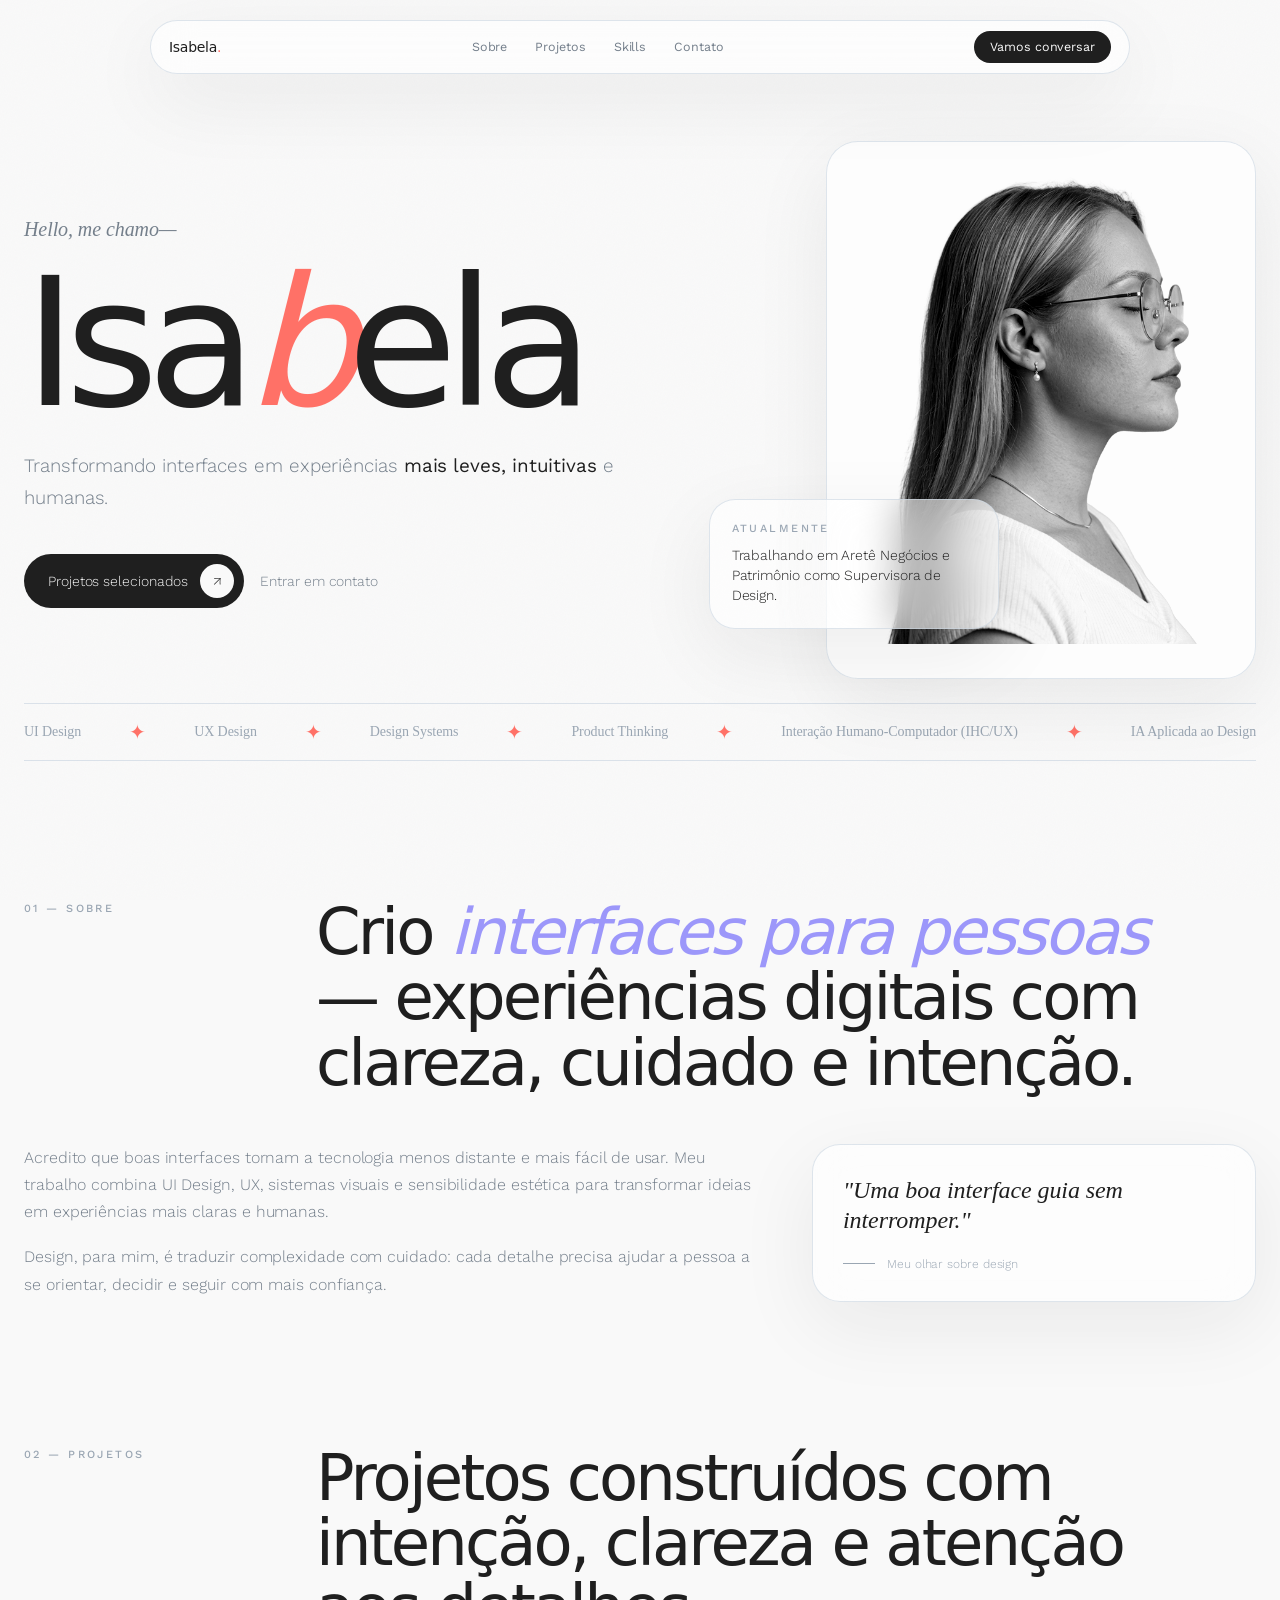
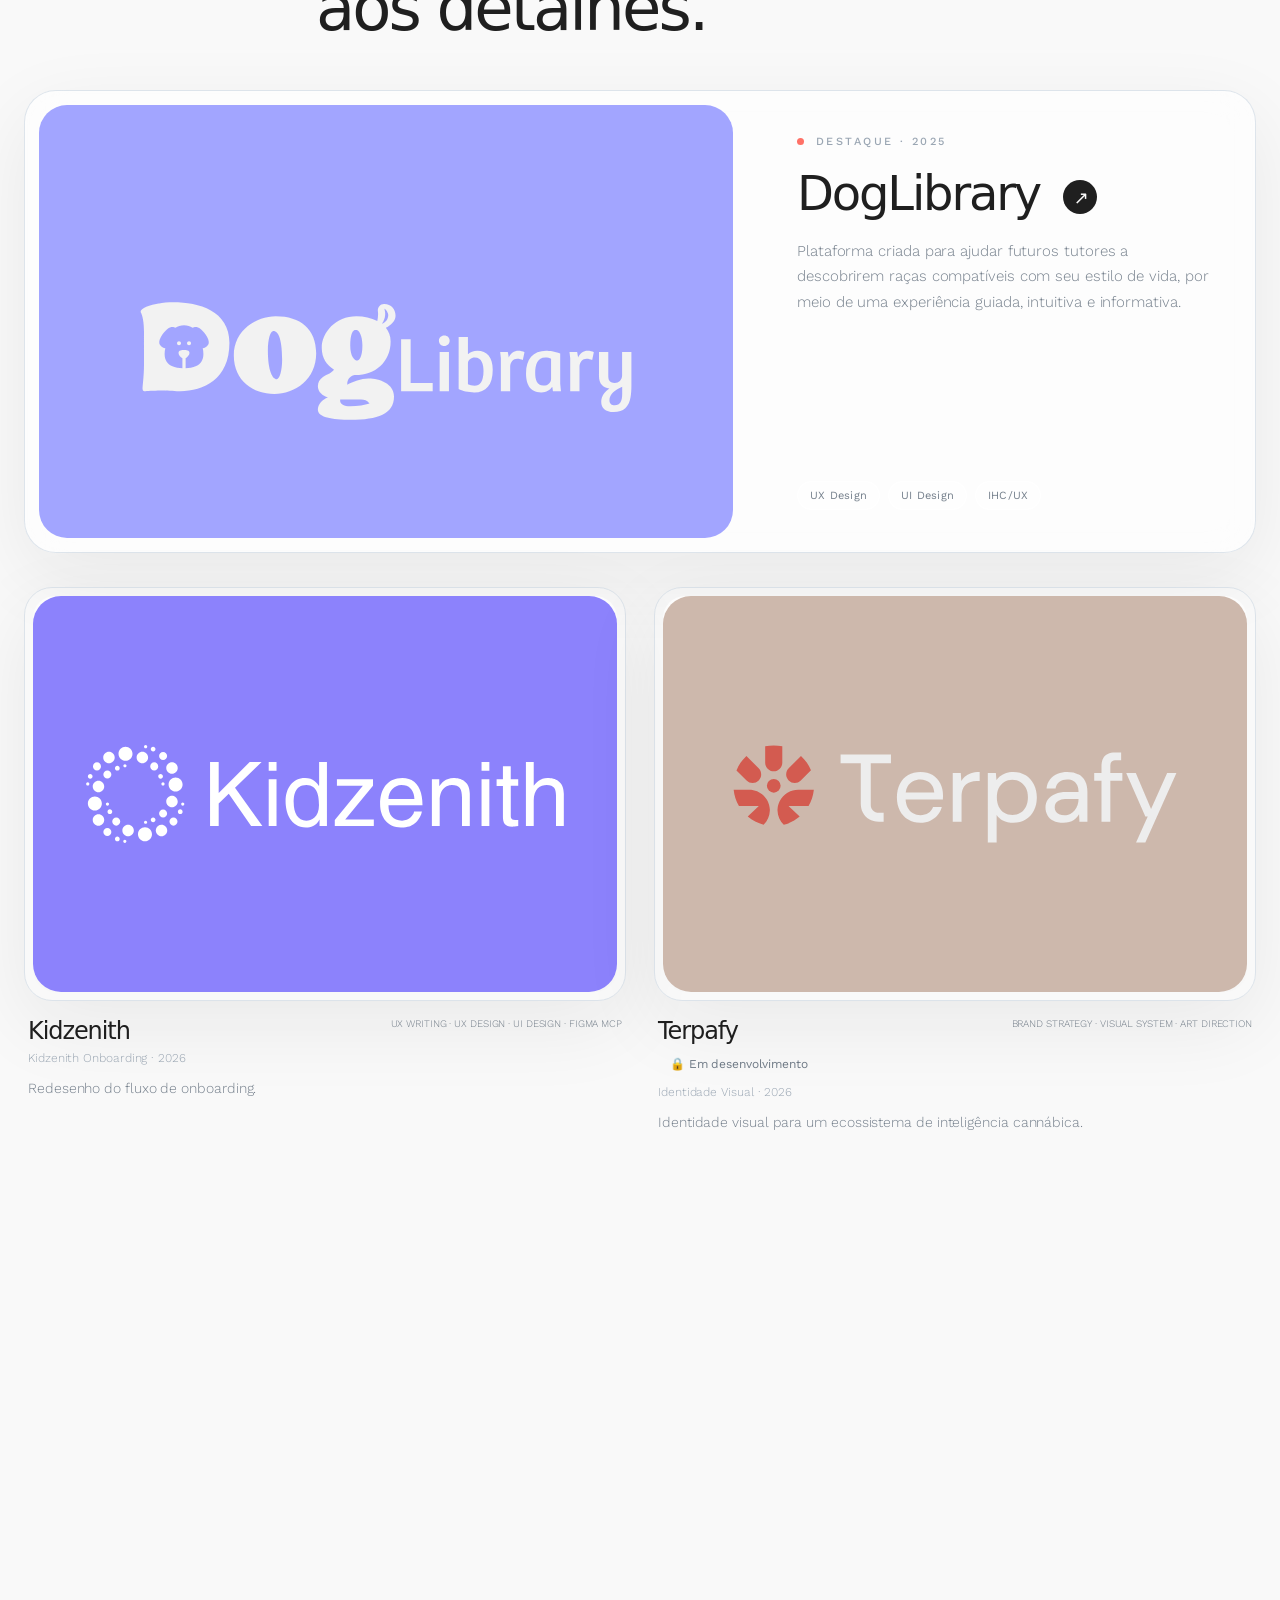
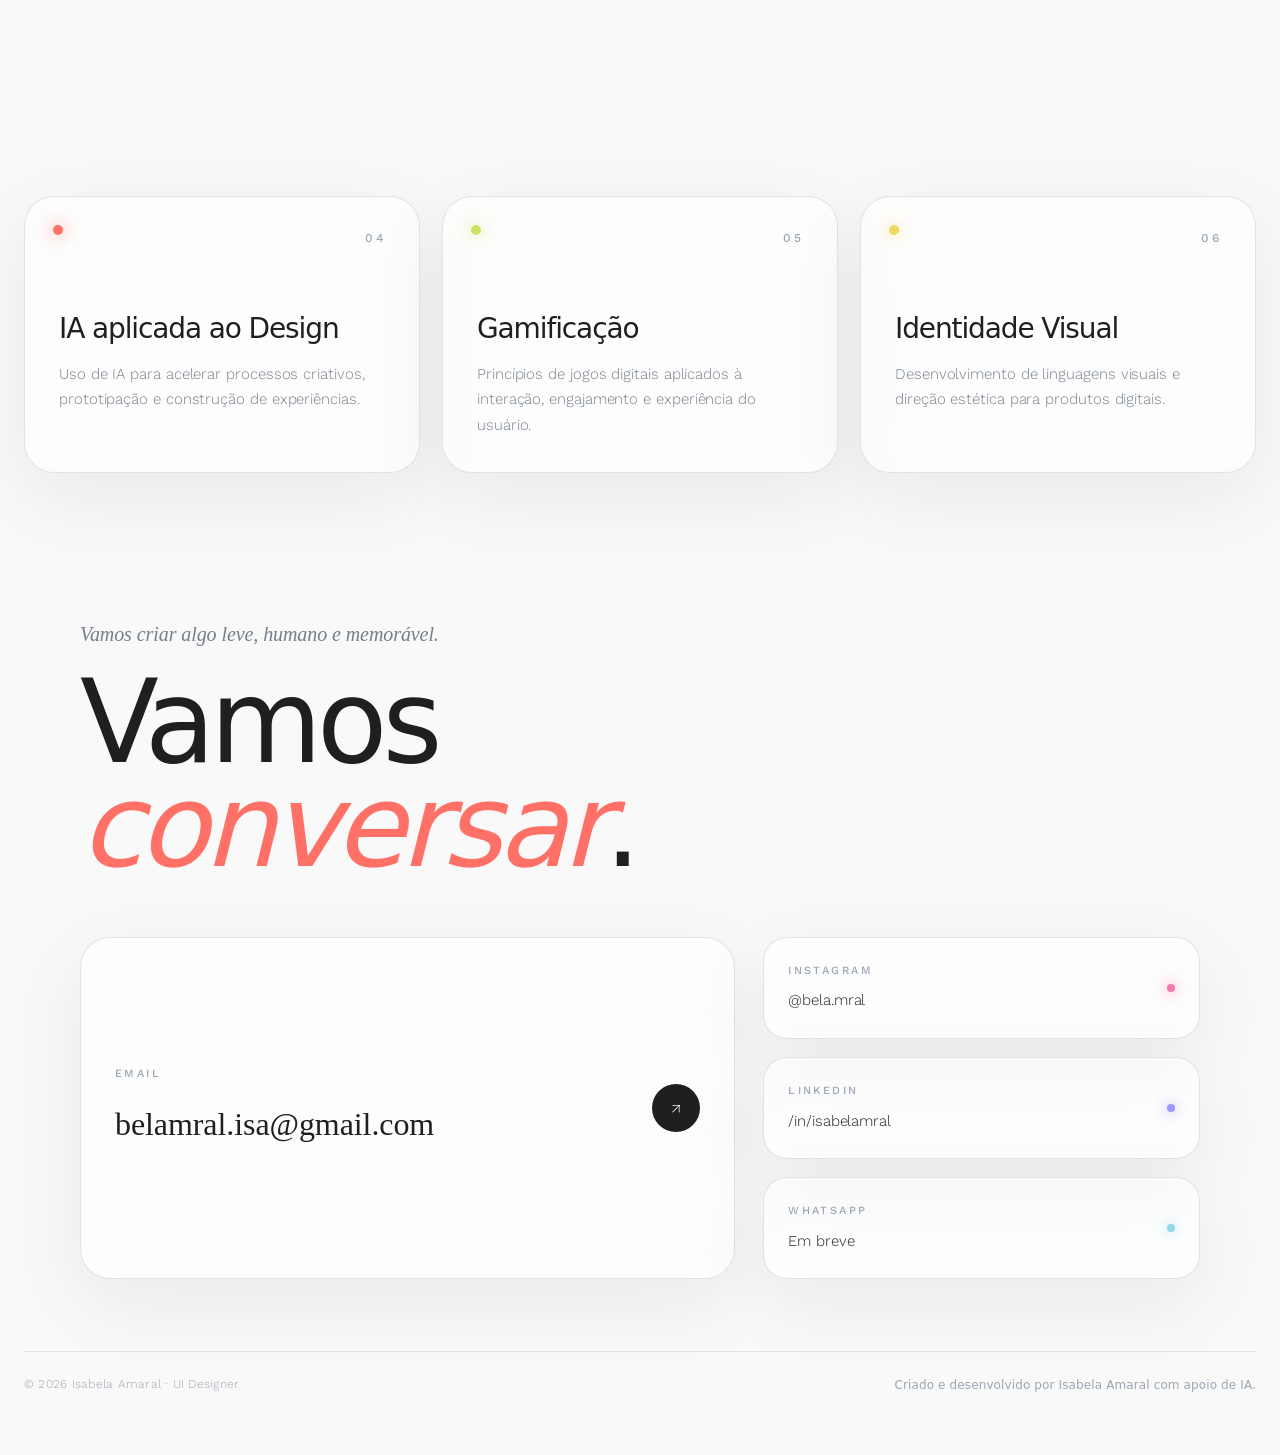
<file: index.html>
<!DOCTYPE html>

<html lang="pt-BR">
<head>
<meta charset="utf-8"/>
<meta content="width=device-width, initial-scale=1.0" name="viewport"/>
<title>Isabela Amaral — UI Designer</title>
<meta content="Portfólio de Isabela Amaral, UI Designer." name="description"/>
<link href="https://api.fontshare.com" rel="preconnect"/>
<link href="https://fonts.googleapis.com" rel="preconnect"/>
<link crossorigin="" href="https://fonts.gstatic.com" rel="preconnect"/>
<link href="https://api.fontshare.com/v2/css?f[]=satoshi@400,500,700,900&amp;display=swap" rel="stylesheet"/>
<link href="https://fonts.googleapis.com/css2?family=Work+Sans:wght@300;400;500;600&amp;display=swap" rel="stylesheet"/>
<style>
    :root{
      --pink:#F37AB0;
      --coral:#FF7167;
      --purple:#9C97FA;
      --sky:#91D8E5;
      --lime:#CDE162;
      --yellow:#F2D75F;
      --ink:#1F1F1F;
      --ink-soft:#747F8B;
      --ink-muted:#9AA6B3;
      --hairline:#CAD5E1;
      --paper:#F9F9F9;
      --glass:rgba(255,255,255,.58);
      --shadow:0 24px 70px rgba(31,31,31,.07), inset 0 1px 0 rgba(255,255,255,.85);
      --ease:cubic-bezier(.22,1,.36,1);
    }

    *{box-sizing:border-box;margin:0;padding:0}
    html{scroll-behavior:smooth}
    body{
      background:var(--paper);
      color:var(--ink);
      font-family:"Work Sans", system-ui, sans-serif;
      font-weight:300;
      letter-spacing:-.005em;
      -webkit-font-smoothing:antialiased;
      overflow-x:hidden;
    }
    a{color:inherit;text-decoration:none}
    img,video{display:block;max-width:100%}

    body::before{
      content:"";
      position:fixed;
      inset:0;
      pointer-events:none;
      z-index:-2;
      background:var(--paper);
    }
    body::after{
      content:"";
      position:fixed;
      inset:0;
      pointer-events:none;
      z-index:-1;
      opacity:.025;
      background-image:url("data:image/svg+xml;utf8,<svg xmlns='http://www.w3.org/2000/svg' width='160' height='160'><filter id='n'><feTurbulence type='fractalNoise' baseFrequency='.9' numOctaves='2' stitchTiles='stitch'/></filter><rect width='100%25' height='100%25' filter='url(%23n)'/></svg>");
    }

    .container{width:min(100% - 48px, 1240px);margin-inline:auto}
    .font-display{font-family:"Satoshi", system-ui, sans-serif}
    .glass{
      background:var(--glass);
      border:1px solid rgba(255,255,255,.78);
      backdrop-filter:blur(22px) saturate(135%);
      -webkit-backdrop-filter:blur(22px) saturate(135%);
      box-shadow:var(--shadow);
    }
    .section{padding:88px 0}
    .section-head{display:grid;grid-template-columns:260px 1fr;gap:32px;margin-bottom:48px}
    .kicker{font-size:11px;text-transform:uppercase;letter-spacing:.22em;color:var(--ink-muted);font-weight:500}
    h1,h2,h3{font-family:"Satoshi", system-ui, sans-serif;font-weight:500;color:var(--ink);letter-spacing:-.045em}
    h2{font-size:clamp(2.2rem, 5vw, 4.4rem);line-height:1.02;max-width:900px}
    p{line-height:1.7;color:var(--ink-soft)}

    .nav-wrap{position:fixed;top:20px;left:50%;transform:translateX(-50%);z-index:20;width:min(100% - 32px, 980px)}
    nav{height:54px;border-radius:999px;display:flex;align-items:center;justify-content:space-between;gap:24px;padding:0 18px}
    .brand{font-family:"Satoshi";font-size:14px;font-weight:500;letter-spacing:-.02em}
    .brand span{color:var(--coral)}
    .nav-links{display:flex;gap:28px;list-style:none;font-size:12.5px;color:var(--ink-soft)}
    .nav-links a{transition:.3s var(--ease)}
    .nav-links a:hover{color:var(--ink)}
    .nav-cta{font-size:12.5px;padding:8px 16px;background:var(--ink);color:var(--paper);border-radius:999px;transition:.3s var(--ease)}
    .nav-cta:hover{transform:translateY(-2px)}

    .hero{min-height:92svh;padding:130px 0 56px;display:flex;align-items:center}
    .hero-grid{display:grid;grid-template-columns:1.1fr .9fr;gap:60px;align-items:center}
    .hello{font-family:"Satoshi";font-style:italic;color:var(--ink-soft);font-size:clamp(1rem, 2vw, 1.25rem);margin-bottom:20px}
    h1{font-size:clamp(4.8rem, 14vw, 13rem);line-height:.86;letter-spacing:-.065em}
    h1 .accent{font-style:italic;font-weight:300;color:var(--coral)}
    .hero-copy{max-width:600px;margin-top:30px;font-size:clamp(1.05rem, 2vw, 1.18rem)}
    .hero-copy strong{color:var(--ink);font-weight:400}
    .hero-actions{display:flex;gap:16px;align-items:center;margin-top:40px;flex-wrap:wrap}
    .primary-btn{display:inline-flex;align-items:center;gap:12px;background:var(--ink);color:var(--paper);border-radius:999px;padding:10px 10px 10px 24px;font-size:14px;transition:.45s var(--ease)}
    .primary-btn:hover{transform:translateY(-3px)}
    .primary-btn span{height:34px;width:34px;display:grid;place-items:center;border-radius:50%;background:var(--paper);color:var(--ink);transition:.45s var(--ease)}
    .primary-btn:hover span{transform:rotate(45deg)}
    .text-link{font-size:14px;color:var(--ink-soft);text-decoration:underline;text-underline-offset:8px;text-decoration-color:transparent;transition:.3s var(--ease)}
    .text-link:hover{color:var(--ink);text-decoration-color:var(--ink)}
    .portrait-area{position:relative;min-height:520px}
    .portrait-card{width:min(88%,430px);margin-left:auto;aspect-ratio:4/5;border-radius:32px;overflow:hidden;display:flex;align-items:end;justify-content:center;background:rgba(255,255,255,.7)}
    .portrait-card img{width:100%;height:100%;object-fit:contain;filter:grayscale(1) contrast(1.05)}
    .current-card{position:absolute;left:-20px;bottom:50px;width:min(290px, 82vw);border-radius:26px;padding:22px}
    .current-card .kicker{display:block;margin-bottom:10px}
    .current-card p{font-size:14px;line-height:1.45;color:var(--ink)}

    .marquee{overflow:hidden;border-block:1px solid rgba(202,213,225,.65);padding:18px 0;margin-top:24px}
    .marquee-track{display:flex;width:max-content;gap:48px;animation:marquee 32s linear infinite;color:var(--ink-muted);font-family:"Satoshi";font-size:14px;white-space:nowrap}
    .marquee-group{display:flex;gap:48px}
    .marquee-item{display:flex;align-items:center;gap:48px}
    .star{color:var(--coral);font-size:20px;line-height:1}
    @keyframes marquee{from{transform:translateX(0)}to{transform:translateX(-50%)}}

    .about-grid{display:grid;grid-template-columns:1.25fr .75fr;gap:48px;margin-top:36px;align-items:start}
    .quote{border-radius:28px;padding:30px}
    .quote p{font-family:"Satoshi";font-style:italic;font-size:24px;line-height:1.25;color:var(--ink)}
    .quote small{display:flex;gap:12px;align-items:center;margin-top:22px;color:var(--ink-muted);font-size:12px}
    .quote small::before{content:"";width:32px;height:1px;background:var(--ink-muted)}

    .featured-card{border-radius:32px;overflow:hidden;padding:14px;margin-bottom:34px}
    .featured-grid{display:grid;grid-template-columns:1.05fr .95fr;gap:26px;align-items:stretch}
    .featured-media{border-radius:26px;overflow:hidden;aspect-ratio:16/10;background:#fff}
    .featured-media img{width:100%;height:100%;object-fit:cover;object-position:center 35%}
    .featured-content{padding:34px 28px;display:flex;flex-direction:column;justify-content:space-between;min-height:360px}
    .project-dot{width:7px;height:7px;border-radius:50%;display:inline-block;margin-right:12px;background:var(--coral)}
    .project-title{font-size:clamp(2rem,4vw,3rem);line-height:.95;margin-top:20px}
    .project-desc{font-size:15px;max-width:460px;margin-top:22px}
    .tags{display:flex;gap:8px;flex-wrap:wrap;margin-top:30px}
    .tag{font-size:11px;color:var(--ink-soft);padding:7px 12px;border-radius:999px;background:rgba(255,255,255,.55);border:1px solid rgba(255,255,255,.8)}

    .project-grid{display:grid;grid-template-columns:1fr 1fr;gap:28px;align-items:start}
    .project-card{height:100%}
    .project-media{border-radius:28px;overflow:hidden;padding:8px;aspect-ratio:16/11}
    .project-media-inner{width:100%;height:100%;border-radius:22px;overflow:hidden;background:#fff}
    .project-media img,.project-media video{width:100%;height:100%;object-fit:cover;transition:1.2s var(--ease)}
    .project-card:hover .project-media img,.project-card:hover .project-media video{transform:scale(1.035)}
    .project-meta{display:flex;justify-content:space-between;gap:18px;margin-top:18px;padding:0 4px}
    .project-meta h3{font-size:24px;line-height:1}
    .project-meta small{display:block;margin-top:8px;color:var(--ink-muted);font-size:12px}
    .project-label{text-transform:uppercase;letter-spacing:.16em;font-size:11px;color:var(--ink-soft);text-align:right}
    .project-card-desc{font-size:14px;margin-top:12px;padding:0 4px;max-width:520px}

    .skills-grid{display:grid;grid-template-columns:repeat(3,1fr);gap:22px}
    .skill-card{position:relative;border-radius:30px;padding:34px;min-height:250px;transition:.45s var(--ease)}
    .skill-card:hover{transform:translateY(-4px)}
    .skill-dot{position:absolute;top:28px;left:28px;width:10px;height:10px;border-radius:50%;box-shadow:0 0 18px currentColor}
    .skill-number{display:block;text-align:right;font-size:12px;letter-spacing:.2em;color:var(--ink-muted);font-weight:500}
    .skill-card h3{font-size:28px;line-height:1.02;margin-top:70px;letter-spacing:-.04em}
    .skill-card p{font-size:15px;margin-top:18px}

    .contact{padding-bottom:120px}
    .contact-title{font-size:clamp(3.5rem,9vw,8rem);line-height:.9;margin-top:20px}
    .contact-title em{font-weight:300;color:var(--coral)}
    .contact-grid{display:grid;grid-template-columns:1.2fr .8fr;gap:28px;margin-top:58px;align-items:stretch}
    .email-card{border-radius:30px;padding:34px;display:flex;justify-content:space-between;align-items:center;min-height:250px;transition:.45s var(--ease)}
    .email-card:hover,.social-card:hover{transform:translateY(-4px)}
    .email-card p:last-child{font-family:"Satoshi";font-size:clamp(1.5rem,3vw,2rem);color:var(--ink);margin-top:14px}
    .arrow{height:48px;width:48px;border-radius:50%;background:var(--ink);color:var(--paper);display:grid;place-items:center;transition:.45s var(--ease);flex-shrink:0}
    .email-card:hover .arrow{transform:rotate(45deg)}
    .social-list{display:grid;gap:18px}
    .social-card{border-radius:24px;padding:24px;display:flex;justify-content:space-between;align-items:center;min-height:96px;transition:.45s var(--ease)}
    .social-card p:last-child{margin-top:8px;color:var(--ink);font-size:15px}
    .social-dot{width:8px;height:8px;border-radius:50%;box-shadow:0 0 14px currentColor;flex-shrink:0}

    footer{border-top:1px solid rgba(202,213,225,.65);padding:32px 0;color:var(--ink-muted);font-size:12px}
    .footer-inner{display:flex;justify-content:space-between;gap:20px;flex-wrap:wrap}
    .footer-inner em{font-family:"Satoshi"}

    .reveal{opacity:0;transform:translateY(22px);filter:blur(8px);transition:opacity 1s var(--ease),transform 1s var(--ease),filter 1s var(--ease)}
    .reveal.in{opacity:1;transform:none;filter:blur(0)}
    @keyframes float{0%,100%{transform:translateY(0)}50%{transform:translateY(-12px)}}
    .float{animation:float 8s var(--ease) infinite}

    @media (max-width:920px){
      .nav-links{display:none}
      .hero-grid,.featured-grid,.about-grid,.contact-grid{grid-template-columns:1fr}
      .portrait-area{order:-1;min-height:auto}
      .portrait-card{margin-inline:auto;width:min(88%,360px)}
      .current-card{position:relative;left:auto;bottom:auto;margin:18px auto 0;width:min(360px,100%)}
      .section-head{grid-template-columns:1fr;margin-bottom:34px}
      .project-grid,.skills-grid{grid-template-columns:1fr}
      .featured-content{min-height:auto;padding:24px 10px}
      .section{padding:64px 0}
      .hero{padding-top:112px}
      .email-card{min-height:180px}
    }
  .project-arrow{display:inline-flex;align-items:center;justify-content:center;width:34px;height:34px;margin-left:10px;border-radius:50%;background:var(--ink);color:var(--paper);font-size:18px;vertical-align:middle;transition:.35s var(--ease)}.featured-card:hover .project-arrow{transform:rotate(45deg) translateY(-2px)}
</style>

<style id="project-section-hard-fix">
#work{
  display:block !important;
  overflow:visible !important;
}

#work .container{
  width:min(1240px, calc(100% - 48px));
  margin-inline:auto;
}

#work .project-link-card{
  display:block !important;
  color:inherit !important;
  text-decoration:none !important;
  cursor:pointer !important;
}

#work .featured-card{
  display:block !important;
  width:100% !important;
  margin-top:34px !important;
  margin-bottom:34px !important;
  overflow:hidden !important;
}

#work .featured-grid{
  display:grid !important;
  grid-template-columns:1.25fr .85fr !important;
  gap:36px !important;
  align-items:stretch !important;
}

#work .featured-media{
  min-height:420px !important;
  max-height:560px !important;
  overflow:hidden !important;
  border-radius:28px !important;
}

#work .featured-media img{
  width:100% !important;
  height:100% !important;
  object-fit:cover !important;
  display:block !important;
}

#work .featured-content{
  min-height:420px !important;
  display:flex !important;
  flex-direction:column !important;
  justify-content:space-between !important;
  padding:28px !important;
}

#work .project-grid{
  display:grid !important;
  grid-template-columns:repeat(2, minmax(0, 1fr)) !important;
  gap:28px !important;
  align-items:start !important;
}

#work .project-card{
  display:block !important;
  width:100% !important;
  height:auto !important;
  min-height:0 !important;
  overflow:visible !important;
}

#work .project-media{
  width:100% !important;
  aspect-ratio:16/11 !important;
  max-height:none !important;
  overflow:hidden !important;
  border-radius:28px !important;
  padding:8px !important;
}

#work .project-media-inner{
  width:100% !important;
  height:100% !important;
  border-radius:22px !important;
  overflow:hidden !important;
}

#work .project-media img,
#work .project-media video{
  width:100% !important;
  height:100% !important;
  object-fit:cover !important;
  display:block !important;
}

#work .project-link-card:hover img,
#work .project-card:hover img{
  transform:scale(1.025);
}

#work .project-media img{
  transition:transform .9s cubic-bezier(.22,1,.36,1);
}

#work .project-arrow{
  display:inline-flex !important;
  align-items:center !important;
  justify-content:center !important;
  width:34px !important;
  height:34px !important;
  margin-left:10px !important;
  border-radius:50% !important;
  background:var(--ink) !important;
  color:var(--paper) !important;
  font-size:18px !important;
  vertical-align:middle !important;
  transition:transform .35s cubic-bezier(.22,1,.36,1) !important;
}

#work .project-link-card:hover .project-arrow{
  transform:translate(4px,-4px) rotate(8deg) !important;
}

#work .project-label{
  max-width:270px;
}

@media(max-width:900px){
  #work .featured-grid,
  #work .project-grid{
    grid-template-columns:1fr !important;
  }

  #work .featured-media,
  #work .featured-content{
    min-height:auto !important;
  }
}
</style>
<style id="portfolio-animation-performance-fix">
  html{ scroll-behavior:smooth; }

  .reveal,
  .parallax-card,
  .phone-main,
  .dog-hero-phone.main,
  .dog-screen-main,
  .gallery-frame,
  .dog-gallery-frame,
  .project-card,
  .featured-card,
  .glass{
    backface-visibility:hidden;
    transform:translateZ(0);
  }

  .reveal{ will-change:opacity, transform; }
  .reveal.visible{ will-change:auto; }

  .phone-main,
  .dog-hero-phone.main,
  .dog-screen-main,
  .gallery-frame,
  .dog-gallery-frame{
    will-change:transform, opacity;
  }

  .ambient::before,
  .ambient::after,
  .liquid,
  .orb,
  .glow,
  .blob{
    will-change:transform;
  }

  .gallery-ghost,
  .dog-gallery-ghost,
  .phone-orbit,
  .dog-screen-ghost,
  .dog-hero-phone.ghost{
    transform:translateZ(0);
    will-change:transform, opacity;
  }

  @media(max-width:760px){
    .gallery-ghost,
    .dog-gallery-ghost,
    .phone-orbit,
    .dog-screen-ghost,
    .dog-hero-phone.ghost{
      filter:blur(1.5px) !important;
    }
  }

  @media(prefers-reduced-motion: reduce){
    *,
    *::before,
    *::after{
      animation-duration:.001ms !important;
      animation-iteration-count:1 !important;
      scroll-behavior:auto !important;
      transition-duration:.001ms !important;
    }
  }
</style>


<style id="terpafy-home-link-style">
  #work .terpafy-link{
    display:block !important;
    color:inherit !important;
    text-decoration:none !important;
    cursor:pointer !important;
  }
  #work .terpafy-link:hover{
    text-decoration:none !important;
  }
</style>

















<style id="portfolio-final-clean-standard">
  /* Header padrão: apenas Isabela. sem ícone */
  nav .brand,
  .nav .brand{
    display:inline-flex !important;
    align-items:center !important;
    gap:0 !important;
    font-family:"Satoshi","Work Sans",system-ui,sans-serif !important;
    font-size:14px !important;
    line-height:1 !important;
    font-weight:500 !important;
    letter-spacing:-0.02em !important;
    color:#1F1F1F !important;
    text-decoration:none !important;
    white-space:nowrap !important;
  }

  nav .brand::after,
  .nav .brand::after{
    content:none !important;
  }

  nav .brand .brand-period,
  .nav .brand .brand-period{
    color:#FF7167 !important;
  }

  nav .brand-mark,
  nav .brand-icon,
  nav .brand-dot,
  .nav .brand-mark,
  .nav .brand-icon,
  .nav .brand-dot{
    display:none !important;
  }

  /* Títulos menores apenas nas páginas internas */
  body:not(.home-page) .hero h1{
    font-size:clamp(34px, 4vw, 56px) !important;
    line-height:1.07 !important;
    letter-spacing:-0.052em !important;
    max-width:720px !important;
  }

  body:not(.home-page) .hero-lead{
    font-size:15.5px !important;
    line-height:1.68 !important;
    max-width:620px !important;
  }

  body:not(.home-page) .section-title,
  body:not(.home-page) .section-head h2,
  body:not(.home-page) .closing-card h2{
    font-size:clamp(30px, 3.25vw, 46px) !important;
    line-height:1.1 !important;
    letter-spacing:-0.052em !important;
  }

  body:not(.home-page) .section-copy{
    font-size:15.5px !important;
    line-height:1.68 !important;
  }

  body:not(.home-page) .hero{
    min-height:auto !important;
    padding-top:118px !important;
    padding-bottom:70px !important;
  }

  body:not(.home-page) .hero-grid{
    gap:34px !important;
    align-items:center !important;
  }

  /* Hero Mockup Stage proporcional aos textos das páginas internas */
  body:not(.home-page) .mockup-stage,
  body:not(.home-page) .dog-hero-stage,
  body:not(.home-page) .dog-screen-stage,
  body:not(.home-page) .terpafy-stage{
    min-height:430px !important;
    max-height:520px !important;
  }

  /* Kidzenith */
  body:not(.home-page) .phone-main,
  body:not(.home-page) .mockup-stage .phone-main{
    width:min(300px, 38vw) !important;
    max-height:500px !important;
  }

  body:not(.home-page) .phone-orbit,
  body:not(.home-page) .mockup-stage .phone-orbit{
    width:min(235px, 30vw) !important;
    opacity:.30 !important;
    filter:blur(2px) !important;
  }

  /* DogLibrary */
  body:not(.home-page) .dog-hero-phone.main,
  body:not(.home-page) .dog-screen-main{
    width:min(360px, 42vw) !important;
    max-height:500px !important;
  }

  body:not(.home-page) .dog-hero-phone.ghost,
  body:not(.home-page) .dog-screen-ghost{
    width:min(285px, 32vw) !important;
    opacity:.30 !important;
    filter:blur(2px) !important;
  }

  body:not(.home-page) .dog-hero-phone.ghost.left,
  body:not(.home-page) .dog-screen-ghost.left{
    transform:translateX(-150px) scale(.74) rotate(-6deg) !important;
  }

  body:not(.home-page) .dog-hero-phone.ghost.right,
  body:not(.home-page) .dog-screen-ghost.right{
    transform:translateX(150px) scale(.74) rotate(6deg) !important;
  }

  /* Terpafy */
  body:not(.home-page) .terpafy-stage .stage-card.main{
    width:min(500px, 46vw) !important;
  }

  body:not(.home-page) .terpafy-stage .stage-card.ghost{
    width:min(360px, 34vw) !important;
    opacity:.30 !important;
    filter:blur(2px) !important;
  }

  body:not(.home-page) .terpafy-stage .stage-card.ghost.left{
    transform:translateX(-150px) scale(.78) rotate(-6deg) !important;
  }

  body:not(.home-page) .terpafy-stage .stage-card.ghost.right{
    transform:translateX(150px) scale(.78) rotate(6deg) !important;
  }

  /* Performance leve */
  .reveal,
  .phone-main,
  .dog-hero-phone.main,
  .dog-screen-main,
  .terpafy-stage .stage-card.main,
  .gallery-frame,
  .dog-gallery-frame{
    backface-visibility:hidden;
    transform:translateZ(0);
  }

  img{
    user-select:none;
  }

  @media(max-width:1280px){
    body:not(.home-page) .hero h1{
      font-size:clamp(32px, 3.7vw, 48px) !important;
    }

    body:not(.home-page) .hero-grid{
      gap:28px !important;
    }

    body:not(.home-page) .mockup-stage,
    body:not(.home-page) .dog-hero-stage,
    body:not(.home-page) .dog-screen-stage,
    body:not(.home-page) .terpafy-stage{
      min-height:390px !important;
      max-height:470px !important;
    }

    body:not(.home-page) .terpafy-stage .stage-card.main{
      width:min(440px, 45vw) !important;
    }

    body:not(.home-page) .dog-hero-phone.main,
    body:not(.home-page) .dog-screen-main{
      width:min(330px, 40vw) !important;
    }

    body:not(.home-page) .phone-main{
      width:min(280px, 36vw) !important;
    }
  }

  @media(max-width:980px){
    body:not(.home-page) .hero-grid{
      grid-template-columns:1fr !important;
    }

    body:not(.home-page) .mockup-stage,
    body:not(.home-page) .dog-hero-stage,
    body:not(.home-page) .dog-screen-stage,
    body:not(.home-page) .terpafy-stage{
      min-height:420px !important;
      max-height:none !important;
    }

    body:not(.home-page) .phone-main,
    body:not(.home-page) .dog-hero-phone.main,
    body:not(.home-page) .dog-screen-main,
    body:not(.home-page) .terpafy-stage .stage-card.main{
      width:min(100%, 360px) !important;
    }
  }

  @media(max-width:640px){
    body:not(.home-page) .hero h1{
      font-size:clamp(30px, 8vw, 42px) !important;
    }

    body:not(.home-page) .mockup-stage,
    body:not(.home-page) .dog-hero-stage,
    body:not(.home-page) .dog-screen-stage,
    body:not(.home-page) .terpafy-stage{
      min-height:360px !important;
    }

    body:not(.home-page) .phone-orbit,
    body:not(.home-page) .dog-hero-phone.ghost,
    body:not(.home-page) .dog-screen-ghost,
    body:not(.home-page) .terpafy-stage .stage-card.ghost{
      display:none !important;
    }
  }
</style>


<style id="arete-current-card-link-fix">
  .arete-current-link{
    display:block;
    color:inherit;
    text-decoration:none;
    cursor:pointer;
  }

  .arete-current-link > *{
    transition:transform .35s ease, box-shadow .35s ease, border-color .35s ease;
  }

  .arete-current-link:hover > *{
    transform:translateY(-3px);
  }

  .arete-current-link:focus-visible{
    outline:2px solid #FF7167;
    outline-offset:6px;
    border-radius:28px;
  }
</style>

<link rel="stylesheet" href="assets/css/portfolio-system.css"/>

<style id="portfolio-global-refactor-final">
  :root{
    --page-max: 1120px;
    --page-gutter: clamp(20px, 4vw, 56px);
    --soft-border: rgba(202,213,225,.62);
    --soft-shadow: 0 24px 80px rgba(31,31,31,.07);
    --brand-accent: #FF7167;
  }

  html{
    scroll-behavior:smooth;
    overflow-x:hidden;
  }

  body{
    overflow-x:hidden;
    text-rendering:optimizeLegibility;
    -webkit-font-smoothing:antialiased;
  }

  .container{
    width:min(var(--page-max), calc(100% - var(--page-gutter))) !important;
    margin-inline:auto !important;
  }

  /* Header padrão do portfólio */
  .brand,
  nav .brand,
  .nav .brand{
    display:inline-flex !important;
    align-items:center !important;
    gap:0 !important;
    font-size:14px !important;
    line-height:1 !important;
    font-weight:500 !important;
    letter-spacing:-.02em !important;
    color:#1F1F1F !important;
    text-decoration:none !important;
    white-space:nowrap !important;
  }

  .brand::before,
  .brand::after,
  nav .brand::before,
  nav .brand::after,
  .nav .brand::before,
  .nav .brand::after{
    content:none !important;
    display:none !important;
  }

  .brand-mark,
  .brand-icon,
  .brand-dot{
    display:none !important;
  }

  .brand-period{
    color:var(--brand-accent) !important;
  }

  /* Ritmo geral */
  section{
    scroll-margin-top:96px;
  }

  body:not(.home-page) .hero,
  body:not(.home-page) .case-hero{
    min-height:auto !important;
    padding-top:clamp(108px, 10vw, 132px) !important;
    padding-bottom:clamp(48px, 6vw, 72px) !important;
  }

  body:not(.home-page) .hero h1,
  body:not(.home-page) .case-hero h1{
    font-size:clamp(34px, 4.2vw, 58px) !important;
    line-height:1.06 !important;
    letter-spacing:-.052em !important;
    max-width:760px !important;
  }

  body:not(.home-page) .hero-lead,
  body:not(.home-page) .case-lead{
    font-size:clamp(14px, 1.15vw, 16px) !important;
    line-height:1.72 !important;
    max-width:640px !important;
  }

  body:not(.home-page) .section{
    padding-top:clamp(58px, 6vw, 78px) !important;
    padding-bottom:clamp(58px, 6vw, 78px) !important;
  }

  body:not(.home-page) .section-grid{
    grid-template-columns:minmax(230px,.34fr) minmax(0,.66fr) !important;
    gap:clamp(26px, 4vw, 46px) !important;
    align-items:start !important;
    max-width:var(--page-max) !important;
    margin-inline:auto !important;
  }

  body:not(.home-page) .section-title,
  body:not(.home-page) .section-head h2,
  body:not(.home-page) .closing-card h2,
  body:not(.home-page) .final-card h2{
    font-size:clamp(30px, 3.4vw, 48px) !important;
    line-height:1.09 !important;
    letter-spacing:-.052em !important;
  }

  body:not(.home-page) .section-copy,
  body:not(.home-page) .content-card p,
  body:not(.home-page) .closing-card p,
  body:not(.home-page) .final-card p{
    font-size:clamp(14px, 1.08vw, 15.5px) !important;
    line-height:1.72 !important;
  }

  .glass,
  .content-card,
  .final-card,
  .closing-card,
  .social-card,
  .project-card{
    border-color:var(--soft-border) !important;
    box-shadow:var(--soft-shadow) !important;
  }

  img, video{
    max-width:100%;
  }

  img{
    user-select:none;
  }

  a{
    -webkit-tap-highlight-color: transparent;
  }

  a:focus-visible,
  button:focus-visible{
    outline:2px solid var(--brand-accent);
    outline-offset:5px;
  }

  /* Rodapé padrão */
  footer,
  .footer{
    border-top:0 !important;
    padding:0 0 clamp(38px, 5vw, 60px) !important;
    color:var(--ink-muted, #7A8594) !important;
  }

  .footer-inner{
    width:min(var(--page-max), calc(100% - var(--page-gutter))) !important;
    margin-inline:auto !important;
    border-top:1px solid var(--soft-border) !important;
    padding-top:22px !important;
    display:flex !important;
    justify-content:space-between !important;
    align-items:center !important;
    gap:18px !important;
    flex-wrap:wrap !important;
    font-size:13px !important;
    line-height:1.5 !important;
  }

  .footer-inner a,
  .footer-inner em{
    color:inherit !important;
    text-decoration:none !important;
    font-style:normal !important;
  }

  .footer-inner a:hover{
    color:var(--brand-accent) !important;
  }

  /* Animação e performance */
  .reveal,
  .project-card,
  .glass,
  .phone-main,
  .dog-screen-main,
  .gallery-frame,
  .dog-gallery-frame{
    backface-visibility:hidden;
    transform:translateZ(0);
  }

  @media (prefers-reduced-motion: reduce){
    *,
    *::before,
    *::after{
      animation-duration:.001ms !important;
      animation-iteration-count:1 !important;
      scroll-behavior:auto !important;
      transition-duration:.001ms !important;
    }
  }

  @media (max-width:1080px){
    body:not(.home-page) .hero-grid,
    body:not(.home-page) .section-grid{
      grid-template-columns:1fr !important;
    }
  }

  @media (max-width:720px){
    .container,
    .footer-inner{
      width:min(100% - 32px, var(--page-max)) !important;
    }

    .footer-inner{
      align-items:flex-start !important;
      flex-direction:column !important;
    }
  }
</style>


<style id="portfolio-nav-layout-final-standard">
  :root{
    --page-max:1240px;
    --page-gutter:48px;
    --nav-width:980px;
    --nav-height:54px;
    --nav-top:20px;
    --nav-radius:999px;
    --nav-gap:28px;
    --brand-accent:#FF7167;
  }

  .container{
    width:min(100% - var(--page-gutter), var(--page-max)) !important;
    margin-inline:auto !important;
  }

  /* Header único em todas as páginas, seguindo o padrão da home */
  .nav-wrap,
  header.nav-wrap{
    position:fixed !important;
    top:var(--nav-top) !important;
    left:50% !important;
    transform:translateX(-50%) !important;
    z-index:1000 !important;
    width:min(100% - 32px, var(--nav-width)) !important;
    margin:0 !important;
    padding:0 !important;
  }

  .nav-wrap nav,
  nav.nav,
  nav.glass{
    width:100% !important;
    max-width:var(--nav-width) !important;
    height:var(--nav-height) !important;
    min-height:var(--nav-height) !important;
    margin:0 auto !important;
    padding:0 18px !important;
    border-radius:var(--nav-radius) !important;
    display:flex !important;
    align-items:center !important;
    justify-content:space-between !important;
    gap:24px !important;
    position:relative !important;
    top:auto !important;
    left:auto !important;
    right:auto !important;
    transform:none !important;
    box-sizing:border-box !important;
  }

  body > nav.nav,
  body > nav.nav.glass{
    position:fixed !important;
    top:var(--nav-top) !important;
    left:50% !important;
    transform:translateX(-50%) !important;
    z-index:1000 !important;
    width:min(100% - 32px, var(--nav-width)) !important;
  }

  .brand,
  nav .brand,
  .nav .brand{
    font-family:"Satoshi", system-ui, sans-serif !important;
    font-size:14px !important;
    line-height:1 !important;
    font-weight:500 !important;
    letter-spacing:-.02em !important;
    color:var(--ink, #1F1F1F) !important;
    text-decoration:none !important;
    display:inline-flex !important;
    align-items:center !important;
    white-space:nowrap !important;
    flex:0 0 auto !important;
    gap:0 !important;
  }

  .brand span,
  .brand-period{
    color:var(--brand-accent) !important;
  }

  .brand::before,
  .brand::after,
  nav .brand::before,
  nav .brand::after,
  .brand-mark,
  .brand-icon,
  .brand-dot{
    content:none !important;
    display:none !important;
  }

  .nav-links,
  nav .nav-links,
  .nav .nav-links{
    display:flex !important;
    align-items:center !important;
    justify-content:center !important;
    gap:var(--nav-gap) !important;
    list-style:none !important;
    margin:0 !important;
    padding:0 !important;
    color:var(--ink-soft, #747F8B) !important;
    font-size:12.5px !important;
    line-height:1 !important;
    font-weight:400 !important;
    flex:0 1 auto !important;
  }

  .nav-links li{
    list-style:none !important;
    margin:0 !important;
    padding:0 !important;
  }

  .nav-links a,
  nav .nav-links a,
  .nav .nav-links a{
    color:inherit !important;
    text-decoration:none !important;
    position:relative !important;
    padding:0 !important;
    line-height:1 !important;
    transition:color .3s cubic-bezier(.22,1,.36,1) !important;
  }

  .nav-links a::before,
  .nav-links a::after,
  nav .nav-links a::before,
  nav .nav-links a::after{
    content:none !important;
    display:none !important;
  }

  .nav-links a:hover,
  nav .nav-links a:hover,
  .nav .nav-links a:hover{
    color:var(--ink, #1F1F1F) !important;
    transform:none !important;
  }

  .nav-cta,
  .back-home,
  nav .nav-cta,
  nav .back-home{
    font-family:"Work Sans", system-ui, sans-serif !important;
    font-size:12.5px !important;
    line-height:1 !important;
    font-weight:400 !important;
    padding:8px 16px !important;
    background:var(--ink, #1F1F1F) !important;
    color:var(--paper, #F9F9F9) !important;
    border-radius:999px !important;
    text-decoration:none !important;
    display:inline-flex !important;
    align-items:center !important;
    justify-content:center !important;
    min-height:32px !important;
    white-space:nowrap !important;
    transition:transform .3s cubic-bezier(.22,1,.36,1), background .3s ease !important;
    flex:0 0 auto !important;
  }

  .nav-cta:hover,
  .back-home:hover{
    transform:translateY(-2px) !important;
    color:var(--paper, #F9F9F9) !important;
  }

  /* Colunas e espaçamentos no mesmo raciocínio da home */
  body:not(.home-page) .section-grid,
  body:not(.home-page) .section-head{
    display:grid !important;
    grid-template-columns:260px minmax(0, 1fr) !important;
    gap:32px !important;
    max-width:var(--page-max) !important;
    margin-inline:auto !important;
  }

  body:not(.home-page) .section{
    padding-top:88px !important;
    padding-bottom:88px !important;
  }

  body:not(.home-page) .hero,
  body:not(.home-page) .case-hero{
    padding-top:130px !important;
    padding-bottom:58px !important;
  }

  body:not(.home-page) .hero-grid{
    max-width:var(--page-max) !important;
    margin-inline:auto !important;
  }

  /* Terpafy estava fora do padrão: força o mesmo eixo visual das demais páginas */
  body.terpafy-page .container,
  body.terpafy-page .footer-inner{
    width:min(100% - var(--page-gutter), var(--page-max)) !important;
    max-width:var(--page-max) !important;
  }

  body.terpafy-page .section-grid{
    grid-template-columns:260px minmax(0, 1fr) !important;
    gap:32px !important;
  }

  body.terpafy-page #sistema .meaning-cards,
  body.terpafy-page #cores .palette-layout,
  body.terpafy-page .empty-gallery,
  body.terpafy-page .proportion-stage{
    margin-left:auto !important;
    margin-right:auto !important;
  }

  @media(max-width:980px){
    .nav-links{
      display:none !important;
    }

    body:not(.home-page) .section-grid,
    body:not(.home-page) .section-head,
    body.terpafy-page .section-grid{
      grid-template-columns:1fr !important;
    }

    body:not(.home-page) .section{
      padding-top:68px !important;
      padding-bottom:68px !important;
    }
  }

  @media(max-width:640px){
    :root{
      --page-gutter:28px;
    }

    .nav-wrap,
    header.nav-wrap,
    body > nav.nav,
    body > nav.nav.glass{
      width:min(100% - 24px, var(--nav-width)) !important;
    }

    .nav-cta,
    .back-home{
      padding:8px 12px !important;
      font-size:12px !important;
    }
  }
</style>

<style id="portfolio-menu-home-standard-final">

:root{
  --nav-width: 980px;
  --nav-height: 54px;
  --nav-top: 20px;
  --nav-gutter: 32px;
  --nav-link-gap: 28px;
  --brand-accent:#FF7167;
}

.nav-wrap{
  position:fixed !important;
  top:var(--nav-top) !important;
  left:50% !important;
  transform:translateX(-50%) !important;
  z-index:1000 !important;
  width:min(calc(100% - var(--nav-gutter)), var(--nav-width)) !important;
  margin:0 !important;
  padding:0 !important;
}

.nav-wrap nav,
nav.glass,
nav.nav{
  width:100% !important;
  height:var(--nav-height) !important;
  min-height:var(--nav-height) !important;
  max-width:var(--nav-width) !important;
  margin:0 auto !important;
  padding:0 18px !important;
  border-radius:999px !important;
  display:flex !important;
  align-items:center !important;
  justify-content:space-between !important;
  gap:24px !important;
  box-sizing:border-box !important;
}

body > nav.glass,
body > nav.nav{
  position:fixed !important;
  top:var(--nav-top) !important;
  left:50% !important;
  transform:translateX(-50%) !important;
  z-index:1000 !important;
  width:min(calc(100% - var(--nav-gutter)), var(--nav-width)) !important;
}

.brand{
  display:inline-flex !important;
  align-items:center !important;
  gap:0 !important;
  font-family:"Satoshi","Work Sans",system-ui,sans-serif !important;
  font-size:14px !important;
  line-height:1 !important;
  font-weight:500 !important;
  letter-spacing:-.02em !important;
  color:var(--ink,#1F1F1F) !important;
  text-decoration:none !important;
  white-space:nowrap !important;
  flex:0 0 auto !important;
}

.brand::before,
.brand::after,
.brand-mark,
.brand-icon,
.brand-dot{
  display:none !important;
  content:none !important;
}

.brand-period,
.brand span{
  color:var(--brand-accent) !important;
}

.nav-links{
  display:flex !important;
  align-items:center !important;
  justify-content:center !important;
  gap:var(--nav-link-gap) !important;
  list-style:none !important;
  margin:0 !important;
  padding:0 !important;
  flex:0 1 auto !important;
}

.nav-links li{
  list-style:none !important;
  margin:0 !important;
  padding:0 !important;
}

.nav-links a{
  color:var(--ink-soft,#747F8B) !important;
  text-decoration:none !important;
  position:relative !important;
  padding:0 0 5px !important;
  font-size:12.5px !important;
  line-height:1 !important;
  font-weight:400 !important;
  transition:color .28s cubic-bezier(.22,1,.36,1) !important;
}

.nav-links a::before{
  content:"" !important;
  display:block !important;
  position:absolute !important;
  left:0 !important;
  right:0 !important;
  bottom:0 !important;
  height:1px !important;
  border-radius:999px !important;
  background:linear-gradient(90deg,#CEBCDC,#F3F0EA) !important;
  transform:scaleX(0) !important;
  transform-origin:left center !important;
  transition:transform .32s cubic-bezier(.22,1,.36,1) !important;
}

.nav-links a::after{
  content:none !important;
  display:none !important;
}

.nav-links a:hover{
  color:var(--ink,#1F1F1F) !important;
}

.nav-links a:hover::before{
  transform:scaleX(1) !important;
}

.nav-cta,
.back-home{
  font-family:"Work Sans",system-ui,sans-serif !important;
  font-size:12.5px !important;
  line-height:1 !important;
  font-weight:400 !important;
  min-height:32px !important;
  padding:8px 16px !important;
  border-radius:999px !important;
  background:var(--ink,#1F1F1F) !important;
  color:var(--paper,#F9F9F9) !important;
  text-decoration:none !important;
  display:inline-flex !important;
  align-items:center !important;
  justify-content:center !important;
  white-space:nowrap !important;
  flex:0 0 auto !important;
  transition:transform .28s cubic-bezier(.22,1,.36,1), background .28s ease !important;
}

.nav-cta:hover,
.back-home:hover{
  transform:translateY(-2px) !important;
  color:var(--paper,#F9F9F9) !important;
}

@media(max-width:900px){
  .nav-links{display:none !important;}
}

@media(max-width:640px){
  :root{--nav-gutter:24px;}
  .nav-cta,.back-home{font-size:12px !important;padding:8px 12px !important;}
}

</style>
<style id="home-project-cards-clean-fix">

/* Correção dos cards da home: remove fundo visual estranho atrás das infos */
.home-page .project-card{
  overflow:hidden !important;
  background:transparent !important;
}

.home-page .project-card::before,
.home-page .project-card::after{
  pointer-events:none !important;
}

.home-page .project-card .project-media,
.home-page .project-card .project-visual,
.home-page .project-card .project-image,
.home-page .project-card .project-cover,
.home-page .project-card figure{
  overflow:hidden !important;
  border-radius:28px !important;
  background:transparent !important;
}

.home-page .project-card img,
.home-page .project-card video{
  display:block !important;
  width:100% !important;
  height:100% !important;
  object-fit:cover !important;
  background:transparent !important;
}

/* A área textual não deve ter bloco/fundo próprio */
.home-page .project-card .project-info,
.home-page .project-card .project-content,
.home-page .project-card .project-meta,
.home-page .project-card .project-body,
.home-page .project-card figcaption{
  background:transparent !important;
  box-shadow:none !important;
  backdrop-filter:none !important;
  -webkit-backdrop-filter:none !important;
}

/* Evita que tags/metadados com tracking largo criem uma faixa visual */
.home-page .project-card .project-tags,
.home-page .project-card .tags{
  background:transparent !important;
  box-shadow:none !important;
}

/* Garante que os cards menores fiquem limpos e proporcionais */
.home-page .project-card:not(.featured){
  background:transparent !important;
}

.home-page .project-card:not(.featured) .project-info,
.home-page .project-card:not(.featured) .project-content{
  padding-top:18px !important;
}

</style>
<style id="home-project-cards-text-area-transparent-final">

/* Home · correção definitiva da área textual dos cards de projeto */
.home-page .project-card,
body.home-page .project-card,
#projetos .project-card,
.projects .project-card{
  background:transparent !important;
  box-shadow:none !important;
  border-color:transparent !important;
  overflow:visible !important;
}

/* Remove qualquer placa/fundo criado por pseudo-elementos no card inteiro */
.home-page .project-card::before,
.home-page .project-card::after,
#projetos .project-card::before,
#projetos .project-card::after{
  content:none !important;
  display:none !important;
}

/* A mídia mantém o visual de card. O texto NÃO. */
.home-page .project-card img,
.home-page .project-card video,
#projetos .project-card img,
#projetos .project-card video{
  display:block !important;
  border-radius:28px !important;
  box-shadow:0 24px 80px rgba(31,31,31,.08) !important;
  background:transparent !important;
}

/* Qualquer wrapper depois da imagem precisa ficar limpo */
.home-page .project-card :is(figcaption, .project-info, .project-content, .project-body, .project-meta, .project-text, .card-info, .card-content),
#projetos .project-card :is(figcaption, .project-info, .project-content, .project-body, .project-meta, .project-text, .card-info, .card-content){
  background:transparent !important;
  background-image:none !important;
  box-shadow:none !important;
  border:0 !important;
  backdrop-filter:none !important;
  -webkit-backdrop-filter:none !important;
}

/* Remove fundos brancos semi-opacos em filhos diretos textuais sem afetar a capa */
.home-page .project-card > *:not(:first-child),
#projetos .project-card > *:not(:first-child){
  background:transparent !important;
  background-image:none !important;
  box-shadow:none !important;
  backdrop-filter:none !important;
  -webkit-backdrop-filter:none !important;
}

/* Tags/metadados não podem criar retângulo branco */
.home-page .project-card :is(.tags, .project-tags, .project-kicker, .project-label, .project-tools),
#projetos .project-card :is(.tags, .project-tags, .project-kicker, .project-label, .project-tools){
  background:transparent !important;
  background-image:none !important;
  box-shadow:none !important;
}

/* Caso o bloco de informações esteja isolado sem classe, remove a placa visual dos elementos após a mídia */
.home-page .project-card h3,
.home-page .project-card p,
.home-page .project-card span,
#projetos .project-card h3,
#projetos .project-card p,
#projetos .project-card span{
  background:transparent !important;
}

</style>
<style id="global-scroll-top-button-final">

/* Botão global voltar ao topo */
.scroll-top-btn{
  position:fixed;
  right:24px;
  bottom:24px;
  z-index:4500;
  width:48px;
  height:48px;
  border-radius:50%;
  border:0;
  background:#1F1F1F;
  color:#F9F9F9;
  display:grid;
  place-items:center;
  cursor:pointer;
  opacity:0;
  visibility:hidden;
  transform:translateY(12px) scale(.96);
  transition:opacity .28s ease, visibility .28s ease, transform .28s cubic-bezier(.22,1,.36,1), background .28s ease;
  box-shadow:0 18px 50px rgba(31,31,31,.16);
}

.scroll-top-btn.is-visible{
  opacity:1;
  visibility:visible;
  transform:translateY(0) scale(1);
}

.scroll-top-btn:hover{
  background:#F37AB0;
  transform:translateY(-3px) scale(1.02);
}

.scroll-top-btn svg{
  width:20px;
  height:20px;
  stroke:currentColor;
  stroke-width:2.2;
  fill:none;
}

@media(max-width:720px){
  .scroll-top-btn{
    right:18px;
    bottom:18px;
    width:44px;
    height:44px;
  }
}

</style>
<style id="scroll-top-global-definitivo">

/* Seta global de voltar ao topo */
.scroll-top-btn{
  position:fixed !important;
  right:24px !important;
  bottom:24px !important;
  z-index:99998 !important;
  width:48px !important;
  height:48px !important;
  border-radius:50% !important;
  border:0 !important;
  background:#1F1F1F !important;
  color:#F9F9F9 !important;
  display:grid !important;
  place-items:center !important;
  cursor:pointer !important;
  opacity:0 !important;
  visibility:hidden !important;
  transform:translateY(12px) scale(.96) !important;
  transition:opacity .28s ease, visibility .28s ease, transform .28s cubic-bezier(.22,1,.36,1), background .28s ease !important;
  box-shadow:0 18px 50px rgba(31,31,31,.16) !important;
}

.scroll-top-btn.is-visible{
  opacity:1 !important;
  visibility:visible !important;
  transform:translateY(0) scale(1) !important;
}

.scroll-top-btn:hover{
  background:#F37AB0 !important;
  transform:translateY(-3px) scale(1.02) !important;
}

.scroll-top-btn svg{
  width:20px !important;
  height:20px !important;
  stroke:currentColor !important;
  stroke-width:2.2 !important;
  fill:none !important;
}

@media(max-width:720px){
  .scroll-top-btn{
    right:18px !important;
    bottom:18px !important;
    width:44px !important;
    height:44px !important;
  }
}

</style>
  <link rel="canonical" href="https://www.designbela.com/">
  <link rel="icon" type="image/svg+xml" href="assets/favicon.svg">
<style id="terpafy-card-locked-home">

/* Home · Terpafy temporariamente trancado */
.home-page .terpafy-locked,
.home-page .project-card-locked{
  cursor:not-allowed !important;
  pointer-events:auto !important;
}

.home-page .terpafy-locked img,
.home-page .terpafy-locked video,
.home-page .project-card-locked img,
.home-page .project-card-locked video{
  filter:saturate(.82) brightness(.96) !important;
}

.home-page .terpafy-locked:hover,
.home-page .project-card-locked:hover{
  transform:none !important;
}

.terpafy-dev-badge{
  display:inline-flex !important;
  align-items:center !important;
  gap:6px !important;
  width:max-content !important;
  margin-top:8px !important;
  padding:7px 12px !important;
  border-radius:999px !important;
  background:rgba(31,31,31,.06) !important;
  color:#6F7A86 !important;
  font-size:12px !important;
  line-height:1 !important;
  font-weight:400 !important;
  letter-spacing:-.01em !important;
}

</style>
<style id="home-project-labels-one-line-final">

/* Home · project labels em uma linha */
.home-page .project-card .project-label,
#work .project-card .project-label{
  display:inline-flex !important;
  align-items:center !important;
  white-space:nowrap !important;
  flex:0 0 auto !important;
  width:max-content !important;
  max-width:100% !important;
  font-size:10px !important;
  line-height:1 !important;
  letter-spacing:-0.01em !important;
}

.home-page .project-card .project-meta,
#work .project-card .project-meta{
  display:flex !important;
  align-items:flex-start !important;
  justify-content:space-between !important;
  gap:12px !important;
}

.home-page .project-card .project-meta > div,
#work .project-card .project-meta > div{
  min-width:0 !important;
}

.home-page .terpafy-locked .project-label,
.home-page .project-card-locked .project-label{
  font-size:9.5px !important;
}

/* Mantém as tags do card destaque em uma linha também */
.home-page .featured-card .tags,
#work .featured-card .tags{
  display:flex !important;
  flex-wrap:nowrap !important;
  gap:8px !important;
  white-space:nowrap !important;
}

.home-page .featured-card .tag,
#work .featured-card .tag{
  font-size:11px !important;
  white-space:nowrap !important;
}

</style>
</head>
<body class="home-page">
<header class="nav-wrap">
<nav class="glass">
<a class="brand" href="#top">Isabela<span class="brand-period">.</span></a>
<ul class="nav-links">
        <li><a href="#about">Sobre</a></li>
        <li><a href="#work">Projetos</a></li>
        <li><a href="#skills">Skills</a></li>
        <li><a href="#contact">Contato</a></li>
      </ul>
<a class="nav-cta" href="#contact">Vamos conversar</a>
</nav>
</header>
<main id="top">
<section class="hero">
<div class="container">
<div class="hero-grid">
<div>
<p class="hello reveal">Hello, me chamo—</p>
<h1 class="reveal">Isa<span class="accent">b</span>ela</h1>
<p class="hero-copy reveal">Transformando interfaces em experiências <strong>mais leves, intuitivas</strong> e humanas.</p>
<div class="hero-actions reveal">
<a class="primary-btn" href="#work">Projetos selecionados <span>↗</span></a>
<a class="text-link" href="#contact">Entrar em contato</a>
</div>
</div>
<div class="portrait-area reveal">
<div class="portrait-card glass float">
<img alt="Retrato de Isabela Amaral" src="assets/isabela-portrait.png" decoding="async" draggable="false">
</div>
<a href="https://www.aretenegocios.com" target="_blank" rel="noopener noreferrer" class="arete-current-link" aria-label="Abrir site da Aretê Negócios e Patrimônio em uma nova aba">
          <div class="current-card glass float">
<span class="kicker">Atualmente</span>
<p>Trabalhando em Aretê Negócios e Patrimônio como Supervisora de Design.</p>
</div>
        </a>
</div>
</div>
<div aria-label="Áreas de atuação" class="marquee">
<div class="marquee-track">
<div class="marquee-group">
<span class="marquee-item">UI Design <span class="star">✦</span></span>
<span class="marquee-item">UX Design <span class="star">✦</span></span>
<span class="marquee-item">Design Systems <span class="star">✦</span></span>
<span class="marquee-item">Product Thinking <span class="star">✦</span></span>
<span class="marquee-item">Interação Humano-Computador (IHC/UX) <span class="star">✦</span></span>
<span class="marquee-item">IA Aplicada ao Design <span class="star">✦</span></span>
</div>
<div aria-hidden="true" class="marquee-group">
<span class="marquee-item">UI Design <span class="star">✦</span></span>
<span class="marquee-item">UX Design <span class="star">✦</span></span>
<span class="marquee-item">Design Systems <span class="star">✦</span></span>
<span class="marquee-item">Product Thinking <span class="star">✦</span></span>
<span class="marquee-item">Interação Humano-Computador (IHC/UX) <span class="star">✦</span></span>
<span class="marquee-item">IA Aplicada ao Design <span class="star">✦</span></span>
</div>
</div>
</div>
</div>
</section>
<section class="section" id="about">
<div class="container">
<div class="section-head">
<p class="kicker reveal">01 — Sobre</p>
<h2 class="reveal">Crio <em style="font-weight:300;color:var(--purple)">interfaces para pessoas</em> — experiências digitais com clareza, cuidado e intenção.</h2>
</div>
<div class="about-grid">
<div class="reveal">
<p>Acredito que boas interfaces tornam a tecnologia menos distante e mais fácil de usar. Meu trabalho combina UI Design, UX, sistemas visuais e sensibilidade estética para transformar ideias em experiências mais claras e humanas.</p>
<p style="margin-top:18px">Design, para mim, é traduzir complexidade com cuidado: cada detalhe precisa ajudar a pessoa a se orientar, decidir e seguir com mais confiança.</p>
</div>
<div class="quote glass reveal">
<p>"Uma boa interface guia sem interromper."</p>
<small>Meu olhar sobre design</small>
</div>
</div>
</div>
</section>

<section class="section" id="work">
<div class="container">
<div class="section-head">
<p class="kicker reveal">02 — Projetos</p>
<h2 class="reveal">Projetos construídos com intenção, clareza e atenção aos detalhes.</h2>
</div>
<a aria-label="Abrir projeto DogLibrary" class="project-link-card doglibrary-link" href="doglibrary.html">
<article class="featured-card glass reveal">
<div class="featured-grid">
<div class="featured-media">
<img alt="Capa do projeto DogLibrary" src="assets/doglibrarycapa.svg" decoding="async" draggable="false">
</div>
<div class="featured-content">
<div>
<p class="kicker"><span class="project-dot"></span>Destaque · 2025</p>
<h3 class="project-title">DogLibrary <span class="project-arrow">↗</span></h3>
<p class="project-desc">Plataforma criada para ajudar futuros tutores a descobrirem raças compatíveis com seu estilo de vida, por meio de uma experiência guiada, intuitiva e informativa.</p>
</div>
<div class="tags">
<span class="tag">UX Design</span>
<span class="tag">UI Design</span>
<span class="tag">IHC/UX</span>
</div>
</div>
</div>
</article>
</a>
<div class="project-grid">
<a aria-label="Abrir projeto Kidzenith Onboarding" class="project-link-card kidzenith-link" href="kidzenith.html">
<article class="project-card reveal">
<div class="project-media glass">
<div class="project-media-inner">
<img alt="Capa do projeto Kidzenith Onboarding" src="assets/kidzenithcapa.svg" decoding="async" draggable="false">
</div>
</div>
<div class="project-meta">
<div>
<h3>Kidzenith</h3>
<small>Kidzenith Onboarding · 2026</small>
</div>
<span class="project-label">UX Writing · UX Design · UI Design · Figma MCP</span>
</div>
<p class="project-card-desc">Redesenho do fluxo de onboarding.</p>
</article>
</a>
<article class="project-card project-card-locked terpafy-locked reveal" aria-disabled="true">
<div class="project-media glass">
<div class="project-media-inner">
<img alt="Capa do projeto Terpafy" src="assets/terpafycapa.svg" decoding="async" draggable="false">
</div>
</div>
<div class="project-meta">
<div>
<h3>Terpafy</h3>
<span class="terpafy-dev-badge">🔒 Em desenvolvimento</span>
<small>Identidade Visual · 2026</small>
</div>
<span class="project-label">Brand Strategy · Visual System · Art Direction</span>
</div>
<p class="project-card-desc">Identidade visual para um ecossistema de inteligência cannábica.</p>
</article>
</div>
</div>
</section><section class="section" id="skills">
<div class="container">
<div class="section-head">
<p class="kicker reveal">03 — Skills</p>
<h2 class="reveal">Competências que combinam design, tecnologia e experiência.</h2>
</div>
<div class="skills-grid">
<article class="skill-card glass reveal"><span class="skill-dot" style="color:var(--pink);background:var(--pink)"></span><span class="skill-number">01</span><h3>UI Design</h3><p>Criação de interfaces digitais intuitivas, organizadas e visualmente consistentes.</p></article>
<article class="skill-card glass reveal"><span class="skill-dot" style="color:var(--purple);background:var(--purple)"></span><span class="skill-number">02</span><h3>UX Design</h3><p>Experiências centradas em pessoas, com foco em clareza, usabilidade e fluxo.</p></article>
<article class="skill-card glass reveal"><span class="skill-dot" style="color:var(--sky);background:var(--sky)"></span><span class="skill-number">03</span><h3>Design Systems</h3><p>Organização de componentes, padrões e sistemas visuais escaláveis.</p></article>
<article class="skill-card glass reveal"><span class="skill-dot" style="color:var(--coral);background:var(--coral)"></span><span class="skill-number">04</span><h3>IA aplicada ao Design</h3><p>Uso de IA para acelerar processos criativos, prototipação e construção de experiências.</p></article>
<article class="skill-card glass reveal"><span class="skill-dot" style="color:var(--lime);background:var(--lime)"></span><span class="skill-number">05</span><h3>Gamificação</h3><p>Princípios de jogos digitais aplicados à interação, engajamento e experiência do usuário.</p></article>
<article class="skill-card glass reveal"><span class="skill-dot" style="color:var(--yellow);background:var(--yellow)"></span><span class="skill-number">06</span><h3>Identidade Visual</h3><p>Desenvolvimento de linguagens visuais e direção estética para produtos digitais.</p></article>
</div>
</div>
</section>
<section class="section contact" id="contact">
<div class="container" style="max-width:1120px">
<p class="hello reveal">Vamos criar algo leve, humano e memorável.</p>
<h2 class="contact-title reveal">Vamos <em>conversar</em>.</h2>
<div class="contact-grid reveal">
<a class="email-card glass" href="mailto:belamral.isa@gmail.com">
<div><p class="kicker">Email</p><p>belamral.isa@gmail.com</p></div><span class="arrow">↗</span>
</a>
<div class="social-list">
<a class="social-card glass" href="https://instagram.com/bela.mral" rel="noreferrer" target="_blank"><div><p class="kicker">Instagram</p><p>@bela.mral</p></div><span class="social-dot" style="color:var(--pink);background:var(--pink)"></span></a>
<a class="social-card glass" href="https://www.linkedin.com/in/isabelamral/" rel="noreferrer" target="_blank"><div><p class="kicker">LinkedIn</p><p>/in/isabelamral</p></div><span class="social-dot" style="color:var(--purple);background:var(--purple)"></span></a>
<a class="social-card glass" href="#"><div><p class="kicker">WhatsApp</p><p>Em breve</p></div><span class="social-dot" style="color:var(--sky);background:var(--sky)"></span></a>
</div>
</div>
</div>
</section>
</main>
<footer>
<div class="container footer-inner">
<p>© 2026 Isabela Amaral · UI Designer</p>
<em>Criado e desenvolvido por Isabela Amaral com apoio de IA.</em>
</div>
</footer>
<script>
    const observer = new IntersectionObserver((entries)=>{
      entries.forEach((entry)=>{ if(entry.isIntersecting){ entry.target.classList.add('in'); observer.unobserve(entry.target); } });
    }, { threshold:.12 });
    document.querySelectorAll('.reveal').forEach((el)=>observer.observe(el));
  </script>


<script id="portfolio-animation-performance-script">
(function(){
  function setupRafParallax(stageId, targetId, strength){
    const stage = document.getElementById(stageId);
    const target = document.getElementById(targetId);
    if(!stage || !target) return;

    let raf = null;
    let lastEvent = null;

    function update(){
      if(!lastEvent) return;
      const rect = stage.getBoundingClientRect();
      const x = (lastEvent.clientX - rect.left) / rect.width - .5;
      const y = (lastEvent.clientY - rect.top) / rect.height - .5;
      target.style.transform = `rotateY(${x * strength}deg) rotateX(${-y * strength}deg) translate3d(0,-4px,0)`;
      raf = null;
    }

    stage.addEventListener('mousemove', function(e){
      lastEvent = e;
      if(!raf) raf = requestAnimationFrame(update);
    }, { passive:true });

    stage.addEventListener('mouseleave', function(){
      lastEvent = null;
      if(raf) cancelAnimationFrame(raf);
      raf = null;
      target.style.transform = '';
    }, { passive:true });
  }

  function optimizeImages(){
    document.querySelectorAll('img').forEach(function(img, index){
      if(index > 2 && !img.hasAttribute('loading')) img.setAttribute('loading', 'lazy');
      if(!img.hasAttribute('decoding')) img.setAttribute('decoding', 'async');
      img.setAttribute('draggable', 'false');
    });
  }

  function releaseWillChange(){
    const items = document.querySelectorAll('.reveal');
    if(!items.length) return;

    const observer = new IntersectionObserver(function(entries){
      entries.forEach(function(entry){
        if(entry.isIntersecting){
          entry.target.classList.add('visible');
          setTimeout(function(){ entry.target.style.willChange = 'auto'; }, 900);
          observer.unobserve(entry.target);
        }
      });
    }, { threshold:.12, rootMargin:'0px 0px -6% 0px' });

    items.forEach(function(el){
      if(!el.classList.contains('visible')) observer.observe(el);
    });
  }

  document.addEventListener('DOMContentLoaded', function(){
    optimizeImages();
    releaseWillChange();

    setupRafParallax('phoneStage', 'heroPhone', 10);
    setupRafParallax('dogHeroStage', 'dogHeroScreen', 8);
  });
})();
</script>

<script id="global-scroll-top-button-final">

(() => {
  const button = document.createElement('button');
  button.className = 'scroll-top-btn';
  button.type = 'button';
  button.setAttribute('aria-label', 'Voltar ao topo');
  button.innerHTML = '<svg viewBox="0 0 24 24" aria-hidden="true"><path d="M12 19V5"></path><path d="M5 12l7-7 7 7"></path></svg>';
  document.body.appendChild(button);

  let lastY = window.scrollY;
  const update = () => {
    const y = window.scrollY || document.documentElement.scrollTop;
    const goingDown = y > lastY;
    if (y > 260 && goingDown) {
      button.classList.add('is-visible');
    } else if (y < 160) {
      button.classList.remove('is-visible');
    } else if (y > 260 && !goingDown) {
      button.classList.add('is-visible');
    }
    lastY = y;
  };

  window.addEventListener('scroll', update, { passive: true });
  button.addEventListener('click', () => window.scrollTo({ top: 0, behavior: 'smooth' }));
  update();
})();

</script>
<script id="scroll-top-global-definitivo">

(() => {
  const existing = document.querySelector('.scroll-top-btn');
  if (existing) existing.remove();

  const button = document.createElement('button');
  button.className = 'scroll-top-btn';
  button.type = 'button';
  button.setAttribute('aria-label', 'Voltar ao topo');
  button.innerHTML = '<svg viewBox="0 0 24 24" aria-hidden="true"><path d="M12 19V5"></path><path d="M5 12l7-7 7 7"></path></svg>';
  document.body.appendChild(button);

  let lastY = window.scrollY || document.documentElement.scrollTop;

  const update = () => {
    const y = window.scrollY || document.documentElement.scrollTop;
    if (y > 240) {
      button.classList.add('is-visible');
    } else {
      button.classList.remove('is-visible');
    }
    lastY = y;
  };

  window.addEventListener('scroll', update, { passive: true });
  button.addEventListener('click', () => window.scrollTo({ top: 0, behavior: 'smooth' }));
  update();
})();

</script>
<script id="terpafy-card-locked-home">

(() => {
  document.querySelectorAll('a[href="terpafy.html"], a[href="./terpafy.html"], .terpafy-locked').forEach((el) => {
    el.setAttribute('aria-disabled', 'true');
    el.setAttribute('tabindex', '-1');
    el.addEventListener('click', (event) => event.preventDefault());
  });
})();

</script>
</body>
</html>
</file>
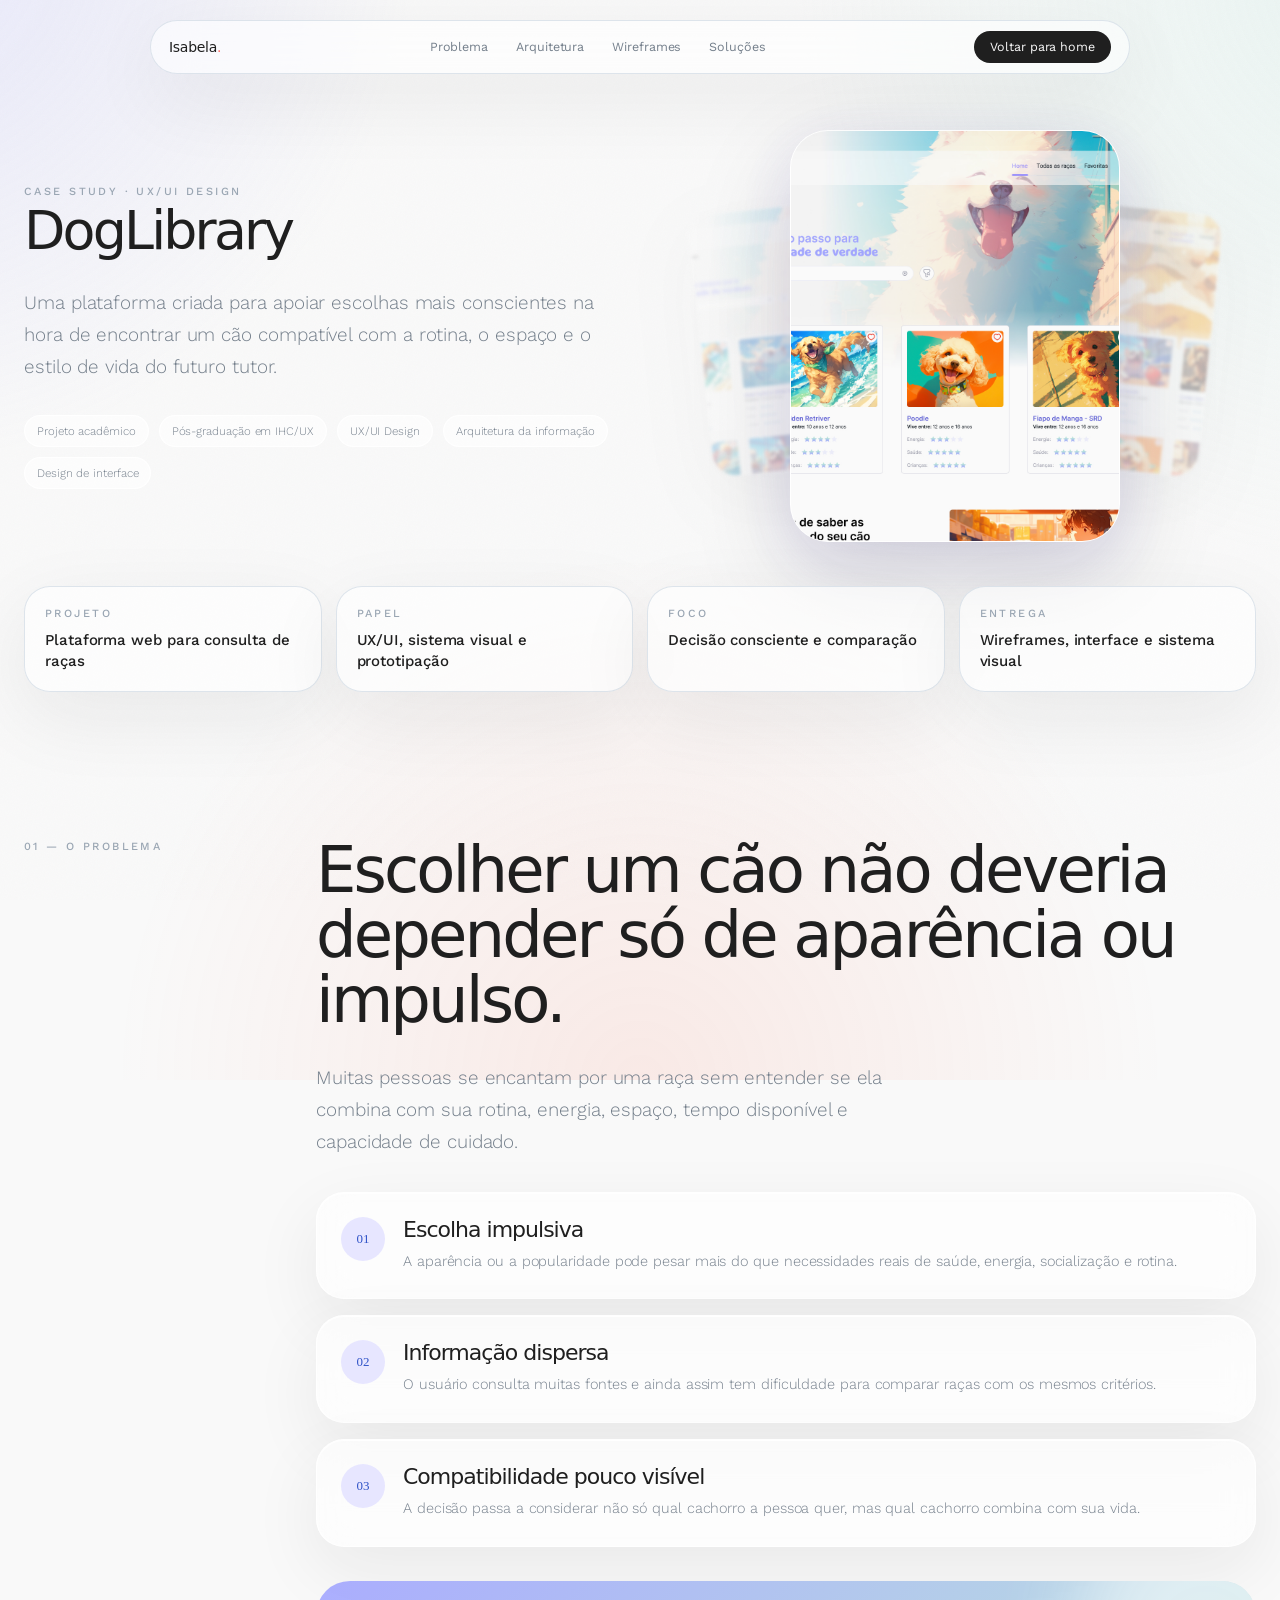
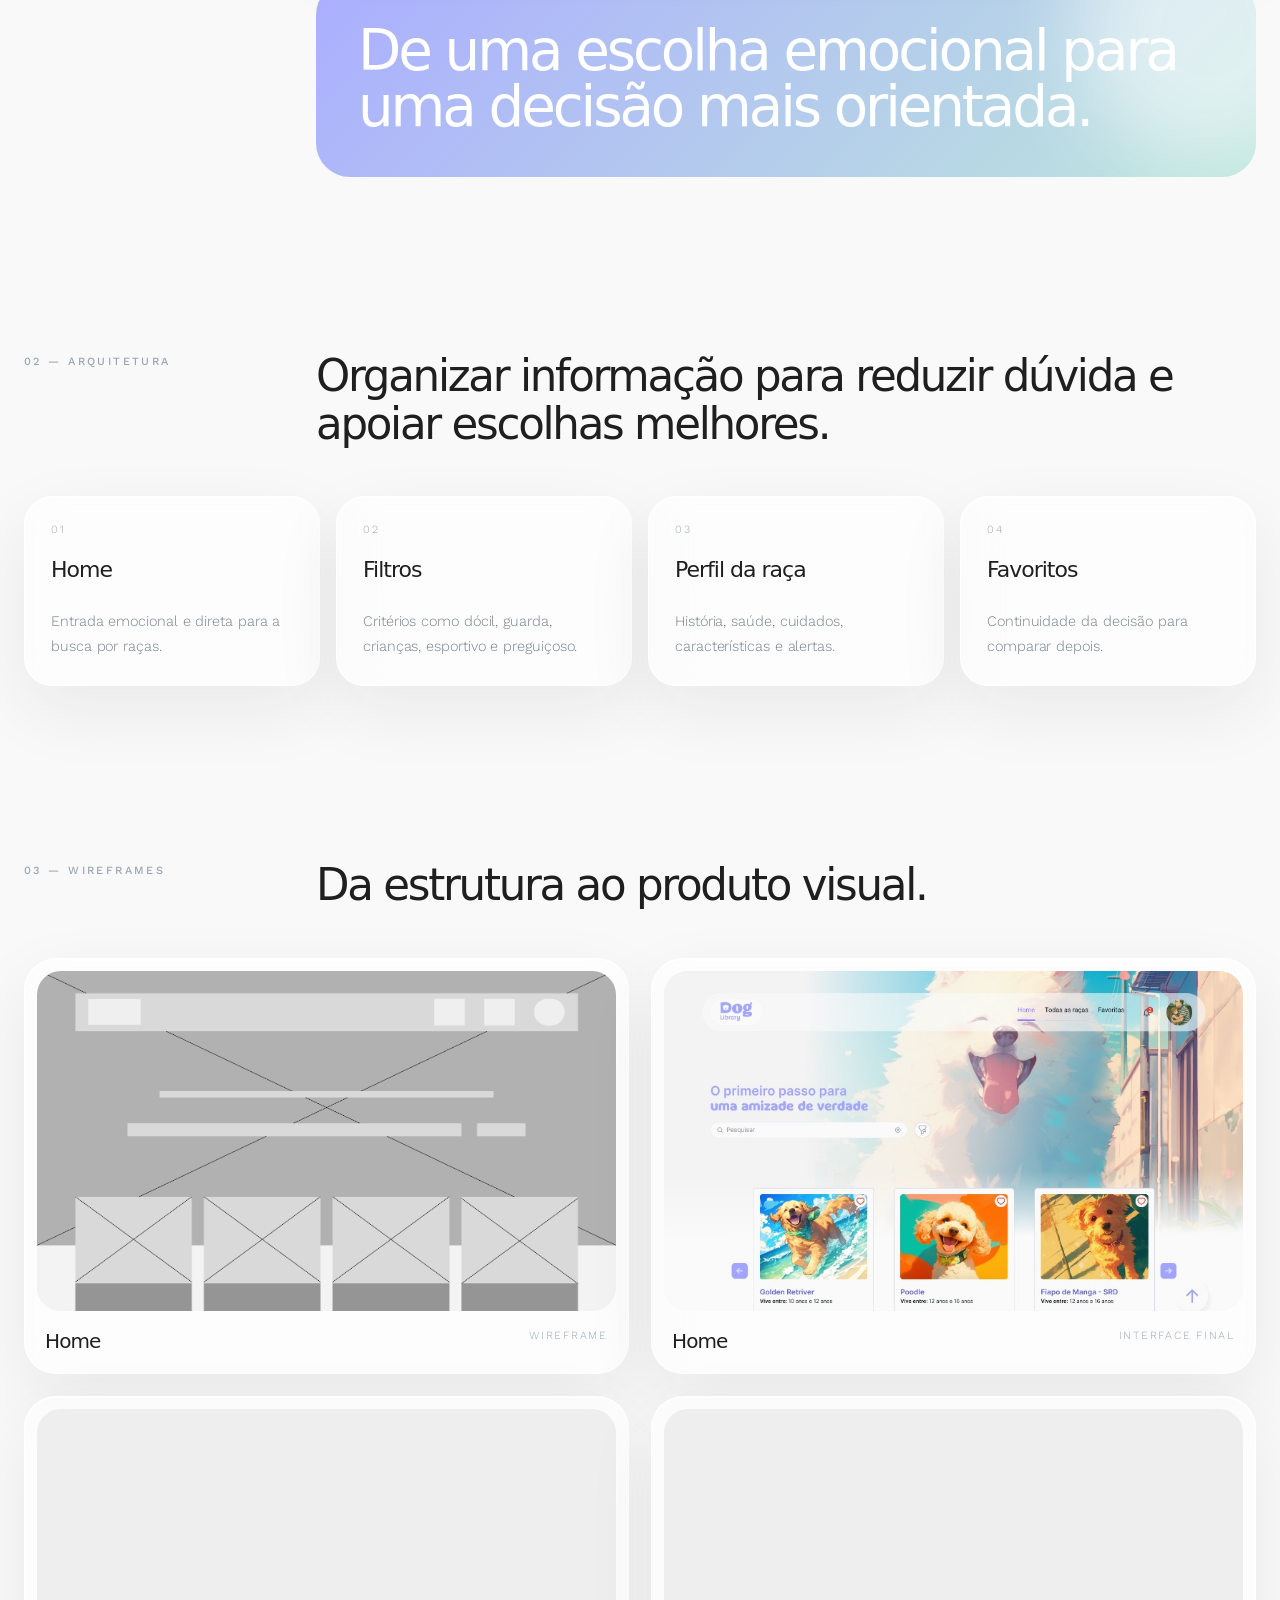
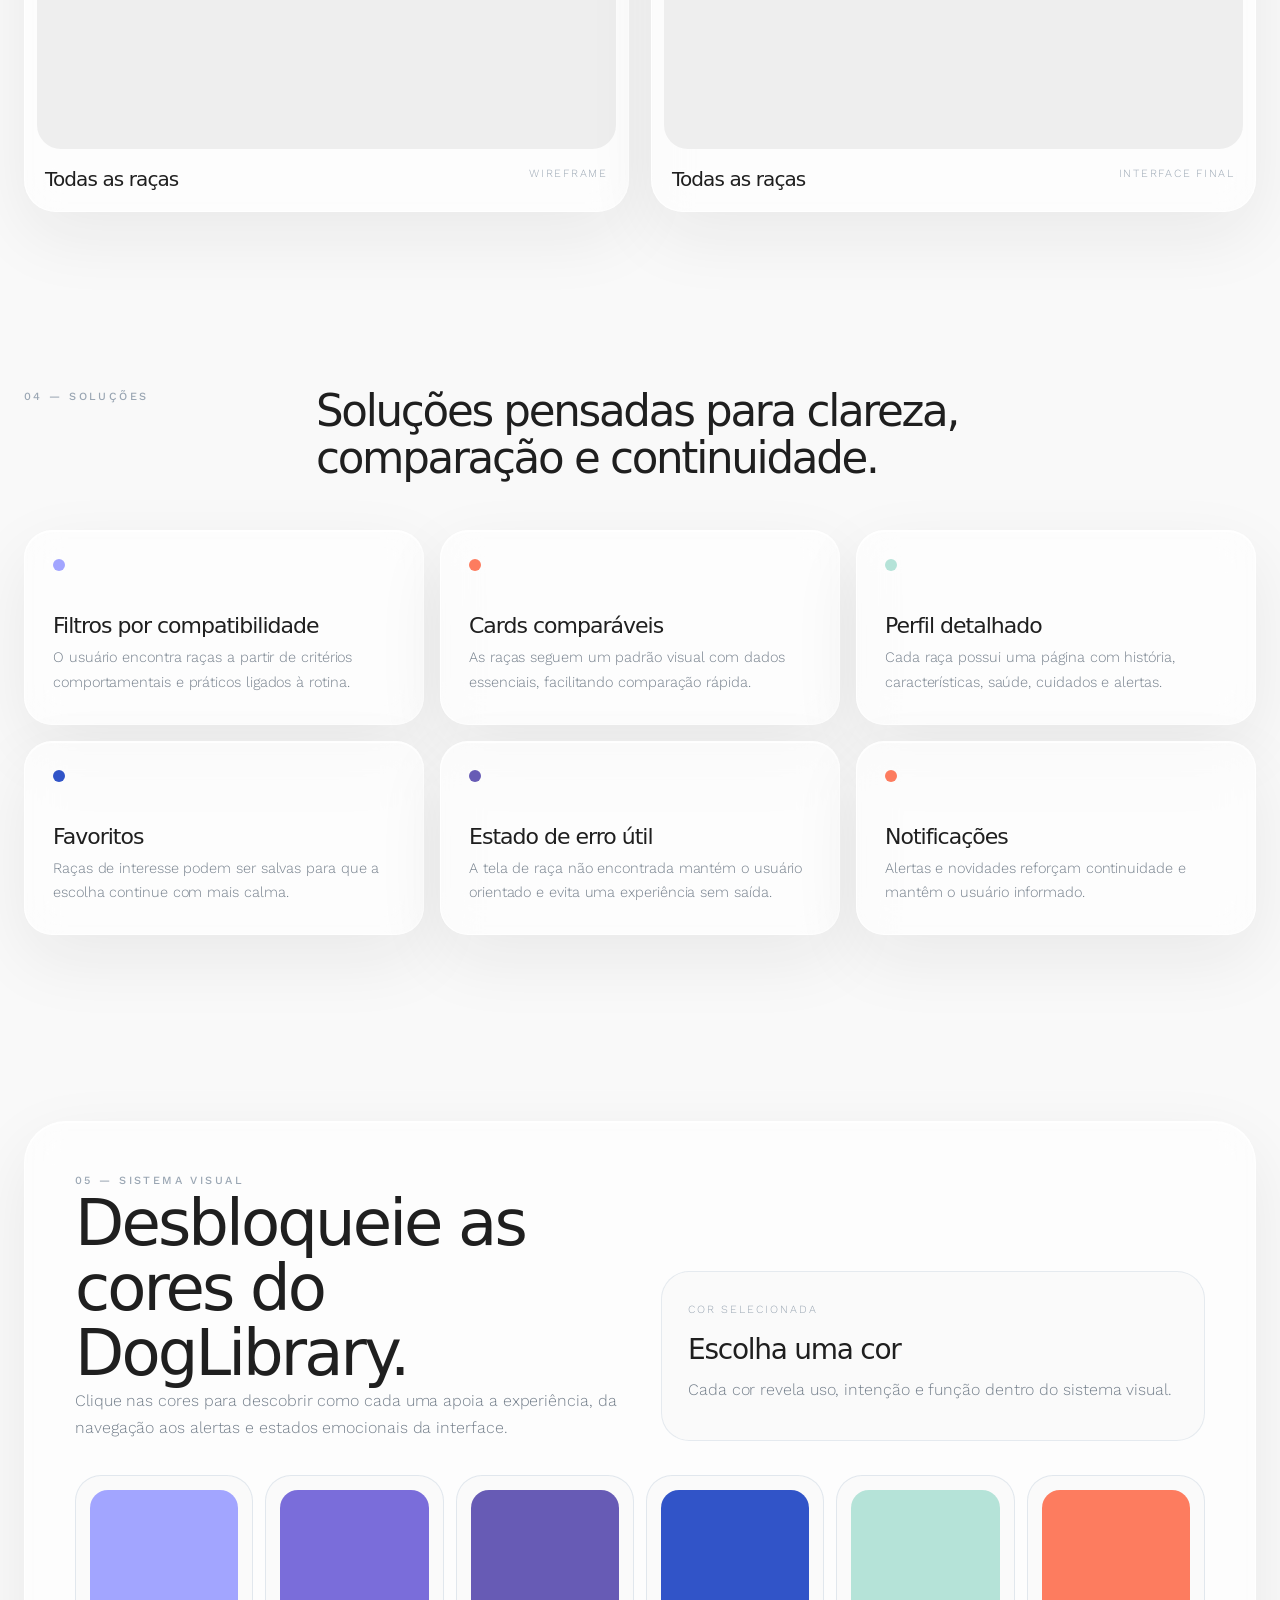
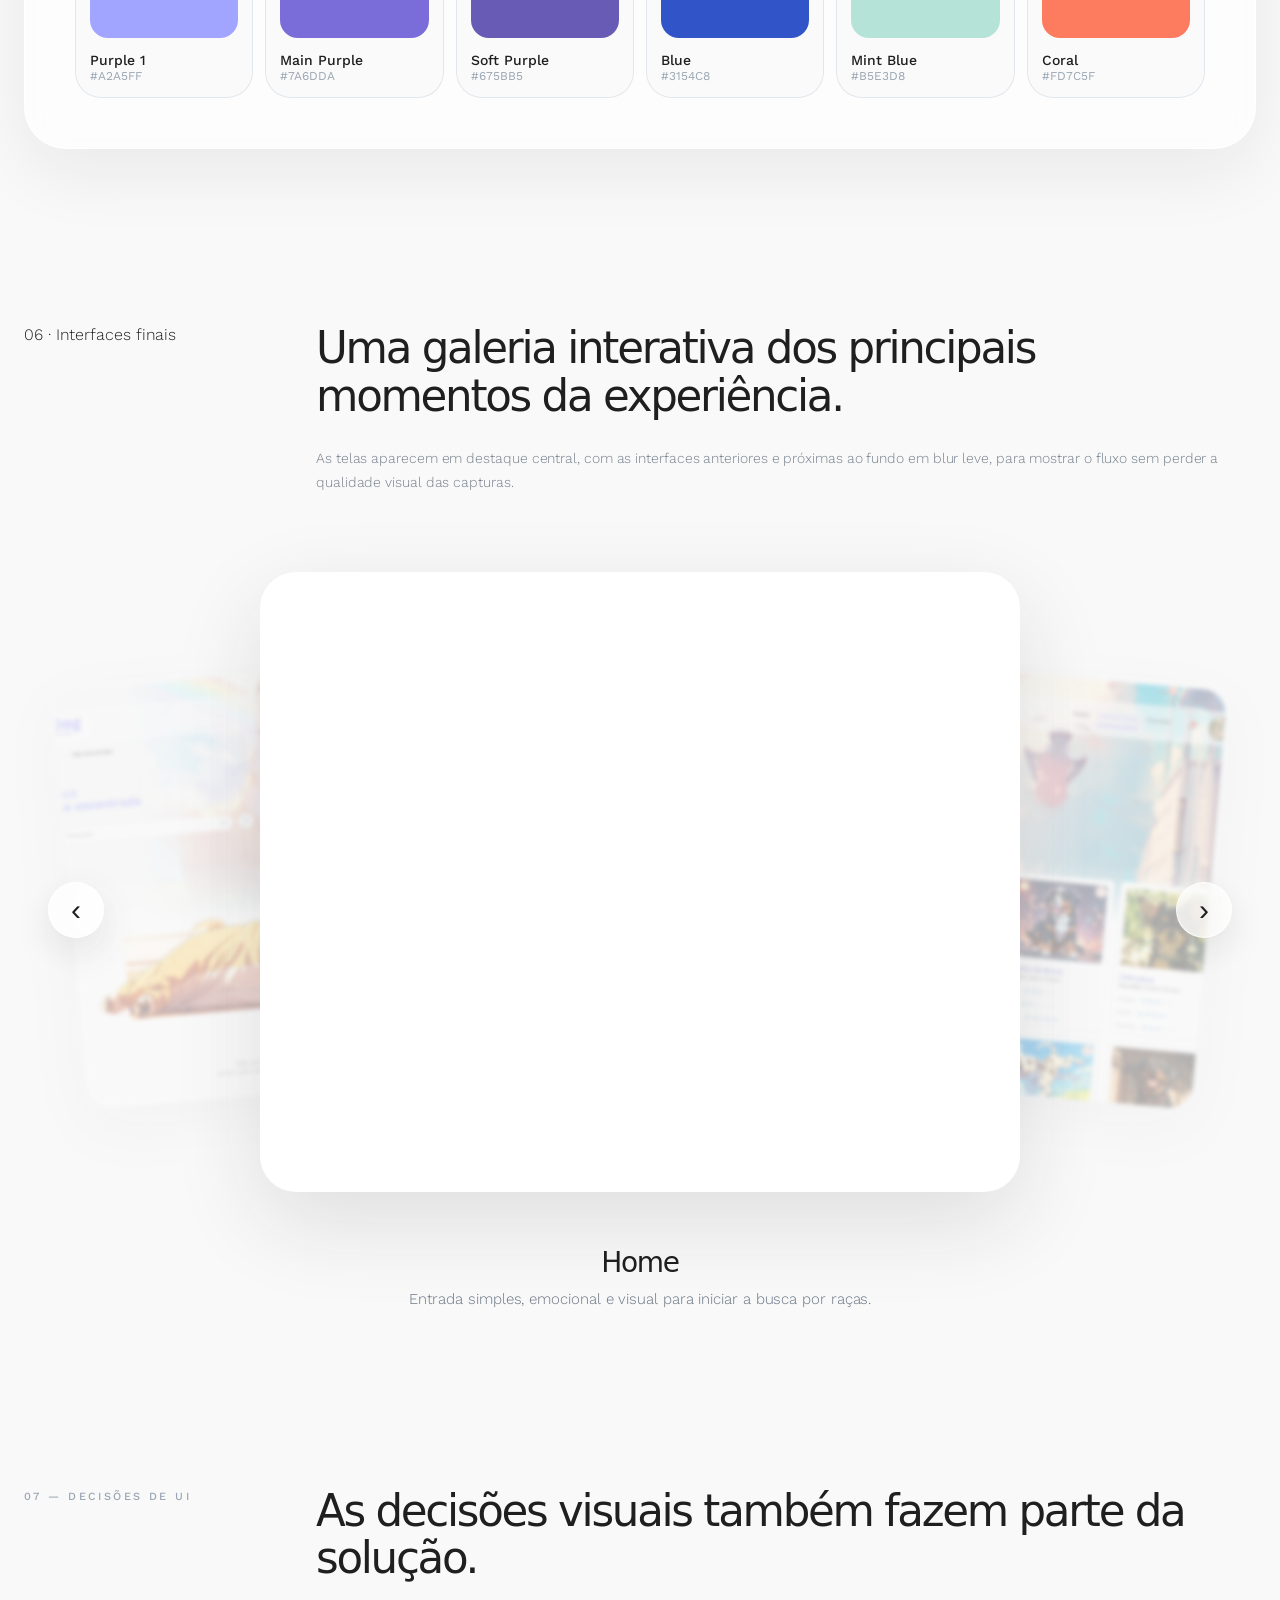
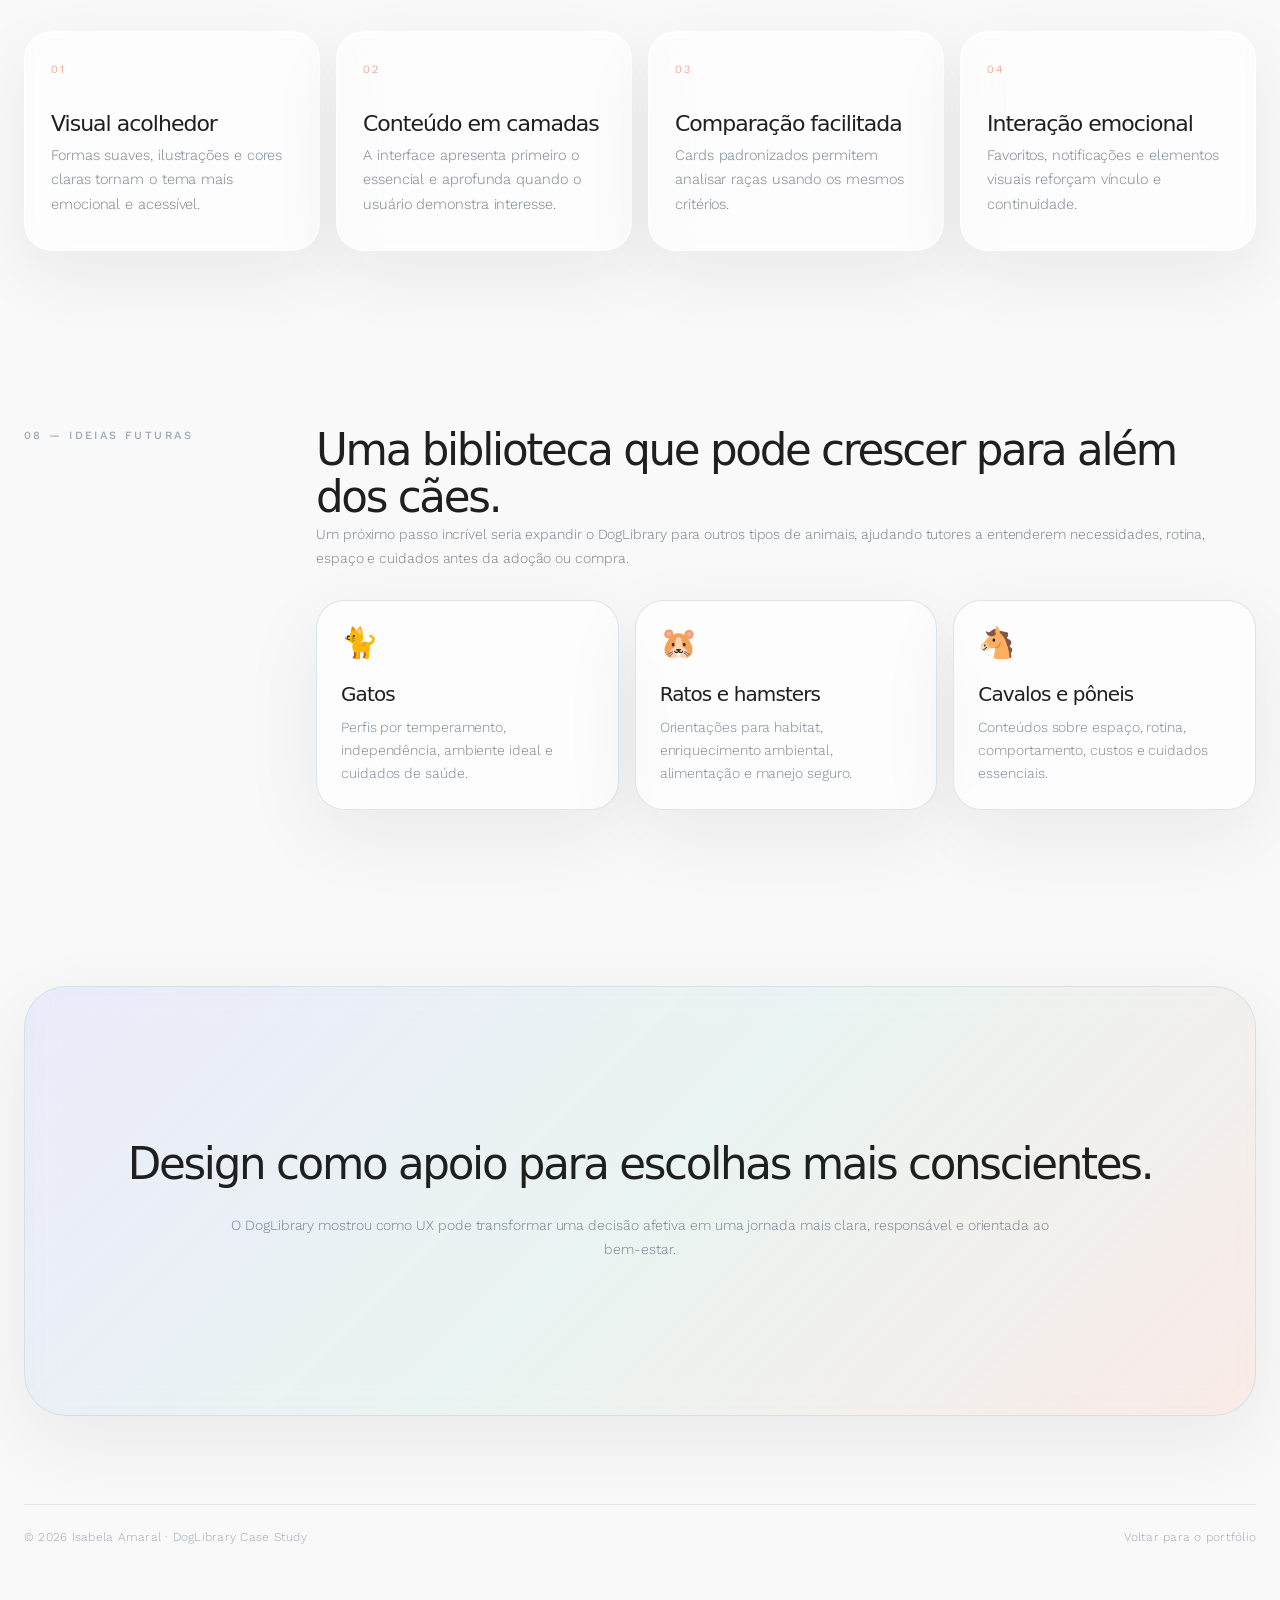
<file: doglibrary.html>
<!DOCTYPE html>
<html lang="pt-BR">
<head>
  <meta charset="UTF-8" />
  <meta name="viewport" content="width=device-width, initial-scale=1.0" />
  <title>DogLibrary — Case Study | Isabela Amaral</title>
  <meta name="description" content="Case study do DogLibrary, projeto de UX/UI Design para apoiar escolhas conscientes na busca por cães compatíveis com rotina e estilo de vida." />
  <link rel="preconnect" href="https://api.fontshare.com" />
  <link rel="preconnect" href="https://fonts.googleapis.com" />
  <link rel="preconnect" href="https://fonts.gstatic.com" crossorigin />
  <link href="https://api.fontshare.com/v2/css?f[]=satoshi@400,500,700&display=swap" rel="stylesheet" />
  <link href="https://fonts.googleapis.com/css2?family=Work+Sans:wght@300;400;500;600&display=swap" rel="stylesheet" />
  <style>
    :root{
      --pink:#F37AB0; --coral:#FF7167; --purple:#9C97FA; --sky:#91D8E5; --lime:#CDE162; --yellow:#F2D75F;
      --ink:#1F1F1F; --ink-soft:#747F8B; --ink-muted:#9AA6B3; --hairline:#CAD5E1; --paper:#F9F9F9;
      --dog-purple:#7A6DDA; --dog-lavender:#A2A5FF; --dog-pale:#E7E6FF; --dog-blue:#3154C8; --dog-mint:#B5E3D8; --dog-coral:#FD7C5F;
      --glass:rgba(255,255,255,.58);
      --shadow:0 24px 70px rgba(31,31,31,.07), inset 0 1px 0 rgba(255,255,255,.85);
      --ease:cubic-bezier(.22,1,.36,1);
    }
    *{box-sizing:border-box;margin:0;padding:0}
    html{scroll-behavior:smooth}
    body{background:var(--paper);color:var(--ink);font-family:"Work Sans",system-ui,sans-serif;font-weight:300;letter-spacing:-.005em;-webkit-font-smoothing:antialiased;overflow-x:hidden}
    a{color:inherit;text-decoration:none} img,video{display:block;max-width:100%}
    body.loading{overflow:hidden}
    .loader{position:fixed;inset:0;z-index:999;background:var(--paper);display:grid;place-items:center;transition:opacity .7s var(--ease),visibility .7s var(--ease)}
    .loader.hidden{opacity:0;visibility:hidden}
    .loader-orb{width:72px;height:72px;border-radius:50%;background:linear-gradient(135deg,var(--dog-lavender),var(--dog-mint),var(--dog-coral));filter:blur(.2px);animation:liquid 2.4s ease-in-out infinite;box-shadow:0 20px 80px rgba(122,109,218,.20)}
    .page{position:relative;isolation:isolate;overflow:hidden}
    .page::before{content:"";position:fixed;inset:-20%;z-index:-2;pointer-events:none;background:radial-gradient(circle at 7% 8%,rgba(162,165,255,.22),transparent 27%),radial-gradient(circle at 92% 12%,rgba(181,227,216,.24),transparent 30%),radial-gradient(circle at 50% 100%,rgba(253,124,95,.12),transparent 34%);animation:aurora 18s ease-in-out infinite alternate}
    .noise{position:fixed;inset:0;pointer-events:none;z-index:-1;opacity:.025;background-image:url("data:image/svg+xml;utf8,<svg xmlns='http://www.w3.org/2000/svg' width='160' height='160'><filter id='n'><feTurbulence type='fractalNoise' baseFrequency='.9' numOctaves='2' stitchTiles='stitch'/></filter><rect width='100%25' height='100%25' filter='url(%23n)'/></svg>")}
    @keyframes aurora{0%{transform:translate3d(0,0,0) scale(1)}100%{transform:translate3d(2.5%, -2%,0) scale(1.03)}}
    @keyframes liquid{0%,100%{border-radius:53% 47% 65% 35%/48% 52% 48% 52%;transform:rotate(0)}50%{border-radius:35% 65% 42% 58%/60% 35% 65% 40%;transform:rotate(16deg)}}
    .container{width:min(100% - 48px,1240px);margin-inline:auto}.font-display{font-family:"Satoshi",system-ui,sans-serif}
    .glass{background:var(--glass);border:1px solid rgba(255,255,255,.78);backdrop-filter:blur(22px) saturate(135%);-webkit-backdrop-filter:blur(22px) saturate(135%);box-shadow:var(--shadow)}
    .nav-wrap{position:fixed;top:20px;left:50%;transform:translateX(-50%);z-index:50;width:min(100% - 32px,980px)}
    nav{height:54px;border-radius:999px;display:flex;align-items:center;justify-content:space-between;gap:24px;padding:0 18px}
    .brand{font-family:"Satoshi";font-size:14px;font-weight:500;letter-spacing:-.02em}.brand span{color:var(--coral)}
    .nav-links{display:flex;gap:28px;list-style:none;font-size:12.5px;color:var(--ink-soft)}.nav-links a{transition:.3s var(--ease)}.nav-links a:hover{color:var(--ink)}
    .nav-cta{font-size:12.5px;padding:8px 16px;background:var(--ink);color:var(--paper);border-radius:999px;transition:.3s var(--ease)}.nav-cta:hover{transform:translateY(-2px)}
    section{padding:88px 0}.section-head{display:grid;grid-template-columns:260px 1fr;gap:32px;margin-bottom:48px}.kicker{font-size:11px;text-transform:uppercase;letter-spacing:.22em;color:var(--ink-muted);font-weight:500}
    h1,h2,h3{font-family:"Satoshi",system-ui,sans-serif;font-weight:500;color:var(--ink);letter-spacing:-.045em}h2{font-size:clamp(2.2rem,5vw,4.4rem);line-height:1.02;max-width:900px}p{line-height:1.7;color:var(--ink-soft)}
    .reveal{opacity:0;transform:translateY(34px);filter:blur(8px);transition:opacity .9s var(--ease),transform .9s var(--ease),filter .9s var(--ease)}.reveal.visible{opacity:1;transform:none;filter:blur(0)}
    .hero{min-height:92svh;padding:130px 0 58px;display:flex;align-items:center}.hero-grid{display:grid;grid-template-columns:1fr 1fr;gap:56px;align-items:center}
    h1{font-size:clamp(4.8rem,12vw,11rem);line-height:.86;letter-spacing:-.065em}.hero-copy{max-width:630px;margin-top:28px;font-size:clamp(1.05rem,2vw,1.18rem)}
    .chips{display:flex;gap:10px;flex-wrap:wrap;margin-top:32px}.chip{font-size:11.5px;color:var(--ink-soft);padding:8px 12px;border-radius:999px;background:rgba(255,255,255,.62);border:1px solid rgba(255,255,255,.9)}
    .hero-visual{position:relative;border-radius:34px;padding:12px;overflow:hidden}.hero-visual::before{content:"";position:absolute;inset:-25%;background:radial-gradient(circle at 20% 20%,rgba(181,227,216,.55),transparent 35%),radial-gradient(circle at 85% 80%,rgba(253,124,95,.22),transparent 32%);animation:aurora 14s ease-in-out infinite alternate}.hero-visual img{position:relative;width:100%;border-radius:26px;transform:translate3d(var(--mx,0),var(--my,0),0);transition:transform .25s ease-out}
    .meta-strip{display:grid;grid-template-columns:repeat(4,1fr);gap:14px;margin-top:44px}.meta-card{border-radius:26px;padding:20px;transition:.45s var(--ease)}.meta-card:hover{transform:translateY(-4px)}.meta-card span{display:block;margin-bottom:10px}.meta-card strong{font-weight:500;font-size:15px;line-height:1.35}
    .problem-list,.solutions,.architecture{display:grid;gap:16px}.problem-list{margin-top:34px}.problem-item,.solution-card,.arch-card,.compare-card,.decision,.gallery-shell,.palette-section,.final-card,.meta-card{background:rgba(255,255,255,.62);border:1px solid rgba(255,255,255,.82);box-shadow:var(--shadow);backdrop-filter:blur(18px);-webkit-backdrop-filter:blur(18px)}
    .problem-item{border-radius:28px;padding:24px;display:grid;grid-template-columns:44px 1fr;gap:18px;transition:.45s var(--ease)}.problem-item:hover{transform:translateY(-4px)}.problem-number{width:44px;height:44px;border-radius:50%;display:grid;place-items:center;background:var(--dog-pale);color:var(--dog-blue);font-family:"Satoshi";font-weight:500;font-size:13px}.problem-item h3,.solution-card h3,.arch-card h3,.decision h3{font-size:22px;margin-bottom:8px}.problem-item p,.solution-card p,.arch-card p,.decision p{font-size:14.5px;color:var(--ink-soft)}
    .split{display:grid;grid-template-columns:260px 1fr;gap:32px}.quote-card{margin-top:34px;border-radius:34px;padding:42px;background:linear-gradient(135deg,rgba(162,165,255,.9),rgba(181,227,216,.9));color:white;position:relative;overflow:hidden}.quote-card::after{content:"";position:absolute;right:-80px;top:-80px;width:260px;height:260px;border-radius:50%;background:rgba(255,255,255,.55);filter:blur(40px);animation:float 7s ease-in-out infinite}.quote-card h3{font-size:clamp(2rem,4.4vw,4rem);line-height:1;letter-spacing:-.055em;color:white;position:relative;z-index:1}
    @keyframes float{0%,100%{transform:translateY(0)}50%{transform:translateY(20px)}}
    .architecture{grid-template-columns:repeat(4,1fr);margin-top:40px}.arch-card{border-radius:28px;padding:26px;min-height:190px;display:flex;flex-direction:column;justify-content:space-between;transition:.45s var(--ease)}.arch-card:hover{transform:translateY(-5px)}.arch-card span{font-size:11px;color:var(--ink-muted);letter-spacing:.18em}
    .wire-grid{display:grid;grid-template-columns:1fr 1fr;gap:22px;margin-top:42px}.compare-card{border-radius:32px;padding:12px}.compare-card img{width:100%;height:340px;object-fit:cover;object-position:top;border-radius:24px;background:#eee}.caption{display:flex;justify-content:space-between;gap:18px;padding:18px 8px 8px}.caption h3{font-size:20px}.caption span{font-size:11px;color:var(--ink-muted);letter-spacing:.16em;text-transform:uppercase;white-space:nowrap}
    .solutions{grid-template-columns:repeat(3,1fr);margin-top:42px}.solution-card{border-radius:28px;padding:28px;transition:.45s var(--ease)}.solution-card:hover{transform:translateY(-5px)}.solution-card .dot{width:12px;height:12px;border-radius:50%;margin-bottom:42px}
    .palette-section{border-radius:42px;padding:50px;margin-top:10px}.palette-top{display:grid;grid-template-columns:1fr 1fr;gap:42px;align-items:end;margin-bottom:34px}.palette-title h2{font-size:clamp(2.2rem,5vw,4.8rem);line-height:1.03}.palette-title p{max-width:580px;margin-top:18px}.unlock-panel{min-height:170px;border-radius:28px;padding:26px;background:rgba(249,249,249,.72);border:1px solid rgba(202,213,225,.45)}.unlock-panel small{font-size:11px;text-transform:uppercase;letter-spacing:.18em;color:var(--ink-muted)}.unlock-panel h3{font-size:28px;margin:16px 0 10px}.color-grid{display:grid;grid-template-columns:repeat(6,1fr);gap:12px}.color-card{font-family:inherit;color:inherit;text-align:left;border:0;border-radius:26px;padding:14px;background:rgba(249,249,249,.74);border:1px solid rgba(202,213,225,.5);cursor:pointer;transition:.45s var(--ease)}.color-card:hover{transform:translateY(-5px)}.swatch{width:100%;aspect-ratio:1;border-radius:18px;margin-bottom:14px}.color-card strong{display:block;font-weight:500;font-size:14px}.color-card span{font-size:12px;color:var(--ink-muted)}
    .interface-gallery{margin-top:44px}.gallery-shell{border-radius:40px;padding:34px;position:relative;overflow:visible}.gallery-stage{position:relative;min-height:560px;display:grid;place-items:center}.gallery-bg-card{position:absolute;width:min(38%,390px);height:78%;border-radius:28px;overflow:hidden;filter:blur(3px);opacity:.46;transform:scale(.88);transition:.7s var(--ease);background:#fff}.gallery-bg-card.left{left:0}.gallery-bg-card.right{right:0}.gallery-bg-card img{width:100%;height:100%;object-fit:cover;object-position:top}.gallery-main{position:relative;z-index:2;width:min(72%,780px);border-radius:32px;padding:10px;background:rgba(255,255,255,.72);border:1px solid rgba(255,255,255,.85);box-shadow:0 24px 80px rgba(31,31,31,.10);transition:.7s var(--ease)}.gallery-main img{width:100%;max-height:520px;object-fit:contain;object-position:top;border-radius:24px;background:#f1f1f1}.gallery-nav{position:absolute;top:50%;transform:translateY(-50%);z-index:5;display:flex;align-items:center;justify-content:center}.gallery-nav.left{left:clamp(6px,1.2vw,14px)}.gallery-nav.right{right:clamp(6px,1.2vw,14px)}.gallery-info{margin-top:24px;text-align:center;max-width:620px;margin-left:auto;margin-right:auto}.gallery-info h3{font-size:26px}.gallery-info p{font-size:14px;margin-top:6px}.gallery-button{width:56px;height:56px;border:1px solid rgba(255,255,255,.85);border-radius:50%;background:rgba(255,255,255,.74);color:var(--ink);cursor:pointer;font-size:28px;line-height:1;display:grid;place-items:center;box-shadow:0 14px 38px rgba(31,31,31,.10);backdrop-filter:blur(18px);-webkit-backdrop-filter:blur(18px);transition:.35s var(--ease)}.gallery-button:hover{transform:translateY(-3px) scale(1.05);background:var(--ink);color:white}
    .ui-decisions{display:grid;grid-template-columns:repeat(4,1fr);gap:16px;margin-top:38px}.decision{border-radius:28px;padding:26px;min-height:220px}.decision span{font-size:11px;color:var(--dog-coral);letter-spacing:.18em}.decision h3{margin-top:34px}
    .final-card{border-radius:42px;padding:58px;text-align:center;background:linear-gradient(135deg,rgba(162,165,255,.17),rgba(181,227,216,.22),rgba(253,124,95,.11))}.final-card h2{font-size:clamp(2.4rem,5vw,5rem);line-height:1.03}.final-card p{max-width:740px;margin:24px auto 0;font-size:17px}
    .footer{padding:44px 0 70px;color:var(--ink-muted);font-size:13px}.footer-inner{border-top:1px solid rgba(202,213,225,.65);padding-top:26px;display:flex;justify-content:space-between;gap:20px;flex-wrap:wrap}
    @media(max-width:980px){.nav-links{display:none}.hero-grid,.split,.section-head,.palette-top{grid-template-columns:1fr}.meta-strip,.architecture,.solutions,.ui-decisions{grid-template-columns:1fr 1fr}.wire-grid{grid-template-columns:1fr}.color-grid{grid-template-columns:repeat(3,1fr)}.gallery-stage{min-height:430px}.gallery-main{width:88%}.gallery-bg-card{display:none}.compare-card img{height:auto}}
    @media(max-width:640px){.container{width:min(100% - 28px,1240px)}section{padding:68px 0}.hero{padding-top:112px}.meta-strip,.architecture,.solutions,.ui-decisions,.color-grid{grid-template-columns:1fr}.palette-section,.final-card,.gallery-shell{padding:24px}h1{font-size:4rem}.gallery-main{width:100%}.gallery-main img{max-height:420px}.gallery-nav{top:auto;bottom:-28px;transform:none}.gallery-nav.left{left:calc(50% - 42px)}.gallery-nav.right{right:calc(50% - 42px)}.gallery-info{margin-top:70px}}
  </style>

<style id="doglibrary-final-alignment-fix">
  .final-card{
    display:flex !important;
    flex-direction:column !important;
    align-items:center !important;
    justify-content:center !important;
    text-align:center !important;
    min-height:430px !important;
    padding:72px 48px !important;
  }
  .final-card h2,
  .final-card p{
    margin-left:auto !important;
    margin-right:auto !important;
    text-align:center !important;
  }
  .final-card h2{max-width:1180px !important;}
  .final-card p{max-width:850px !important;}
  @media(max-width:720px){
    .final-card{
      min-height:auto !important;
      padding:48px 24px !important;
    }
  }
</style>

<style id="doglibrary-kidzenith-gallery-style">
  .mockup-hero{display:none !important;}

  .dog-screen-stage{
    position:relative;
    min-height:600px;
    display:grid;
    place-items:center;
    perspective:1200px;
  }

  .dog-screen-main{
    position:relative;
    z-index:3;
    width:min(520px, 76vw);
    aspect-ratio:1440/1799;
    border-radius:36px;
    overflow:hidden;
    background:#fff;
    border:1px solid rgba(255,255,255,.88);
    box-shadow:0 34px 96px rgba(31,31,31,.13), 0 18px 60px rgba(122,109,218,.12);
    transition:transform .28s ease;
  }

  .dog-screen-main img,
  .dog-screen-ghost img{
    width:100%;
    height:100%;
    object-fit:cover;
    object-position:top center;
    display:block;
  }

  .dog-screen-ghost{
    position:absolute;
    width:min(420px, 56vw);
    aspect-ratio:1440/1799;
    border-radius:32px;
    overflow:hidden;
    background:#fff;
    border:1px solid rgba(255,255,255,.74);
    opacity:.34;
    filter:blur(3px);
    box-shadow:0 24px 70px rgba(31,31,31,.09);
    animation:dogFloat 7s ease-in-out infinite;
  }

  .dog-screen-ghost.left{
    transform:translateX(-210px) scale(.76) rotate(-7deg);
  }

  .dog-screen-ghost.right{
    transform:translateX(210px) scale(.76) rotate(7deg);
    animation-delay:1.4s;
  }

  @keyframes dogFloat{
    0%,100%{margin-top:0}
    50%{margin-top:-18px}
  }

  .dog-mockup-section{
    overflow:hidden;
  }

  .dog-gallery-wrap{
    position:relative;
    min-height:680px;
    display:grid;
    place-items:center;
    margin-top:48px;
    overflow:visible;
  }

  .dog-gallery-frame{
    position:relative;
    z-index:4;
    width:min(760px, 68vw);
    aspect-ratio:1440/1799;
    max-height:620px;
    border-radius:36px;
    overflow:hidden;
    background:#fff;
    border:1px solid rgba(255,255,255,.88);
    box-shadow:0 30px 90px rgba(31,31,31,.12);
    transition:opacity .35s ease, transform .35s ease;
  }

  .dog-gallery-frame img{
    width:100%;
    height:100%;
    object-fit:cover;
    object-position:top center;
    display:block;
  }

  .dog-gallery-ghost{
    position:absolute;
    width:min(540px, 48vw);
    aspect-ratio:1440/1799;
    max-height:540px;
    border-radius:32px;
    overflow:hidden;
    opacity:.34;
    filter:blur(3px);
    background:#fff;
    border:1px solid rgba(255,255,255,.7);
    box-shadow:0 24px 70px rgba(31,31,31,.08);
    transition:.5s ease;
    z-index:1;
  }

  .dog-gallery-ghost.left{
    transform:translateX(-360px) scale(.78) rotate(-5deg);
  }

  .dog-gallery-ghost.right{
    transform:translateX(360px) scale(.78) rotate(5deg);
  }

  .dog-gallery-ghost img{
    width:100%;
    height:100%;
    object-fit:cover;
    object-position:top center;
    display:block;
  }

  .dog-gallery-control{
    position:absolute;
    top:50%;
    z-index:6;
    width:56px;
    height:56px;
    border-radius:50%;
    border:1px solid rgba(255,255,255,.82);
    background:rgba(255,255,255,.76);
    color:#1F1F1F;
    font-size:30px;
    line-height:1;
    cursor:pointer;
    display:grid;
    place-items:center;
    backdrop-filter:blur(18px);
    -webkit-backdrop-filter:blur(18px);
    box-shadow:0 14px 38px rgba(31,31,31,.10);
    transition:.35s cubic-bezier(.22,1,.36,1);
  }

  .dog-gallery-control.left{left:clamp(0px, 2vw, 24px);}
  .dog-gallery-control.right{right:clamp(0px, 2vw, 24px);}

  .dog-gallery-control:hover{
    transform:translateY(-4px) scale(1.05);
    background:#1F1F1F;
    color:#fff;
  }

  .dog-gallery-caption{
    text-align:center;
    max-width:620px;
    margin:24px auto 0;
  }

  .dog-gallery-caption h3{
    font-size:28px;
    letter-spacing:-.045em;
    font-weight:500;
  }

  .dog-gallery-caption p{
    color:#667282;
    line-height:1.65;
    margin-top:8px;
    font-size:15px;
  }

  @media(max-width:980px){
    .dog-screen-stage{min-height:560px;}
    .dog-screen-ghost.left{transform:translateX(-150px) scale(.68) rotate(-7deg);}
    .dog-screen-ghost.right{transform:translateX(150px) scale(.68) rotate(7deg);}
    .dog-gallery-wrap{min-height:auto; padding-bottom:76px;}
    .dog-gallery-frame{width:min(760px, 82vw); max-height:none;}
    .dog-gallery-ghost{display:none;}
    .dog-gallery-control{top:auto; bottom:0;}
    .dog-gallery-control.left{left:calc(50% - 66px);}
    .dog-gallery-control.right{right:calc(50% - 66px);}
  }

  @media(max-width:640px){
    .dog-screen-stage{min-height:460px;}
    .dog-screen-ghost{display:none;}
    .dog-screen-main{width:min(100%, 360px);}
    .dog-gallery-frame{width:100%;}
  }
</style>


<style id="doglibrary-hero-no-mockup-final">
  .mockup-hero,
  .mockup-hero *,
  img[src*="dog-mockup-laptop"]{
    display:none !important;
  }

  .dog-hero-stage{
    position:relative;
    min-height:620px;
    display:grid;
    place-items:center;
    perspective:1200px;
    overflow:visible;
  }

  .dog-hero-phone{
    position:absolute;
    aspect-ratio:1440 / 1799;
    overflow:hidden;
    background:#fff;
    border:1px solid rgba(255,255,255,.86);
    box-shadow:0 30px 90px rgba(31,31,31,.10);
  }

  .dog-hero-phone img{
    width:100%;
    height:100%;
    object-fit:cover;
    object-position:top center;
    display:block;
  }

  .dog-hero-phone.main{
    position:relative;
    z-index:3;
    width:min(520px, 76vw);
    border-radius:38px;
    box-shadow:
      0 36px 105px rgba(31,31,31,.14),
      0 18px 60px rgba(122,109,218,.14);
    transition:transform .28s ease;
  }

  .dog-hero-phone.ghost{
    width:min(430px, 56vw);
    border-radius:32px;
    opacity:.34;
    filter:blur(3px);
    z-index:1;
    animation:dogHeroFloat 7s ease-in-out infinite;
  }

  .dog-hero-phone.ghost.left{
    transform:translateX(-230px) scale(.74) rotate(-7deg);
  }

  .dog-hero-phone.ghost.right{
    transform:translateX(230px) scale(.74) rotate(7deg);
    animation-delay:1.3s;
  }

  @keyframes dogHeroFloat{
    0%,100%{margin-top:0}
    50%{margin-top:-18px}
  }

  @media(max-width:980px){
    .dog-hero-stage{min-height:560px;}
    .dog-hero-phone.ghost.left{
      transform:translateX(-150px) scale(.68) rotate(-7deg);
    }
    .dog-hero-phone.ghost.right{
      transform:translateX(150px) scale(.68) rotate(7deg);
    }
  }

  @media(max-width:640px){
    .dog-hero-stage{min-height:460px;}
    .dog-hero-phone.ghost{display:none !important;}
    .dog-hero-phone.main{width:min(100%, 360px);}
  }
</style>


<style id="doglibrary-hero-stage-final-fix">
  .hero-visual{
    display:none !important;
    background-image:none !important;
  }

  .dog-hero-stage{
    position:relative;
    min-height:620px;
    display:grid;
    place-items:center;
    perspective:1200px;
    overflow:visible;
  }

  .dog-hero-phone{
    position:absolute;
    aspect-ratio:1440 / 1799;
    overflow:hidden;
    background:#fff;
    border:1px solid rgba(255,255,255,.86);
    box-shadow:0 30px 90px rgba(31,31,31,.10);
  }

  .dog-hero-phone img{
    width:100%;
    height:100%;
    object-fit:cover;
    object-position:top center;
    display:block;
  }

  .dog-hero-phone.main{
    position:relative;
    z-index:3;
    width:min(520px, 76vw);
    border-radius:38px;
    box-shadow:
      0 36px 105px rgba(31,31,31,.14),
      0 18px 60px rgba(122,109,218,.14);
    transition:transform .28s ease;
  }

  .dog-hero-phone.ghost{
    width:min(430px, 56vw);
    border-radius:32px;
    opacity:.34;
    filter:blur(3px);
    z-index:1;
    animation:dogHeroFloat 7s ease-in-out infinite;
  }

  .dog-hero-phone.ghost.left{
    transform:translateX(-230px) scale(.74) rotate(-7deg);
  }

  .dog-hero-phone.ghost.right{
    transform:translateX(230px) scale(.74) rotate(7deg);
    animation-delay:1.3s;
  }

  @keyframes dogHeroFloat{
    0%,100%{margin-top:0}
    50%{margin-top:-18px}
  }

  @media(max-width:980px){
    .dog-hero-stage{min-height:560px;}
    .dog-hero-phone.ghost.left{transform:translateX(-150px) scale(.68) rotate(-7deg);}
    .dog-hero-phone.ghost.right{transform:translateX(150px) scale(.68) rotate(7deg);}
  }

  @media(max-width:640px){
    .dog-hero-stage{min-height:460px;}
    .dog-hero-phone.ghost{display:none !important;}
    .dog-hero-phone.main{width:min(100%, 360px);}
  }
</style>


<style id="global-gallery-side-arrows-standard">
  .dog-gallery-control,
  .gallery-side-control{
    cursor:pointer;
  }
</style>


<style id="portfolio-animation-performance-fix">
  html{ scroll-behavior:smooth; }

  .reveal,
  .parallax-card,
  .phone-main,
  .dog-hero-phone.main,
  .dog-screen-main,
  .gallery-frame,
  .dog-gallery-frame,
  .project-card,
  .featured-card,
  .glass{
    backface-visibility:hidden;
    transform:translateZ(0);
  }

  .reveal{ will-change:opacity, transform; }
  .reveal.visible{ will-change:auto; }

  .phone-main,
  .dog-hero-phone.main,
  .dog-screen-main,
  .gallery-frame,
  .dog-gallery-frame{
    will-change:transform, opacity;
  }

  .ambient::before,
  .ambient::after,
  .liquid,
  .orb,
  .glow,
  .blob{
    will-change:transform;
  }

  .gallery-ghost,
  .dog-gallery-ghost,
  .phone-orbit,
  .dog-screen-ghost,
  .dog-hero-phone.ghost{
    transform:translateZ(0);
    will-change:transform, opacity;
  }

  @media(max-width:760px){
    .gallery-ghost,
    .dog-gallery-ghost,
    .phone-orbit,
    .dog-screen-ghost,
    .dog-hero-phone.ghost{
      filter:blur(1.5px) !important;
    }
  }

  @media(prefers-reduced-motion: reduce){
    *,
    *::before,
    *::after{
      animation-duration:.001ms !important;
      animation-iteration-count:1 !important;
      scroll-behavior:auto !important;
      transition-duration:.001ms !important;
    }
  }
</style>

















<style id="portfolio-final-clean-standard">
  /* Header padrão: apenas Isabela. sem ícone */
  nav .brand,
  .nav .brand{
    display:inline-flex !important;
    align-items:center !important;
    gap:0 !important;
    font-family:"Satoshi","Work Sans",system-ui,sans-serif !important;
    font-size:14px !important;
    line-height:1 !important;
    font-weight:500 !important;
    letter-spacing:-0.02em !important;
    color:#1F1F1F !important;
    text-decoration:none !important;
    white-space:nowrap !important;
  }

  nav .brand::after,
  .nav .brand::after{
    content:none !important;
  }

  nav .brand .brand-period,
  .nav .brand .brand-period{
    color:#FF7167 !important;
  }

  nav .brand-mark,
  nav .brand-icon,
  nav .brand-dot,
  .nav .brand-mark,
  .nav .brand-icon,
  .nav .brand-dot{
    display:none !important;
  }

  /* Títulos menores apenas nas páginas internas */
  body:not(.home-page) .hero h1{
    font-size:clamp(34px, 4vw, 56px) !important;
    line-height:1.07 !important;
    letter-spacing:-0.052em !important;
    max-width:720px !important;
  }

  body:not(.home-page) .hero-lead{
    font-size:15.5px !important;
    line-height:1.68 !important;
    max-width:620px !important;
  }

  body:not(.home-page) .section-title,
  body:not(.home-page) .section-head h2,
  body:not(.home-page) .closing-card h2{
    font-size:clamp(30px, 3.25vw, 46px) !important;
    line-height:1.1 !important;
    letter-spacing:-0.052em !important;
  }

  body:not(.home-page) .section-copy{
    font-size:15.5px !important;
    line-height:1.68 !important;
  }

  body:not(.home-page) .hero{
    min-height:auto !important;
    padding-top:118px !important;
    padding-bottom:70px !important;
  }

  body:not(.home-page) .hero-grid{
    gap:34px !important;
    align-items:center !important;
  }

  /* Hero Mockup Stage proporcional aos textos das páginas internas */
  body:not(.home-page) .mockup-stage,
  body:not(.home-page) .dog-hero-stage,
  body:not(.home-page) .dog-screen-stage,
  body:not(.home-page) .terpafy-stage{
    min-height:430px !important;
    max-height:520px !important;
  }

  /* Kidzenith */
  body:not(.home-page) .phone-main,
  body:not(.home-page) .mockup-stage .phone-main{
    width:min(300px, 38vw) !important;
    max-height:500px !important;
  }

  body:not(.home-page) .phone-orbit,
  body:not(.home-page) .mockup-stage .phone-orbit{
    width:min(235px, 30vw) !important;
    opacity:.30 !important;
    filter:blur(2px) !important;
  }

  /* DogLibrary */
  body:not(.home-page) .dog-hero-phone.main,
  body:not(.home-page) .dog-screen-main{
    width:min(360px, 42vw) !important;
    max-height:500px !important;
  }

  body:not(.home-page) .dog-hero-phone.ghost,
  body:not(.home-page) .dog-screen-ghost{
    width:min(285px, 32vw) !important;
    opacity:.30 !important;
    filter:blur(2px) !important;
  }

  body:not(.home-page) .dog-hero-phone.ghost.left,
  body:not(.home-page) .dog-screen-ghost.left{
    transform:translateX(-150px) scale(.74) rotate(-6deg) !important;
  }

  body:not(.home-page) .dog-hero-phone.ghost.right,
  body:not(.home-page) .dog-screen-ghost.right{
    transform:translateX(150px) scale(.74) rotate(6deg) !important;
  }

  /* Terpafy */
  body:not(.home-page) .terpafy-stage .stage-card.main{
    width:min(500px, 46vw) !important;
  }

  body:not(.home-page) .terpafy-stage .stage-card.ghost{
    width:min(360px, 34vw) !important;
    opacity:.30 !important;
    filter:blur(2px) !important;
  }

  body:not(.home-page) .terpafy-stage .stage-card.ghost.left{
    transform:translateX(-150px) scale(.78) rotate(-6deg) !important;
  }

  body:not(.home-page) .terpafy-stage .stage-card.ghost.right{
    transform:translateX(150px) scale(.78) rotate(6deg) !important;
  }

  /* Performance leve */
  .reveal,
  .phone-main,
  .dog-hero-phone.main,
  .dog-screen-main,
  .terpafy-stage .stage-card.main,
  .gallery-frame,
  .dog-gallery-frame{
    backface-visibility:hidden;
    transform:translateZ(0);
  }

  img{
    user-select:none;
  }

  @media(max-width:1280px){
    body:not(.home-page) .hero h1{
      font-size:clamp(32px, 3.7vw, 48px) !important;
    }

    body:not(.home-page) .hero-grid{
      gap:28px !important;
    }

    body:not(.home-page) .mockup-stage,
    body:not(.home-page) .dog-hero-stage,
    body:not(.home-page) .dog-screen-stage,
    body:not(.home-page) .terpafy-stage{
      min-height:390px !important;
      max-height:470px !important;
    }

    body:not(.home-page) .terpafy-stage .stage-card.main{
      width:min(440px, 45vw) !important;
    }

    body:not(.home-page) .dog-hero-phone.main,
    body:not(.home-page) .dog-screen-main{
      width:min(330px, 40vw) !important;
    }

    body:not(.home-page) .phone-main{
      width:min(280px, 36vw) !important;
    }
  }

  @media(max-width:980px){
    body:not(.home-page) .hero-grid{
      grid-template-columns:1fr !important;
    }

    body:not(.home-page) .mockup-stage,
    body:not(.home-page) .dog-hero-stage,
    body:not(.home-page) .dog-screen-stage,
    body:not(.home-page) .terpafy-stage{
      min-height:420px !important;
      max-height:none !important;
    }

    body:not(.home-page) .phone-main,
    body:not(.home-page) .dog-hero-phone.main,
    body:not(.home-page) .dog-screen-main,
    body:not(.home-page) .terpafy-stage .stage-card.main{
      width:min(100%, 360px) !important;
    }
  }

  @media(max-width:640px){
    body:not(.home-page) .hero h1{
      font-size:clamp(30px, 8vw, 42px) !important;
    }

    body:not(.home-page) .mockup-stage,
    body:not(.home-page) .dog-hero-stage,
    body:not(.home-page) .dog-screen-stage,
    body:not(.home-page) .terpafy-stage{
      min-height:360px !important;
    }

    body:not(.home-page) .phone-orbit,
    body:not(.home-page) .dog-hero-phone.ghost,
    body:not(.home-page) .dog-screen-ghost,
    body:not(.home-page) .terpafy-stage .stage-card.ghost{
      display:none !important;
    }
  }
</style>

<link rel="stylesheet" href="assets/css/portfolio-system.css"/>

<style id="portfolio-global-refactor-final">
  :root{
    --page-max: 1120px;
    --page-gutter: clamp(20px, 4vw, 56px);
    --soft-border: rgba(202,213,225,.62);
    --soft-shadow: 0 24px 80px rgba(31,31,31,.07);
    --brand-accent: #FF7167;
  }

  html{
    scroll-behavior:smooth;
    overflow-x:hidden;
  }

  body{
    overflow-x:hidden;
    text-rendering:optimizeLegibility;
    -webkit-font-smoothing:antialiased;
  }

  .container{
    width:min(var(--page-max), calc(100% - var(--page-gutter))) !important;
    margin-inline:auto !important;
  }

  /* Header padrão do portfólio */
  .brand,
  nav .brand,
  .nav .brand{
    display:inline-flex !important;
    align-items:center !important;
    gap:0 !important;
    font-size:14px !important;
    line-height:1 !important;
    font-weight:500 !important;
    letter-spacing:-.02em !important;
    color:#1F1F1F !important;
    text-decoration:none !important;
    white-space:nowrap !important;
  }

  .brand::before,
  .brand::after,
  nav .brand::before,
  nav .brand::after,
  .nav .brand::before,
  .nav .brand::after{
    content:none !important;
    display:none !important;
  }

  .brand-mark,
  .brand-icon,
  .brand-dot{
    display:none !important;
  }

  .brand-period{
    color:var(--brand-accent) !important;
  }

  /* Ritmo geral */
  section{
    scroll-margin-top:96px;
  }

  body:not(.home-page) .hero,
  body:not(.home-page) .case-hero{
    min-height:auto !important;
    padding-top:clamp(108px, 10vw, 132px) !important;
    padding-bottom:clamp(48px, 6vw, 72px) !important;
  }

  body:not(.home-page) .hero h1,
  body:not(.home-page) .case-hero h1{
    font-size:clamp(34px, 4.2vw, 58px) !important;
    line-height:1.06 !important;
    letter-spacing:-.052em !important;
    max-width:760px !important;
  }

  body:not(.home-page) .hero-lead,
  body:not(.home-page) .case-lead{
    font-size:clamp(14px, 1.15vw, 16px) !important;
    line-height:1.72 !important;
    max-width:640px !important;
  }

  body:not(.home-page) .section{
    padding-top:clamp(58px, 6vw, 78px) !important;
    padding-bottom:clamp(58px, 6vw, 78px) !important;
  }

  body:not(.home-page) .section-grid{
    grid-template-columns:minmax(230px,.34fr) minmax(0,.66fr) !important;
    gap:clamp(26px, 4vw, 46px) !important;
    align-items:start !important;
    max-width:var(--page-max) !important;
    margin-inline:auto !important;
  }

  body:not(.home-page) .section-title,
  body:not(.home-page) .section-head h2,
  body:not(.home-page) .closing-card h2,
  body:not(.home-page) .final-card h2{
    font-size:clamp(30px, 3.4vw, 48px) !important;
    line-height:1.09 !important;
    letter-spacing:-.052em !important;
  }

  body:not(.home-page) .section-copy,
  body:not(.home-page) .content-card p,
  body:not(.home-page) .closing-card p,
  body:not(.home-page) .final-card p{
    font-size:clamp(14px, 1.08vw, 15.5px) !important;
    line-height:1.72 !important;
  }

  .glass,
  .content-card,
  .final-card,
  .closing-card,
  .social-card,
  .project-card{
    border-color:var(--soft-border) !important;
    box-shadow:var(--soft-shadow) !important;
  }

  img, video{
    max-width:100%;
  }

  img{
    user-select:none;
  }

  a{
    -webkit-tap-highlight-color: transparent;
  }

  a:focus-visible,
  button:focus-visible{
    outline:2px solid var(--brand-accent);
    outline-offset:5px;
  }

  /* Rodapé padrão */
  footer,
  .footer{
    border-top:0 !important;
    padding:0 0 clamp(38px, 5vw, 60px) !important;
    color:var(--ink-muted, #7A8594) !important;
  }

  .footer-inner{
    width:min(var(--page-max), calc(100% - var(--page-gutter))) !important;
    margin-inline:auto !important;
    border-top:1px solid var(--soft-border) !important;
    padding-top:22px !important;
    display:flex !important;
    justify-content:space-between !important;
    align-items:center !important;
    gap:18px !important;
    flex-wrap:wrap !important;
    font-size:13px !important;
    line-height:1.5 !important;
  }

  .footer-inner a,
  .footer-inner em{
    color:inherit !important;
    text-decoration:none !important;
    font-style:normal !important;
  }

  .footer-inner a:hover{
    color:var(--brand-accent) !important;
  }

  /* Animação e performance */
  .reveal,
  .project-card,
  .glass,
  .phone-main,
  .dog-screen-main,
  .gallery-frame,
  .dog-gallery-frame{
    backface-visibility:hidden;
    transform:translateZ(0);
  }

  @media (prefers-reduced-motion: reduce){
    *,
    *::before,
    *::after{
      animation-duration:.001ms !important;
      animation-iteration-count:1 !important;
      scroll-behavior:auto !important;
      transition-duration:.001ms !important;
    }
  }

  @media (max-width:1080px){
    body:not(.home-page) .hero-grid,
    body:not(.home-page) .section-grid{
      grid-template-columns:1fr !important;
    }
  }

  @media (max-width:720px){
    .container,
    .footer-inner{
      width:min(100% - 32px, var(--page-max)) !important;
    }

    .footer-inner{
      align-items:flex-start !important;
      flex-direction:column !important;
    }
  }
</style>


<style id="portfolio-nav-layout-final-standard">
  :root{
    --page-max:1240px;
    --page-gutter:48px;
    --nav-width:980px;
    --nav-height:54px;
    --nav-top:20px;
    --nav-radius:999px;
    --nav-gap:28px;
    --brand-accent:#FF7167;
  }

  .container{
    width:min(100% - var(--page-gutter), var(--page-max)) !important;
    margin-inline:auto !important;
  }

  /* Header único em todas as páginas, seguindo o padrão da home */
  .nav-wrap,
  header.nav-wrap{
    position:fixed !important;
    top:var(--nav-top) !important;
    left:50% !important;
    transform:translateX(-50%) !important;
    z-index:1000 !important;
    width:min(100% - 32px, var(--nav-width)) !important;
    margin:0 !important;
    padding:0 !important;
  }

  .nav-wrap nav,
  nav.nav,
  nav.glass{
    width:100% !important;
    max-width:var(--nav-width) !important;
    height:var(--nav-height) !important;
    min-height:var(--nav-height) !important;
    margin:0 auto !important;
    padding:0 18px !important;
    border-radius:var(--nav-radius) !important;
    display:flex !important;
    align-items:center !important;
    justify-content:space-between !important;
    gap:24px !important;
    position:relative !important;
    top:auto !important;
    left:auto !important;
    right:auto !important;
    transform:none !important;
    box-sizing:border-box !important;
  }

  body > nav.nav,
  body > nav.nav.glass{
    position:fixed !important;
    top:var(--nav-top) !important;
    left:50% !important;
    transform:translateX(-50%) !important;
    z-index:1000 !important;
    width:min(100% - 32px, var(--nav-width)) !important;
  }

  .brand,
  nav .brand,
  .nav .brand{
    font-family:"Satoshi", system-ui, sans-serif !important;
    font-size:14px !important;
    line-height:1 !important;
    font-weight:500 !important;
    letter-spacing:-.02em !important;
    color:var(--ink, #1F1F1F) !important;
    text-decoration:none !important;
    display:inline-flex !important;
    align-items:center !important;
    white-space:nowrap !important;
    flex:0 0 auto !important;
    gap:0 !important;
  }

  .brand span,
  .brand-period{
    color:var(--brand-accent) !important;
  }

  .brand::before,
  .brand::after,
  nav .brand::before,
  nav .brand::after,
  .brand-mark,
  .brand-icon,
  .brand-dot{
    content:none !important;
    display:none !important;
  }

  .nav-links,
  nav .nav-links,
  .nav .nav-links{
    display:flex !important;
    align-items:center !important;
    justify-content:center !important;
    gap:var(--nav-gap) !important;
    list-style:none !important;
    margin:0 !important;
    padding:0 !important;
    color:var(--ink-soft, #747F8B) !important;
    font-size:12.5px !important;
    line-height:1 !important;
    font-weight:400 !important;
    flex:0 1 auto !important;
  }

  .nav-links li{
    list-style:none !important;
    margin:0 !important;
    padding:0 !important;
  }

  .nav-links a,
  nav .nav-links a,
  .nav .nav-links a{
    color:inherit !important;
    text-decoration:none !important;
    position:relative !important;
    padding:0 !important;
    line-height:1 !important;
    transition:color .3s cubic-bezier(.22,1,.36,1) !important;
  }

  .nav-links a::before,
  .nav-links a::after,
  nav .nav-links a::before,
  nav .nav-links a::after{
    content:none !important;
    display:none !important;
  }

  .nav-links a:hover,
  nav .nav-links a:hover,
  .nav .nav-links a:hover{
    color:var(--ink, #1F1F1F) !important;
    transform:none !important;
  }

  .nav-cta,
  .back-home,
  nav .nav-cta,
  nav .back-home{
    font-family:"Work Sans", system-ui, sans-serif !important;
    font-size:12.5px !important;
    line-height:1 !important;
    font-weight:400 !important;
    padding:8px 16px !important;
    background:var(--ink, #1F1F1F) !important;
    color:var(--paper, #F9F9F9) !important;
    border-radius:999px !important;
    text-decoration:none !important;
    display:inline-flex !important;
    align-items:center !important;
    justify-content:center !important;
    min-height:32px !important;
    white-space:nowrap !important;
    transition:transform .3s cubic-bezier(.22,1,.36,1), background .3s ease !important;
    flex:0 0 auto !important;
  }

  .nav-cta:hover,
  .back-home:hover{
    transform:translateY(-2px) !important;
    color:var(--paper, #F9F9F9) !important;
  }

  /* Colunas e espaçamentos no mesmo raciocínio da home */
  body:not(.home-page) .section-grid,
  body:not(.home-page) .section-head{
    display:grid !important;
    grid-template-columns:260px minmax(0, 1fr) !important;
    gap:32px !important;
    max-width:var(--page-max) !important;
    margin-inline:auto !important;
  }

  body:not(.home-page) .section{
    padding-top:88px !important;
    padding-bottom:88px !important;
  }

  body:not(.home-page) .hero,
  body:not(.home-page) .case-hero{
    padding-top:130px !important;
    padding-bottom:58px !important;
  }

  body:not(.home-page) .hero-grid{
    max-width:var(--page-max) !important;
    margin-inline:auto !important;
  }

  /* Terpafy estava fora do padrão: força o mesmo eixo visual das demais páginas */
  body.terpafy-page .container,
  body.terpafy-page .footer-inner{
    width:min(100% - var(--page-gutter), var(--page-max)) !important;
    max-width:var(--page-max) !important;
  }

  body.terpafy-page .section-grid{
    grid-template-columns:260px minmax(0, 1fr) !important;
    gap:32px !important;
  }

  body.terpafy-page #sistema .meaning-cards,
  body.terpafy-page #cores .palette-layout,
  body.terpafy-page .empty-gallery,
  body.terpafy-page .proportion-stage{
    margin-left:auto !important;
    margin-right:auto !important;
  }

  @media(max-width:980px){
    .nav-links{
      display:none !important;
    }

    body:not(.home-page) .section-grid,
    body:not(.home-page) .section-head,
    body.terpafy-page .section-grid{
      grid-template-columns:1fr !important;
    }

    body:not(.home-page) .section{
      padding-top:68px !important;
      padding-bottom:68px !important;
    }
  }

  @media(max-width:640px){
    :root{
      --page-gutter:28px;
    }

    .nav-wrap,
    header.nav-wrap,
    body > nav.nav,
    body > nav.nav.glass{
      width:min(100% - 24px, var(--nav-width)) !important;
    }

    .nav-cta,
    .back-home{
      padding:8px 12px !important;
      font-size:12px !important;
    }
  }
</style>

<style id="portfolio-menu-home-standard-final">

:root{
  --nav-width: 980px;
  --nav-height: 54px;
  --nav-top: 20px;
  --nav-gutter: 32px;
  --nav-link-gap: 28px;
  --brand-accent:#FF7167;
}

.nav-wrap{
  position:fixed !important;
  top:var(--nav-top) !important;
  left:50% !important;
  transform:translateX(-50%) !important;
  z-index:1000 !important;
  width:min(calc(100% - var(--nav-gutter)), var(--nav-width)) !important;
  margin:0 !important;
  padding:0 !important;
}

.nav-wrap nav,
nav.glass,
nav.nav{
  width:100% !important;
  height:var(--nav-height) !important;
  min-height:var(--nav-height) !important;
  max-width:var(--nav-width) !important;
  margin:0 auto !important;
  padding:0 18px !important;
  border-radius:999px !important;
  display:flex !important;
  align-items:center !important;
  justify-content:space-between !important;
  gap:24px !important;
  box-sizing:border-box !important;
}

body > nav.glass,
body > nav.nav{
  position:fixed !important;
  top:var(--nav-top) !important;
  left:50% !important;
  transform:translateX(-50%) !important;
  z-index:1000 !important;
  width:min(calc(100% - var(--nav-gutter)), var(--nav-width)) !important;
}

.brand{
  display:inline-flex !important;
  align-items:center !important;
  gap:0 !important;
  font-family:"Satoshi","Work Sans",system-ui,sans-serif !important;
  font-size:14px !important;
  line-height:1 !important;
  font-weight:500 !important;
  letter-spacing:-.02em !important;
  color:var(--ink,#1F1F1F) !important;
  text-decoration:none !important;
  white-space:nowrap !important;
  flex:0 0 auto !important;
}

.brand::before,
.brand::after,
.brand-mark,
.brand-icon,
.brand-dot{
  display:none !important;
  content:none !important;
}

.brand-period,
.brand span{
  color:var(--brand-accent) !important;
}

.nav-links{
  display:flex !important;
  align-items:center !important;
  justify-content:center !important;
  gap:var(--nav-link-gap) !important;
  list-style:none !important;
  margin:0 !important;
  padding:0 !important;
  flex:0 1 auto !important;
}

.nav-links li{
  list-style:none !important;
  margin:0 !important;
  padding:0 !important;
}

.nav-links a{
  color:var(--ink-soft,#747F8B) !important;
  text-decoration:none !important;
  position:relative !important;
  padding:0 0 5px !important;
  font-size:12.5px !important;
  line-height:1 !important;
  font-weight:400 !important;
  transition:color .28s cubic-bezier(.22,1,.36,1) !important;
}

.nav-links a::before{
  content:"" !important;
  display:block !important;
  position:absolute !important;
  left:0 !important;
  right:0 !important;
  bottom:0 !important;
  height:1px !important;
  border-radius:999px !important;
  background:linear-gradient(90deg,#CEBCDC,#F3F0EA) !important;
  transform:scaleX(0) !important;
  transform-origin:left center !important;
  transition:transform .32s cubic-bezier(.22,1,.36,1) !important;
}

.nav-links a::after{
  content:none !important;
  display:none !important;
}

.nav-links a:hover{
  color:var(--ink,#1F1F1F) !important;
}

.nav-links a:hover::before{
  transform:scaleX(1) !important;
}

.nav-cta,
.back-home{
  font-family:"Work Sans",system-ui,sans-serif !important;
  font-size:12.5px !important;
  line-height:1 !important;
  font-weight:400 !important;
  min-height:32px !important;
  padding:8px 16px !important;
  border-radius:999px !important;
  background:var(--ink,#1F1F1F) !important;
  color:var(--paper,#F9F9F9) !important;
  text-decoration:none !important;
  display:inline-flex !important;
  align-items:center !important;
  justify-content:center !important;
  white-space:nowrap !important;
  flex:0 0 auto !important;
  transition:transform .28s cubic-bezier(.22,1,.36,1), background .28s ease !important;
}

.nav-cta:hover,
.back-home:hover{
  transform:translateY(-2px) !important;
  color:var(--paper,#F9F9F9) !important;
}

@media(max-width:900px){
  .nav-links{display:none !important;}
}

@media(max-width:640px){
  :root{--nav-gutter:24px;}
  .nav-cta,.back-home{font-size:12px !important;padding:8px 12px !important;}
}

</style>
<style id="portfolio-loaders-final">

.loader,
.kz-loader,
.terpafy-loader{
  position:fixed;
  inset:0;
  z-index:2000;
  display:grid;
  place-items:center;
  background:rgba(249,249,249,.92);
  backdrop-filter:blur(18px);
  -webkit-backdrop-filter:blur(18px);
  transition:opacity .45s ease, visibility .45s ease;
}

.loader.hidden,
.kz-loader.hidden,
.terpafy-loader.hidden{
  opacity:0;
  visibility:hidden;
  pointer-events:none;
}

body.loading{
  overflow:hidden;
}

35%{transform:translateX(62px) translateY(-6px) rotate(3deg);}
  70%{transform:translateX(122px) translateY(0) rotate(-2deg);}
  100%{transform:translateX(0) translateY(0) rotate(-3deg);}
}

.kz-loader-card{
  text-align:center;
  display:grid;
  justify-items:center;
  gap:14px;
  color:#8A80FF;
  font-weight:500;
}

.kz-bye{
  width:86px;
  height:86px;
  border-radius:50%;
  display:grid;
  place-items:center;
  font-size:44px;
  background:linear-gradient(135deg,#F4F0FF,#EAFDF7);
  box-shadow:0 24px 80px rgba(138,128,255,.18);
  animation:kzWave 1.2s ease-in-out infinite;
}

@keyframes kzWave{
  0%,100%{transform:rotate(-6deg) translateY(0);}
  50%{transform:rotate(8deg) translateY(-4px);}
}

.terpafy-water-loader{
  display:grid;
  justify-items:center;
  gap:18px;
  color:#53606E;
  font-size:13px;
}

.water-symbol{
  width:92px;
  height:92px;
  border-radius:50%;
  display:grid;
  place-items:center;
  position:relative;
  overflow:hidden;
  background:rgba(255,255,255,.78);
  box-shadow:0 24px 80px rgba(31,31,31,.12);
}

.water-symbol::before{
  content:"";
  position:absolute;
  left:-20%;
  right:-20%;
  bottom:-10%;
  height:0%;
  background:linear-gradient(180deg,#0AEDED,#93A603);
  animation:fillWater 1.55s ease-in-out infinite;
}

.water-symbol::after{
  content:"";
  position:absolute;
  left:-30%;
  right:-30%;
  top:52%;
  height:22px;
  border-radius:50%;
  background:rgba(255,255,255,.38);
  animation:waterWave 1.55s ease-in-out infinite;
}

.water-symbol img{
  width:58px;
  height:58px;
  position:relative;
  z-index:2;
  filter:brightness(0) invert(1);
  opacity:.95;
}

@keyframes fillWater{
  0%{height:0%;}
  65%{height:112%;}
  100%{height:112%;}
}

@keyframes waterWave{
  0%{transform:translateX(-12px) translateY(28px);}
  65%{transform:translateX(10px) translateY(-46px);}
  100%{transform:translateX(10px) translateY(-46px);}
}

</style>
<style id="doglibrary-future-ideas-section">

.ideas-futuras .animal-ideas{
  display:grid;
  grid-template-columns:repeat(3,minmax(0,1fr));
  gap:16px;
  margin-top:30px;
}

.ideas-futuras .animal-card{
  border-radius:28px;
  padding:24px;
  min-height:210px;
}

.ideas-futuras .animal-card span{
  font-size:30px;
  display:block;
  margin-bottom:22px;
}

.ideas-futuras .animal-card h3{
  font-size:20px;
  margin-bottom:10px;
}

.ideas-futuras .animal-card p{
  color:var(--muted,#7A8594);
  line-height:1.65;
  font-size:14px;
}

@media(max-width:900px){
  .ideas-futuras .animal-ideas{grid-template-columns:1fr;}
}

</style>
<style id="global-scroll-top-button-final">

/* Botão global voltar ao topo */
.scroll-top-btn{
  position:fixed;
  right:24px;
  bottom:24px;
  z-index:4500;
  width:48px;
  height:48px;
  border-radius:50%;
  border:0;
  background:#1F1F1F;
  color:#F9F9F9;
  display:grid;
  place-items:center;
  cursor:pointer;
  opacity:0;
  visibility:hidden;
  transform:translateY(12px) scale(.96);
  transition:opacity .28s ease, visibility .28s ease, transform .28s cubic-bezier(.22,1,.36,1), background .28s ease;
  box-shadow:0 18px 50px rgba(31,31,31,.16);
}

.scroll-top-btn.is-visible{
  opacity:1;
  visibility:visible;
  transform:translateY(0) scale(1);
}

.scroll-top-btn:hover{
  background:#F37AB0;
  transform:translateY(-3px) scale(1.02);
}

.scroll-top-btn svg{
  width:20px;
  height:20px;
  stroke:currentColor;
  stroke-width:2.2;
  fill:none;
}

@media(max-width:720px){
  .scroll-top-btn{
    right:18px;
    bottom:18px;
    width:44px;
    height:44px;
  }
}

</style>
<style id="scroll-top-global-definitivo">

/* Seta global de voltar ao topo */
.scroll-top-btn{
  position:fixed !important;
  right:24px !important;
  bottom:24px !important;
  z-index:99998 !important;
  width:48px !important;
  height:48px !important;
  border-radius:50% !important;
  border:0 !important;
  background:#1F1F1F !important;
  color:#F9F9F9 !important;
  display:grid !important;
  place-items:center !important;
  cursor:pointer !important;
  opacity:0 !important;
  visibility:hidden !important;
  transform:translateY(12px) scale(.96) !important;
  transition:opacity .28s ease, visibility .28s ease, transform .28s cubic-bezier(.22,1,.36,1), background .28s ease !important;
  box-shadow:0 18px 50px rgba(31,31,31,.16) !important;
}

.scroll-top-btn.is-visible{
  opacity:1 !important;
  visibility:visible !important;
  transform:translateY(0) scale(1) !important;
}

.scroll-top-btn:hover{
  background:#F37AB0 !important;
  transform:translateY(-3px) scale(1.02) !important;
}

.scroll-top-btn svg{
  width:20px !important;
  height:20px !important;
  stroke:currentColor !important;
  stroke-width:2.2 !important;
  fill:none !important;
}

@media(max-width:720px){
  .scroll-top-btn{
    right:18px !important;
    bottom:18px !important;
    width:44px !important;
    height:44px !important;
  }
}

</style>
<style id="doglibrary-section8-final-position-title">

/* DogLibrary · ordem e título final */
#ideias-futuras .kicker,
#ideias-futuras .eyebrow{
  letter-spacing:.22em !important;
}

/* Aumenta especificamente o título final */
.design-final-title{
  font-size:clamp(40px, 5.2vw, 76px) !important;
  line-height:1.02 !important;
  letter-spacing:-.06em !important;
  text-wrap:balance !important;
}
</style>
  <link rel="canonical" href="https://www.designbela.com/doglibrary.html">
  <link rel="icon" type="image/svg+xml" href="assets/favicon.svg">
<style id="doglibrary-loading-gif-final">

/* DogLibrary · loading com GIF personalizado */
.doglibrary-page .loader,
body:has(.doglibrary-gif-loader) .loader{
  position:fixed !important;
  inset:0 !important;
  z-index:6000 !important;
  display:grid !important;
  place-items:center !important;
  background:rgba(249,249,249,.94) !important;
  backdrop-filter:blur(14px) !important;
  -webkit-backdrop-filter:blur(14px) !important;
  transition:opacity .45s ease, visibility .45s ease !important;
}

.doglibrary-page .loader.hidden,
body:has(.doglibrary-gif-loader) .loader.hidden{
  opacity:0 !important;
  visibility:hidden !important;
  pointer-events:none !important;
}

.doglibrary-gif-loader{
  width:min(220px, 46vw) !important;
  height:min(220px, 46vw) !important;
  display:grid !important;
  place-items:center !important;
}

.doglibrary-gif-loader img{
  width:100% !important;
  height:100% !important;
  object-fit:contain !important;
  display:block !important;
  mix-blend-mode:multiply !important;
}

</style>
</head>
<body class="loading doglibrary-page">
<div class="loader" id="loader">
    <div class="doglibrary-gif-loader" aria-label="Carregando DogLibrary">
      <img src="assets/loading-gif-doglibrary.gif" alt="">
    </div>
  </div>
<div class="page">
  <div class="noise"></div>
  <div class="nav-wrap">
    <nav class="glass">
      <a class="brand" href="index.html">Isabela<span class="brand-period">.</span></a>
      <ul class="nav-links">
        <li><a href="#problema">Problema</a></li>
        <li><a href="#processo">Arquitetura</a></li>
        <li><a href="#wireframes">Wireframes</a></li>
        <li><a href="#solucoes">Soluções</a></li>
      </ul>
      <a class="nav-cta" href="index.html">Voltar para home</a>
    </nav>
  </div>

  <main>
    <section class="hero">
      <div class="container">
        <div class="hero-grid">
          <div class="reveal">
            <p class="kicker">Case study · UX/UI Design</p>
            <h1>DogLibrary</h1>
            <p class="hero-copy">Uma plataforma criada para apoiar escolhas mais conscientes na hora de encontrar um cão compatível com a rotina, o espaço e o estilo de vida do futuro tutor.</p>
            <div class="chips"><span class="chip">Projeto acadêmico</span><span class="chip">Pós-graduação em IHC/UX</span><span class="chip">UX/UI Design</span><span class="chip">Arquitetura da informação</span><span class="chip">Design de interface</span></div>
          </div>

          <div class="dog-hero-stage reveal" id="dogHeroStage">
            <div class="dog-hero-phone ghost left">
              <img src="assets/dog-ui-all-breeds.jpg" alt="" decoding="async" draggable="false">
            </div>
            <div class="dog-hero-phone ghost right">
              <img src="assets/dog-ui-filter-kids.jpg" alt="" decoding="async" draggable="false">
            </div>
            <div class="dog-hero-phone main" id="dogHeroScreen">
              <img src="assets/dog-ui-home.jpg" alt="Tela inicial do DogLibrary" decoding="async" draggable="false">
            </div>
          </div>
        </div>
        <div class="meta-strip reveal">
          <div class="meta-card glass"><span class="kicker">Projeto</span><strong>Plataforma web para consulta de raças</strong></div>
          <div class="meta-card glass"><span class="kicker">Papel</span><strong>UX/UI, sistema visual e prototipação</strong></div>
          <div class="meta-card glass"><span class="kicker">Foco</span><strong>Decisão consciente e comparação</strong></div>
          <div class="meta-card glass"><span class="kicker">Entrega</span><strong>Wireframes, interface e sistema visual</strong></div>
        </div>
      </div>
    </section>

    <section id="problema">
      <div class="container split">
        <p class="kicker reveal">01 — O problema</p>
        <div>
          <h2 class="reveal">Escolher um cão não deveria depender só de aparência ou impulso.</h2>
          <p class="hero-copy reveal">Muitas pessoas se encantam por uma raça sem entender se ela combina com sua rotina, energia, espaço, tempo disponível e capacidade de cuidado.</p>
          <div class="problem-list">
            <article class="problem-item reveal"><div class="problem-number">01</div><div><h3>Escolha impulsiva</h3><p>A aparência ou a popularidade pode pesar mais do que necessidades reais de saúde, energia, socialização e rotina.</p></div></article>
            <article class="problem-item reveal"><div class="problem-number">02</div><div><h3>Informação dispersa</h3><p>O usuário consulta muitas fontes e ainda assim tem dificuldade para comparar raças com os mesmos critérios.</p></div></article>
            <article class="problem-item reveal"><div class="problem-number">03</div><div><h3>Compatibilidade pouco visível</h3><p>A decisão passa a considerar não só qual cachorro a pessoa quer, mas qual cachorro combina com sua vida.</p></div></article>
          </div>
          <div class="quote-card reveal"><h3>De uma escolha emocional para uma decisão mais orientada.</h3></div>
        </div>
      </div>
    </section>

    <section id="processo">
      <div class="container">
        <div class="section-head"><p class="kicker reveal">02 — Arquitetura</p><h2 class="reveal">Organizar informação para reduzir dúvida e apoiar escolhas melhores.</h2></div>
        <div class="architecture">
          <article class="arch-card reveal"><span>01</span><h3>Home</h3><p>Entrada emocional e direta para a busca por raças.</p></article>
          <article class="arch-card reveal"><span>02</span><h3>Filtros</h3><p>Critérios como dócil, guarda, crianças, esportivo e preguiçoso.</p></article>
          <article class="arch-card reveal"><span>03</span><h3>Perfil da raça</h3><p>História, saúde, cuidados, características e alertas.</p></article>
          <article class="arch-card reveal"><span>04</span><h3>Favoritos</h3><p>Continuidade da decisão para comparar depois.</p></article>
        </div>
      </div>
    </section>

    <section id="wireframes">
      <div class="container">
        <div class="section-head"><p class="kicker reveal">03 — Wireframes</p><h2 class="reveal">Da estrutura ao produto visual.</h2></div>
        <div class="wire-grid">
          <article class="compare-card reveal"><img src="assets/dog-wireframe-home.png" alt="Wireframe da home" decoding="async" draggable="false"><div class="caption"><h3>Home</h3><span>Wireframe</span></div></article>
          <article class="compare-card reveal"><img src="assets/dog-home.jpg" alt="Tela final da home" decoding="async" draggable="false"><div class="caption"><h3>Home</h3><span>Interface final</span></div></article>
          <article class="compare-card reveal"><img src="assets/dog-wireframe-all-breeds.png" alt="Wireframe da lista de raças" decoding="async" draggable="false"><div class="caption"><h3>Todas as raças</h3><span>Wireframe</span></div></article>
          <article class="compare-card reveal"><img src="assets/dog-all-breeds.png" alt="Tela final da lista de raças" decoding="async" draggable="false"><div class="caption"><h3>Todas as raças</h3><span>Interface final</span></div></article>
        </div>
      </div>
    </section>

    <section id="solucoes">
      <div class="container">
        <div class="section-head"><p class="kicker reveal">04 — Soluções</p><h2 class="reveal">Soluções pensadas para clareza, comparação e continuidade.</h2></div>
        <div class="solutions">
          <article class="solution-card reveal"><div class="dot" style="background:var(--dog-lavender)"></div><h3>Filtros por compatibilidade</h3><p>O usuário encontra raças a partir de critérios comportamentais e práticos ligados à rotina.</p></article>
          <article class="solution-card reveal"><div class="dot" style="background:var(--dog-coral)"></div><h3>Cards comparáveis</h3><p>As raças seguem um padrão visual com dados essenciais, facilitando comparação rápida.</p></article>
          <article class="solution-card reveal"><div class="dot" style="background:var(--dog-mint)"></div><h3>Perfil detalhado</h3><p>Cada raça possui uma página com história, características, saúde, cuidados e alertas.</p></article>
          <article class="solution-card reveal"><div class="dot" style="background:var(--dog-blue)"></div><h3>Favoritos</h3><p>Raças de interesse podem ser salvas para que a escolha continue com mais calma.</p></article>
          <article class="solution-card reveal"><div class="dot" style="background:#675BB5"></div><h3>Estado de erro útil</h3><p>A tela de raça não encontrada mantém o usuário orientado e evita uma experiência sem saída.</p></article>
          <article class="solution-card reveal"><div class="dot" style="background:#FD7C5F"></div><h3>Notificações</h3><p>Alertas e novidades reforçam continuidade e mantêm o usuário informado.</p></article>
        </div>
      </div>
    </section>

    <section id="sistema-visual">
      <div class="container">
        <div class="palette-section reveal">
          <div class="palette-top"><div><p class="kicker">05 — Sistema visual</p><h2>Desbloqueie as cores do DogLibrary.</h2><p>Clique nas cores para descobrir como cada uma apoia a experiência, da navegação aos alertas e estados emocionais da interface.</p></div><div class="unlock-panel" id="colorPanel"><small>Cor selecionada</small><h3>Escolha uma cor</h3><p>Cada cor revela uso, intenção e função dentro do sistema visual.</p></div></div>
          <div class="color-grid" id="colorGrid">
            <button class="color-card" data-name="Purple 1" data-hex="#A2A5FF" data-use="Destaques suaves, elementos de interface e áreas de orientação." data-feel="Leveza, confiança e acolhimento."><div class="swatch" style="background:#A2A5FF"></div><strong>Purple 1</strong><span>#A2A5FF</span></button>
            <button class="color-card" data-name="Main Purple" data-hex="#7A6DDA" data-use="Links ativos, títulos de destaque, navegação e estados selecionados." data-feel="Identidade, tecnologia e direção."><div class="swatch" style="background:#7A6DDA"></div><strong>Main Purple</strong><span>#7A6DDA</span></button>
            <button class="color-card" data-name="Soft Purple" data-hex="#675BB5" data-use="Profundidade visual, apoio e elementos secundários." data-feel="Equilíbrio e continuidade."><div class="swatch" style="background:#675BB5"></div><strong>Soft Purple</strong><span>#675BB5</span></button>
            <button class="color-card" data-name="Blue" data-hex="#3154C8" data-use="Ênfase, contraste e momentos de maior direcionamento." data-feel="Clareza, segurança e foco."><div class="swatch" style="background:#3154C8"></div><strong>Blue</strong><span>#3154C8</span></button>
            <button class="color-card" data-name="Mint Blue" data-hex="#B5E3D8" data-use="Fundos suaves, tags positivas e áreas de respiro." data-feel="Bem-estar, cuidado e tranquilidade."><div class="swatch" style="background:#B5E3D8"></div><strong>Mint Blue</strong><span>#B5E3D8</span></button>
            <button class="color-card" data-name="Coral" data-hex="#FD7C5F" data-use="Alertas, favoritos, marcações emocionais e pontos de atenção." data-feel="Afeto, energia e proximidade."><div class="swatch" style="background:#FD7C5F"></div><strong>Coral</strong><span>#FD7C5F</span></button>
          </div>
        </div>
      </div>
    </section>

    <section id="interfaces" class="dog-mockup-section">
      <div class="container">
        <div class="section-grid">
          <div>
            <div class="eyebrow">06 · Interfaces finais</div>
          </div>
          <div>
            <h2 class="section-title">Uma galeria interativa dos principais momentos da experiência.</h2>
            <p class="section-copy" style="margin-top:26px">
              As telas aparecem em destaque central, com as interfaces anteriores e próximas ao fundo em blur leve, para mostrar o fluxo sem perder a qualidade visual das capturas.
            </p>
          </div>
        </div>

        <div class="dog-gallery-wrap reveal">
          <div class="dog-gallery-ghost left"><img id="dogPrevShot" src="assets/dog-ui-not-found.jpg" alt="" decoding="async" draggable="false"></div>
          <div class="dog-gallery-frame" id="dogGalleryFrame">
            <img id="dogMainShot" src="assets/dog-ui-home.jpg" alt="Interface do DogLibrary" decoding="async" draggable="false">
          </div>
          <div class="dog-gallery-ghost right"><img id="dogNextShot" src="assets/dog-ui-all-breeds.jpg" alt="" decoding="async" draggable="false"></div>
          <button class="dog-gallery-control left" id="dogPrevBtn" aria-label="Tela anterior">‹</button>
          <button class="dog-gallery-control right" id="dogNextBtn" aria-label="Próxima tela">›</button>
        </div>

        <div class="dog-gallery-caption" id="dogGalleryCaption">
          <h3>Home</h3>
          <p>Entrada simples, emocional e visual para iniciar a busca por raças.</p>
        </div>
      </div>
    </section>

    <section>
      <div class="container">
        <div class="section-head"><p class="kicker reveal">07 — Decisões de UI</p><h2 class="reveal">As decisões visuais também fazem parte da solução.</h2></div>
        <div class="ui-decisions">
          <article class="decision reveal"><span>01</span><h3>Visual acolhedor</h3><p>Formas suaves, ilustrações e cores claras tornam o tema mais emocional e acessível.</p></article>
          <article class="decision reveal"><span>02</span><h3>Conteúdo em camadas</h3><p>A interface apresenta primeiro o essencial e aprofunda quando o usuário demonstra interesse.</p></article>
          <article class="decision reveal"><span>03</span><h3>Comparação facilitada</h3><p>Cards padronizados permitem analisar raças usando os mesmos critérios.</p></article>
          <article class="decision reveal"><span>04</span><h3>Interação emocional</h3><p>Favoritos, notificações e elementos visuais reforçam vínculo e continuidade.</p></article>
        </div>
      </div>
    </section>

    
  
    <section class="section ideas-futuras" id="ideias-futuras">
      <div class="container section-grid">
        <div>
          <p class="kicker reveal">08 — Ideias futuras</p>
        </div>
        <div>
          <h2 class="section-title reveal">Uma biblioteca que pode crescer para além dos cães.</h2>
          <p class="section-copy reveal">Um próximo passo incrível seria expandir o DogLibrary para outros tipos de animais, ajudando tutores a entenderem necessidades, rotina, espaço e cuidados antes da adoção ou compra.</p>
          <div class="animal-ideas reveal">
            <article class="glass animal-card"><span>🐈</span><h3>Gatos</h3><p>Perfis por temperamento, independência, ambiente ideal e cuidados de saúde.</p></article>
            <article class="glass animal-card"><span>🐹</span><h3>Ratos e hamsters</h3><p>Orientações para habitat, enriquecimento ambiental, alimentação e manejo seguro.</p></article>
            <article class="glass animal-card"><span>🐴</span><h3>Cavalos e pôneis</h3><p>Conteúdos sobre espaço, rotina, comportamento, custos e cuidados essenciais.</p></article>
          </div>
        </div>
      </div>
    </section>



    <section><div class="container"><div class="final-card reveal"><h2>Design como apoio para escolhas mais conscientes.</h2><p>O DogLibrary mostrou como UX pode transformar uma decisão afetiva em uma jornada mais clara, responsável e orientada ao bem-estar.</p></div></div></section>
  </main><footer class="footer"><div class="container footer-inner"><p>© 2026 Isabela Amaral · DogLibrary Case Study</p><a href="index.html">Voltar para o portfólio</a></div></footer>
</div>
<script>
  window.addEventListener('load',()=>{setTimeout(()=>{document.getElementById('loader').classList.add('hidden');document.body.classList.remove('loading')},450)});
  const observer=new IntersectionObserver((entries)=>{entries.forEach(entry=>{if(entry.isIntersecting){entry.target.classList.add('visible');observer.unobserve(entry.target)}})},{threshold:.12});document.querySelectorAll('.reveal').forEach(el=>observer.observe(el));
  document.querySelectorAll('.parallax-card').forEach(card=>{card.addEventListener('mousemove',e=>{const r=card.getBoundingClientRect();const x=(e.clientX-r.left)/r.width-.5;const y=(e.clientY-r.top)/r.height-.5;card.style.setProperty('--mx',(x*14)+'px');card.style.setProperty('--my',(y*14)+'px')});card.addEventListener('mouseleave',()=>{card.style.setProperty('--mx','0px');card.style.setProperty('--my','0px')})});
  const panel=document.getElementById('colorPanel');const buttons=document.querySelectorAll('.color-card');const seen=new Set();buttons.forEach(button=>{button.addEventListener('click',()=>{const {name,hex,use,feel}=button.dataset;seen.add(hex);panel.innerHTML=`<small>${hex}</small><h3>${name}</h3><p><strong>Uso:</strong> ${use}</p><p style="margin-top:10px"><strong>Intenção:</strong> ${feel}</p>${seen.size===buttons.length?'<p style="margin-top:14px;color:#3154C8;font-weight:500">Sistema visual desbloqueado.</p>':''}`})});
  const gallery=[
    {src:'assets/dog-home.jpg',title:'Home',text:'Entrada simples, emocional e visual para iniciar a busca por raças.'},
    {src:'assets/dog-all-breeds.png',title:'Todas as raças',text:'Listagem completa para comparação rápida entre opções.'},
    {src:'assets/dog-filter-docile.jpg',title:'Filtros por perfil',text:'Critérios ajudam o usuário a explorar raças por compatibilidade.'},
    {src:'assets/dog-favorites.png',title:'Favoritos',text:'Raças salvas para consulta e comparação posterior.'},
    {src:'assets/dog-breed-golden.jpg',title:'Descrição da raça',text:'Conteúdo aprofundado com história, cuidados, saúde e alerta final.'},
    {src:'assets/dog-not-found.png',title:'Raça não encontrada',text:'Estado de erro orientado para ajudar o usuário a continuar a jornada.'}
  ];
  let current=0;const mainImage=document.getElementById('mainImage'),prevImage=document.getElementById('prevImage'),nextImage=document.getElementById('nextImage'),galleryTitle=document.getElementById('galleryTitle'),galleryText=document.getElementById('galleryText');
  function renderGallery(){const prev=(current-1+gallery.length)%gallery.length;const next=(current+1)%gallery.length;mainImage.style.opacity=0;setTimeout(()=>{mainImage.src=gallery[current].src;prevImage.src=gallery[prev].src;nextImage.src=gallery[next].src;galleryTitle.textContent=gallery[current].title;galleryText.textContent=gallery[current].text;mainImage.style.opacity=1},180)}
  document.getElementById('prevBtn').addEventListener('click',()=>{current=(current-1+gallery.length)%gallery.length;renderGallery()});document.getElementById('nextBtn').addEventListener('click',()=>{current=(current+1)%gallery.length;renderGallery()});
</script>

<script id="doglibrary-kidzenith-gallery-script">
document.addEventListener('DOMContentLoaded', function(){
  const dogHeroStage = document.getElementById('dogHeroStage');
  const dogHeroScreen = document.getElementById('dogHeroScreen');

  if(dogHeroStage && dogHeroScreen){
    dogHeroStage.addEventListener('mousemove', (e) => {
      const r = dogHeroStage.getBoundingClientRect();
      const x = (e.clientX - r.left) / r.width - .5;
      const y = (e.clientY - r.top) / r.height - .5;
      dogHeroScreen.style.transform = `rotateY(${x * 8}deg) rotateX(${-y * 8}deg) translateY(-4px)`;
    });
    dogHeroStage.addEventListener('mouseleave', () => {
      dogHeroScreen.style.transform = '';
    });
  }

  const dogShots = [
    {
      src:'assets/dog-ui-home.jpg',
      title:'Home',
      text:'Entrada simples, emocional e visual para iniciar a busca por raças.'
    },
    {
      src:'assets/dog-ui-all-breeds.jpg',
      title:'Todas as raças',
      text:'Listagem completa com cards padronizados para facilitar comparação rápida.'
    },
    {
      src:'assets/dog-ui-filter-kids.jpg',
      title:'Filtro por compatibilidade',
      text:'A busca pode ser refinada por critérios práticos, como bom com crianças.'
    },
    {
      src:'assets/dog-ui-favorites.jpg',
      title:'Favoritos',
      text:'Raças salvas para consulta posterior, apoiando uma decisão com mais calma.'
    },
    {
      src:'assets/dog-ui-breed-rott.jpg',
      title:'Descrição da raça',
      text:'Página detalhada com história, características, cuidados, saúde e alertas.'
    },
    {
      src:'assets/dog-ui-not-found.jpg',
      title:'Raça não encontrada',
      text:'Estado de erro orientado, mantendo o usuário dentro da jornada.'
    }
  ];

  let dogCurrent = 0;
  const main = document.getElementById('dogMainShot');
  const prev = document.getElementById('dogPrevShot');
  const next = document.getElementById('dogNextShot');
  const frame = document.getElementById('dogGalleryFrame');
  const caption = document.getElementById('dogGalleryCaption');
  const prevBtn = document.getElementById('dogPrevBtn');
  const nextBtn = document.getElementById('dogNextBtn');

  function renderDogGallery(direction = 1){
    if(!main || !prev || !next || !caption || !frame) return;

    const prevIndex = (dogCurrent - 1 + dogShots.length) % dogShots.length;
    const nextIndex = (dogCurrent + 1) % dogShots.length;

    frame.style.opacity = '.68';
    frame.style.transform = `translateX(${direction * 12}px) scale(.985)`;

    setTimeout(() => {
      main.src = dogShots[dogCurrent].src;
      prev.src = dogShots[prevIndex].src;
      next.src = dogShots[nextIndex].src;
      caption.innerHTML = `<h3>${dogShots[dogCurrent].title}</h3><p>${dogShots[dogCurrent].text}</p>`;
      frame.style.opacity = '1';
      frame.style.transform = '';
    }, 170);
  }

  if(prevBtn){
    prevBtn.addEventListener('click', () => {
      dogCurrent = (dogCurrent - 1 + dogShots.length) % dogShots.length;
      renderDogGallery(-1);
    });
  }

  if(nextBtn){
    nextBtn.addEventListener('click', () => {
      dogCurrent = (dogCurrent + 1) % dogShots.length;
      renderDogGallery(1);
    });
  }

  renderDogGallery(1);
});
</script>








<script id="portfolio-animation-performance-script">
(function(){
  function setupRafParallax(stageId, targetId, strength){
    const stage = document.getElementById(stageId);
    const target = document.getElementById(targetId);
    if(!stage || !target) return;

    let raf = null;
    let lastEvent = null;

    function update(){
      if(!lastEvent) return;
      const rect = stage.getBoundingClientRect();
      const x = (lastEvent.clientX - rect.left) / rect.width - .5;
      const y = (lastEvent.clientY - rect.top) / rect.height - .5;
      target.style.transform = `rotateY(${x * strength}deg) rotateX(${-y * strength}deg) translate3d(0,-4px,0)`;
      raf = null;
    }

    stage.addEventListener('mousemove', function(e){
      lastEvent = e;
      if(!raf) raf = requestAnimationFrame(update);
    }, { passive:true });

    stage.addEventListener('mouseleave', function(){
      lastEvent = null;
      if(raf) cancelAnimationFrame(raf);
      raf = null;
      target.style.transform = '';
    }, { passive:true });
  }

  function optimizeImages(){
    document.querySelectorAll('img').forEach(function(img, index){
      if(index > 2 && !img.hasAttribute('loading')) img.setAttribute('loading', 'lazy');
      if(!img.hasAttribute('decoding')) img.setAttribute('decoding', 'async');
      img.setAttribute('draggable', 'false');
    });
  }

  function releaseWillChange(){
    const items = document.querySelectorAll('.reveal');
    if(!items.length) return;

    const observer = new IntersectionObserver(function(entries){
      entries.forEach(function(entry){
        if(entry.isIntersecting){
          entry.target.classList.add('visible');
          setTimeout(function(){ entry.target.style.willChange = 'auto'; }, 900);
          observer.unobserve(entry.target);
        }
      });
    }, { threshold:.12, rootMargin:'0px 0px -6% 0px' });

    items.forEach(function(el){
      if(!el.classList.contains('visible')) observer.observe(el);
    });
  }

  document.addEventListener('DOMContentLoaded', function(){
    optimizeImages();
    releaseWillChange();

    setupRafParallax('phoneStage', 'heroPhone', 10);
    setupRafParallax('dogHeroStage', 'dogHeroScreen', 8);
  });
})();
</script>

<script id="global-scroll-top-button-final">

(() => {
  const button = document.createElement('button');
  button.className = 'scroll-top-btn';
  button.type = 'button';
  button.setAttribute('aria-label', 'Voltar ao topo');
  button.innerHTML = '<svg viewBox="0 0 24 24" aria-hidden="true"><path d="M12 19V5"></path><path d="M5 12l7-7 7 7"></path></svg>';
  document.body.appendChild(button);

  let lastY = window.scrollY;
  const update = () => {
    const y = window.scrollY || document.documentElement.scrollTop;
    const goingDown = y > lastY;
    if (y > 260 && goingDown) {
      button.classList.add('is-visible');
    } else if (y < 160) {
      button.classList.remove('is-visible');
    } else if (y > 260 && !goingDown) {
      button.classList.add('is-visible');
    }
    lastY = y;
  };

  window.addEventListener('scroll', update, { passive: true });
  button.addEventListener('click', () => window.scrollTo({ top: 0, behavior: 'smooth' }));
  update();
})();

</script>
<script id="scroll-top-global-definitivo">

(() => {
  const existing = document.querySelector('.scroll-top-btn');
  if (existing) existing.remove();

  const button = document.createElement('button');
  button.className = 'scroll-top-btn';
  button.type = 'button';
  button.setAttribute('aria-label', 'Voltar ao topo');
  button.innerHTML = '<svg viewBox="0 0 24 24" aria-hidden="true"><path d="M12 19V5"></path><path d="M5 12l7-7 7 7"></path></svg>';
  document.body.appendChild(button);

  let lastY = window.scrollY || document.documentElement.scrollTop;

  const update = () => {
    const y = window.scrollY || document.documentElement.scrollTop;
    if (y > 240) {
      button.classList.add('is-visible');
    } else {
      button.classList.remove('is-visible');
    }
    lastY = y;
  };

  window.addEventListener('scroll', update, { passive: true });
  button.addEventListener('click', () => window.scrollTo({ top: 0, behavior: 'smooth' }));
  update();
})();

</script>
<script id="doglibrary-final-title-class">

(() => {
  document.querySelectorAll('h1,h2,h3').forEach((el) => {
    if ((el.textContent || '').trim().includes('Design como apoio para escolhas mais conscientes')) {
      el.classList.add('design-final-title');
    }
  });
})();

</script>
</body>
</html>
</file>
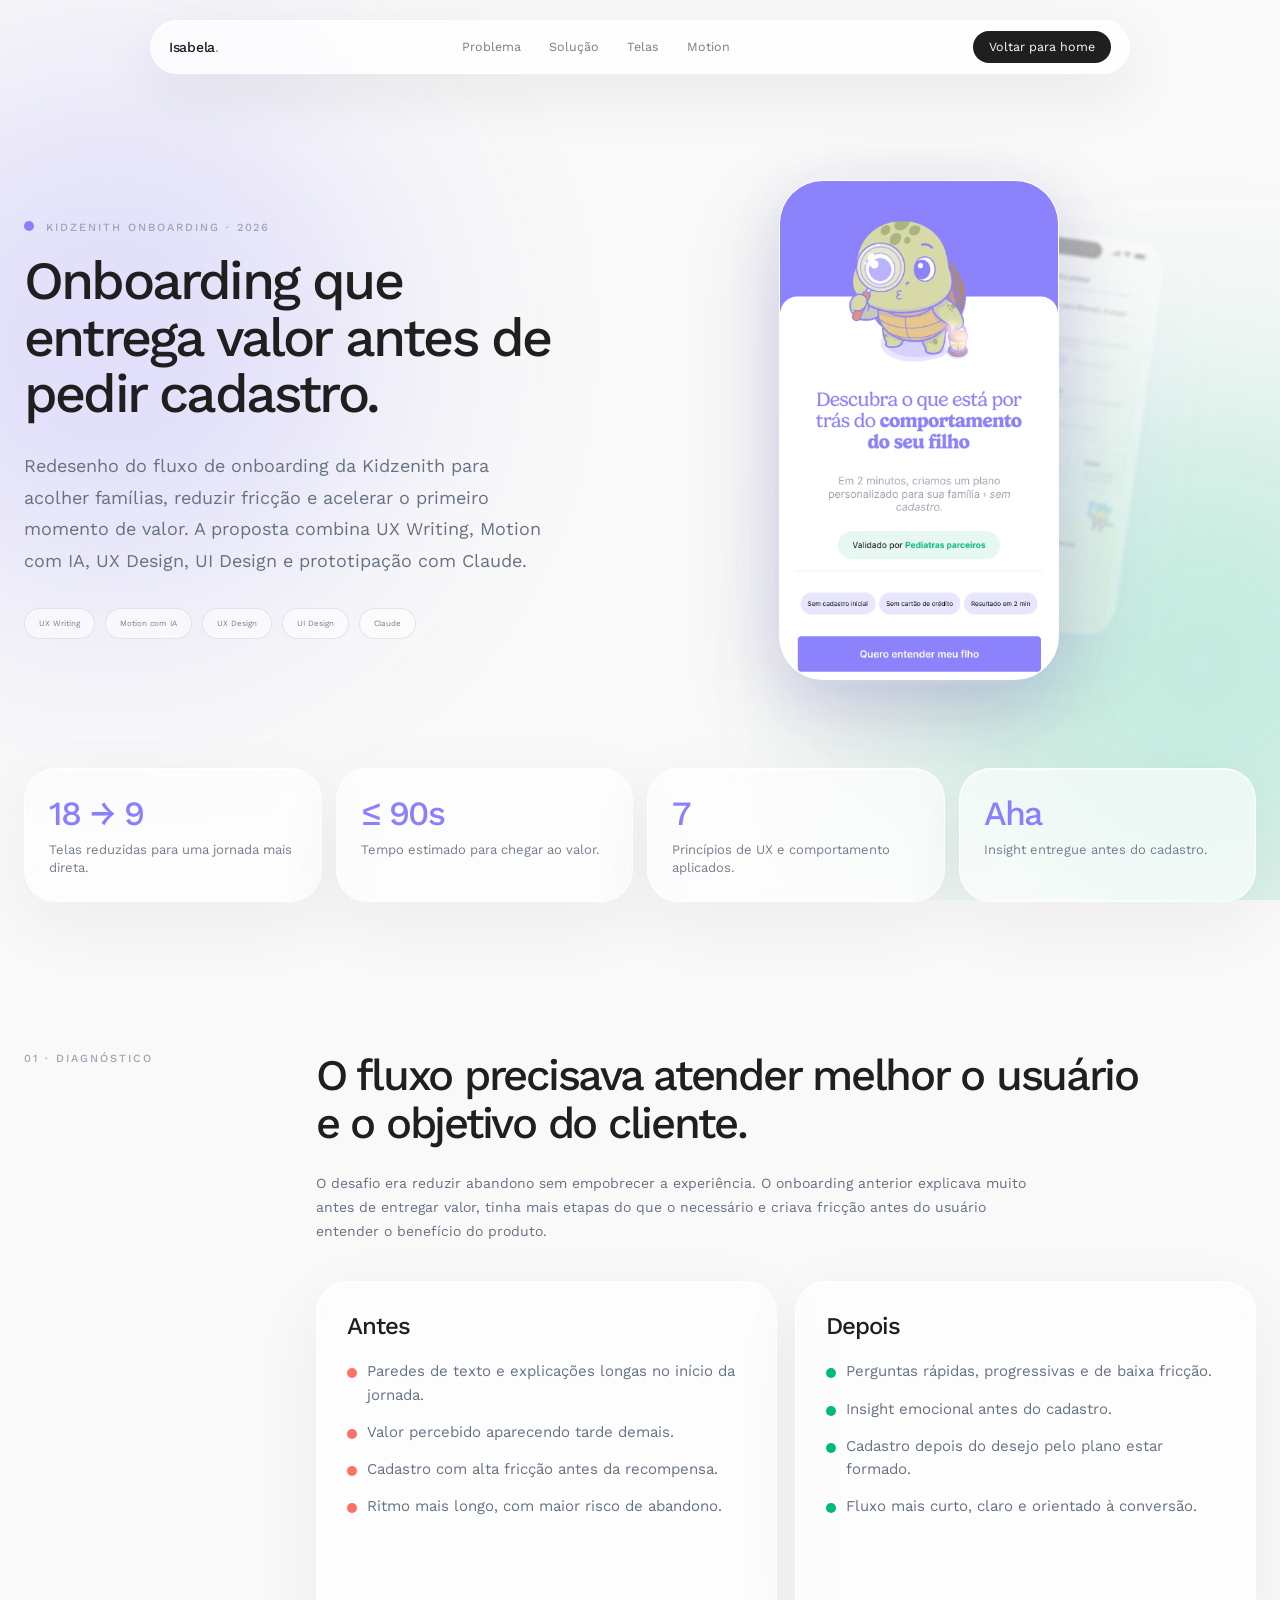
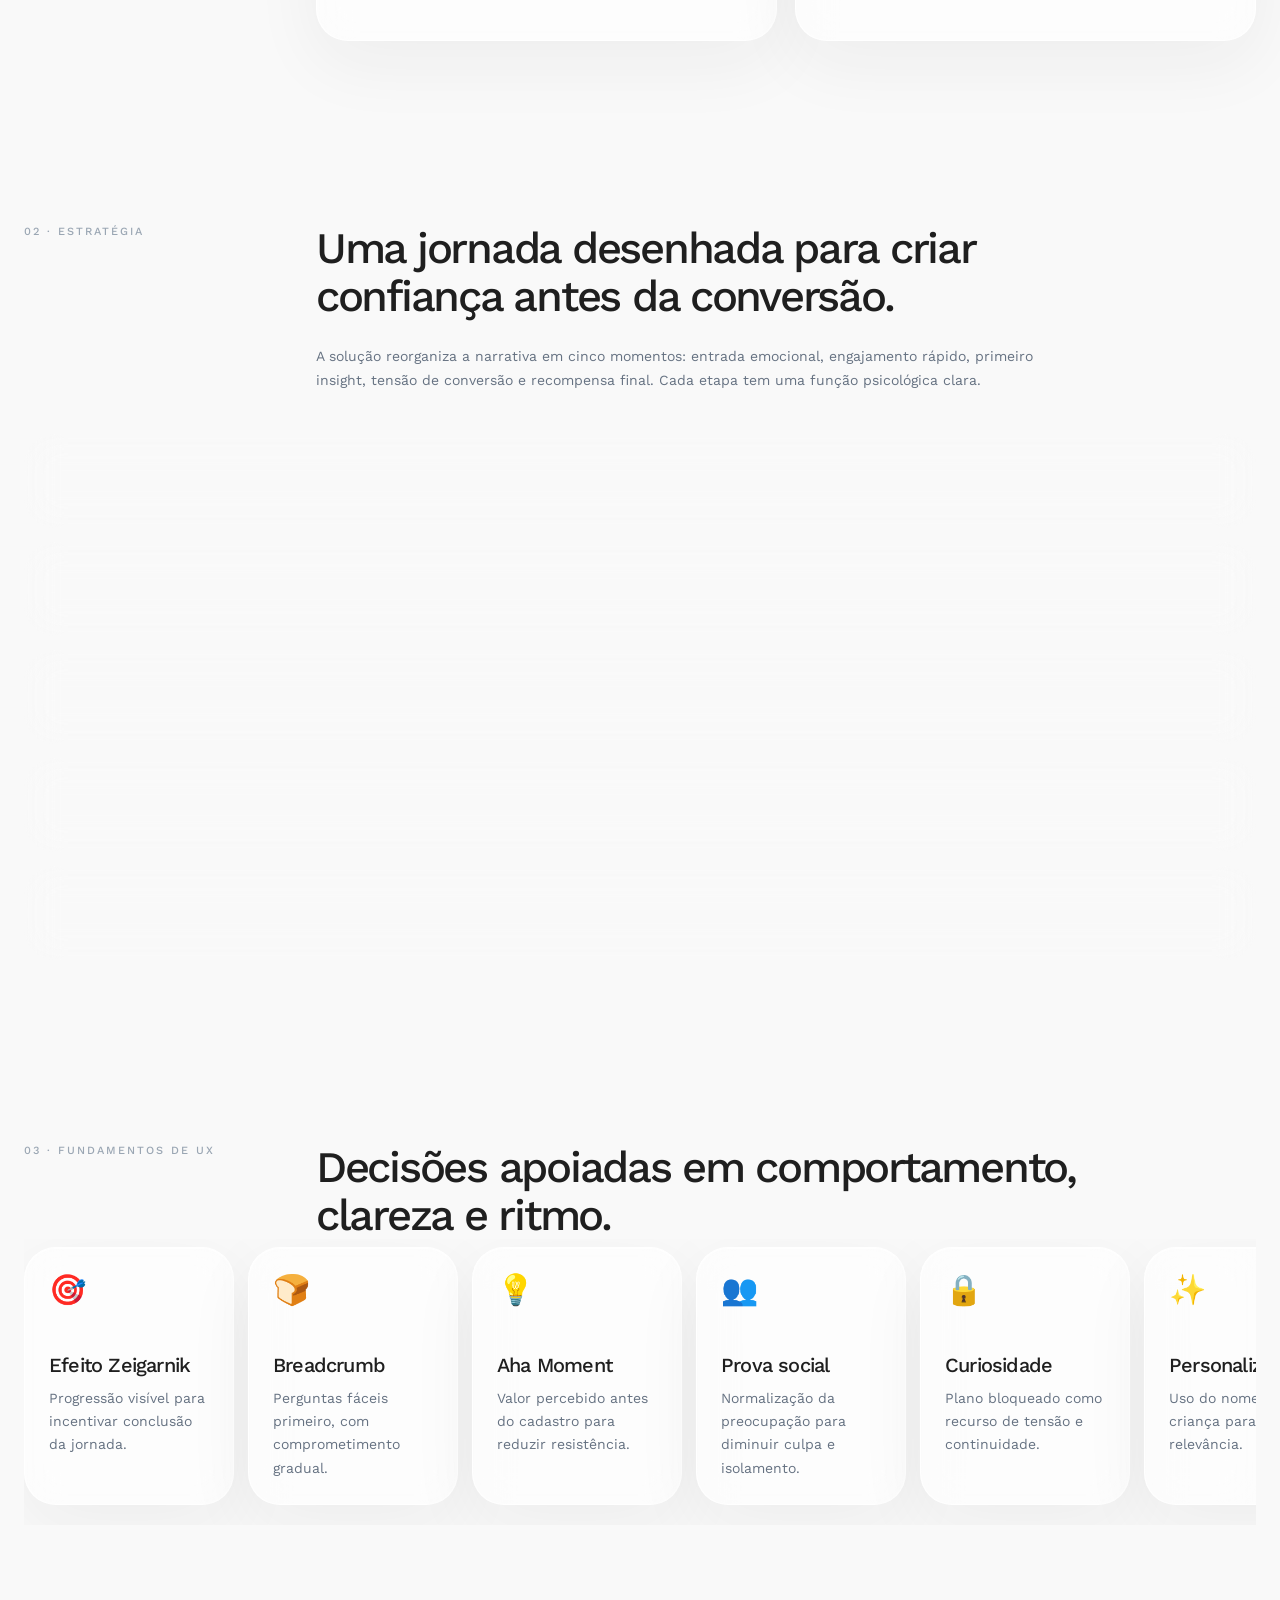
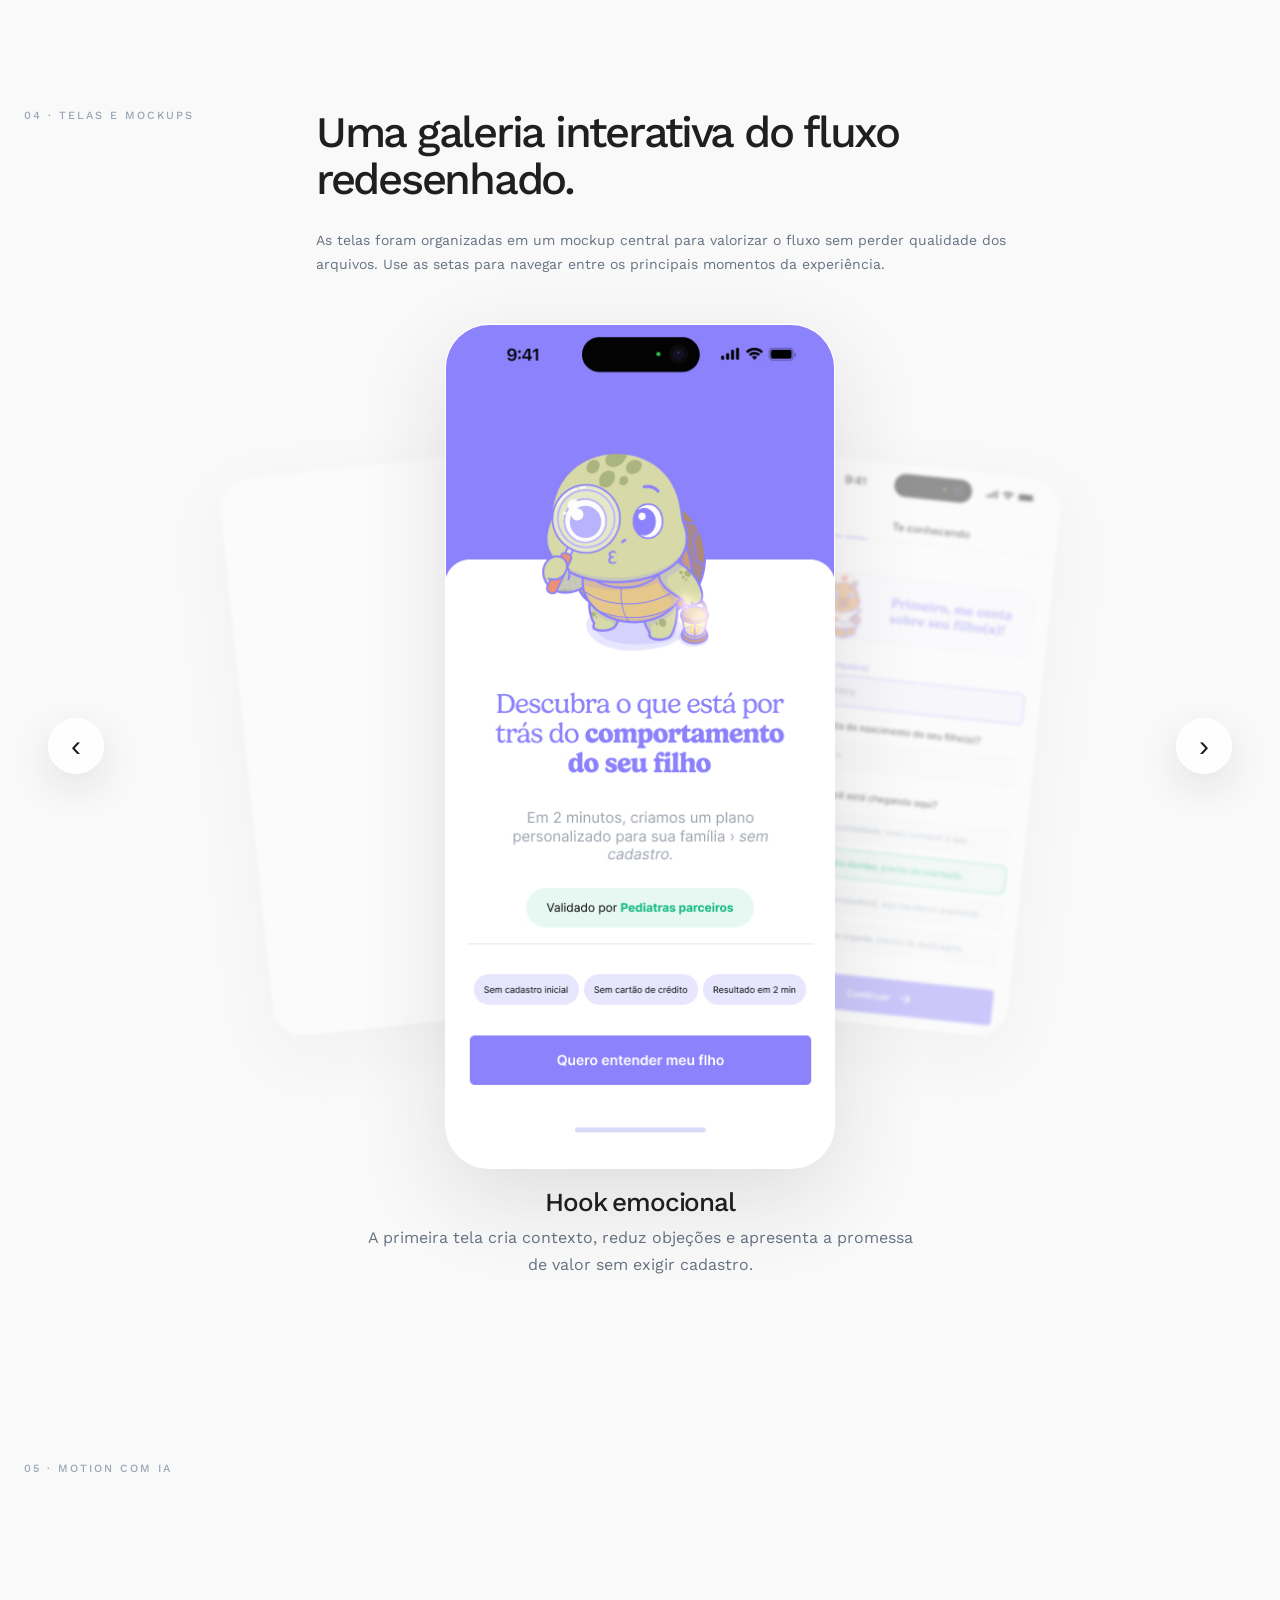
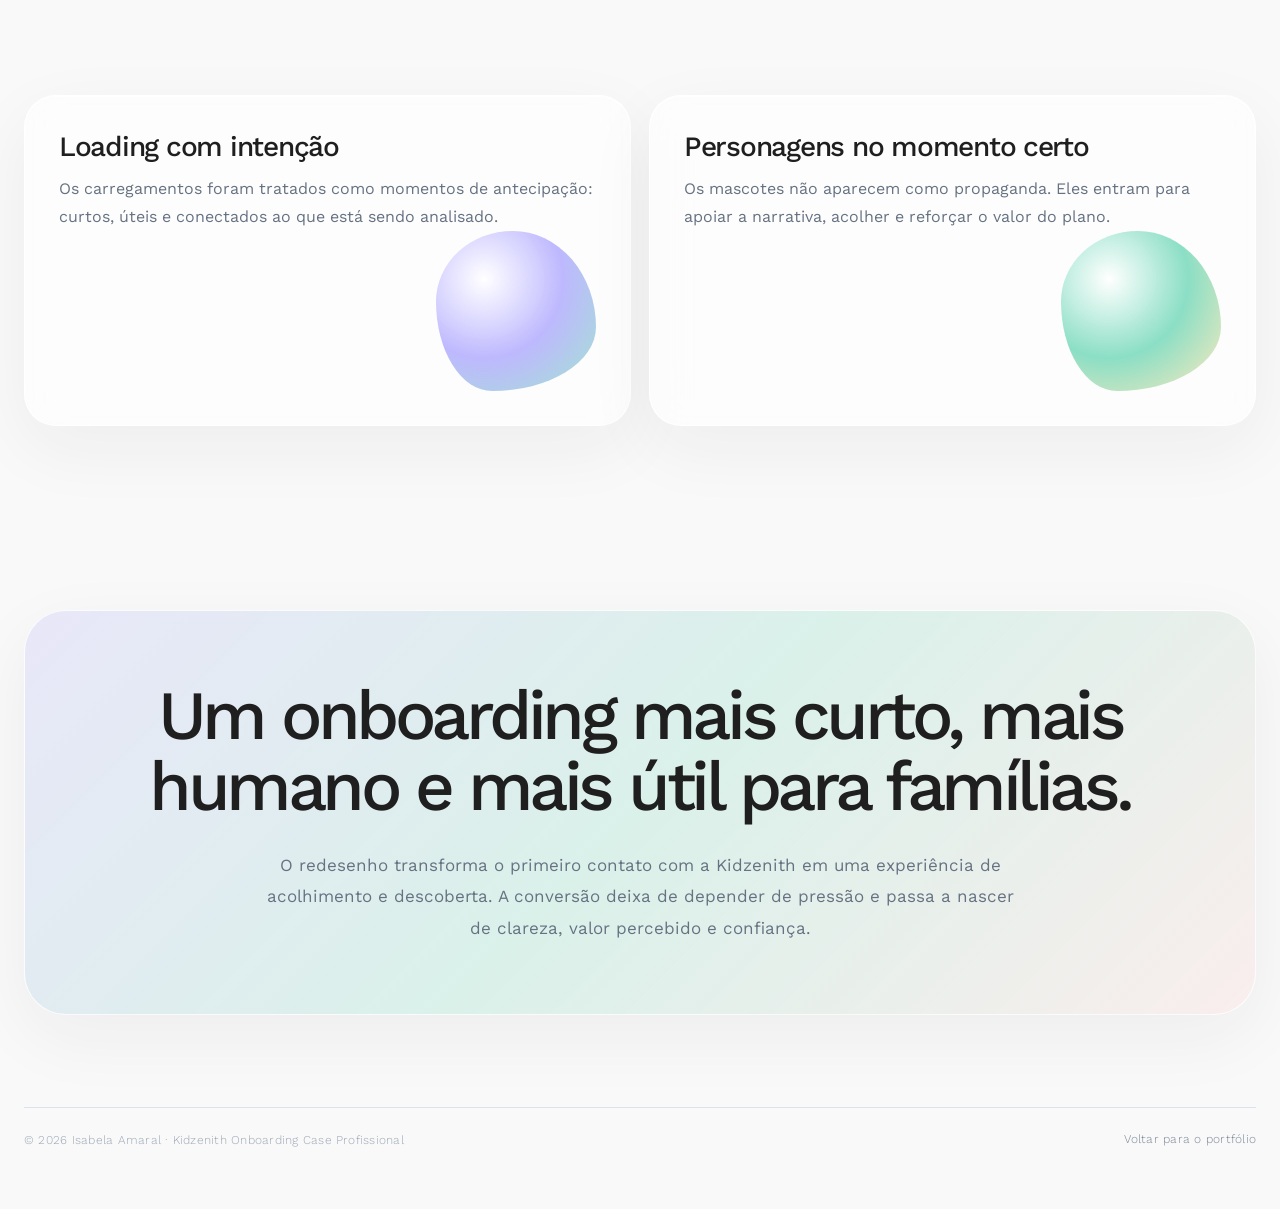
<file: kidzenith.html>
<!DOCTYPE html>
<html lang="pt-BR">
<head>
  <meta charset="UTF-8" />
  <meta name="viewport" content="width=device-width, initial-scale=1.0" />
  <title>Kidzenith Onboarding — Case Profissional | Isabela Amaral</title>
  <meta name="description" content="Case profissional do redesign do onboarding da Kidzenith, com UX Writing, Motion com IA, UX Design, UI Design e prototipação com Claude." />

<style>
    @import url('https://fonts.googleapis.com/css2?family=Work+Sans:wght@300;400;500;600;700&display=swap');

    :root{
      --bg:#F9F9F9;
      --ink:#1F1F1F;
      --muted:#747F8B;
      --soft:#9AA6B3;
      --line:#E7EDF4;

      --purple:#8A80FF;
      --purple-2:#A78BFA;
      --lilac:#F1EEFF;
      --green:#00B981;
      --blue:#82B5FF;
      --yellow:#FFCA54;
      --coral:#FF7167;

      --glass:rgba(255,255,255,.62);
      --radius-xl:42px;
      --radius-lg:32px;
      --shadow:0 22px 70px rgba(31,31,31,.055);
    }

    *{box-sizing:border-box;margin:0;padding:0}
    html{scroll-behavior:smooth}
    body{
      background:var(--bg);
      color:var(--ink);
      font-family:'Work Sans', system-ui, -apple-system, BlinkMacSystemFont, sans-serif;
      overflow-x:hidden;
      -webkit-font-smoothing:antialiased;
    }

    body.loading .page{opacity:0; transform:translateY(14px)}
    .page{opacity:1; transform:translateY(0); transition:opacity .8s ease, transform .8s ease}

    a{text-decoration:none;color:inherit}
    img{display:block;max-width:100%}

    .ambient{
      position:fixed;
      inset:0;
      pointer-events:none;
      z-index:-2;
      overflow:hidden;
    }
    .ambient::before,
    .ambient::after{
      content:"";
      position:absolute;
      width:540px;
      height:540px;
      border-radius:50%;
      filter:blur(120px);
      opacity:.22;
      animation:floatGlow 14s ease-in-out infinite alternate;
    }
    .ambient::before{background:var(--purple); left:-160px; top:8%}
    .ambient::after{background:var(--green); right:-190px; top:44%; animation-delay:2s}
    @keyframes floatGlow{
      from{transform:translate3d(0,0,0) scale(1)}
      to{transform:translate3d(42px,-36px,0) scale(1.08)}
    }

    .container{
      width:min(1180px, calc(100% - 48px));
      margin-inline:auto;
    }

    .nav{
      position:sticky;
      top:18px;
      z-index:50;
      margin:18px auto 0;
      width:min(1180px, calc(100% - 32px));
      height:68px;
      display:flex;
      align-items:center;
      justify-content:space-between;
      padding:0 18px;
      border-radius:999px;
      background:rgba(255,255,255,.62);
      border:1px solid rgba(255,255,255,.75);
      backdrop-filter:blur(18px);
      box-shadow:0 12px 44px rgba(31,31,31,.045), inset 0 1px 0 rgba(255,255,255,.7);
    }
    .brand{
      display:flex;
      align-items:center;
      gap:12px;
      font-size:14px;
      font-weight:500;
      letter-spacing:-.02em;
    }
    .brand-mark{
      width:28px;height:28px;border-radius:50%;
      background:linear-gradient(135deg,#FF7167,#8A80FF);
    }
    .nav-links{
      display:flex;
      gap:24px;
      color:var(--muted);
      font-size:12px;
    }
    .back-home{
      display:inline-flex;
      align-items:center;
      justify-content:center;
      height:42px;
      padding:0 18px;
      border-radius:999px;
      background:var(--ink);
      color:white;
      font-size:12px;
      font-weight:500;
      transition:.35s ease;
    }
    .back-home:hover{transform:translateY(-2px)}

    section{padding:92px 0}
    .hero{padding:96px 0 72px}

    .eyebrow{
      font-size:11px;
      letter-spacing:.18em;
      text-transform:uppercase;
      color:var(--soft);
      font-weight:500;
      margin-bottom:18px;
    }
    .eyebrow .dot{
      display:inline-block;
      width:10px;
      height:10px;
      border-radius:50%;
      background:var(--purple);
      margin-right:12px;
    }

    h1{
      font-size:clamp(4rem, 9.6vw, 8.4rem);
      line-height:.9;
      letter-spacing:-.065em;
      font-weight:500;
      max-width:980px;
    }
    .hero-sub{
      max-width:660px;
      margin-top:28px;
      color:#667282;
      font-size:18px;
      line-height:1.75;
    }
    .chips{
      display:flex;
      flex-wrap:wrap;
      gap:10px;
      margin-top:32px;
    }
    .chip{
      padding:10px 14px;
      border-radius:999px;
      background:rgba(255,255,255,.55);
      border:1px solid rgba(202,213,225,.55);
      color:var(--muted);
      font-size:8px;
    }

    .hero-grid{
      display:grid;
      grid-template-columns:.88fr 1.12fr;
      gap:44px;
      align-items:center;
    }

    .phone-stage{
      position:relative;
      min-height:600px;
      display:grid;
      place-items:center;
      perspective:1200px;
    }
    .phone-orbit{
      position:absolute;
      width:310px;
      aspect-ratio:393/852;
      border-radius:40px;
      overflow:hidden;
      background:#fff;
      border:1px solid rgba(255,255,255,.8);
      box-shadow:0 30px 80px rgba(138,128,255,.16);
      opacity:.38;
      filter:blur(1px);
      transform:translateX(-130px) rotate(-8deg) scale(.78);
      animation:floatPhone 7s ease-in-out infinite;
    }
    .phone-orbit.right{
      transform:translateX(130px) rotate(8deg) scale(.78);
      animation-delay:1.2s;
    }
    .phone-main{
      position:relative;
      width:min(360px, 72vw);
      aspect-ratio:393/852;
      border-radius:44px;
      overflow:hidden;
      background:#fff;
      border:1px solid rgba(255,255,255,.9);
      box-shadow:0 36px 100px rgba(31,31,31,.14), 0 18px 60px rgba(138,128,255,.18);
      transform-style:preserve-3d;
      transition:transform .28s ease;
      z-index:2;
    }
    .phone-main img,
    .phone-orbit img{
      width:100%;height:100%;object-fit:cover;
    }
    @keyframes floatPhone{
      0%,100%{margin-top:0}
      50%{margin-top:-18px}
    }

    .section-grid{
      display:grid;
      grid-template-columns:300px 1fr;
      gap:62px;
      align-items:start;
    }
    .section-title{
      font-size:clamp(2.3rem, 5vw, 5rem);
      line-height:1.03;
      letter-spacing:-.06em;
      font-weight:500;
      max-width:850px;
    }
    .section-copy{
      max-width:720px;
      margin-top:24px;
      color:#667282;
      font-size:17px;
      line-height:1.82;
    }

    .glass-card{
      background:rgba(255,255,255,.62);
      border:1px solid rgba(255,255,255,.78);
      border-radius:var(--radius-lg);
      box-shadow:var(--shadow), inset 0 1px 0 rgba(255,255,255,.7);
      backdrop-filter:blur(18px);
    }

    .stats{
      display:grid;
      grid-template-columns:repeat(4,1fr);
      gap:14px;
      margin-top:38px;
    }
    .stat{
      padding:24px;
    }
    .stat strong{
      display:block;
      font-size:34px;
      letter-spacing:-.05em;
      font-weight:500;
      color:var(--purple);
    }
    .stat span{
      display:block;
      margin-top:8px;
      color:var(--muted);
      font-size:13px;
      line-height:1.4;
    }

    .comparison{
      display:grid;
      grid-template-columns:1fr 1fr;
      gap:18px;
      margin-top:38px;
    }
    .compare{
      padding:30px;
      min-height:360px;
    }
    .compare h3{
      font-size:24px;
      font-weight:500;
      letter-spacing:-.04em;
      margin-bottom:20px;
    }
    .compare ul{
      list-style:none;
      display:grid;
      gap:14px;
    }
    .compare li{
      color:#667282;
      line-height:1.55;
      font-size:15px;
      display:flex;
      gap:10px;
    }
    .compare li::before{
      content:"";
      width:10px;height:10px;border-radius:50%;margin-top:8px;flex:0 0 auto;
      background:var(--purple);
    }
    .compare.before li::before{background:var(--coral)}
    .compare.after li::before{background:var(--green)}

    .principles{
      display:grid;
      grid-template-columns:repeat(7, minmax(210px, 1fr));
      gap:14px;
      overflow-x:auto;
      padding:8px 0 20px;
      scroll-snap-type:x proximity;
    }
    .principle{
      min-height:230px;
      padding:24px;
      scroll-snap-align:start;
      transition:.35s ease;
    }
    .principle:hover{transform:translateY(-6px)}
    .principle .icon{
      font-size:30px;
      margin-bottom:46px;
    }
    .principle h3{
      font-size:20px;
      font-weight:500;
      letter-spacing:-.04em;
      margin-bottom:10px;
    }
    .principle p{
      color:#667282;
      font-size:14px;
      line-height:1.65;
    }

    .mockup-section{
      overflow:hidden;
    }
    .mockup-gallery{
      position:relative;
      min-height:720px;
      margin-top:48px;
      display:grid;
      place-items:center;
    }
    .gallery-frame{
      position:relative;
      width:min(390px, 72vw);
      aspect-ratio:393/852;
      border-radius:44px;
      overflow:hidden;
      border:1px solid rgba(255,255,255,.88);
      box-shadow:0 30px 90px rgba(31,31,31,.12);
      background:#fff;
      z-index:4;
      transition:.45s ease;
    }
    .gallery-frame img{
      width:100%;
      height:100%;
      object-fit:cover;
    }
    .gallery-ghost{
      position:absolute;
      width:min(315px, 54vw);
      aspect-ratio:393/852;
      border-radius:38px;
      overflow:hidden;
      opacity:.42;
      filter:blur(2px);
      background:#fff;
      border:1px solid rgba(255,255,255,.7);
      box-shadow:0 24px 70px rgba(31,31,31,.08);
      transition:.5s ease;
      z-index:1;
    }
    .gallery-ghost.left{transform:translateX(-265px) scale(.82) rotate(-6deg)}
    .gallery-ghost.right{transform:translateX(265px) scale(.82) rotate(6deg)}
    .gallery-ghost img{width:100%;height:100%;object-fit:cover}

    .gallery-controls{
      display:flex;
      align-items:center;
      justify-content:center;
      gap:16px;
      margin-top:22px;
    }
    .control{
      width:52px;height:52px;
      border-radius:50%;
      border:1px solid rgba(255,255,255,.75);
      background:rgba(255,255,255,.64);
      backdrop-filter:blur(18px);
      cursor:pointer;
      font-size:24px;
      color:var(--ink);
      transition:.35s ease;
    }
    .control:hover{
      transform:translateY(-4px);
      background:var(--ink);
      color:white;
    }
    .gallery-caption{
      text-align:center;
      max-width:560px;
      margin:18px auto 0;
    }
    .gallery-caption h3{
      font-size:26px;
      letter-spacing:-.045em;
      font-weight:500;
    }
    .gallery-caption p{
      color:#667282;
      line-height:1.65;
      margin-top:8px;
    }

    .flow{
      display:grid;
      gap:14px;
      margin-top:42px;
    }
    .flow-row{
      display:grid;
      grid-template-columns:80px 1fr 170px;
      gap:14px;
      align-items:center;
      padding:20px;
    }
    .flow-num{
      width:52px;height:52px;border-radius:50%;
      background:var(--lilac);
      display:grid;place-items:center;
      color:var(--purple);
      font-weight:500;
    }
    .flow-row h3{
      font-size:22px;
      letter-spacing:-.04em;
      font-weight:500;
      margin-bottom:5px;
    }
    .flow-row p{
      color:#667282;
      font-size:14px;
      line-height:1.55;
    }
    .flow-time{
      justify-self:end;
      padding:9px 13px;
      border-radius:999px;
      background:rgba(138,128,255,.12);
      color:var(--purple);
      font-size:12px;
    }

    .ai-motion{
      display:grid;
      grid-template-columns:1fr 1fr;
      gap:18px;
      margin-top:42px;
    }
    .ai-card{
      padding:34px;
      min-height:300px;
      display:flex;
      flex-direction:column;
      justify-content:space-between;
    }
    .ai-card h3{
      font-size:28px;
      font-weight:500;
      letter-spacing:-.045em;
    }
    .ai-card p{
      color:#667282;
      line-height:1.75;
      margin-top:12px;
    }
    .liquid{
      width:160px;height:160px;border-radius:48% 52% 65% 35% / 44% 60% 40% 56%;
      background:radial-gradient(circle at 30% 30%, rgba(255,255,255,.9), rgba(138,128,255,.55), rgba(0,185,129,.36));
      align-self:flex-end;
      animation:morph 8s ease-in-out infinite;
      filter:blur(.2px);
    }
    @keyframes morph{
      0%,100%{border-radius:48% 52% 65% 35% / 44% 60% 40% 56%; transform:rotate(0)}
      50%{border-radius:62% 38% 40% 60% / 55% 44% 56% 45%; transform:rotate(12deg)}
    }

    .final{
      padding:70px 46px;
      border-radius:var(--radius-xl);
      text-align:center;
      background:linear-gradient(135deg, rgba(138,128,255,.14), rgba(0,185,129,.12), rgba(255,113,103,.08));
      border:1px solid rgba(255,255,255,.78);
      box-shadow:var(--shadow);
    }
    .final h2{
      font-size:clamp(2.6rem,5.4vw,5.6rem);
      line-height:1.02;
      letter-spacing:-.065em;
      font-weight:500;
      max-width:1050px;
      margin:auto;
    }
    .final p{
      max-width:760px;
      margin:28px auto 0;
      color:#667282;
      line-height:1.85;
      font-size:17px;
    }

    .footer{
      padding:46px 0 70px;
      color:var(--soft);
      font-size:13px;
    }
    .footer-inner{
      border-top:1px solid var(--line);
      padding-top:26px;
      display:flex;
      justify-content:space-between;
      gap:18px;
      flex-wrap:wrap;
    }

    .reveal{
      opacity:0;
      transform:translateY(34px);
      transition:opacity .8s ease, transform .8s ease;
    }
    .reveal.visible{
      opacity:1;
      transform:translateY(0);
    }

    @media(max-width:980px){
      .nav-links{display:none}
      .hero-grid,.section-grid,.comparison,.ai-motion{grid-template-columns:1fr}
      .stats{grid-template-columns:1fr 1fr}
      .mockup-gallery{min-height:640px}
      .gallery-ghost.left{transform:translateX(-160px) scale(.72) rotate(-6deg)}
      .gallery-ghost.right{transform:translateX(160px) scale(.72) rotate(6deg)}
      .flow-row{grid-template-columns:52px 1fr}
      .flow-time{grid-column:2;justify-self:start}
    }
    @media(max-width:640px){
      .container{width:min(100% - 28px,1180px)}
      .nav{height:62px}
      .back-home{padding:0 14px}
      h1{font-size:3.8rem}
      section{padding:70px 0}
      .hero{padding-top:64px}
      .stats{grid-template-columns:1fr}
      .gallery-ghost{display:none}
      .mockup-gallery{min-height:auto; display:block}
      .gallery-frame{margin:auto}
    }
  </style>

<style id="kidzenith-gallery-side-arrows">
  #telas .mockup-gallery{
    position:relative !important;
    overflow:visible !important;
  }

  #telas .gallery-controls{
    display:none !important;
  }

  #telas .gallery-side-control{
    position:absolute;
    top:50%;
    z-index:8;
    width:56px;
    height:56px;
    border-radius:50%;
    border:1px solid rgba(255,255,255,.82);
    background:rgba(255,255,255,.76);
    color:#1F1F1F;
    font-size:30px;
    line-height:1;
    cursor:pointer;
    display:grid;
    place-items:center;
    backdrop-filter:blur(18px);
    -webkit-backdrop-filter:blur(18px);
    box-shadow:0 14px 38px rgba(31,31,31,.10);
    transition:transform .35s cubic-bezier(.22,1,.36,1), background .35s ease, color .35s ease;
  }

  #telas .gallery-side-control.left{
    left:clamp(0px, 2vw, 24px);
    transform:translateY(-50%);
  }

  #telas .gallery-side-control.right{
    right:clamp(0px, 2vw, 24px);
    transform:translateY(-50%);
  }

  #telas .gallery-side-control:hover{
    background:#1F1F1F;
    color:#fff;
  }

  #telas .gallery-side-control.left:hover{
    transform:translateY(calc(-50% - 4px)) scale(1.05);
  }

  #telas .gallery-side-control.right:hover{
    transform:translateY(calc(-50% - 4px)) scale(1.05);
  }

  @media(max-width:980px){
    #telas .mockup-gallery{
      padding-bottom:76px;
    }

    #telas .gallery-side-control{
      top:auto;
      bottom:0;
    }

    #telas .gallery-side-control.left{
      left:calc(50% - 66px);
      transform:none;
    }

    #telas .gallery-side-control.right{
      right:calc(50% - 66px);
      transform:none;
    }

    #telas .gallery-side-control.left:hover,
    #telas .gallery-side-control.right:hover{
      transform:translateY(-4px) scale(1.05);
    }
  }
</style>


<style id="portfolio-animation-performance-fix">
  html{ scroll-behavior:smooth; }

  .reveal,
  .parallax-card,
  .phone-main,
  .dog-hero-phone.main,
  .dog-screen-main,
  .gallery-frame,
  .dog-gallery-frame,
  .project-card,
  .featured-card,
  .glass{
    backface-visibility:hidden;
    transform:translateZ(0);
  }

  .reveal{ will-change:opacity, transform; }
  .reveal.visible{ will-change:auto; }

  .phone-main,
  .dog-hero-phone.main,
  .dog-screen-main,
  .gallery-frame,
  .dog-gallery-frame{
    will-change:transform, opacity;
  }

  .ambient::before,
  .ambient::after,
  .liquid,
  .orb,
  .glow,
  .blob{
    will-change:transform;
  }

  .gallery-ghost,
  .dog-gallery-ghost,
  .phone-orbit,
  .dog-screen-ghost,
  .dog-hero-phone.ghost{
    transform:translateZ(0);
    will-change:transform, opacity;
  }

  @media(max-width:760px){
    .gallery-ghost,
    .dog-gallery-ghost,
    .phone-orbit,
    .dog-screen-ghost,
    .dog-hero-phone.ghost{
      filter:blur(1.5px) !important;
    }
  }

  @media(prefers-reduced-motion: reduce){
    *,
    *::before,
    *::after{
      animation-duration:.001ms !important;
      animation-iteration-count:1 !important;
      scroll-behavior:auto !important;
      transition-duration:.001ms !important;
    }
  }
</style>

















<style id="portfolio-final-clean-standard">
  /* Header padrão: apenas Isabela. sem ícone */
  nav .brand,
  .nav .brand{
    display:inline-flex !important;
    align-items:center !important;
    gap:0 !important;
    font-family:"Satoshi","Work Sans",system-ui,sans-serif !important;
    font-size:14px !important;
    line-height:1 !important;
    font-weight:500 !important;
    letter-spacing:-0.02em !important;
    color:#1F1F1F !important;
    text-decoration:none !important;
    white-space:nowrap !important;
  }

  nav .brand::after,
  .nav .brand::after{
    content:none !important;
  }

  nav .brand .brand-period,
  .nav .brand .brand-period{
    color:#FF7167 !important;
  }

  nav .brand-mark,
  nav .brand-icon,
  nav .brand-dot,
  .nav .brand-mark,
  .nav .brand-icon,
  .nav .brand-dot{
    display:none !important;
  }

  /* Títulos menores apenas nas páginas internas */
  body:not(.home-page) .hero h1{
    font-size:clamp(34px, 4vw, 56px) !important;
    line-height:1.07 !important;
    letter-spacing:-0.052em !important;
    max-width:720px !important;
  }

  body:not(.home-page) .hero-lead{
    font-size:15.5px !important;
    line-height:1.68 !important;
    max-width:620px !important;
  }

  body:not(.home-page) .section-title,
  body:not(.home-page) .section-head h2,
  body:not(.home-page) .closing-card h2{
    font-size:clamp(30px, 3.25vw, 46px) !important;
    line-height:1.1 !important;
    letter-spacing:-0.052em !important;
  }

  body:not(.home-page) .section-copy{
    font-size:15.5px !important;
    line-height:1.68 !important;
  }

  body:not(.home-page) .hero{
    min-height:auto !important;
    padding-top:118px !important;
    padding-bottom:70px !important;
  }

  body:not(.home-page) .hero-grid{
    gap:34px !important;
    align-items:center !important;
  }

  /* Hero Mockup Stage proporcional aos textos das páginas internas */
  body:not(.home-page) .mockup-stage,
  body:not(.home-page) .dog-hero-stage,
  body:not(.home-page) .dog-screen-stage,
  body:not(.home-page) .terpafy-stage{
    min-height:430px !important;
    max-height:520px !important;
  }

  /* Kidzenith */
  body:not(.home-page) .phone-main,
  body:not(.home-page) .mockup-stage .phone-main{
    width:min(300px, 38vw) !important;
    max-height:500px !important;
  }

  body:not(.home-page) .phone-orbit,
  body:not(.home-page) .mockup-stage .phone-orbit{
    width:min(235px, 30vw) !important;
    opacity:.30 !important;
    filter:blur(2px) !important;
  }

  /* DogLibrary */
  body:not(.home-page) .dog-hero-phone.main,
  body:not(.home-page) .dog-screen-main{
    width:min(360px, 42vw) !important;
    max-height:500px !important;
  }

  body:not(.home-page) .dog-hero-phone.ghost,
  body:not(.home-page) .dog-screen-ghost{
    width:min(285px, 32vw) !important;
    opacity:.30 !important;
    filter:blur(2px) !important;
  }

  body:not(.home-page) .dog-hero-phone.ghost.left,
  body:not(.home-page) .dog-screen-ghost.left{
    transform:translateX(-150px) scale(.74) rotate(-6deg) !important;
  }

  body:not(.home-page) .dog-hero-phone.ghost.right,
  body:not(.home-page) .dog-screen-ghost.right{
    transform:translateX(150px) scale(.74) rotate(6deg) !important;
  }

  /* Terpafy */
  body:not(.home-page) .terpafy-stage .stage-card.main{
    width:min(500px, 46vw) !important;
  }

  body:not(.home-page) .terpafy-stage .stage-card.ghost{
    width:min(360px, 34vw) !important;
    opacity:.30 !important;
    filter:blur(2px) !important;
  }

  body:not(.home-page) .terpafy-stage .stage-card.ghost.left{
    transform:translateX(-150px) scale(.78) rotate(-6deg) !important;
  }

  body:not(.home-page) .terpafy-stage .stage-card.ghost.right{
    transform:translateX(150px) scale(.78) rotate(6deg) !important;
  }

  /* Performance leve */
  .reveal,
  .phone-main,
  .dog-hero-phone.main,
  .dog-screen-main,
  .terpafy-stage .stage-card.main,
  .gallery-frame,
  .dog-gallery-frame{
    backface-visibility:hidden;
    transform:translateZ(0);
  }

  img{
    user-select:none;
  }

  @media(max-width:1280px){
    body:not(.home-page) .hero h1{
      font-size:clamp(32px, 3.7vw, 48px) !important;
    }

    body:not(.home-page) .hero-grid{
      gap:28px !important;
    }

    body:not(.home-page) .mockup-stage,
    body:not(.home-page) .dog-hero-stage,
    body:not(.home-page) .dog-screen-stage,
    body:not(.home-page) .terpafy-stage{
      min-height:390px !important;
      max-height:470px !important;
    }

    body:not(.home-page) .terpafy-stage .stage-card.main{
      width:min(440px, 45vw) !important;
    }

    body:not(.home-page) .dog-hero-phone.main,
    body:not(.home-page) .dog-screen-main{
      width:min(330px, 40vw) !important;
    }

    body:not(.home-page) .phone-main{
      width:min(280px, 36vw) !important;
    }
  }

  @media(max-width:980px){
    body:not(.home-page) .hero-grid{
      grid-template-columns:1fr !important;
    }

    body:not(.home-page) .mockup-stage,
    body:not(.home-page) .dog-hero-stage,
    body:not(.home-page) .dog-screen-stage,
    body:not(.home-page) .terpafy-stage{
      min-height:420px !important;
      max-height:none !important;
    }

    body:not(.home-page) .phone-main,
    body:not(.home-page) .dog-hero-phone.main,
    body:not(.home-page) .dog-screen-main,
    body:not(.home-page) .terpafy-stage .stage-card.main{
      width:min(100%, 360px) !important;
    }
  }

  @media(max-width:640px){
    body:not(.home-page) .hero h1{
      font-size:clamp(30px, 8vw, 42px) !important;
    }

    body:not(.home-page) .mockup-stage,
    body:not(.home-page) .dog-hero-stage,
    body:not(.home-page) .dog-screen-stage,
    body:not(.home-page) .terpafy-stage{
      min-height:360px !important;
    }

    body:not(.home-page) .phone-orbit,
    body:not(.home-page) .dog-hero-phone.ghost,
    body:not(.home-page) .dog-screen-ghost,
    body:not(.home-page) .terpafy-stage .stage-card.ghost{
      display:none !important;
    }
  }
</style>

<link rel="stylesheet" href="assets/css/portfolio-system.css"/>

<style id="portfolio-global-refactor-final">
  :root{
    --page-max: 1120px;
    --page-gutter: clamp(20px, 4vw, 56px);
    --soft-border: rgba(202,213,225,.62);
    --soft-shadow: 0 24px 80px rgba(31,31,31,.07);
    --brand-accent: #FF7167;
  }

  html{
    scroll-behavior:smooth;
    overflow-x:hidden;
  }

  body{
    overflow-x:hidden;
    text-rendering:optimizeLegibility;
    -webkit-font-smoothing:antialiased;
  }

  .container{
    width:min(var(--page-max), calc(100% - var(--page-gutter))) !important;
    margin-inline:auto !important;
  }

  /* Header padrão do portfólio */
  .brand,
  nav .brand,
  .nav .brand{
    display:inline-flex !important;
    align-items:center !important;
    gap:0 !important;
    font-size:14px !important;
    line-height:1 !important;
    font-weight:500 !important;
    letter-spacing:-.02em !important;
    color:#1F1F1F !important;
    text-decoration:none !important;
    white-space:nowrap !important;
  }

  .brand::before,
  .brand::after,
  nav .brand::before,
  nav .brand::after,
  .nav .brand::before,
  .nav .brand::after{
    content:none !important;
    display:none !important;
  }

  .brand-mark,
  .brand-icon,
  .brand-dot{
    display:none !important;
  }

  .brand-period{
    color:var(--brand-accent) !important;
  }

  /* Ritmo geral */
  section{
    scroll-margin-top:96px;
  }

  body:not(.home-page) .hero,
  body:not(.home-page) .case-hero{
    min-height:auto !important;
    padding-top:clamp(108px, 10vw, 132px) !important;
    padding-bottom:clamp(48px, 6vw, 72px) !important;
  }

  body:not(.home-page) .hero h1,
  body:not(.home-page) .case-hero h1{
    font-size:clamp(34px, 4.2vw, 58px) !important;
    line-height:1.06 !important;
    letter-spacing:-.052em !important;
    max-width:760px !important;
  }

  body:not(.home-page) .hero-lead,
  body:not(.home-page) .case-lead{
    font-size:clamp(14px, 1.15vw, 16px) !important;
    line-height:1.72 !important;
    max-width:640px !important;
  }

  body:not(.home-page) .section{
    padding-top:clamp(58px, 6vw, 78px) !important;
    padding-bottom:clamp(58px, 6vw, 78px) !important;
  }

  body:not(.home-page) .section-grid{
    grid-template-columns:minmax(230px,.34fr) minmax(0,.66fr) !important;
    gap:clamp(26px, 4vw, 46px) !important;
    align-items:start !important;
    max-width:var(--page-max) !important;
    margin-inline:auto !important;
  }

  body:not(.home-page) .section-title,
  body:not(.home-page) .section-head h2,
  body:not(.home-page) .closing-card h2,
  body:not(.home-page) .final-card h2{
    font-size:clamp(30px, 3.4vw, 48px) !important;
    line-height:1.09 !important;
    letter-spacing:-.052em !important;
  }

  body:not(.home-page) .section-copy,
  body:not(.home-page) .content-card p,
  body:not(.home-page) .closing-card p,
  body:not(.home-page) .final-card p{
    font-size:clamp(14px, 1.08vw, 15.5px) !important;
    line-height:1.72 !important;
  }

  .glass,
  .content-card,
  .final-card,
  .closing-card,
  .social-card,
  .project-card{
    border-color:var(--soft-border) !important;
    box-shadow:var(--soft-shadow) !important;
  }

  img, video{
    max-width:100%;
  }

  img{
    user-select:none;
  }

  a{
    -webkit-tap-highlight-color: transparent;
  }

  a:focus-visible,
  button:focus-visible{
    outline:2px solid var(--brand-accent);
    outline-offset:5px;
  }

  /* Rodapé padrão */
  footer,
  .footer{
    border-top:0 !important;
    padding:0 0 clamp(38px, 5vw, 60px) !important;
    color:var(--ink-muted, #7A8594) !important;
  }

  .footer-inner{
    width:min(var(--page-max), calc(100% - var(--page-gutter))) !important;
    margin-inline:auto !important;
    border-top:1px solid var(--soft-border) !important;
    padding-top:22px !important;
    display:flex !important;
    justify-content:space-between !important;
    align-items:center !important;
    gap:18px !important;
    flex-wrap:wrap !important;
    font-size:13px !important;
    line-height:1.5 !important;
  }

  .footer-inner a,
  .footer-inner em{
    color:inherit !important;
    text-decoration:none !important;
    font-style:normal !important;
  }

  .footer-inner a:hover{
    color:var(--brand-accent) !important;
  }

  /* Animação e performance */
  .reveal,
  .project-card,
  .glass,
  .phone-main,
  .dog-screen-main,
  .gallery-frame,
  .dog-gallery-frame{
    backface-visibility:hidden;
    transform:translateZ(0);
  }

  @media (prefers-reduced-motion: reduce){
    *,
    *::before,
    *::after{
      animation-duration:.001ms !important;
      animation-iteration-count:1 !important;
      scroll-behavior:auto !important;
      transition-duration:.001ms !important;
    }
  }

  @media (max-width:1080px){
    body:not(.home-page) .hero-grid,
    body:not(.home-page) .section-grid{
      grid-template-columns:1fr !important;
    }
  }

  @media (max-width:720px){
    .container,
    .footer-inner{
      width:min(100% - 32px, var(--page-max)) !important;
    }

    .footer-inner{
      align-items:flex-start !important;
      flex-direction:column !important;
    }
  }
</style>


<style id="portfolio-nav-layout-final-standard">
  :root{
    --page-max:1240px;
    --page-gutter:48px;
    --nav-width:980px;
    --nav-height:54px;
    --nav-top:20px;
    --nav-radius:999px;
    --nav-gap:28px;
    --brand-accent:#FF7167;
  }

  .container{
    width:min(100% - var(--page-gutter), var(--page-max)) !important;
    margin-inline:auto !important;
  }

  /* Header único em todas as páginas, seguindo o padrão da home */
  .nav-wrap,
  header.nav-wrap{
    position:fixed !important;
    top:var(--nav-top) !important;
    left:50% !important;
    transform:translateX(-50%) !important;
    z-index:1000 !important;
    width:min(100% - 32px, var(--nav-width)) !important;
    margin:0 !important;
    padding:0 !important;
  }

  .nav-wrap nav,
  nav.nav,
  nav.glass{
    width:100% !important;
    max-width:var(--nav-width) !important;
    height:var(--nav-height) !important;
    min-height:var(--nav-height) !important;
    margin:0 auto !important;
    padding:0 18px !important;
    border-radius:var(--nav-radius) !important;
    display:flex !important;
    align-items:center !important;
    justify-content:space-between !important;
    gap:24px !important;
    position:relative !important;
    top:auto !important;
    left:auto !important;
    right:auto !important;
    transform:none !important;
    box-sizing:border-box !important;
  }

  body > nav.nav,
  body > nav.nav.glass{
    position:fixed !important;
    top:var(--nav-top) !important;
    left:50% !important;
    transform:translateX(-50%) !important;
    z-index:1000 !important;
    width:min(100% - 32px, var(--nav-width)) !important;
  }

  .brand,
  nav .brand,
  .nav .brand{
    font-family:"Satoshi", system-ui, sans-serif !important;
    font-size:14px !important;
    line-height:1 !important;
    font-weight:500 !important;
    letter-spacing:-.02em !important;
    color:var(--ink, #1F1F1F) !important;
    text-decoration:none !important;
    display:inline-flex !important;
    align-items:center !important;
    white-space:nowrap !important;
    flex:0 0 auto !important;
    gap:0 !important;
  }

  .brand span,
  .brand-period{
    color:var(--brand-accent) !important;
  }

  .brand::before,
  .brand::after,
  nav .brand::before,
  nav .brand::after,
  .brand-mark,
  .brand-icon,
  .brand-dot{
    content:none !important;
    display:none !important;
  }

  .nav-links,
  nav .nav-links,
  .nav .nav-links{
    display:flex !important;
    align-items:center !important;
    justify-content:center !important;
    gap:var(--nav-gap) !important;
    list-style:none !important;
    margin:0 !important;
    padding:0 !important;
    color:var(--ink-soft, #747F8B) !important;
    font-size:12.5px !important;
    line-height:1 !important;
    font-weight:400 !important;
    flex:0 1 auto !important;
  }

  .nav-links li{
    list-style:none !important;
    margin:0 !important;
    padding:0 !important;
  }

  .nav-links a,
  nav .nav-links a,
  .nav .nav-links a{
    color:inherit !important;
    text-decoration:none !important;
    position:relative !important;
    padding:0 !important;
    line-height:1 !important;
    transition:color .3s cubic-bezier(.22,1,.36,1) !important;
  }

  .nav-links a::before,
  .nav-links a::after,
  nav .nav-links a::before,
  nav .nav-links a::after{
    content:none !important;
    display:none !important;
  }

  .nav-links a:hover,
  nav .nav-links a:hover,
  .nav .nav-links a:hover{
    color:var(--ink, #1F1F1F) !important;
    transform:none !important;
  }

  .nav-cta,
  .back-home,
  nav .nav-cta,
  nav .back-home{
    font-family:"Work Sans", system-ui, sans-serif !important;
    font-size:12.5px !important;
    line-height:1 !important;
    font-weight:400 !important;
    padding:8px 16px !important;
    background:var(--ink, #1F1F1F) !important;
    color:var(--paper, #F9F9F9) !important;
    border-radius:999px !important;
    text-decoration:none !important;
    display:inline-flex !important;
    align-items:center !important;
    justify-content:center !important;
    min-height:32px !important;
    white-space:nowrap !important;
    transition:transform .3s cubic-bezier(.22,1,.36,1), background .3s ease !important;
    flex:0 0 auto !important;
  }

  .nav-cta:hover,
  .back-home:hover{
    transform:translateY(-2px) !important;
    color:var(--paper, #F9F9F9) !important;
  }

  /* Colunas e espaçamentos no mesmo raciocínio da home */
  body:not(.home-page) .section-grid,
  body:not(.home-page) .section-head{
    display:grid !important;
    grid-template-columns:260px minmax(0, 1fr) !important;
    gap:32px !important;
    max-width:var(--page-max) !important;
    margin-inline:auto !important;
  }

  body:not(.home-page) .section{
    padding-top:88px !important;
    padding-bottom:88px !important;
  }

  body:not(.home-page) .hero,
  body:not(.home-page) .case-hero{
    padding-top:130px !important;
    padding-bottom:58px !important;
  }

  body:not(.home-page) .hero-grid{
    max-width:var(--page-max) !important;
    margin-inline:auto !important;
  }

  /* Terpafy estava fora do padrão: força o mesmo eixo visual das demais páginas */
  body.terpafy-page .container,
  body.terpafy-page .footer-inner{
    width:min(100% - var(--page-gutter), var(--page-max)) !important;
    max-width:var(--page-max) !important;
  }

  body.terpafy-page .section-grid{
    grid-template-columns:260px minmax(0, 1fr) !important;
    gap:32px !important;
  }

  body.terpafy-page #sistema .meaning-cards,
  body.terpafy-page #cores .palette-layout,
  body.terpafy-page .empty-gallery,
  body.terpafy-page .proportion-stage{
    margin-left:auto !important;
    margin-right:auto !important;
  }

  @media(max-width:980px){
    .nav-links{
      display:none !important;
    }

    body:not(.home-page) .section-grid,
    body:not(.home-page) .section-head,
    body.terpafy-page .section-grid{
      grid-template-columns:1fr !important;
    }

    body:not(.home-page) .section{
      padding-top:68px !important;
      padding-bottom:68px !important;
    }
  }

  @media(max-width:640px){
    :root{
      --page-gutter:28px;
    }

    .nav-wrap,
    header.nav-wrap,
    body > nav.nav,
    body > nav.nav.glass{
      width:min(100% - 24px, var(--nav-width)) !important;
    }

    .nav-cta,
    .back-home{
      padding:8px 12px !important;
      font-size:12px !important;
    }
  }
</style>

<style id="portfolio-menu-home-standard-final">

:root{
  --nav-width: 980px;
  --nav-height: 54px;
  --nav-top: 20px;
  --nav-gutter: 32px;
  --nav-link-gap: 28px;
  --brand-accent:#FF7167;
}

.nav-wrap{
  position:fixed !important;
  top:var(--nav-top) !important;
  left:50% !important;
  transform:translateX(-50%) !important;
  z-index:1000 !important;
  width:min(calc(100% - var(--nav-gutter)), var(--nav-width)) !important;
  margin:0 !important;
  padding:0 !important;
}

.nav-wrap nav,
nav.glass,
nav.nav{
  width:100% !important;
  height:var(--nav-height) !important;
  min-height:var(--nav-height) !important;
  max-width:var(--nav-width) !important;
  margin:0 auto !important;
  padding:0 18px !important;
  border-radius:999px !important;
  display:flex !important;
  align-items:center !important;
  justify-content:space-between !important;
  gap:24px !important;
  box-sizing:border-box !important;
}

body > nav.glass,
body > nav.nav{
  position:fixed !important;
  top:var(--nav-top) !important;
  left:50% !important;
  transform:translateX(-50%) !important;
  z-index:1000 !important;
  width:min(calc(100% - var(--nav-gutter)), var(--nav-width)) !important;
}

.brand{
  display:inline-flex !important;
  align-items:center !important;
  gap:0 !important;
  font-family:"Satoshi","Work Sans",system-ui,sans-serif !important;
  font-size:14px !important;
  line-height:1 !important;
  font-weight:500 !important;
  letter-spacing:-.02em !important;
  color:var(--ink,#1F1F1F) !important;
  text-decoration:none !important;
  white-space:nowrap !important;
  flex:0 0 auto !important;
}

.brand::before,
.brand::after,
.brand-mark,
.brand-icon,
.brand-dot{
  display:none !important;
  content:none !important;
}

.brand-period,
.brand span{
  color:var(--brand-accent) !important;
}

.nav-links{
  display:flex !important;
  align-items:center !important;
  justify-content:center !important;
  gap:var(--nav-link-gap) !important;
  list-style:none !important;
  margin:0 !important;
  padding:0 !important;
  flex:0 1 auto !important;
}

.nav-links li{
  list-style:none !important;
  margin:0 !important;
  padding:0 !important;
}

.nav-links a{
  color:var(--ink-soft,#747F8B) !important;
  text-decoration:none !important;
  position:relative !important;
  padding:0 0 5px !important;
  font-size:12.5px !important;
  line-height:1 !important;
  font-weight:400 !important;
  transition:color .28s cubic-bezier(.22,1,.36,1) !important;
}

.nav-links a::before{
  content:"" !important;
  display:block !important;
  position:absolute !important;
  left:0 !important;
  right:0 !important;
  bottom:0 !important;
  height:1px !important;
  border-radius:999px !important;
  background:linear-gradient(90deg,#CEBCDC,#F3F0EA) !important;
  transform:scaleX(0) !important;
  transform-origin:left center !important;
  transition:transform .32s cubic-bezier(.22,1,.36,1) !important;
}

.nav-links a::after{
  content:none !important;
  display:none !important;
}

.nav-links a:hover{
  color:var(--ink,#1F1F1F) !important;
}

.nav-links a:hover::before{
  transform:scaleX(1) !important;
}

.nav-cta,
.back-home{
  font-family:"Work Sans",system-ui,sans-serif !important;
  font-size:12.5px !important;
  line-height:1 !important;
  font-weight:400 !important;
  min-height:32px !important;
  padding:8px 16px !important;
  border-radius:999px !important;
  background:var(--ink,#1F1F1F) !important;
  color:var(--paper,#F9F9F9) !important;
  text-decoration:none !important;
  display:inline-flex !important;
  align-items:center !important;
  justify-content:center !important;
  white-space:nowrap !important;
  flex:0 0 auto !important;
  transition:transform .28s cubic-bezier(.22,1,.36,1), background .28s ease !important;
}

.nav-cta:hover,
.back-home:hover{
  transform:translateY(-2px) !important;
  color:var(--paper,#F9F9F9) !important;
}

@media(max-width:900px){
  .nav-links{display:none !important;}
}

@media(max-width:640px){
  :root{--nav-gutter:24px;}
  .nav-cta,.back-home{font-size:12px !important;padding:8px 12px !important;}
}

</style>


<style id="kidzenith-menu-final-correction">

/* Correção final do menu da página Kidzenith: igual à home e fixo */
.kidzenith-page .nav-wrap{
  position:fixed !important;
  top:20px !important;
  left:50% !important;
  transform:translateX(-50%) !important;
  z-index:3000 !important;
  width:min(calc(100% - 32px), 980px) !important;
  margin:0 !important;
  padding:0 !important;
  pointer-events:auto !important;
}

.kidzenith-page .nav-wrap .nav-wrap{
  position:static !important;
  transform:none !important;
  width:100% !important;
}

.kidzenith-page .nav-wrap nav.glass{
  position:relative !important;
  top:auto !important;
  left:auto !important;
  right:auto !important;
  transform:none !important;
  width:100% !important;
  max-width:980px !important;
  height:54px !important;
  min-height:54px !important;
  margin:0 auto !important;
  padding:0 18px !important;
  border-radius:999px !important;
  display:flex !important;
  align-items:center !important;
  justify-content:space-between !important;
  gap:24px !important;
  box-sizing:border-box !important;
}

.kidzenith-page .brand{
  font-size:14px !important;
  font-weight:500 !important;
  line-height:1 !important;
  letter-spacing:-.02em !important;
  color:var(--ink,#1F1F1F) !important;
  text-decoration:none !important;
  display:inline-flex !important;
  align-items:center !important;
}

.kidzenith-page .brand::before,
.kidzenith-page .brand::after{
  display:none !important;
  content:none !important;
}

.kidzenith-page .brand-period{
  color:#FF7167 !important;
}

.kidzenith-page .nav-links{
  display:flex !important;
  align-items:center !important;
  justify-content:center !important;
  gap:28px !important;
  list-style:none !important;
  margin:0 !important;
  padding:0 !important;
}

.kidzenith-page .nav-links li{
  list-style:none !important;
  margin:0 !important;
  padding:0 !important;
}

.kidzenith-page .nav-links a{
  color:var(--ink-soft,#747F8B) !important;
  text-decoration:none !important;
  position:relative !important;
  padding:0 0 5px !important;
  font-size:12.5px !important;
  line-height:1 !important;
  font-weight:400 !important;
  transition:color .28s cubic-bezier(.22,1,.36,1) !important;
}

.kidzenith-page .nav-links a::before{
  content:"" !important;
  display:block !important;
  position:absolute !important;
  left:0 !important;
  right:0 !important;
  bottom:0 !important;
  height:1px !important;
  border-radius:999px !important;
  background:linear-gradient(90deg,#CEBCDC,#F3F0EA) !important;
  transform:scaleX(0) !important;
  transform-origin:left center !important;
  transition:transform .32s cubic-bezier(.22,1,.36,1) !important;
}

.kidzenith-page .nav-links a::after{
  content:none !important;
  display:none !important;
}

.kidzenith-page .nav-links a:hover{
  color:var(--ink,#1F1F1F) !important;
}

.kidzenith-page .nav-links a:hover::before{
  transform:scaleX(1) !important;
}

.kidzenith-page .nav-cta{
  font-size:12.5px !important;
  font-weight:400 !important;
  line-height:1 !important;
  min-height:32px !important;
  padding:8px 16px !important;
  border-radius:999px !important;
  background:var(--ink,#1F1F1F) !important;
  color:var(--paper,#F9F9F9) !important;
  text-decoration:none !important;
  display:inline-flex !important;
  align-items:center !important;
  justify-content:center !important;
  white-space:nowrap !important;
}

@media(max-width:900px){
  .kidzenith-page .nav-links{
    display:none !important;
  }
}

</style>
<style id="kidzenith-menu-rebuilt-not-loader-final">

/* Kidzenith · menu reconstruído e fixo igual à home */
.kidzenith-page .nav-wrap{
  position:fixed !important;
  top:20px !important;
  left:50% !important;
  transform:translateX(-50%) !important;
  z-index:5000 !important;
  width:min(calc(100% - 32px), 980px) !important;
  margin:0 !important;
  padding:0 !important;
}

.kidzenith-page .nav-wrap nav.glass{
  position:relative !important;
  top:auto !important;
  left:auto !important;
  right:auto !important;
  transform:none !important;
  width:100% !important;
  max-width:980px !important;
  height:54px !important;
  min-height:54px !important;
  margin:0 auto !important;
  padding:0 18px !important;
  border-radius:999px !important;
  display:flex !important;
  align-items:center !important;
  justify-content:space-between !important;
  gap:24px !important;
  box-sizing:border-box !important;
}

.kidzenith-page .brand{
  display:inline-flex !important;
  align-items:center !important;
  font-size:14px !important;
  line-height:1 !important;
  font-weight:500 !important;
  letter-spacing:-.02em !important;
  color:var(--ink,#1F1F1F) !important;
  text-decoration:none !important;
  white-space:nowrap !important;
}

.kidzenith-page .brand::before,
.kidzenith-page .brand::after,
.kidzenith-page .brand-mark,
.kidzenith-page .brand-icon,
.kidzenith-page .brand-dot{
  content:none !important;
  display:none !important;
}

.kidzenith-page .brand-period{
  color:#FF7167 !important;
}

.kidzenith-page .nav-links{
  display:flex !important;
  align-items:center !important;
  justify-content:center !important;
  gap:28px !important;
  list-style:none !important;
  margin:0 !important;
  padding:0 !important;
}

.kidzenith-page .nav-links li{
  list-style:none !important;
  margin:0 !important;
  padding:0 !important;
}

.kidzenith-page .nav-links a{
  color:var(--ink-soft,#747F8B) !important;
  text-decoration:none !important;
  position:relative !important;
  padding:0 0 5px !important;
  font-size:12.5px !important;
  line-height:1 !important;
  font-weight:400 !important;
  transition:color .28s cubic-bezier(.22,1,.36,1) !important;
}

.kidzenith-page .nav-links a::before{
  content:"" !important;
  display:block !important;
  position:absolute !important;
  left:0 !important;
  right:0 !important;
  bottom:0 !important;
  height:1px !important;
  border-radius:999px !important;
  background:linear-gradient(90deg,#CEBCDC,#F3F0EA) !important;
  transform:scaleX(0) !important;
  transform-origin:left center !important;
  transition:transform .32s cubic-bezier(.22,1,.36,1) !important;
}

.kidzenith-page .nav-links a::after{
  content:none !important;
  display:none !important;
}

.kidzenith-page .nav-links a:hover{
  color:var(--ink,#1F1F1F) !important;
}

.kidzenith-page .nav-links a:hover::before{
  transform:scaleX(1) !important;
}

.kidzenith-page .nav-cta{
  display:inline-flex !important;
  align-items:center !important;
  justify-content:center !important;
  min-height:32px !important;
  padding:8px 16px !important;
  border-radius:999px !important;
  background:var(--ink,#1F1F1F) !important;
  color:var(--paper,#F9F9F9) !important;
  text-decoration:none !important;
  font-size:12.5px !important;
  line-height:1 !important;
  font-weight:400 !important;
  white-space:nowrap !important;
}

@media(max-width:900px){
  .kidzenith-page .nav-links{display:none !important;}
}

</style>
<style id="global-scroll-top-button-final">

/* Botão global voltar ao topo */
.scroll-top-btn{
  position:fixed;
  right:24px;
  bottom:24px;
  z-index:4500;
  width:48px;
  height:48px;
  border-radius:50%;
  border:0;
  background:#1F1F1F;
  color:#F9F9F9;
  display:grid;
  place-items:center;
  cursor:pointer;
  opacity:0;
  visibility:hidden;
  transform:translateY(12px) scale(.96);
  transition:opacity .28s ease, visibility .28s ease, transform .28s cubic-bezier(.22,1,.36,1), background .28s ease;
  box-shadow:0 18px 50px rgba(31,31,31,.16);
}

.scroll-top-btn.is-visible{
  opacity:1;
  visibility:visible;
  transform:translateY(0) scale(1);
}

.scroll-top-btn:hover{
  background:#F37AB0;
  transform:translateY(-3px) scale(1.02);
}

.scroll-top-btn svg{
  width:20px;
  height:20px;
  stroke:currentColor;
  stroke-width:2.2;
  fill:none;
}

@media(max-width:720px){
  .scroll-top-btn{
    right:18px;
    bottom:18px;
    width:44px;
    height:44px;
  }
}

</style>
<style id="kidzenith-menu-fixed-real-final">

/* KIDZENITH MENU FIXO DEFINITIVO: independente dos estilos globais */
body.kidzenith-page{
  padding-top:0 !important;
}

body.kidzenith-page .kz-fixed-header{
  position:fixed !important;
  top:20px !important;
  left:50% !important;
  transform:translateX(-50%) !important;
  z-index:99999 !important;
  width:min(calc(100% - 32px), 980px) !important;
  height:54px !important;
  margin:0 !important;
  padding:0 !important;
  pointer-events:auto !important;
}

body.kidzenith-page .kz-fixed-nav{
  width:100% !important;
  height:54px !important;
  min-height:54px !important;
  max-height:54px !important;
  margin:0 !important;
  padding:0 18px !important;
  box-sizing:border-box !important;
  border-radius:999px !important;
  display:flex !important;
  align-items:center !important;
  justify-content:space-between !important;
  gap:24px !important;
  background:rgba(255,255,255,.72) !important;
  border:1px solid rgba(255,255,255,.82) !important;
  box-shadow:0 18px 60px rgba(31,31,31,.08) !important;
  backdrop-filter:blur(18px) saturate(135%) !important;
  -webkit-backdrop-filter:blur(18px) saturate(135%) !important;
}

body.kidzenith-page .kz-brand{
  display:inline-flex !important;
  align-items:center !important;
  color:#1F1F1F !important;
  text-decoration:none !important;
  font-family:"Satoshi","Work Sans",system-ui,sans-serif !important;
  font-size:14px !important;
  line-height:1 !important;
  font-weight:500 !important;
  letter-spacing:-.02em !important;
  white-space:nowrap !important;
  flex:0 0 auto !important;
}

body.kidzenith-page .kz-brand span{
  color:#FF7167 !important;
}

body.kidzenith-page .kz-nav-links{
  display:flex !important;
  align-items:center !important;
  justify-content:center !important;
  gap:28px !important;
  list-style:none !important;
  margin:0 !important;
  padding:0 !important;
  flex:0 1 auto !important;
}

body.kidzenith-page .kz-nav-links li{
  list-style:none !important;
  margin:0 !important;
  padding:0 !important;
}

body.kidzenith-page .kz-nav-links a{
  color:#747F8B !important;
  text-decoration:none !important;
  position:relative !important;
  display:inline-block !important;
  padding:0 0 5px !important;
  font-family:"Work Sans",system-ui,sans-serif !important;
  font-size:12.5px !important;
  line-height:1 !important;
  font-weight:400 !important;
  transition:color .28s cubic-bezier(.22,1,.36,1) !important;
}

body.kidzenith-page .kz-nav-links a::before{
  content:"" !important;
  position:absolute !important;
  left:0 !important;
  right:0 !important;
  bottom:0 !important;
  height:1px !important;
  border-radius:999px !important;
  background:linear-gradient(90deg,#CEBCDC,#F3F0EA) !important;
  transform:scaleX(0) !important;
  transform-origin:left center !important;
  transition:transform .32s cubic-bezier(.22,1,.36,1) !important;
}

body.kidzenith-page .kz-nav-links a:hover{
  color:#1F1F1F !important;
}

body.kidzenith-page .kz-nav-links a:hover::before{
  transform:scaleX(1) !important;
}

body.kidzenith-page .kz-nav-cta{
  display:inline-flex !important;
  align-items:center !important;
  justify-content:center !important;
  min-height:32px !important;
  padding:8px 16px !important;
  border-radius:999px !important;
  background:#1F1F1F !important;
  color:#F9F9F9 !important;
  text-decoration:none !important;
  font-family:"Work Sans",system-ui,sans-serif !important;
  font-size:12.5px !important;
  line-height:1 !important;
  font-weight:400 !important;
  white-space:nowrap !important;
  transition:transform .28s cubic-bezier(.22,1,.36,1), background .28s ease !important;
  flex:0 0 auto !important;
}

body.kidzenith-page .kz-nav-cta:hover{
  transform:translateY(-2px) !important;
  color:#F9F9F9 !important;
}

@media(max-width:900px){
  body.kidzenith-page .kz-nav-links{
    display:none !important;
  }
}

@media(max-width:640px){
  body.kidzenith-page .kz-fixed-header{
    width:calc(100% - 24px) !important;
  }

  body.kidzenith-page .kz-nav-cta{
    font-size:12px !important;
    padding:8px 12px !important;
  }
}

</style>
<style id="scroll-top-global-definitivo">

/* Seta global de voltar ao topo */
.scroll-top-btn{
  position:fixed !important;
  right:24px !important;
  bottom:24px !important;
  z-index:99998 !important;
  width:48px !important;
  height:48px !important;
  border-radius:50% !important;
  border:0 !important;
  background:#1F1F1F !important;
  color:#F9F9F9 !important;
  display:grid !important;
  place-items:center !important;
  cursor:pointer !important;
  opacity:0 !important;
  visibility:hidden !important;
  transform:translateY(12px) scale(.96) !important;
  transition:opacity .28s ease, visibility .28s ease, transform .28s cubic-bezier(.22,1,.36,1), background .28s ease !important;
  box-shadow:0 18px 50px rgba(31,31,31,.16) !important;
}

.scroll-top-btn.is-visible{
  opacity:1 !important;
  visibility:visible !important;
  transform:translateY(0) scale(1) !important;
}

.scroll-top-btn:hover{
  background:#F37AB0 !important;
  transform:translateY(-3px) scale(1.02) !important;
}

.scroll-top-btn svg{
  width:20px !important;
  height:20px !important;
  stroke:currentColor !important;
  stroke-width:2.2 !important;
  fill:none !important;
}

@media(max-width:720px){
  .scroll-top-btn{
    right:18px !important;
    bottom:18px !important;
    width:44px !important;
    height:44px !important;
  }
}

</style>
  <link rel="canonical" href="https://www.designbela.com/kidzenith.html">
  <link rel="icon" type="image/svg+xml" href="assets/favicon.svg">
<style id="kidzenith-loading-video-final">

/* Kidzenith · loading com vídeo enviado */
.kidzenith-page .kz-loader,
body:has(.kz-video-loader) .kz-loader{
  position:fixed !important;
  inset:0 !important;
  z-index:6000 !important;
  display:grid !important;
  place-items:center !important;
  background:#FFFFFF !important;
  transition:opacity .48s cubic-bezier(.22,1,.36,1), visibility .48s ease !important;
}

.kidzenith-page .kz-loader.hidden,
body:has(.kz-video-loader) .kz-loader.hidden{
  opacity:0 !important;
  visibility:hidden !important;
  pointer-events:none !important;
}

.kz-video-loader{
  width:min(260px, 62vw) !important;
  min-height:260px !important;
  display:grid !important;
  place-items:center !important;
  position:relative !important;
}

.kz-loading-video{
  width:100% !important;
  height:auto !important;
  display:block !important;
  object-fit:contain !important;
  border-radius:28px !important;
  background:transparent !important;
}

.kz-loading-fallback{
  position:absolute !important;
  left:50% !important;
  top:calc(100% + 18px) !important;
  transform:translateX(-50%) !important;
  width:max-content !important;
  max-width:80vw !important;
  color:#8A80FF !important;
  font-size:13px !important;
  font-weight:500 !important;
  opacity:0 !important;
  animation:kzFallbackAppear .2s ease 2.2s forwards !important;
}

@keyframes kzFallbackAppear{
  to{opacity:1;}
}

@media(max-width:720px){
  .kz-video-loader{
    width:min(220px, 64vw) !important;
    min-height:220px !important;
  }
}

</style>
</head>
<body class="loading kidzenith-page">
  <div class="kz-loader" id="kzLoader">
    <div class="kz-video-loader" aria-label="Carregando Kidzenith">
      <video class="kz-loading-video" autoplay muted loop playsinline preload="auto" poster="">
        <source src="assets/loading-onboarding.mp4" type="video/mp4">
      </video>
      <div class="kz-loading-fallback" aria-hidden="true">Kidzenith está preparando seu caminho...</div>
    </div>
  </div>
<header class="kz-fixed-header" role="banner">
    <nav class="kz-fixed-nav" aria-label="Navegação da página Kidzenith">
      <a class="kz-brand" href="index.html" aria-label="Voltar para a home">Isabela<span>.</span></a>
      <ul class="kz-nav-links">
        <li><a href="#problema">Problema</a></li>
        <li><a href="#solucao">Solução</a></li>
        <li><a href="#telas">Telas</a></li>
        <li><a href="#motion">Motion</a></li>
      </ul>
      <a class="kz-nav-cta" href="index.html">Voltar para home</a>
    </nav>
  </header>

  <div class="ambient"></div>
  <div class="page">
<main>
      <section class="hero">
        <div class="container hero-grid">
          <div class="reveal">
            <div class="eyebrow"><span class="dot"></span>Kidzenith Onboarding · 2026</div>
            <h1>Onboarding que entrega valor antes de pedir cadastro.</h1>
            <p class="hero-sub">
              Redesenho do fluxo de onboarding da Kidzenith para acolher famílias, reduzir fricção e acelerar o primeiro momento de valor. A proposta combina UX Writing, Motion com IA, UX Design, UI Design e prototipação com Claude.
            </p>
            <div class="chips">
              <span class="chip">UX Writing</span>
              <span class="chip">Motion com IA</span>
              <span class="chip">UX Design</span>
              <span class="chip">UI Design</span>
              <span class="chip">Claude</span>
            </div>
          </div>

          <div class="phone-stage reveal" id="phoneStage">
            <div class="phone-orbit"><img src="assets/kidz-02-pergunta-filho.jpg" alt="" decoding="async" draggable="false"></div>
            <div class="phone-orbit right"><img src="assets/kidz-08-plano.jpg" alt="" decoding="async" draggable="false"></div>
            <div class="phone-main" id="heroPhone">
              <img src="assets/kidz-01-hook-emocional.jpg" alt="Tela inicial do onboarding Kidzenith" decoding="async" draggable="false">
            </div>
          </div>
        </div>

        <div class="container">
          <div class="stats reveal">
            <div class="stat glass-card"><strong>18 → 9</strong><span>Telas reduzidas para uma jornada mais direta.</span></div>
            <div class="stat glass-card"><strong>≤ 90s</strong><span>Tempo estimado para chegar ao valor.</span></div>
            <div class="stat glass-card"><strong>7</strong><span>Princípios de UX e comportamento aplicados.</span></div>
            <div class="stat glass-card"><strong>Aha</strong><span>Insight entregue antes do cadastro.</span></div>
          </div>
        </div>
      </section>

      <section id="problema">
        <div class="container section-grid">
          <div><div class="eyebrow">01 · Diagnóstico</div></div>
          <div class="reveal">
            <h2 class="section-title">O fluxo precisava atender melhor o usuário e o objetivo do cliente.</h2>
            <p class="section-copy">
              O desafio era reduzir abandono sem empobrecer a experiência. O onboarding anterior explicava muito antes de entregar valor, tinha mais etapas do que o necessário e criava fricção antes do usuário entender o benefício do produto.
            </p>

            <div class="comparison">
              <div class="compare before glass-card">
                <h3>Antes</h3>
                <ul>
                  <li>Paredes de texto e explicações longas no início da jornada.</li>
                  <li>Valor percebido aparecendo tarde demais.</li>
                  <li>Cadastro com alta fricção antes da recompensa.</li>
                  <li>Ritmo mais longo, com maior risco de abandono.</li>
                </ul>
              </div>
              <div class="compare after glass-card">
                <h3>Depois</h3>
                <ul>
                  <li>Perguntas rápidas, progressivas e de baixa fricção.</li>
                  <li>Insight emocional antes do cadastro.</li>
                  <li>Cadastro depois do desejo pelo plano estar formado.</li>
                  <li>Fluxo mais curto, claro e orientado à conversão.</li>
                </ul>
              </div>
            </div>
          </div>
        </div>
      </section>

      <section id="solucao">
        <div class="container section-grid">
          <div><div class="eyebrow">02 · Estratégia</div></div>
          <div class="reveal">
            <h2 class="section-title">Uma jornada desenhada para criar confiança antes da conversão.</h2>
            <p class="section-copy">
              A solução reorganiza a narrativa em cinco momentos: entrada emocional, engajamento rápido, primeiro insight, tensão de conversão e recompensa final. Cada etapa tem uma função psicológica clara.
            </p>
          </div>
        </div>

        <div class="container">
          <div class="flow reveal">
            <div class="flow-row glass-card">
              <div class="flow-num">01</div>
              <div><h3>Entrada emocional</h3><p>Hook direto na dor dos pais, com promessa clara e sem cadastro inicial.</p></div>
              <div class="flow-time">0–5s</div>
            </div>
            <div class="flow-row glass-card">
              <div class="flow-num">02</div>
              <div><h3>Microcompromissos</h3><p>Perguntas por toque, reduzindo esforço e mantendo sensação de avanço.</p></div>
              <div class="flow-time">5–30s</div>
            </div>
            <div class="flow-row glass-card">
              <div class="flow-num">03</div>
              <div><h3>Aha Moment</h3><p>Primeiro insight antes do cadastro, validando a dor da família.</p></div>
              <div class="flow-time">30–50s</div>
            </div>
            <div class="flow-row glass-card">
              <div class="flow-num">04</div>
              <div><h3>Cadastro com desejo formado</h3><p>Plano bloqueado cria curiosidade sem interromper cedo demais.</p></div>
              <div class="flow-time">50–70s</div>
            </div>
            <div class="flow-row glass-card">
              <div class="flow-num">05</div>
              <div><h3>Recompensa final</h3><p>Plano personalizado com ações simples, úteis e imediatas.</p></div>
              <div class="flow-time">70–90s</div>
            </div>
          </div>
        </div>
      </section>

      <section>
        <div class="container section-grid">
          <div><div class="eyebrow">03 · Fundamentos de UX</div></div>
          <div class="reveal">
            <h2 class="section-title">Decisões apoiadas em comportamento, clareza e ritmo.</h2>
          </div>
        </div>
        <div class="container">
          <div class="principles reveal">
            <div class="principle glass-card"><div class="icon">🎯</div><h3>Efeito Zeigarnik</h3><p>Progressão visível para incentivar conclusão da jornada.</p></div>
            <div class="principle glass-card"><div class="icon">🍞</div><h3>Breadcrumb</h3><p>Perguntas fáceis primeiro, com comprometimento gradual.</p></div>
            <div class="principle glass-card"><div class="icon">💡</div><h3>Aha Moment</h3><p>Valor percebido antes do cadastro para reduzir resistência.</p></div>
            <div class="principle glass-card"><div class="icon">👥</div><h3>Prova social</h3><p>Normalização da preocupação para diminuir culpa e isolamento.</p></div>
            <div class="principle glass-card"><div class="icon">🔒</div><h3>Curiosidade</h3><p>Plano bloqueado como recurso de tensão e continuidade.</p></div>
            <div class="principle glass-card"><div class="icon">✨</div><h3>Personalização</h3><p>Uso do nome da criança para reforçar relevância.</p></div>
            <div class="principle glass-card"><div class="icon">⚡</div><h3>Baixa fricção</h3><p>Sem cadastro antes do valor e login social como caminho principal.</p></div>
          </div>
        </div>
      </section>

      <section id="telas" class="mockup-section">
        <div class="container section-grid">
          <div><div class="eyebrow">04 · Telas e mockups</div></div>
          <div class="reveal">
            <h2 class="section-title">Uma galeria interativa do fluxo redesenhado.</h2>
            <p class="section-copy">
              As telas foram organizadas em um mockup central para valorizar o fluxo sem perder qualidade dos arquivos. Use as setas para navegar entre os principais momentos da experiência.
            </p>
          </div>
        </div>

        <div class="container">
          <div class="mockup-gallery reveal">
            <div class="gallery-ghost left"><img id="prevShot" src="assets/kidz-09-acao-imediata.jpg" alt="" decoding="async" draggable="false"></div>
            <div class="gallery-frame" id="galleryFrame">
              <img id="mainShot" src="assets/kidz-01-hook-emocional.jpg" alt="Tela do onboarding Kidzenith" decoding="async" draggable="false">
            </div>
            <div class="gallery-ghost right"><img id="nextShot" src="assets/kidz-02-pergunta-filho.jpg" alt="" decoding="async" draggable="false"></div>
            <button class="gallery-side-control left" id="prevBtn" aria-label="Tela anterior">‹</button>
            <button class="gallery-side-control right" id="nextBtn" aria-label="Próxima tela">›</button>
          </div>          <div class="gallery-caption" id="galleryCaption">
            <h3>Hook emocional</h3>
            <p>A primeira tela cria contexto, reduz objeções e apresenta a promessa de valor sem exigir cadastro.</p>
          </div>
        </div>
      </section>

      <section id="motion">
        <div class="container section-grid">
          <div><div class="eyebrow">05 · Motion com IA</div></div>
          <div class="reveal">
            <h2 class="section-title">Movimento como microfeedback, não como decoração.</h2>
            <p class="section-copy">
              O motion foi pensado para sustentar expectativa, suavizar transições e deixar o fluxo mais acolhedor. Com apoio de IA, as telas e personagens podem ganhar microinterações que reforçam o estado emocional de cada etapa.
            </p>
          </div>
        </div>

        <div class="container">
          <div class="ai-motion reveal">
            <div class="ai-card glass-card">
              <div>
                <h3>Loading com intenção</h3>
                <p>Os carregamentos foram tratados como momentos de antecipação: curtos, úteis e conectados ao que está sendo analisado.</p>
              </div>
              <div class="liquid"></div>
            </div>
            <div class="ai-card glass-card">
              <div>
                <h3>Personagens no momento certo</h3>
                <p>Os mascotes não aparecem como propaganda. Eles entram para apoiar a narrativa, acolher e reforçar o valor do plano.</p>
              </div>
              <div class="liquid" style="background:radial-gradient(circle at 30% 30%, rgba(255,255,255,.9), rgba(0,185,129,.45), rgba(255,202,84,.38)); animation-delay:1.3s"></div>
            </div>
          </div>
        </div>
      </section>

      <section>
        <div class="container">
          <div class="final reveal">
            <h2>Um onboarding mais curto, mais humano e mais útil para famílias.</h2>
            <p>
              O redesenho transforma o primeiro contato com a Kidzenith em uma experiência de acolhimento e descoberta. A conversão deixa de depender de pressão e passa a nascer de clareza, valor percebido e confiança.
            </p>
          </div>
        </div>
      </section>
    </main>

    <footer class="footer">
      <div class="container footer-inner">
        <p>© 2026 Isabela Amaral · Kidzenith Onboarding Case Profissional</p>
        <a href="index.html">Voltar para o portfólio</a>
      </div>
    </footer>
  </div>

  <script>
    window.addEventListener('load', () => {
      document.body.classList.remove('loading'); 
    });

    const revealEls = document.querySelectorAll('.reveal');
    const io = new IntersectionObserver((entries) => {
      entries.forEach(entry => {
        if(entry.isIntersecting){
          entry.target.classList.add('visible');
          io.unobserve(entry.target);
        }
      });
    }, {threshold:.14});
    revealEls.forEach(el => io.observe(el));

    const heroPhone = document.getElementById('heroPhone');
    const phoneStage = document.getElementById('phoneStage');
    if(phoneStage && heroPhone){
      phoneStage.addEventListener('mousemove', (e) => {
        const r = phoneStage.getBoundingClientRect();
        const x = (e.clientX - r.left) / r.width - .5;
        const y = (e.clientY - r.top) / r.height - .5;
        heroPhone.style.transform = `rotateY(${x * 10}deg) rotateX(${-y * 10}deg) translateY(-4px)`;
      });
      phoneStage.addEventListener('mouseleave', () => {
        heroPhone.style.transform = '';
      });
    }

    const shots = [
      {
        src:'assets/kidz-01-hook-emocional.jpg',
        title:'Hook emocional',
        text:'A primeira tela cria contexto, reduz objeções e apresenta a promessa de valor sem exigir cadastro.'
      },
      {
        src:'assets/kidz-02-pergunta-filho.jpg',
        title:'Primeiro microcompromisso',
        text:'A jornada começa com perguntas simples para criar personalização e avançar sem parecer formulário.'
      },
      {
        src:'assets/kidz-03-preocupacoes.jpg',
        title:'Preocupações priorizadas',
        text:'A escolha de até duas opções ajuda o usuário a focar no que realmente importa naquele momento.'
      },
      {
        src:'assets/kidz-04-frequencia.jpg',
        title:'Frequência e contexto',
        text:'A frequência ajuda o sistema a entender intensidade sem aumentar carga cognitiva.'
      },
      {
        src:'assets/kidz-05-loading.jpg',
        title:'Análise do perfil',
        text:'O loading deixa claro que o sistema está processando as informações e preparando uma resposta personalizada.'
      },
      {
        src:'assets/kidz-06-aha-moment.jpg',
        title:'Aha Moment',
        text:'O insight aparece antes do cadastro para mostrar valor real e validar a preocupação da família.'
      },
      {
        src:'assets/kidz-07-cadastro.jpg',
        title:'Cadastro no momento certo',
        text:'O cadastro aparece depois do desejo pelo plano estar formado, reduzindo resistência.'
      },
      {
        src:'assets/kidz-08-plano.jpg',
        title:'Recompensa final',
        text:'O plano entrega ações claras, específicas e imediatamente aplicáveis.'
      },
      {
        src:'assets/kidz-09-acao-imediata.jpg',
        title:'Ação imediata',
        text:'A experiência termina com um próximo passo simples, reforçando utilidade e continuidade.'
      }
    ];

    let current = 0;
    const mainShot = document.getElementById('mainShot');
    const prevShot = document.getElementById('prevShot');
    const nextShot = document.getElementById('nextShot');
    const caption = document.getElementById('galleryCaption');
    const frame = document.getElementById('galleryFrame');

    function updateGallery(direction = 1){
      const prev = (current - 1 + shots.length) % shots.length;
      const next = (current + 1) % shots.length;

      frame.style.transform = `translateX(${direction * 10}px) scale(.985)`;
      frame.style.opacity = '.65';

      setTimeout(() => {
        mainShot.src = shots[current].src;
        prevShot.src = shots[prev].src;
        nextShot.src = shots[next].src;
        caption.innerHTML = `<h3>${shots[current].title}</h3><p>${shots[current].text}</p>`;
        frame.style.transform = '';
        frame.style.opacity = '1';
      }, 170);
    }

    document.getElementById('prevBtn').addEventListener('click', () => {
      current = (current - 1 + shots.length) % shots.length;
      updateGallery(-1);
    });

    document.getElementById('nextBtn').addEventListener('click', () => {
      current = (current + 1) % shots.length;
      updateGallery(1);
    });
  </script>

<script id="portfolio-animation-performance-script">
(function(){
  function setupRafParallax(stageId, targetId, strength){
    const stage = document.getElementById(stageId);
    const target = document.getElementById(targetId);
    if(!stage || !target) return;

    let raf = null;
    let lastEvent = null;

    function update(){
      if(!lastEvent) return;
      const rect = stage.getBoundingClientRect();
      const x = (lastEvent.clientX - rect.left) / rect.width - .5;
      const y = (lastEvent.clientY - rect.top) / rect.height - .5;
      target.style.transform = `rotateY(${x * strength}deg) rotateX(${-y * strength}deg) translate3d(0,-4px,0)`;
      raf = null;
    }

    stage.addEventListener('mousemove', function(e){
      lastEvent = e;
      if(!raf) raf = requestAnimationFrame(update);
    }, { passive:true });

    stage.addEventListener('mouseleave', function(){
      lastEvent = null;
      if(raf) cancelAnimationFrame(raf);
      raf = null;
      target.style.transform = '';
    }, { passive:true });
  }

  function optimizeImages(){
    document.querySelectorAll('img').forEach(function(img, index){
      if(index > 2 && !img.hasAttribute('loading')) img.setAttribute('loading', 'lazy');
      if(!img.hasAttribute('decoding')) img.setAttribute('decoding', 'async');
      img.setAttribute('draggable', 'false');
    });
  }

  function releaseWillChange(){
    const items = document.querySelectorAll('.reveal');
    if(!items.length) return;

    const observer = new IntersectionObserver(function(entries){
      entries.forEach(function(entry){
        if(entry.isIntersecting){
          entry.target.classList.add('visible');
          setTimeout(function(){ entry.target.style.willChange = 'auto'; }, 900);
          observer.unobserve(entry.target);
        }
      });
    }, { threshold:.12, rootMargin:'0px 0px -6% 0px' });

    items.forEach(function(el){
      if(!el.classList.contains('visible')) observer.observe(el);
    });
  }

  document.addEventListener('DOMContentLoaded', function(){
    optimizeImages();
    releaseWillChange();

    setupRafParallax('phoneStage', 'heroPhone', 10);
    setupRafParallax('dogHeroStage', 'dogHeroScreen', 8);
  });
})();
</script>

<script id="global-scroll-top-button-final">

(() => {
  const button = document.createElement('button');
  button.className = 'scroll-top-btn';
  button.type = 'button';
  button.setAttribute('aria-label', 'Voltar ao topo');
  button.innerHTML = '<svg viewBox="0 0 24 24" aria-hidden="true"><path d="M12 19V5"></path><path d="M5 12l7-7 7 7"></path></svg>';
  document.body.appendChild(button);

  let lastY = window.scrollY;
  const update = () => {
    const y = window.scrollY || document.documentElement.scrollTop;
    const goingDown = y > lastY;
    if (y > 260 && goingDown) {
      button.classList.add('is-visible');
    } else if (y < 160) {
      button.classList.remove('is-visible');
    } else if (y > 260 && !goingDown) {
      button.classList.add('is-visible');
    }
    lastY = y;
  };

  window.addEventListener('scroll', update, { passive: true });
  button.addEventListener('click', () => window.scrollTo({ top: 0, behavior: 'smooth' }));
  update();
})();

</script>
<script id="scroll-top-global-definitivo">

(() => {
  const existing = document.querySelector('.scroll-top-btn');
  if (existing) existing.remove();

  const button = document.createElement('button');
  button.className = 'scroll-top-btn';
  button.type = 'button';
  button.setAttribute('aria-label', 'Voltar ao topo');
  button.innerHTML = '<svg viewBox="0 0 24 24" aria-hidden="true"><path d="M12 19V5"></path><path d="M5 12l7-7 7 7"></path></svg>';
  document.body.appendChild(button);

  let lastY = window.scrollY || document.documentElement.scrollTop;

  const update = () => {
    const y = window.scrollY || document.documentElement.scrollTop;
    if (y > 240) {
      button.classList.add('is-visible');
    } else {
      button.classList.remove('is-visible');
    }
    lastY = y;
  };

  window.addEventListener('scroll', update, { passive: true });
  button.addEventListener('click', () => window.scrollTo({ top: 0, behavior: 'smooth' }));
  update();
})();

</script>

<script id="kidzenith-loader-video-script">
(() => {
  const hideLoader = () => {
    const loader = document.getElementById('kzLoader');
    if (!loader) return;
    loader.classList.add('hidden');
    document.body.classList.remove('loading');
  };

  window.addEventListener('DOMContentLoaded', () => {
    const video = document.querySelector('.kz-loading-video');
    if (video) {
      const playPromise = video.play();
      if (playPromise && typeof playPromise.catch === 'function') {
        playPromise.catch(() => {});
      }
    }
  });

  window.addEventListener('load', () => {
    setTimeout(hideLoader, 1500);
  });

  setTimeout(hideLoader, 4200);
})();
</script>

</body>
</html>
</file>
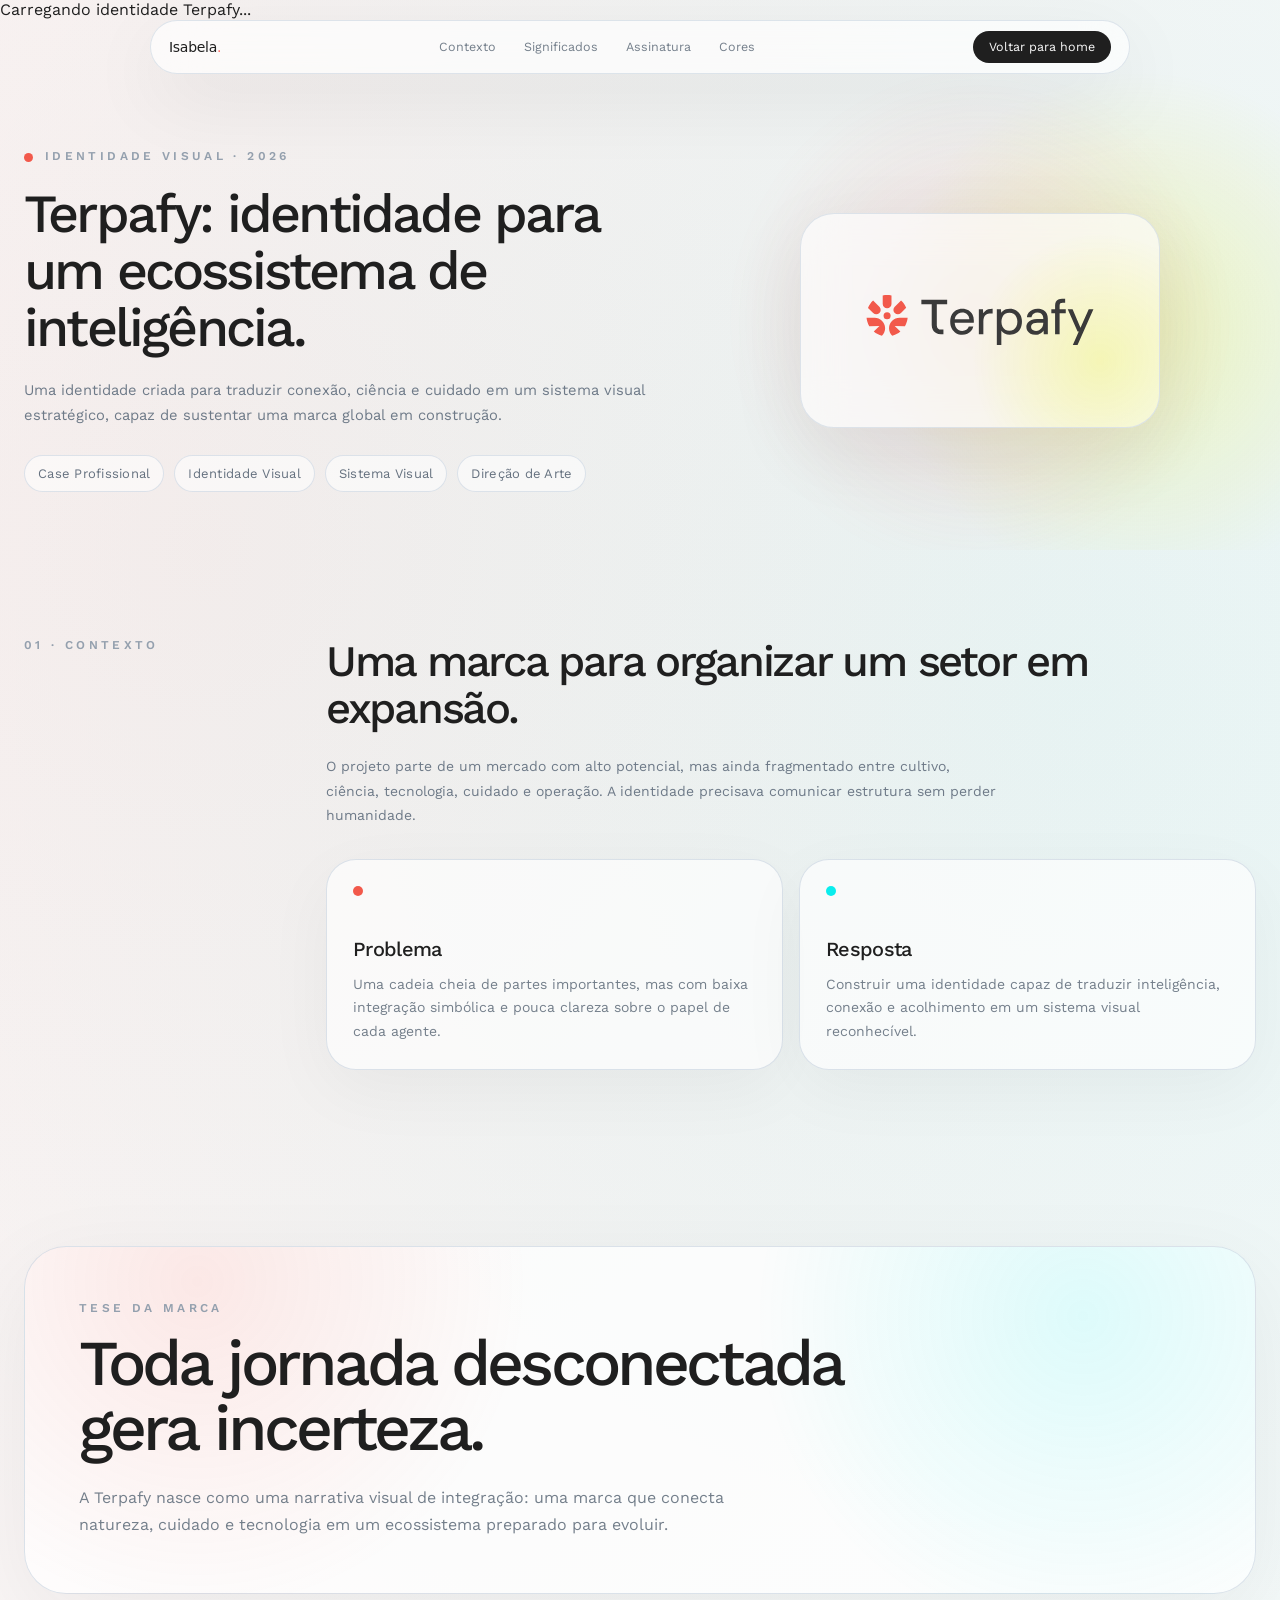
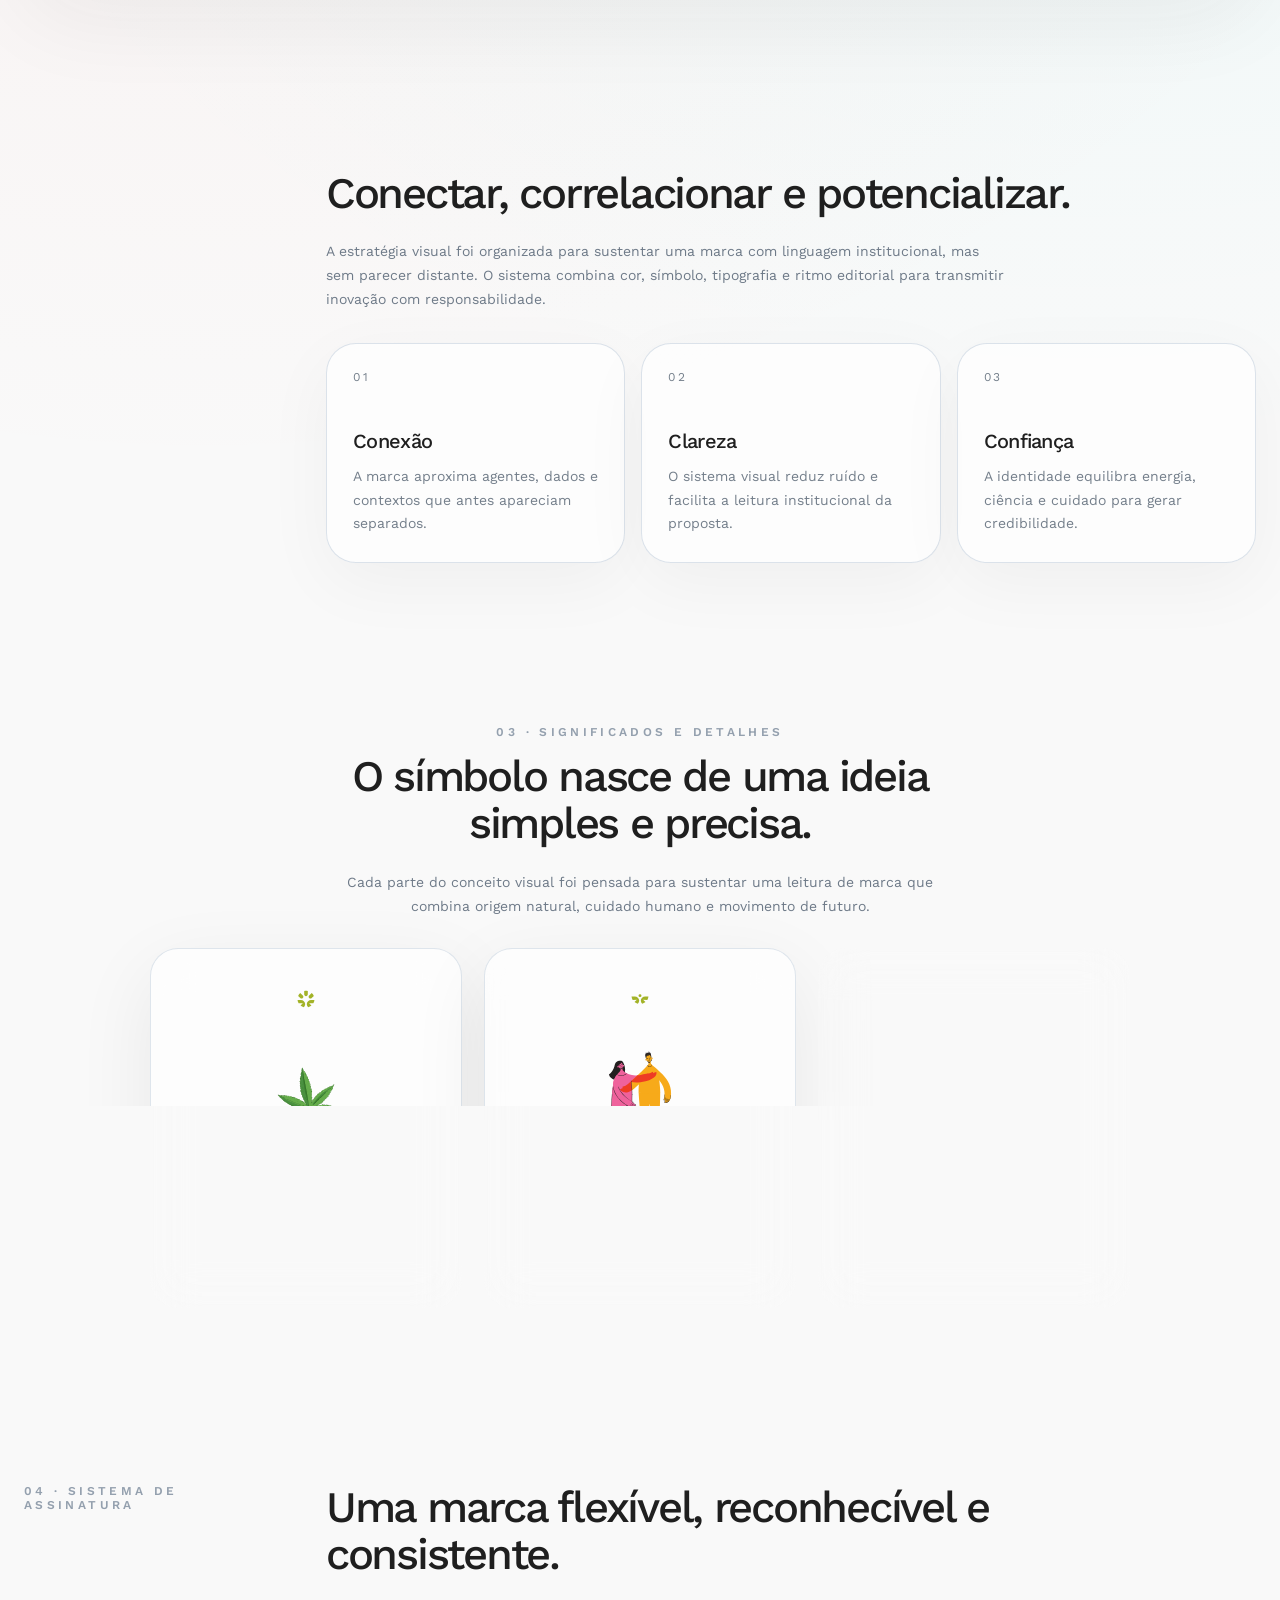
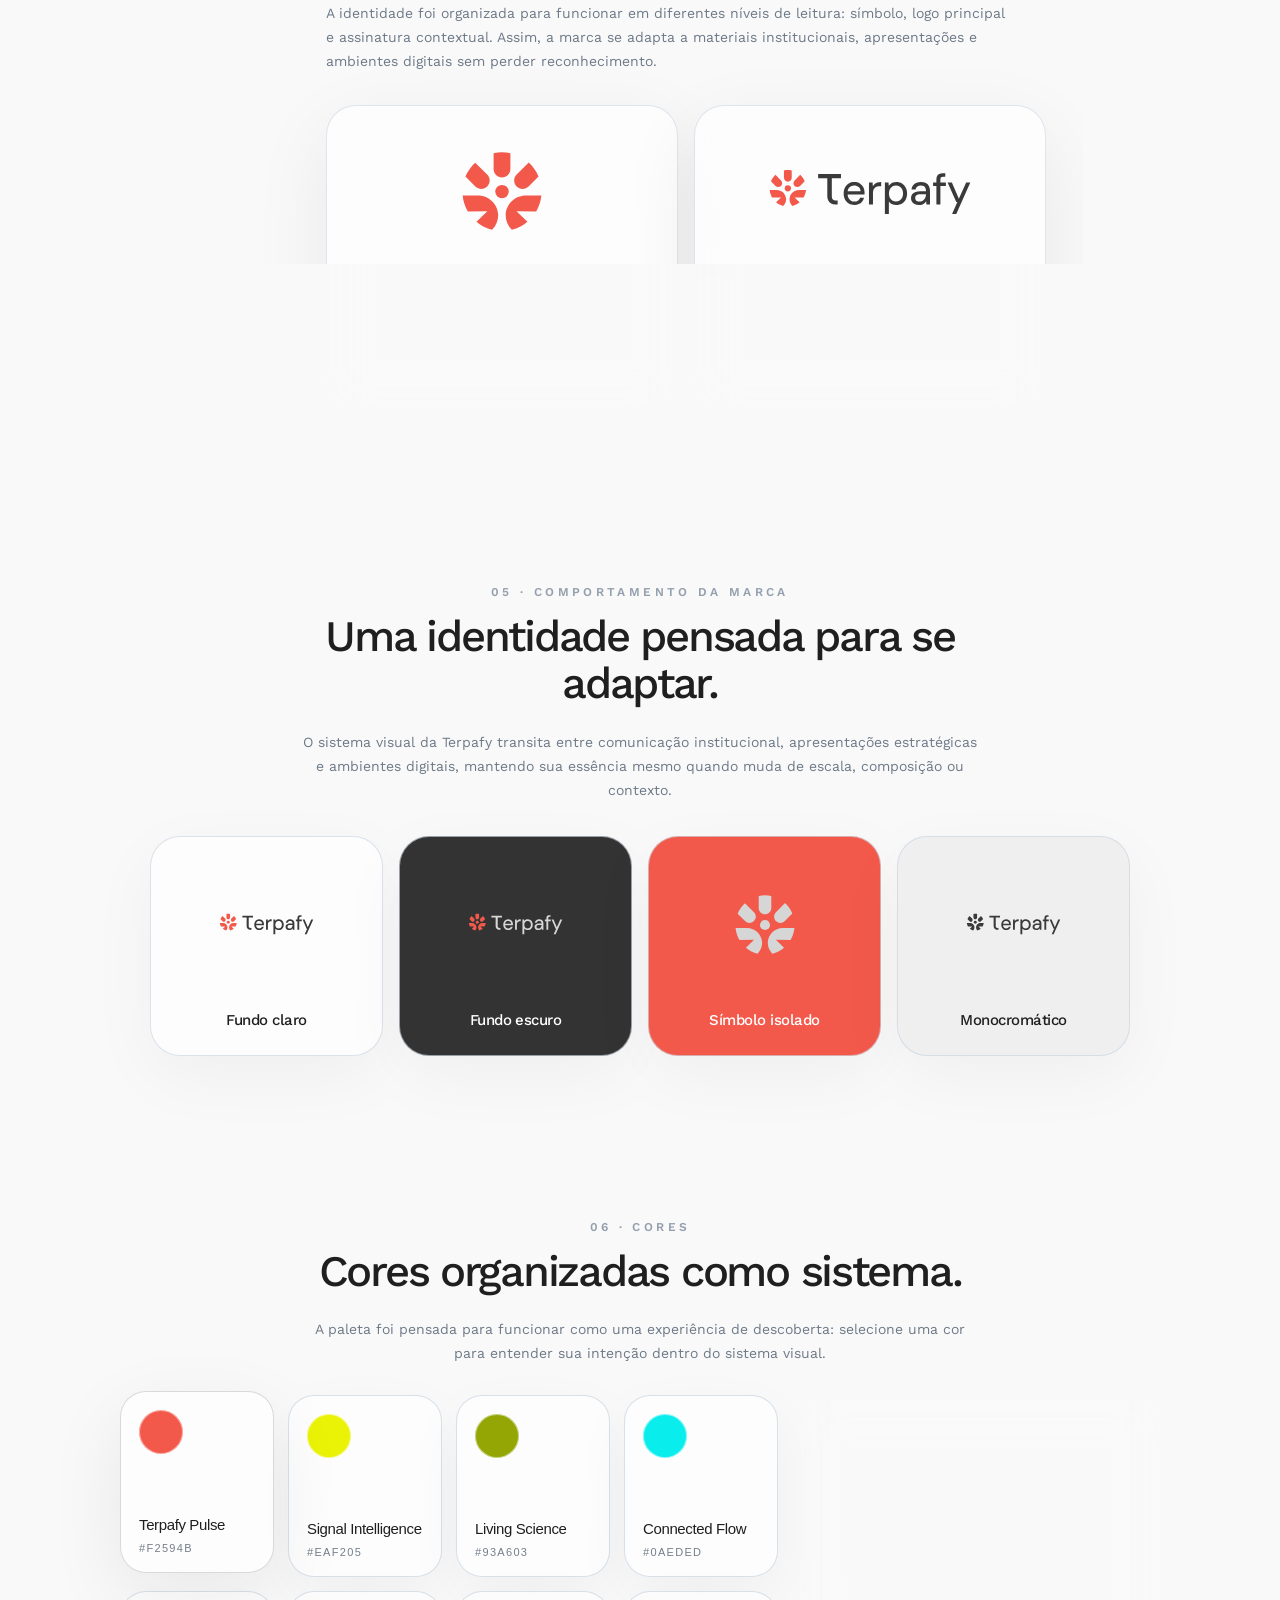
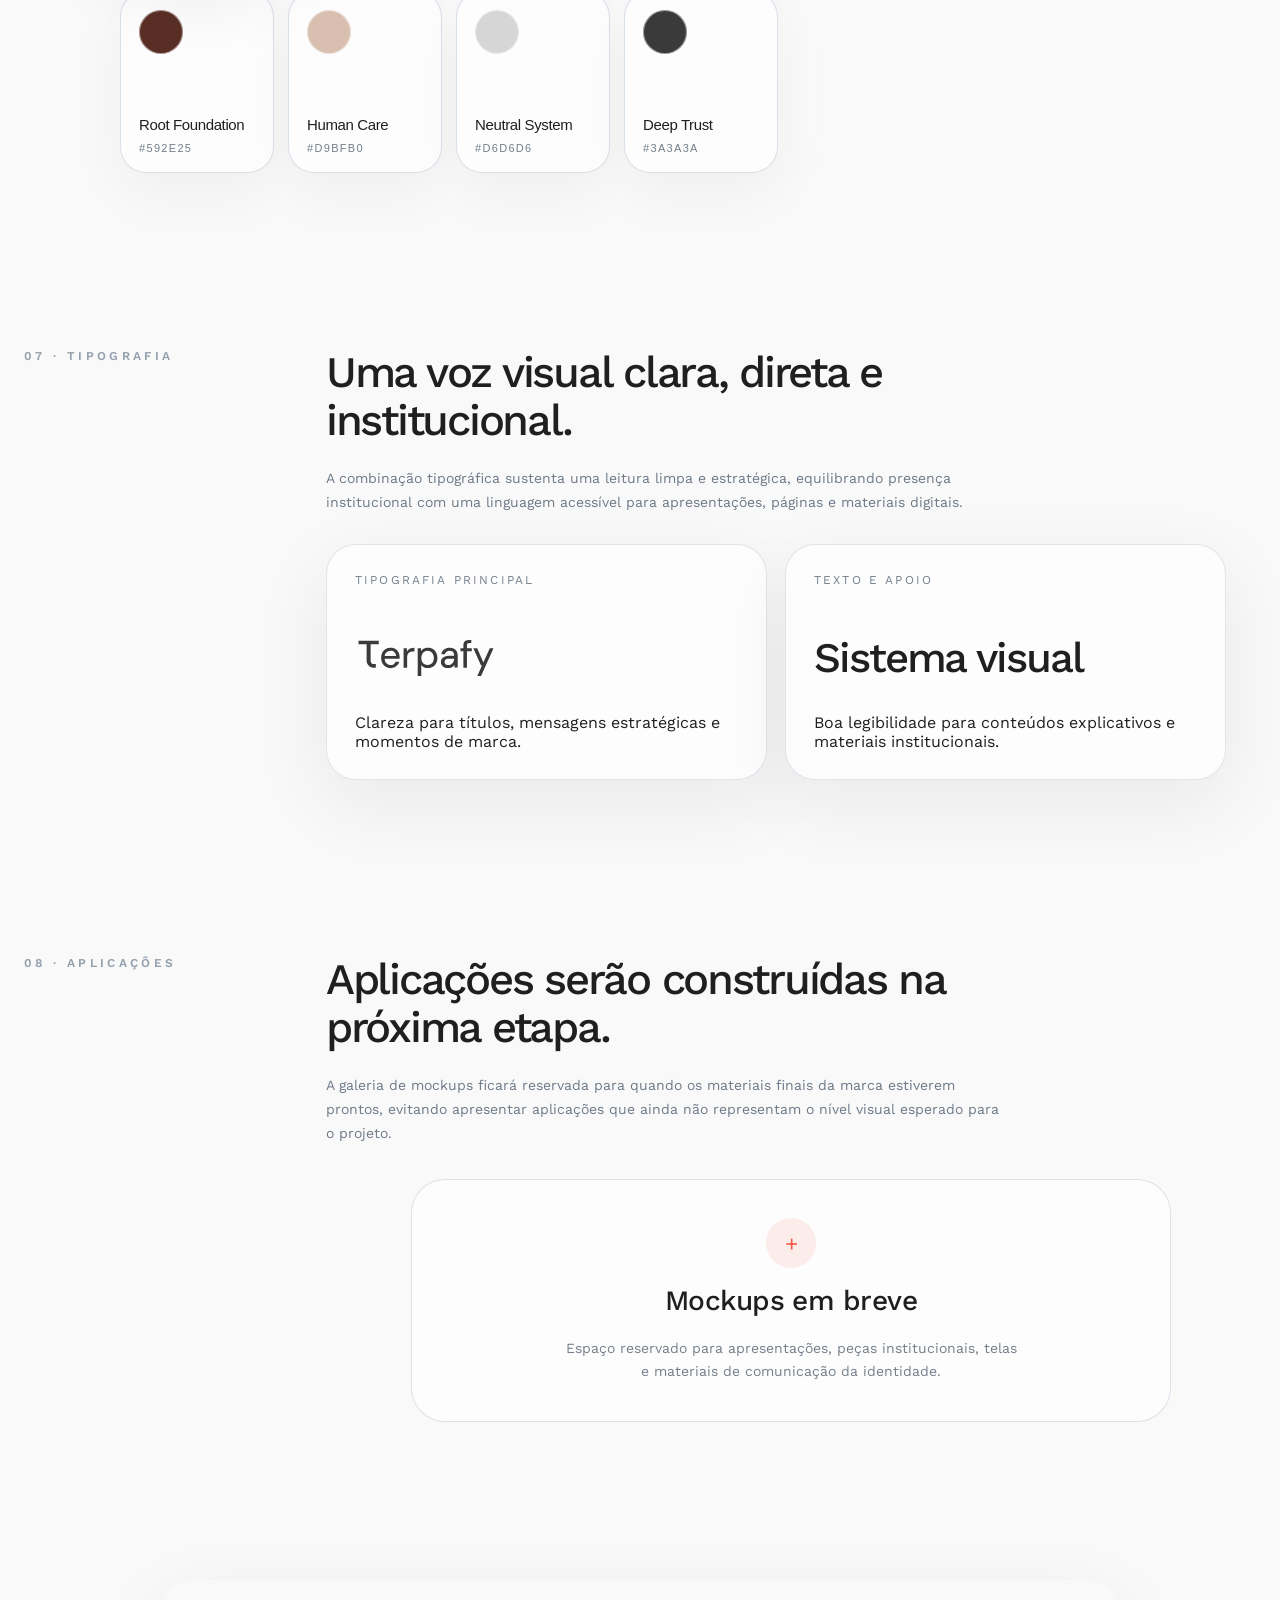
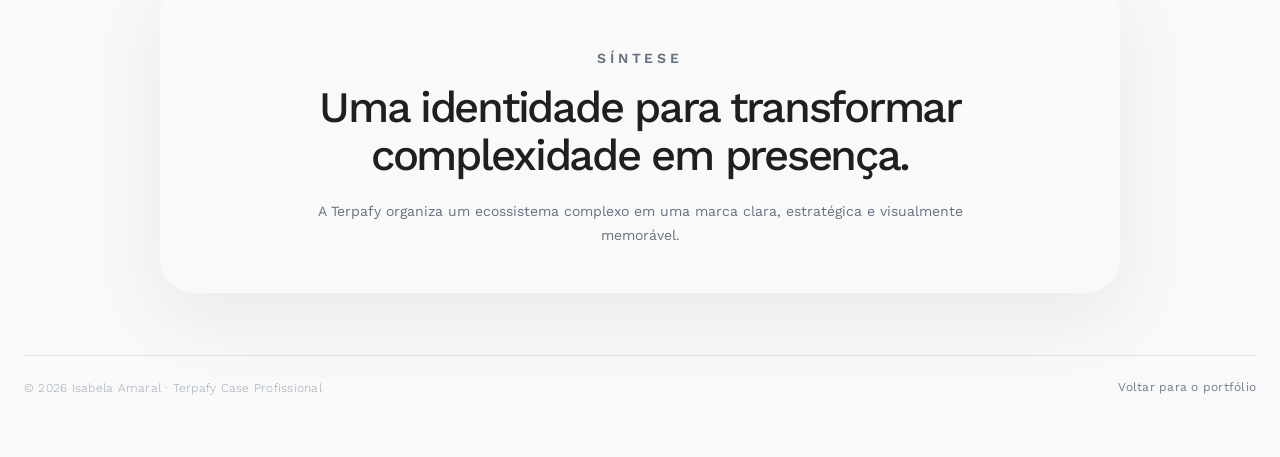
<file: terpafy.html>
<!DOCTYPE html>
<html lang="pt-BR">
<head>
  <meta charset="UTF-8" />
  <meta name="viewport" content="width=device-width, initial-scale=1.0" />
  <title>Terpafy · Isabela Amaral</title>
  <meta name="description" content="Case de identidade visual da Terpafy por Isabela Amaral." />
  <link rel="preconnect" href="https://fonts.googleapis.com">
  <link rel="preconnect" href="https://fonts.gstatic.com" crossorigin>
  <link href="https://fonts.googleapis.com/css2?family=Work+Sans:wght@400;500;600&display=swap" rel="stylesheet">
  <style>
    @font-face {
      font-family: "Satoshi";
      src: local("Satoshi");
      font-display: swap;
    }

    :root {
      --paper:#F9F9F9;
      --ink:#1F1F1F;
      --muted:#747F8B;
      --line:#CAD5E1;
      --soft:#FFFFFF;
      --pulse:#F2594B;
      --signal:#EAF205;
      --science:#93A603;
      --flow:#0AEDED;
      --root:#592E25;
      --care:#D9BFB0;
      --neutral:#D6D6D6;
      --trust:#3A3A3A;
      --ease:cubic-bezier(.22,1,.36,1);
    }

    * {
      box-sizing:border-box;
      margin:0;
      padding:0;
    }

    html {
      scroll-behavior:smooth;
    }

    body {
      font-family:"Work Sans", system-ui, sans-serif;
      color:var(--ink);
      background:
        radial-gradient(circle at 12% 6%, rgba(242,89,75,.13), transparent 28%),
        radial-gradient(circle at 88% 14%, rgba(10,237,237,.12), transparent 24%),
        var(--paper);
      overflow-x:hidden;
    }

    img {
      max-width:100%;
      display:block;
      user-select:none;
    }

    a {
      color:inherit;
      text-decoration:none;
    }

    .container {
      width:min(1240px, calc(100% - 48px));
      margin-inline:auto;
    }

    .glass {
      background:rgba(255,255,255,.64);
      border:1px solid rgba(255,255,255,.82);
      box-shadow:0 28px 90px rgba(31,31,31,.08);
      backdrop-filter:blur(22px);
      -webkit-backdrop-filter:blur(22px);
    }

    .nav {
      position:fixed;
      top:24px;
      left:50%;
      transform:translateX(-50%);
      width:min(1050px, calc(100% - 48px));
      z-index:50;
      display:flex;
      align-items:center;
      justify-content:space-between;
      padding:12px 14px 12px 18px;
      border-radius:999px;
    }

    .brand {
      display:flex;
      align-items:center;
      gap:10px;
      font-family:"Satoshi","Work Sans",sans-serif;
      font-weight:500;
      letter-spacing:-.04em;
    }

    .brand-mark {
      width:34px;
      height:34px;
      border-radius:12px;
      background:linear-gradient(135deg, var(--pulse), #ff8a7f);
      display:grid;
      place-items:center;
      color:var(--ink);
      font-weight:700;
    }

    .nav-links {
      display:flex;
      gap:24px;
      color:#65717f;
      font-size:14px;
    }

    .nav-links a {
      position:relative;
      transition:color .25s ease;
    }

    .nav-links a::after {
      content:"";
      position:absolute;
      left:0;
      bottom:-6px;
      width:100%;
      height:1px;
      transform:scaleX(0);
      transform-origin:right;
      background:var(--pulse);
      transition:transform .35s var(--ease);
    }

    .nav-links a:hover {
      color:var(--ink);
    }

    .nav-links a:hover::after {
      transform:scaleX(1);
      transform-origin:left;
    }

    .back-home {
      padding:13px 18px;
      border-radius:999px;
      background:var(--ink);
      color:#fff;
      font-size:13px;
      transition:transform .35s var(--ease), box-shadow .35s ease;
    }

    .back-home:hover {
      transform:translateY(-2px);
      box-shadow:0 18px 40px rgba(31,31,31,.16);
    }

    .hero {
      min-height:100vh;
      padding:140px 0 76px;
      display:grid;
      align-items:center;
      position:relative;
      overflow:hidden;
    }

    .hero::before {
      content:"";
      position:absolute;
      inset:8% -10% auto auto;
      width:42vw;
      height:42vw;
      border-radius:50%;
      background:radial-gradient(circle, rgba(234,242,5,.22), transparent 68%);
      transform:translateZ(0);
      pointer-events:none;
    }

    .hero-grid {
      display:grid;
      grid-template-columns:.92fr 1.08fr;
      gap:56px;
      align-items:center;
      position:relative;
      z-index:2;
    }

    .eyebrow {
      color:#94A0AE;
      text-transform:uppercase;
      letter-spacing:.28em;
      font-size:12px;
      font-weight:600;
    }

    .eyebrow-dot {
      display:inline-block;
      width:9px;
      height:9px;
      border-radius:50%;
      background:var(--pulse);
      margin-right:12px;
      vertical-align:middle;
    }

    h1, h2, h3 {
      font-family:"Satoshi","Work Sans",sans-serif;
      letter-spacing:-.06em;
      font-weight:500;
    }

    .hero h1 {
      font-size:clamp(58px, 8vw, 128px);
      line-height:.92;
      margin-top:28px;
      max-width:760px;
    }

    .hero-lead {
      margin-top:28px;
      max-width:640px;
      color:#6E7A88;
      font-size:clamp(17px, 1.4vw, 22px);
      line-height:1.72;
    }

    .hero-actions {
      display:flex;
      flex-wrap:wrap;
      gap:14px;
      margin-top:34px;
    }

    .pill {
      border:1px solid rgba(202,213,225,.64);
      border-radius:999px;
      padding:12px 16px;
      background:rgba(255,255,255,.56);
      color:#65717f;
      font-size:8px;
    }

    .terpafy-stage {
      position:relative;
      min-height:650px;
      display:grid;
      place-items:center;
      perspective:1400px;
    }

    .stage-card {
      position:absolute;
      border-radius:34px;
      overflow:hidden;
      background:#fff;
      border:1px solid rgba(255,255,255,.86);
      box-shadow:0 36px 110px rgba(31,31,31,.12);
      aspect-ratio:16/10;
      transform:translateZ(0);
      will-change:transform, opacity;
    }

    .stage-card img {
      width:100%;
      height:100%;
      object-fit:cover;
    }

    .stage-card.main {
      width:min(760px, 78vw);
      z-index:3;
      transition:transform .28s ease;
    }

    .stage-card.ghost {
      width:min(560px, 54vw);
      opacity:.32;
      filter:blur(3px);
      z-index:1;
      animation:floatCard 7s ease-in-out infinite;
    }

    .stage-card.ghost.left {
      transform:translateX(-220px) scale(.78) rotate(-7deg);
    }

    .stage-card.ghost.right {
      transform:translateX(220px) scale(.78) rotate(7deg);
      animation-delay:1.3s;
    }

    @keyframes floatCard {
      0%,100% { margin-top:0; }
      50% { margin-top:-16px; }
    }

    .section {
      padding:96px 0;
      position:relative;
    }

    .section-grid {
      display:grid;
      grid-template-columns:.38fr .62fr;
      gap:54px;
      align-items:start;
    }

    .section-title {
      font-size:clamp(42px, 5.8vw, 84px);
      line-height:1;
      max-width:920px;
    }

    .section-copy {
      color:#6E7A88;
      font-size:18px;
      line-height:1.75;
      max-width:820px;
    }

    .two-cols {
      display:grid;
      grid-template-columns:1fr 1fr;
      gap:24px;
      margin-top:42px;
    }

    .content-card {
      border-radius:34px;
      padding:34px;
      min-height:260px;
      transition:transform .35s var(--ease), box-shadow .35s ease;
    }

    .content-card:hover {
      transform:translateY(-4px);
      box-shadow:0 32px 100px rgba(31,31,31,.10);
    }

    .content-card h3 {
      font-size:30px;
      margin-bottom:18px;
    }

    .content-card p, .content-card li {
      color:#667282;
      line-height:1.7;
      font-size:16px;
    }

    .content-card ul {
      padding-left:18px;
      display:grid;
      gap:10px;
    }

    .quote-block {
      border-radius:42px;
      padding:56px;
      background:var(--trust);
      color:#fff;
      position:relative;
      overflow:hidden;
    }

    .quote-block::before {
      content:"";
      position:absolute;
      width:420px;
      height:420px;
      border-radius:50%;
      background:radial-gradient(circle, rgba(242,89,75,.45), transparent 68%);
      right:-150px;
      top:-170px;
    }

    .quote-block h2 {
      font-size:clamp(44px, 7vw, 100px);
      line-height:.95;
      position:relative;
    }

    .quote-block p {
      position:relative;
      margin-top:22px;
      color:rgba(255,255,255,.72);
      line-height:1.7;
      max-width:760px;
    }

    .symbol-grid {
      display:grid;
      grid-template-columns:repeat(3, 1fr);
      gap:22px;
      margin-top:42px;
    }

    .symbol-card {
      border-radius:34px;
      padding:32px;
      min-height:280px;
      display:flex;
      flex-direction:column;
      justify-content:space-between;
      overflow:hidden;
      position:relative;
    }

    .symbol-shape {
      width:72px;
      height:72px;
      border-radius:24px;
      background:var(--pulse);
      display:grid;
      place-items:center;
      color:#fff;
      font-size:34px;
      transform:translateZ(0);
    }

    .symbol-card:nth-child(2) .symbol-shape {
      background:var(--signal);
      color:var(--ink);
      border-radius:50%;
    }

    .symbol-card:nth-child(3) .symbol-shape {
      background:linear-gradient(135deg, var(--signal), var(--care));
      color:var(--root);
    }

    .palette-grid {
      display:grid;
      grid-template-columns:repeat(4, minmax(0, 1fr));
      gap:16px;
      margin-top:42px;
    }

    .color-card {
      min-height:220px;
      border:0;
      border-radius:30px;
      padding:24px;
      text-align:left;
      color:#fff;
      cursor:pointer;
      position:relative;
      overflow:hidden;
      transition:transform .35s var(--ease), box-shadow .35s ease;
    }

    .color-card:hover {
      transform:translateY(-5px);
      box-shadow:0 28px 80px rgba(31,31,31,.14);
    }

    .color-card.light {
      color:var(--ink);
      border:1px solid rgba(31,31,31,.06);
    }

    .color-card span {
      display:block;
      letter-spacing:.18em;
      text-transform:uppercase;
      font-size:11px;
      opacity:.75;
    }

    .color-card strong {
      display:block;
      margin-top:80px;
      font-size:22px;
      font-family:"Satoshi","Work Sans",sans-serif;
      font-weight:500;
      letter-spacing:-.04em;
    }

    .color-detail {
      margin-top:22px;
      border-radius:34px;
      padding:34px;
      display:grid;
      grid-template-columns:.32fr .68fr;
      gap:26px;
      align-items:center;
    }

    .color-preview {
      width:100%;
      min-height:150px;
      border-radius:24px;
    }

    .color-detail h3 {
      font-size:32px;
      margin-bottom:8px;
    }

    .color-detail p {
      color:#667282;
      line-height:1.7;
    }

    .type-row {
      display:grid;
      grid-template-columns:.8fr 1.2fr;
      gap:24px;
      margin-top:42px;
    }

    .type-sample {
      border-radius:34px;
      padding:34px;
      min-height:260px;
    }

    .type-sample .sample {
      font-size:clamp(54px, 7vw, 92px);
      letter-spacing:-.08em;
      font-family:"Satoshi","Work Sans",sans-serif;
      line-height:.9;
      margin-top:36px;
    }

    .type-sample .inter {
      font-family:"Work Sans",sans-serif;
      letter-spacing:-.04em;
    }

    .gallery-wrap {
      position:relative;
      min-height:650px;
      display:grid;
      place-items:center;
      margin-top:56px;
      overflow:visible;
    }

    .gallery-frame {
      position:relative;
      z-index:4;
      width:min(820px, 68vw);
      aspect-ratio:16/10;
      border-radius:36px;
      overflow:hidden;
      background:#fff;
      border:1px solid rgba(255,255,255,.88);
      box-shadow:0 30px 96px rgba(31,31,31,.12);
      transition:opacity .35s ease, transform .35s ease;
      will-change:transform, opacity;
    }

    .gallery-frame img {
      width:100%;
      height:100%;
      object-fit:cover;
    }

    .gallery-ghost {
      position:absolute;
      z-index:1;
      width:min(620px, 50vw);
      aspect-ratio:16/10;
      border-radius:32px;
      overflow:hidden;
      opacity:.32;
      filter:blur(3px);
      background:#fff;
      border:1px solid rgba(255,255,255,.76);
      box-shadow:0 24px 70px rgba(31,31,31,.08);
    }

    .gallery-ghost img {
      width:100%;
      height:100%;
      object-fit:cover;
    }

    .gallery-ghost.left {
      transform:translateX(-390px) scale(.78) rotate(-5deg);
    }

    .gallery-ghost.right {
      transform:translateX(390px) scale(.78) rotate(5deg);
    }

    .gallery-control {
      position:absolute;
      top:50%;
      z-index:8;
      width:56px;
      height:56px;
      border-radius:50%;
      border:1px solid rgba(255,255,255,.84);
      background:rgba(255,255,255,.76);
      color:var(--ink);
      font-size:30px;
      line-height:1;
      display:grid;
      place-items:center;
      cursor:pointer;
      backdrop-filter:blur(18px);
      -webkit-backdrop-filter:blur(18px);
      box-shadow:0 14px 38px rgba(31,31,31,.10);
      transition:transform .35s var(--ease), background .35s ease, color .35s ease;
    }

    .gallery-control.left {
      left:clamp(0px, 2vw, 28px);
      transform:translateY(-50%);
    }

    .gallery-control.right {
      right:clamp(0px, 2vw, 28px);
      transform:translateY(-50%);
    }

    .gallery-control:hover {
      background:var(--ink);
      color:#fff;
    }

    .gallery-control.left:hover,
    .gallery-control.right:hover {
      transform:translateY(calc(-50% - 4px)) scale(1.05);
    }

    .gallery-caption {
      max-width:640px;
      text-align:center;
      margin:22px auto 0;
    }

    .gallery-caption h3 {
      font-size:30px;
    }

    .gallery-caption p {
      margin-top:8px;
      color:#667282;
      line-height:1.65;
    }

    .closing {
      padding:120px 0 90px;
      text-align:center;
    }

    .closing-card {
      border-radius:44px;
      padding:74px 36px;
      position:relative;
      overflow:hidden;
    }

    .closing-card h2 {
      font-size:clamp(48px, 7vw, 104px);
      line-height:.96;
      max-width:980px;
      margin:0 auto;
    }

    .closing-card p {
      margin:28px auto 0;
      color:#667282;
      line-height:1.7;
      max-width:720px;
    }

    .reveal {
      opacity:0;
      transform:translate3d(0, 28px, 0);
      transition:opacity .75s ease, transform .75s var(--ease);
      will-change:opacity, transform;
    }

    .reveal.visible {
      opacity:1;
      transform:translate3d(0, 0, 0);
      will-change:auto;
    }

    @media(max-width:980px) {
      .nav-links { display:none; }
      .hero-grid, .section-grid, .two-cols, .type-row {
        grid-template-columns:1fr;
      }

      .terpafy-stage {
        min-height:520px;
      }

      .stage-card.ghost {
        display:none;
      }

      .stage-card.main {
        width:100%;
      }

      .symbol-grid, .palette-grid {
        grid-template-columns:1fr 1fr;
      }

      .gallery-wrap {
        min-height:auto;
        padding-bottom:76px;
      }

      .gallery-frame {
        width:100%;
      }

      .gallery-ghost {
        display:none;
      }

      .gallery-control {
        top:auto;
        bottom:0;
      }

      .gallery-control.left {
        left:calc(50% - 66px);
        transform:none;
      }

      .gallery-control.right {
        right:calc(50% - 66px);
        transform:none;
      }

      .gallery-control.left:hover,
      .gallery-control.right:hover {
        transform:translateY(-4px) scale(1.05);
      }
    }

    @media(max-width:640px) {
      .container {
        width:min(100% - 28px, 1240px);
      }

      .nav {
        width:calc(100% - 28px);
        top:14px;
      }

      .back-home {
        padding:12px 14px;
      }

      .hero {
        padding-top:120px;
      }

      .symbol-grid, .palette-grid {
        grid-template-columns:1fr;
      }

      .quote-block {
        padding:38px 26px;
      }

      .color-detail {
        grid-template-columns:1fr;
      }

      .section {
        padding:76px 0;
      }
    }

    @media(prefers-reduced-motion: reduce) {
      *, *::before, *::after {
        animation-duration:.001ms !important;
        animation-iteration-count:1 !important;
        scroll-behavior:auto !important;
        transition-duration:.001ms !important;
      }
    }
  

    .meaning-intro {
      max-width:720px;
      margin-bottom:40px;
    }

    .meaning-cards {
      display:grid;
      grid-template-columns:repeat(3, minmax(0, 1fr));
      gap:22px;
      align-items:stretch;
    }

    .meaning-card {
      border-radius:32px;
      padding:28px 26px 30px;
      text-align:center;
      display:flex;
      flex-direction:column;
      align-items:center;
      justify-content:flex-start;
      min-height:420px;
    }

    .meaning-mark {
      width:28px;
      margin-bottom:24px;
      opacity:.82;
    }

    .meaning-illustration {
      width:clamp(112px, 12vw, 156px);
      height:auto;
      margin:4px auto 26px;
      object-fit:contain;
    }

    .meaning-card h3 {
      font-size:24px;
      letter-spacing:-.03em;
      margin-bottom:10px;
    }

    .meaning-card p {
      color:var(--muted);
      line-height:1.7;
      max-width:230px;
    }

    .proportion-layout {
      align-items:center;
    }

    .proportion-stage {
      border-radius:40px;
      padding:28px 28px 24px;
      background:#3a3a3a;
      color:#fff;
      border:1px solid rgba(255,255,255,.08);
      box-shadow:0 28px 100px rgba(20,20,20,.18);
    }

    .prop-header,
    .prop-footer {
      display:flex;
      align-items:center;
      justify-content:space-between;
      gap:16px;
      color:rgba(255,255,255,.82);
      font-size:12px;
      font-weight:600;
      letter-spacing:.02em;
    }

    .prop-header {
      padding:2px 6px 18px;
      border-bottom:1px dashed rgba(255,255,255,.18);
    }

    .prop-footer {
      justify-content:flex-start;
      padding:18px 6px 0;
      border-top:1px dashed rgba(255,255,255,.18);
      color:rgba(255,255,255,.78);
    }

    .prop-board {
      position:relative;
      margin:24px 6px;
      min-height:520px;
      border:2px solid rgba(10,237,237,.24);
      overflow:hidden;
      background:rgba(255,255,255,.015);
    }

    .prop-frame {
      position:absolute;
      inset:0;
      border:1px solid rgba(10,237,237,.14);
      pointer-events:none;
    }

    .guide {
      position:absolute;
      background:rgba(10,237,237,.34);
      transform-origin:center;
      pointer-events:none;
    }

    .guide.h { height:1.5px; left:0; right:0; }
    .guide.v { width:1.5px; top:0; bottom:0; }
    .guide.h1 { top:41%; }
    .guide.h2 { top:49%; }
    .guide.h3 { top:54%; }
    .guide.h4 { top:65%; }
    .guide.v.v1 { left:48%; }
    .guide.v.v2 { left:53%; }
    .guide.d { width:150%; height:1.5px; left:-25%; top:50%; }
    .guide.d1 { transform:rotate(45deg); }
    .guide.d2 { transform:rotate(45deg) translateY(46px); }
    .guide.d3 { transform:rotate(-45deg); }
    .guide.d4 { transform:rotate(-45deg) translateY(46px); }

    .prop-logo-wrap {
      position:absolute;
      inset:50% auto auto 50%;
      transform:translate(-50%, -50%);
      width:min(44%, 340px);
      aspect-ratio:1/1;
      border-radius:50%;
      display:grid;
      place-items:center;
      box-shadow:0 0 0 1px rgba(10,237,237,.24) inset;
    }

    .prop-logo-wrap::before,
    .prop-logo-wrap::after {
      content:"";
      position:absolute;
      border-radius:50%;
      inset:20%;
      border:1.5px solid rgba(10,237,237,.24);
    }

    .prop-logo-wrap::after {
      inset:44%;
    }

    .prop-logo-wrap img {
      width:72%;
      filter:brightness(0) invert(1);
      opacity:.96;
    }

    .palette-header {
      max-width:760px;
      margin-bottom:36px;
    }

    .palette-layout {
      display:grid;
      grid-template-columns:minmax(280px, .38fr) minmax(0, .62fr);
      gap:26px;
      align-items:stretch;
    }

    .palette-selector-list {
      display:grid;
      gap:12px;
    }

    .palette-selector-list .color-card {
      min-height:0;
      padding:18px 18px;
      border-radius:24px;
      background:#fff;
      color:var(--ink);
      border:1px solid rgba(31,31,31,.08);
      display:flex;
      align-items:center;
      gap:16px;
      text-align:left;
      box-shadow:none;
      transform:none;
    }

    .palette-selector-list .color-card:hover,
    .palette-selector-list .color-card.active {
      transform:translateX(6px);
      box-shadow:0 18px 40px rgba(31,31,31,.08);
      border-color:rgba(31,31,31,.14);
    }

    .palette-selector-list .color-card span.color-swatch {
      flex:0 0 54px;
      width:54px;
      height:54px;
      border-radius:16px;
      border:1px solid rgba(31,31,31,.08);
      display:block;
    }

    .palette-selector-list .color-card small {
      display:block;
      letter-spacing:.14em;
      text-transform:uppercase;
      color:rgba(31,31,31,.52);
      font-size:11px;
      margin-bottom:6px;
    }

    .palette-selector-list .color-card strong {
      margin:0;
      font-size:20px;
      line-height:1.2;
      font-weight:500;
      letter-spacing:-.03em;
      display:block;
    }

    .color-detail {
      margin-top:0;
      min-height:100%;
      padding:30px;
      grid-template-columns:.38fr .62fr;
      align-items:center;
    }

    .color-preview {
      min-height:240px;
      border-radius:30px;
      box-shadow:inset 0 0 0 1px rgba(255,255,255,.22);
    }

    .footer {
      padding:0 0 56px;
    }

    .footer-inner {
      border-top:1px solid rgba(31,31,31,.08);
      padding-top:22px;
      display:flex;
      align-items:center;
      justify-content:space-between;
      gap:20px;
      color:var(--muted);
      font-size:14px;
    }

    .footer-inner a {
      color:var(--ink);
      text-decoration:none;
      font-weight:500;
    }

    .footer-inner a:hover {
      color:var(--pulse);
    }

    @media (max-width: 1080px) {
      .meaning-cards,
      .palette-layout,
      .proportion-layout {
        grid-template-columns:1fr;
      }

      .prop-board {
        min-height:420px;
      }
    }

    @media (max-width: 720px) {
      .meaning-cards {
        grid-template-columns:1fr;
      }

      .meaning-card {
        min-height:auto;
      }

      .prop-board {
        min-height:320px;
      }

      .footer-inner {
        flex-direction:column;
        align-items:flex-start;
      }
    }

  </style>
















<style id="portfolio-final-clean-standard">
  /* Header padrão: apenas Isabela. sem ícone */
  nav .brand,
  .nav .brand{
    display:inline-flex !important;
    align-items:center !important;
    gap:0 !important;
    font-family:"Satoshi","Work Sans",system-ui,sans-serif !important;
    font-size:14px !important;
    line-height:1 !important;
    font-weight:500 !important;
    letter-spacing:-0.02em !important;
    color:#1F1F1F !important;
    text-decoration:none !important;
    white-space:nowrap !important;
  }

  nav .brand::after,
  .nav .brand::after{
    content:none !important;
  }

  nav .brand .brand-period,
  .nav .brand .brand-period{
    color:#FF7167 !important;
  }

  nav .brand-mark,
  nav .brand-icon,
  nav .brand-dot,
  .nav .brand-mark,
  .nav .brand-icon,
  .nav .brand-dot{
    display:none !important;
  }

  /* Títulos menores apenas nas páginas internas */
  body:not(.home-page) .hero h1{
    font-size:clamp(34px, 4vw, 56px) !important;
    line-height:1.07 !important;
    letter-spacing:-0.052em !important;
    max-width:720px !important;
  }

  body:not(.home-page) .hero-lead{
    font-size:15.5px !important;
    line-height:1.68 !important;
    max-width:620px !important;
  }

  body:not(.home-page) .section-title,
  body:not(.home-page) .section-head h2,
  body:not(.home-page) .closing-card h2{
    font-size:clamp(30px, 3.25vw, 46px) !important;
    line-height:1.1 !important;
    letter-spacing:-0.052em !important;
  }

  body:not(.home-page) .section-copy{
    font-size:15.5px !important;
    line-height:1.68 !important;
  }

  body:not(.home-page) .hero{
    min-height:auto !important;
    padding-top:118px !important;
    padding-bottom:70px !important;
  }

  body:not(.home-page) .hero-grid{
    gap:34px !important;
    align-items:center !important;
  }

  /* Hero Mockup Stage proporcional aos textos das páginas internas */
  body:not(.home-page) .mockup-stage,
  body:not(.home-page) .dog-hero-stage,
  body:not(.home-page) .dog-screen-stage,
  body:not(.home-page) .terpafy-stage{
    min-height:430px !important;
    max-height:520px !important;
  }

  /* Kidzenith */
  body:not(.home-page) .phone-main,
  body:not(.home-page) .mockup-stage .phone-main{
    width:min(300px, 38vw) !important;
    max-height:500px !important;
  }

  body:not(.home-page) .phone-orbit,
  body:not(.home-page) .mockup-stage .phone-orbit{
    width:min(235px, 30vw) !important;
    opacity:.30 !important;
    filter:blur(2px) !important;
  }

  /* DogLibrary */
  body:not(.home-page) .dog-hero-phone.main,
  body:not(.home-page) .dog-screen-main{
    width:min(360px, 42vw) !important;
    max-height:500px !important;
  }

  body:not(.home-page) .dog-hero-phone.ghost,
  body:not(.home-page) .dog-screen-ghost{
    width:min(285px, 32vw) !important;
    opacity:.30 !important;
    filter:blur(2px) !important;
  }

  body:not(.home-page) .dog-hero-phone.ghost.left,
  body:not(.home-page) .dog-screen-ghost.left{
    transform:translateX(-150px) scale(.74) rotate(-6deg) !important;
  }

  body:not(.home-page) .dog-hero-phone.ghost.right,
  body:not(.home-page) .dog-screen-ghost.right{
    transform:translateX(150px) scale(.74) rotate(6deg) !important;
  }

  /* Terpafy */
  body:not(.home-page) .terpafy-stage .stage-card.main{
    width:min(500px, 46vw) !important;
  }

  body:not(.home-page) .terpafy-stage .stage-card.ghost{
    width:min(360px, 34vw) !important;
    opacity:.30 !important;
    filter:blur(2px) !important;
  }

  body:not(.home-page) .terpafy-stage .stage-card.ghost.left{
    transform:translateX(-150px) scale(.78) rotate(-6deg) !important;
  }

  body:not(.home-page) .terpafy-stage .stage-card.ghost.right{
    transform:translateX(150px) scale(.78) rotate(6deg) !important;
  }

  /* Performance leve */
  .reveal,
  .phone-main,
  .dog-hero-phone.main,
  .dog-screen-main,
  .terpafy-stage .stage-card.main,
  .gallery-frame,
  .dog-gallery-frame{
    backface-visibility:hidden;
    transform:translateZ(0);
  }

  img{
    user-select:none;
  }

  @media(max-width:1280px){
    body:not(.home-page) .hero h1{
      font-size:clamp(32px, 3.7vw, 48px) !important;
    }

    body:not(.home-page) .hero-grid{
      gap:28px !important;
    }

    body:not(.home-page) .mockup-stage,
    body:not(.home-page) .dog-hero-stage,
    body:not(.home-page) .dog-screen-stage,
    body:not(.home-page) .terpafy-stage{
      min-height:390px !important;
      max-height:470px !important;
    }

    body:not(.home-page) .terpafy-stage .stage-card.main{
      width:min(440px, 45vw) !important;
    }

    body:not(.home-page) .dog-hero-phone.main,
    body:not(.home-page) .dog-screen-main{
      width:min(330px, 40vw) !important;
    }

    body:not(.home-page) .phone-main{
      width:min(280px, 36vw) !important;
    }
  }

  @media(max-width:980px){
    body:not(.home-page) .hero-grid{
      grid-template-columns:1fr !important;
    }

    body:not(.home-page) .mockup-stage,
    body:not(.home-page) .dog-hero-stage,
    body:not(.home-page) .dog-screen-stage,
    body:not(.home-page) .terpafy-stage{
      min-height:420px !important;
      max-height:none !important;
    }

    body:not(.home-page) .phone-main,
    body:not(.home-page) .dog-hero-phone.main,
    body:not(.home-page) .dog-screen-main,
    body:not(.home-page) .terpafy-stage .stage-card.main{
      width:min(100%, 360px) !important;
    }
  }

  @media(max-width:640px){
    body:not(.home-page) .hero h1{
      font-size:clamp(30px, 8vw, 42px) !important;
    }

    body:not(.home-page) .mockup-stage,
    body:not(.home-page) .dog-hero-stage,
    body:not(.home-page) .dog-screen-stage,
    body:not(.home-page) .terpafy-stage{
      min-height:360px !important;
    }

    body:not(.home-page) .phone-orbit,
    body:not(.home-page) .dog-hero-phone.ghost,
    body:not(.home-page) .dog-screen-ghost,
    body:not(.home-page) .terpafy-stage .stage-card.ghost{
      display:none !important;
    }
  }


    .meaning-intro {
      max-width:720px;
      margin-bottom:40px;
    }

    .meaning-cards {
      display:grid;
      grid-template-columns:repeat(3, minmax(0, 1fr));
      gap:22px;
      align-items:stretch;
    }

    .meaning-card {
      border-radius:32px;
      padding:28px 26px 30px;
      text-align:center;
      display:flex;
      flex-direction:column;
      align-items:center;
      justify-content:flex-start;
      min-height:420px;
    }

    .meaning-mark {
      width:28px;
      margin-bottom:24px;
      opacity:.82;
    }

    .meaning-illustration {
      width:clamp(112px, 12vw, 156px);
      height:auto;
      margin:4px auto 26px;
      object-fit:contain;
    }

    .meaning-card h3 {
      font-size:24px;
      letter-spacing:-.03em;
      margin-bottom:10px;
    }

    .meaning-card p {
      color:var(--muted);
      line-height:1.7;
      max-width:230px;
    }

    .proportion-layout {
      align-items:center;
    }

    .proportion-stage {
      border-radius:40px;
      padding:28px 28px 24px;
      background:#3a3a3a;
      color:#fff;
      border:1px solid rgba(255,255,255,.08);
      box-shadow:0 28px 100px rgba(20,20,20,.18);
    }

    .prop-header,
    .prop-footer {
      display:flex;
      align-items:center;
      justify-content:space-between;
      gap:16px;
      color:rgba(255,255,255,.82);
      font-size:12px;
      font-weight:600;
      letter-spacing:.02em;
    }

    .prop-header {
      padding:2px 6px 18px;
      border-bottom:1px dashed rgba(255,255,255,.18);
    }

    .prop-footer {
      justify-content:flex-start;
      padding:18px 6px 0;
      border-top:1px dashed rgba(255,255,255,.18);
      color:rgba(255,255,255,.78);
    }

    .prop-board {
      position:relative;
      margin:24px 6px;
      min-height:520px;
      border:2px solid rgba(10,237,237,.24);
      overflow:hidden;
      background:rgba(255,255,255,.015);
    }

    .prop-frame {
      position:absolute;
      inset:0;
      border:1px solid rgba(10,237,237,.14);
      pointer-events:none;
    }

    .guide {
      position:absolute;
      background:rgba(10,237,237,.34);
      transform-origin:center;
      pointer-events:none;
    }

    .guide.h { height:1.5px; left:0; right:0; }
    .guide.v { width:1.5px; top:0; bottom:0; }
    .guide.h1 { top:41%; }
    .guide.h2 { top:49%; }
    .guide.h3 { top:54%; }
    .guide.h4 { top:65%; }
    .guide.v.v1 { left:48%; }
    .guide.v.v2 { left:53%; }
    .guide.d { width:150%; height:1.5px; left:-25%; top:50%; }
    .guide.d1 { transform:rotate(45deg); }
    .guide.d2 { transform:rotate(45deg) translateY(46px); }
    .guide.d3 { transform:rotate(-45deg); }
    .guide.d4 { transform:rotate(-45deg) translateY(46px); }

    .prop-logo-wrap {
      position:absolute;
      inset:50% auto auto 50%;
      transform:translate(-50%, -50%);
      width:min(44%, 340px);
      aspect-ratio:1/1;
      border-radius:50%;
      display:grid;
      place-items:center;
      box-shadow:0 0 0 1px rgba(10,237,237,.24) inset;
    }

    .prop-logo-wrap::before,
    .prop-logo-wrap::after {
      content:"";
      position:absolute;
      border-radius:50%;
      inset:20%;
      border:1.5px solid rgba(10,237,237,.24);
    }

    .prop-logo-wrap::after {
      inset:44%;
    }

    .prop-logo-wrap img {
      width:72%;
      filter:brightness(0) invert(1);
      opacity:.96;
    }

    .palette-header {
      max-width:760px;
      margin-bottom:36px;
    }

    .palette-layout {
      display:grid;
      grid-template-columns:minmax(280px, .38fr) minmax(0, .62fr);
      gap:26px;
      align-items:stretch;
    }

    .palette-selector-list {
      display:grid;
      gap:12px;
    }

    .palette-selector-list .color-card {
      min-height:0;
      padding:18px 18px;
      border-radius:24px;
      background:#fff;
      color:var(--ink);
      border:1px solid rgba(31,31,31,.08);
      display:flex;
      align-items:center;
      gap:16px;
      text-align:left;
      box-shadow:none;
      transform:none;
    }

    .palette-selector-list .color-card:hover,
    .palette-selector-list .color-card.active {
      transform:translateX(6px);
      box-shadow:0 18px 40px rgba(31,31,31,.08);
      border-color:rgba(31,31,31,.14);
    }

    .palette-selector-list .color-card span.color-swatch {
      flex:0 0 54px;
      width:54px;
      height:54px;
      border-radius:16px;
      border:1px solid rgba(31,31,31,.08);
      display:block;
    }

    .palette-selector-list .color-card small {
      display:block;
      letter-spacing:.14em;
      text-transform:uppercase;
      color:rgba(31,31,31,.52);
      font-size:11px;
      margin-bottom:6px;
    }

    .palette-selector-list .color-card strong {
      margin:0;
      font-size:20px;
      line-height:1.2;
      font-weight:500;
      letter-spacing:-.03em;
      display:block;
    }

    .color-detail {
      margin-top:0;
      min-height:100%;
      padding:30px;
      grid-template-columns:.38fr .62fr;
      align-items:center;
    }

    .color-preview {
      min-height:240px;
      border-radius:30px;
      box-shadow:inset 0 0 0 1px rgba(255,255,255,.22);
    }

    .footer {
      padding:0 0 56px;
    }

    .footer-inner {
      border-top:1px solid rgba(31,31,31,.08);
      padding-top:22px;
      display:flex;
      align-items:center;
      justify-content:space-between;
      gap:20px;
      color:var(--muted);
      font-size:14px;
    }

    .footer-inner a {
      color:var(--ink);
      text-decoration:none;
      font-weight:500;
    }

    .footer-inner a:hover {
      color:var(--pulse);
    }

    @media (max-width: 1080px) {
      .meaning-cards,
      .palette-layout,
      .proportion-layout {
        grid-template-columns:1fr;
      }

      .prop-board {
        min-height:420px;
      }
    }

    @media (max-width: 720px) {
      .meaning-cards {
        grid-template-columns:1fr;
      }

      .meaning-card {
        min-height:auto;
      }

      .prop-board {
        min-height:320px;
      }

      .footer-inner {
        flex-direction:column;
        align-items:flex-start;
      }
    }

  </style>

<style id="terpafy-id-visual-refinement">
  /* Terpafy agora prioriza identidade visual, não mockups de tela */
  .terpafy-stage,
  .stage-card,
  .stage-card.ghost{
    display:none !important;
  }

  .terpafy-logo-hero{
    min-height:430px;
    display:grid;
    place-items:center;
    position:relative;
  }

  .terpafy-logo-hero::before{
    content:"";
    position:absolute;
    width:min(520px, 46vw);
    height:min(520px, 46vw);
    border-radius:50%;
    background:radial-gradient(circle, rgba(242,89,75,.16), transparent 68%);
    filter:blur(8px);
    transform:translateZ(0);
    pointer-events:none;
  }

  .logo-spotlight{
    position:relative;
    z-index:2;
    width:min(560px, 48vw);
    min-height:320px;
    border-radius:42px;
    display:grid;
    place-items:center;
    padding:52px;
    overflow:hidden;
  }

  .logo-spotlight::after{
    content:"";
    position:absolute;
    inset:auto -20% -30% auto;
    width:260px;
    height:260px;
    border-radius:50%;
    background:radial-gradient(circle, rgba(234,242,5,.22), transparent 70%);
    pointer-events:none;
  }

  .logo-spotlight img{
    width:100%;
    max-width:410px;
    height:auto;
    position:relative;
    z-index:2;
  }

  .logo-study-grid{
    display:grid;
    gap:24px;
    margin-top:42px;
  }

  .logo-study-card{
    border-radius:36px;
    padding:18px;
    display:grid;
    grid-template-columns:1.1fr .9fr;
    gap:26px;
    align-items:center;
    overflow:hidden;
  }

  .logo-study-image{
    border-radius:28px;
    overflow:hidden;
    background:#fff;
    border:1px solid rgba(202,213,225,.42);
  }

  .logo-study-image img{
    width:100%;
    height:auto;
    display:block;
  }

  .logo-study-text{
    padding:20px 18px 20px 0;
  }

  .logo-study-text h3{
    font-size:clamp(28px, 3vw, 42px);
    line-height:1.08;
    margin:12px 0 14px;
    font-weight:500;
  }

  .logo-study-text p:not(.eyebrow){
    color:#667282;
    line-height:1.7;
  }

  .empty-gallery{
    margin-top:42px;
    border-radius:38px;
    min-height:300px;
    display:grid;
    place-items:center;
    text-align:center;
    padding:46px 28px;
  }

  .empty-gallery-mark{
    width:58px;
    height:58px;
    border-radius:50%;
    display:grid;
    place-items:center;
    background:#1F1F1F;
    color:#fff;
    font-size:26px;
    margin-bottom:20px;
  }

  .empty-gallery h3{
    font-size:32px;
    font-weight:500;
    letter-spacing:-.05em;
  }

  .empty-gallery p{
    max-width:560px;
    margin-top:10px;
    color:#667282;
    line-height:1.7;
  }

  @media(max-width:980px){
    .terpafy-logo-hero{
      min-height:360px;
    }

    .logo-spotlight{
      width:100%;
      min-height:260px;
      padding:38px;
    }

    .logo-study-card{
      grid-template-columns:1fr;
    }

    .logo-study-text{
      padding:8px 8px 16px;
    }
  }

  @media(max-width:640px){
    .logo-spotlight{
      min-height:220px;
      padding:30px;
    }
  }


    .meaning-intro {
      max-width:720px;
      margin-bottom:40px;
    }

    .meaning-cards {
      display:grid;
      grid-template-columns:repeat(3, minmax(0, 1fr));
      gap:22px;
      align-items:stretch;
    }

    .meaning-card {
      border-radius:32px;
      padding:28px 26px 30px;
      text-align:center;
      display:flex;
      flex-direction:column;
      align-items:center;
      justify-content:flex-start;
      min-height:420px;
    }

    .meaning-mark {
      width:28px;
      margin-bottom:24px;
      opacity:.82;
    }

    .meaning-illustration {
      width:clamp(112px, 12vw, 156px);
      height:auto;
      margin:4px auto 26px;
      object-fit:contain;
    }

    .meaning-card h3 {
      font-size:24px;
      letter-spacing:-.03em;
      margin-bottom:10px;
    }

    .meaning-card p {
      color:var(--muted);
      line-height:1.7;
      max-width:230px;
    }

    .proportion-layout {
      align-items:center;
    }

    .proportion-stage {
      border-radius:40px;
      padding:28px 28px 24px;
      background:#3a3a3a;
      color:#fff;
      border:1px solid rgba(255,255,255,.08);
      box-shadow:0 28px 100px rgba(20,20,20,.18);
    }

    .prop-header,
    .prop-footer {
      display:flex;
      align-items:center;
      justify-content:space-between;
      gap:16px;
      color:rgba(255,255,255,.82);
      font-size:12px;
      font-weight:600;
      letter-spacing:.02em;
    }

    .prop-header {
      padding:2px 6px 18px;
      border-bottom:1px dashed rgba(255,255,255,.18);
    }

    .prop-footer {
      justify-content:flex-start;
      padding:18px 6px 0;
      border-top:1px dashed rgba(255,255,255,.18);
      color:rgba(255,255,255,.78);
    }

    .prop-board {
      position:relative;
      margin:24px 6px;
      min-height:520px;
      border:2px solid rgba(10,237,237,.24);
      overflow:hidden;
      background:rgba(255,255,255,.015);
    }

    .prop-frame {
      position:absolute;
      inset:0;
      border:1px solid rgba(10,237,237,.14);
      pointer-events:none;
    }

    .guide {
      position:absolute;
      background:rgba(10,237,237,.34);
      transform-origin:center;
      pointer-events:none;
    }

    .guide.h { height:1.5px; left:0; right:0; }
    .guide.v { width:1.5px; top:0; bottom:0; }
    .guide.h1 { top:41%; }
    .guide.h2 { top:49%; }
    .guide.h3 { top:54%; }
    .guide.h4 { top:65%; }
    .guide.v.v1 { left:48%; }
    .guide.v.v2 { left:53%; }
    .guide.d { width:150%; height:1.5px; left:-25%; top:50%; }
    .guide.d1 { transform:rotate(45deg); }
    .guide.d2 { transform:rotate(45deg) translateY(46px); }
    .guide.d3 { transform:rotate(-45deg); }
    .guide.d4 { transform:rotate(-45deg) translateY(46px); }

    .prop-logo-wrap {
      position:absolute;
      inset:50% auto auto 50%;
      transform:translate(-50%, -50%);
      width:min(44%, 340px);
      aspect-ratio:1/1;
      border-radius:50%;
      display:grid;
      place-items:center;
      box-shadow:0 0 0 1px rgba(10,237,237,.24) inset;
    }

    .prop-logo-wrap::before,
    .prop-logo-wrap::after {
      content:"";
      position:absolute;
      border-radius:50%;
      inset:20%;
      border:1.5px solid rgba(10,237,237,.24);
    }

    .prop-logo-wrap::after {
      inset:44%;
    }

    .prop-logo-wrap img {
      width:72%;
      filter:brightness(0) invert(1);
      opacity:.96;
    }

    .palette-header {
      max-width:760px;
      margin-bottom:36px;
    }

    .palette-layout {
      display:grid;
      grid-template-columns:minmax(280px, .38fr) minmax(0, .62fr);
      gap:26px;
      align-items:stretch;
    }

    .palette-selector-list {
      display:grid;
      gap:12px;
    }

    .palette-selector-list .color-card {
      min-height:0;
      padding:18px 18px;
      border-radius:24px;
      background:#fff;
      color:var(--ink);
      border:1px solid rgba(31,31,31,.08);
      display:flex;
      align-items:center;
      gap:16px;
      text-align:left;
      box-shadow:none;
      transform:none;
    }

    .palette-selector-list .color-card:hover,
    .palette-selector-list .color-card.active {
      transform:translateX(6px);
      box-shadow:0 18px 40px rgba(31,31,31,.08);
      border-color:rgba(31,31,31,.14);
    }

    .palette-selector-list .color-card span.color-swatch {
      flex:0 0 54px;
      width:54px;
      height:54px;
      border-radius:16px;
      border:1px solid rgba(31,31,31,.08);
      display:block;
    }

    .palette-selector-list .color-card small {
      display:block;
      letter-spacing:.14em;
      text-transform:uppercase;
      color:rgba(31,31,31,.52);
      font-size:11px;
      margin-bottom:6px;
    }

    .palette-selector-list .color-card strong {
      margin:0;
      font-size:20px;
      line-height:1.2;
      font-weight:500;
      letter-spacing:-.03em;
      display:block;
    }

    .color-detail {
      margin-top:0;
      min-height:100%;
      padding:30px;
      grid-template-columns:.38fr .62fr;
      align-items:center;
    }

    .color-preview {
      min-height:240px;
      border-radius:30px;
      box-shadow:inset 0 0 0 1px rgba(255,255,255,.22);
    }

    .footer {
      padding:0 0 56px;
    }

    .footer-inner {
      border-top:1px solid rgba(31,31,31,.08);
      padding-top:22px;
      display:flex;
      align-items:center;
      justify-content:space-between;
      gap:20px;
      color:var(--muted);
      font-size:14px;
    }

    .footer-inner a {
      color:var(--ink);
      text-decoration:none;
      font-weight:500;
    }

    .footer-inner a:hover {
      color:var(--pulse);
    }

    @media (max-width: 1080px) {
      .meaning-cards,
      .palette-layout,
      .proportion-layout {
        grid-template-columns:1fr;
      }

      .prop-board {
        min-height:420px;
      }
    }

    @media (max-width: 720px) {
      .meaning-cards {
        grid-template-columns:1fr;
      }

      .meaning-card {
        min-height:auto;
      }

      .prop-board {
        min-height:320px;
      }

      .footer-inner {
        flex-direction:column;
        align-items:flex-start;
      }
    }

  </style>


<style id="terpafy-meaning-side-by-side-final">
  .symbol-meaning-layout .section-title{
    max-width:860px !important;
  }

  .meaning-split{
    margin-top:42px;
    display:grid;
    grid-template-columns:.82fr 1.18fr;
    gap:24px;
    align-items:stretch;
  }

  .meaning-list{
    border-radius:36px;
    padding:26px;
    display:grid;
    gap:18px;
  }

  .meaning-item{
    display:grid;
    grid-template-columns:92px 1fr;
    gap:18px;
    align-items:center;
    padding:18px;
    border-radius:26px;
    background:rgba(255,255,255,.52);
    border:1px solid rgba(202,213,225,.42);
  }

  .meaning-item img{
    width:76px;
    height:76px;
    object-fit:contain;
  }

  .meaning-item h3{
    font-size:24px;
    line-height:1.05;
    font-weight:500;
    letter-spacing:-.045em;
    margin-bottom:6px;
  }

  .meaning-item p{
    color:#667282;
    line-height:1.55;
    font-size:15px;
  }

  .meaning-board,
  .proportion-board{
    border-radius:36px;
    padding:16px;
    overflow:hidden;
    background:rgba(255,255,255,.64);
  }

  .meaning-board img,
  .proportion-board img{
    width:100%;
    border-radius:26px;
    background:#eee;
    border:1px solid rgba(202,213,225,.42);
  }

  .proportion-board{
    margin-top:42px;
  }

  @media(max-width:980px){
    .meaning-split{
      grid-template-columns:1fr;
    }

    .meaning-item{
      grid-template-columns:72px 1fr;
    }

    .meaning-item img{
      width:62px;
      height:62px;
    }
  }

  @media(max-width:640px){
    .meaning-list,
    .meaning-board,
    .proportion-board{
      border-radius:28px;
      padding:12px;
    }

    .meaning-item{
      grid-template-columns:1fr;
      text-align:center;
      justify-items:center;
    }
  }


    .meaning-intro {
      max-width:720px;
      margin-bottom:40px;
    }

    .meaning-cards {
      display:grid;
      grid-template-columns:repeat(3, minmax(0, 1fr));
      gap:22px;
      align-items:stretch;
    }

    .meaning-card {
      border-radius:32px;
      padding:28px 26px 30px;
      text-align:center;
      display:flex;
      flex-direction:column;
      align-items:center;
      justify-content:flex-start;
      min-height:420px;
    }

    .meaning-mark {
      width:28px;
      margin-bottom:24px;
      opacity:.82;
    }

    .meaning-illustration {
      width:clamp(112px, 12vw, 156px);
      height:auto;
      margin:4px auto 26px;
      object-fit:contain;
    }

    .meaning-card h3 {
      font-size:24px;
      letter-spacing:-.03em;
      margin-bottom:10px;
    }

    .meaning-card p {
      color:var(--muted);
      line-height:1.7;
      max-width:230px;
    }

    .proportion-layout {
      align-items:center;
    }

    .proportion-stage {
      border-radius:40px;
      padding:28px 28px 24px;
      background:#3a3a3a;
      color:#fff;
      border:1px solid rgba(255,255,255,.08);
      box-shadow:0 28px 100px rgba(20,20,20,.18);
    }

    .prop-header,
    .prop-footer {
      display:flex;
      align-items:center;
      justify-content:space-between;
      gap:16px;
      color:rgba(255,255,255,.82);
      font-size:12px;
      font-weight:600;
      letter-spacing:.02em;
    }

    .prop-header {
      padding:2px 6px 18px;
      border-bottom:1px dashed rgba(255,255,255,.18);
    }

    .prop-footer {
      justify-content:flex-start;
      padding:18px 6px 0;
      border-top:1px dashed rgba(255,255,255,.18);
      color:rgba(255,255,255,.78);
    }

    .prop-board {
      position:relative;
      margin:24px 6px;
      min-height:520px;
      border:2px solid rgba(10,237,237,.24);
      overflow:hidden;
      background:rgba(255,255,255,.015);
    }

    .prop-frame {
      position:absolute;
      inset:0;
      border:1px solid rgba(10,237,237,.14);
      pointer-events:none;
    }

    .guide {
      position:absolute;
      background:rgba(10,237,237,.34);
      transform-origin:center;
      pointer-events:none;
    }

    .guide.h { height:1.5px; left:0; right:0; }
    .guide.v { width:1.5px; top:0; bottom:0; }
    .guide.h1 { top:41%; }
    .guide.h2 { top:49%; }
    .guide.h3 { top:54%; }
    .guide.h4 { top:65%; }
    .guide.v.v1 { left:48%; }
    .guide.v.v2 { left:53%; }
    .guide.d { width:150%; height:1.5px; left:-25%; top:50%; }
    .guide.d1 { transform:rotate(45deg); }
    .guide.d2 { transform:rotate(45deg) translateY(46px); }
    .guide.d3 { transform:rotate(-45deg); }
    .guide.d4 { transform:rotate(-45deg) translateY(46px); }

    .prop-logo-wrap {
      position:absolute;
      inset:50% auto auto 50%;
      transform:translate(-50%, -50%);
      width:min(44%, 340px);
      aspect-ratio:1/1;
      border-radius:50%;
      display:grid;
      place-items:center;
      box-shadow:0 0 0 1px rgba(10,237,237,.24) inset;
    }

    .prop-logo-wrap::before,
    .prop-logo-wrap::after {
      content:"";
      position:absolute;
      border-radius:50%;
      inset:20%;
      border:1.5px solid rgba(10,237,237,.24);
    }

    .prop-logo-wrap::after {
      inset:44%;
    }

    .prop-logo-wrap img {
      width:72%;
      filter:brightness(0) invert(1);
      opacity:.96;
    }

    .palette-header {
      max-width:760px;
      margin-bottom:36px;
    }

    .palette-layout {
      display:grid;
      grid-template-columns:minmax(280px, .38fr) minmax(0, .62fr);
      gap:26px;
      align-items:stretch;
    }

    .palette-selector-list {
      display:grid;
      gap:12px;
    }

    .palette-selector-list .color-card {
      min-height:0;
      padding:18px 18px;
      border-radius:24px;
      background:#fff;
      color:var(--ink);
      border:1px solid rgba(31,31,31,.08);
      display:flex;
      align-items:center;
      gap:16px;
      text-align:left;
      box-shadow:none;
      transform:none;
    }

    .palette-selector-list .color-card:hover,
    .palette-selector-list .color-card.active {
      transform:translateX(6px);
      box-shadow:0 18px 40px rgba(31,31,31,.08);
      border-color:rgba(31,31,31,.14);
    }

    .palette-selector-list .color-card span.color-swatch {
      flex:0 0 54px;
      width:54px;
      height:54px;
      border-radius:16px;
      border:1px solid rgba(31,31,31,.08);
      display:block;
    }

    .palette-selector-list .color-card small {
      display:block;
      letter-spacing:.14em;
      text-transform:uppercase;
      color:rgba(31,31,31,.52);
      font-size:11px;
      margin-bottom:6px;
    }

    .palette-selector-list .color-card strong {
      margin:0;
      font-size:20px;
      line-height:1.2;
      font-weight:500;
      letter-spacing:-.03em;
      display:block;
    }

    .color-detail {
      margin-top:0;
      min-height:100%;
      padding:30px;
      grid-template-columns:.38fr .62fr;
      align-items:center;
    }

    .color-preview {
      min-height:240px;
      border-radius:30px;
      box-shadow:inset 0 0 0 1px rgba(255,255,255,.22);
    }

    .footer {
      padding:0 0 56px;
    }

    .footer-inner {
      border-top:1px solid rgba(31,31,31,.08);
      padding-top:22px;
      display:flex;
      align-items:center;
      justify-content:space-between;
      gap:20px;
      color:var(--muted);
      font-size:14px;
    }

    .footer-inner a {
      color:var(--ink);
      text-decoration:none;
      font-weight:500;
    }

    .footer-inner a:hover {
      color:var(--pulse);
    }

    @media (max-width: 1080px) {
      .meaning-cards,
      .palette-layout,
      .proportion-layout {
        grid-template-columns:1fr;
      }

      .prop-board {
        min-height:420px;
      }
    }

    @media (max-width: 720px) {
      .meaning-cards {
        grid-template-columns:1fr;
      }

      .meaning-card {
        min-height:auto;
      }

      .prop-board {
        min-height:320px;
      }

      .footer-inner {
        flex-direction:column;
        align-items:flex-start;
      }
    }

  </style>


<style id="terpafy-palette-original-cards-layout-fix">
  #cores .palette-header{
    max-width:760px;
    margin-bottom:36px;
  }

  #cores .palette-layout{
    display:grid;
    grid-template-columns:minmax(0, .56fr) minmax(360px, .44fr);
    gap:26px;
    align-items:stretch;
  }

  #cores .palette-grid{
    display:grid;
    grid-template-columns:repeat(2, minmax(0, 1fr));
    gap:16px;
    margin-top:0;
  }

  #cores .color-card{
    min-height:210px;
    border:0;
    border-radius:30px;
    padding:24px;
    text-align:left;
    color:#fff;
    cursor:pointer;
    position:relative;
    overflow:hidden;
    transition:transform .35s var(--ease), box-shadow .35s ease, opacity .35s ease;
  }

  #cores .color-card:hover,
  #cores .color-card.active{
    transform:translateY(-5px);
    box-shadow:0 28px 80px rgba(31,31,31,.14);
  }

  #cores .color-card.active::after{
    content:"";
    position:absolute;
    inset:10px;
    border-radius:23px;
    border:1px solid rgba(255,255,255,.72);
    pointer-events:none;
  }

  #cores .color-card.light{
    color:var(--ink);
    border:1px solid rgba(31,31,31,.06);
  }

  #cores .color-card.light.active::after{
    border-color:rgba(31,31,31,.24);
  }

  #cores .color-card span{
    display:block;
    letter-spacing:.18em;
    text-transform:uppercase;
    font-size:11px;
    opacity:.75;
  }

  #cores .color-card strong{
    display:block;
    margin-top:74px;
    font-size:22px;
    font-family:"Satoshi","Work Sans",sans-serif;
    font-weight:500;
    letter-spacing:-.04em;
    line-height:1.1;
  }

  #cores .color-detail{
    margin-top:0;
    border-radius:34px;
    padding:34px;
    display:grid;
    grid-template-columns:1fr;
    gap:26px;
    align-content:start;
    min-height:100%;
    position:sticky;
    top:120px;
  }

  #cores .color-preview{
    width:100%;
    min-height:230px;
    border-radius:28px;
  }

  #cores .color-detail h3{
    font-size:32px;
    margin-bottom:8px;
  }

  #cores .color-detail p{
    color:#667282;
    line-height:1.7;
  }

  @media(max-width:1080px){
    #cores .palette-layout{
      grid-template-columns:1fr;
    }

    #cores .color-detail{
      position:relative;
      top:auto;
    }
  }

  @media(max-width:720px){
    #cores .palette-grid{
      grid-template-columns:1fr;
    }

    #cores .color-card{
      min-height:170px;
    }

    #cores .color-card strong{
      margin-top:48px;
    }
  }
</style>


<style id="terpafy-prop-asset-override">
  .prop-board.prop-board-asset{
    padding:0;
    min-height:auto;
    background:transparent;
    border:none;
    box-shadow:none;
    overflow:hidden;
  }

  .prop-board.prop-board-asset::before,
  .prop-board.prop-board-asset::after{
    display:none !important;
    content:none !important;
  }

  .prop-board.prop-board-asset .prop-asset{
    width:100%;
    display:block;
    height:auto;
    border-radius:30px;
  }
</style>


<style id="terpafy-centered-scale-fix">
  body{
    background:
      radial-gradient(circle at 16% 8%, rgba(242,89,75,.08), transparent 24%),
      radial-gradient(circle at 84% 10%, rgba(10,237,237,.08), transparent 22%),
      var(--paper) !important;
  }

  .container{
    width:min(1080px, calc(100% - 56px)) !important;
    margin-inline:auto !important;
  }

  .hero{
    min-height:auto !important;
    padding-top:132px !important;
    padding-bottom:56px !important;
  }

  .hero-grid{
    grid-template-columns:minmax(0, .92fr) minmax(360px, .78fr) !important;
    gap:38px !important;
    max-width:1080px !important;
    margin-inline:auto !important;
  }

  .hero h1{
    font-size:clamp(36px, 4.2vw, 58px) !important;
    line-height:1.06 !important;
    max-width:660px !important;
  }

  .hero-lead{
    max-width:580px !important;
    font-size:15.5px !important;
  }

  .terpafy-logo-hero{
    min-height:340px !important;
  }

  .logo-spotlight{
    width:min(420px, 36vw) !important;
    min-height:250px !important;
    padding:40px !important;
    border-radius:34px !important;
  }

  .logo-spotlight img{
    max-width:290px !important;
  }

  .section{
    padding-top:72px !important;
    padding-bottom:72px !important;
  }

  .section-grid{
    grid-template-columns:minmax(250px, .34fr) minmax(0, .66fr) !important;
    gap:40px !important;
    max-width:1080px !important;
    margin-inline:auto !important;
    align-items:start !important;
  }

  .section-title{
    font-size:clamp(32px, 3.35vw, 46px) !important;
    line-height:1.08 !important;
    max-width:680px !important;
  }

  .section-copy{
    max-width:640px !important;
    font-size:15.5px !important;
  }

  .two-cols{
    gap:18px !important;
    margin-top:32px !important;
  }

  .content-card{
    min-height:220px !important;
    padding:28px !important;
    border-radius:30px !important;
  }

  .content-card h3{
    font-size:26px !important;
  }

  .quote-block{
    max-width:1080px !important;
    margin-inline:auto !important;
    padding:46px !important;
    border-radius:36px !important;
  }

  .quote-block h2{
    font-size:clamp(38px, 5vw, 70px) !important;
    max-width:760px !important;
  }

  .meaning-intro{
    max-width:680px !important;
    margin-inline:auto !important;
    text-align:center !important;
    margin-bottom:34px !important;
  }

  .meaning-intro .section-copy{
    margin-inline:auto !important;
  }

  .meaning-cards{
    max-width:960px !important;
    margin-inline:auto !important;
    grid-template-columns:repeat(3, minmax(0, 1fr)) !important;
    gap:18px !important;
  }

  .meaning-card{
    min-height:340px !important;
    padding:24px 20px 26px !important;
    border-radius:30px !important;
  }

  .meaning-mark{
    width:22px !important;
    margin-bottom:18px !important;
  }

  .meaning-illustration{
    width:clamp(92px, 9vw, 124px) !important;
    margin-bottom:20px !important;
  }

  .meaning-card h3{
    font-size:21px !important;
  }

  .meaning-card p{
    font-size:14px !important;
    max-width:210px !important;
  }

  .proportion-layout{
    grid-template-columns:minmax(250px, .34fr) minmax(0, .66fr) !important;
    align-items:center !important;
  }

  .proportion-stage{
    max-width:680px !important;
    margin-inline:auto !important;
    border-radius:34px !important;
    padding:20px !important;
  }

  .prop-header,
  .prop-footer{
    font-size:10px !important;
  }

  .prop-board.prop-board-asset .prop-asset{
    border-radius:24px !important;
  }

  .palette-header{
    max-width:700px !important;
    margin-inline:auto !important;
    text-align:center !important;
    margin-bottom:34px !important;
  }

  .palette-header .section-copy{
    margin-inline:auto !important;
  }

  #cores .palette-layout{
    max-width:980px !important;
    margin-inline:auto !important;
    grid-template-columns:minmax(0, .58fr) minmax(320px, .42fr) !important;
    gap:22px !important;
  }

  #cores .palette-grid{
    gap:14px !important;
  }

  #cores .color-card{
    min-height:172px !important;
    padding:20px !important;
    border-radius:26px !important;
  }

  #cores .color-card strong{
    margin-top:48px !important;
    font-size:19px !important;
  }

  #cores .color-detail{
    padding:26px !important;
    border-radius:30px !important;
  }

  #cores .color-preview{
    min-height:180px !important;
    border-radius:24px !important;
  }

  #cores .color-detail h3{
    font-size:28px !important;
  }

  .type-row{
    max-width:900px !important;
    gap:18px !important;
  }

  .type-sample{
    min-height:220px !important;
    padding:28px !important;
    border-radius:30px !important;
  }

  .type-sample .sample{
    font-size:clamp(44px, 5.4vw, 70px) !important;
  }

  .empty-gallery{
    max-width:900px !important;
    margin-inline:auto !important;
    min-height:240px !important;
    border-radius:34px !important;
  }

  .closing{
    padding-top:78px !important;
    padding-bottom:72px !important;
  }

  .closing-card{
    max-width:960px !important;
    margin-inline:auto !important;
    padding:54px 34px !important;
    border-radius:36px !important;
  }

  .closing-card h2{
    font-size:clamp(34px, 4.2vw, 58px) !important;
    max-width:760px !important;
  }

  .footer-inner{
    max-width:1080px !important;
    margin-inline:auto !important;
  }

  @media(max-width:1080px){
    .hero-grid,
    .section-grid,
    .proportion-layout,
    #cores .palette-layout{
      grid-template-columns:1fr !important;
    }

    .logo-spotlight{
      width:min(100%, 420px) !important;
    }

    .proportion-stage{
      width:100% !important;
    }
  }

  @media(max-width:760px){
    .container{
      width:min(100% - 32px, 1080px) !important;
    }

    .meaning-cards{
      grid-template-columns:1fr !important;
      max-width:420px !important;
    }

    #cores .palette-grid{
      grid-template-columns:1fr !important;
    }

    .hero{
      padding-top:112px !important;
    }
  }
</style>


<style id="terpafy-spacing-hierarchy-refinement">
  /* Refinamento visual seção por seção: menos peso, mais respiro controlado */

  /* Base geral da página */
  .section{
    padding-top:68px !important;
    padding-bottom:68px !important;
  }

  .section + .section{
    margin-top:0 !important;
  }

  .eyebrow{
    margin-bottom:14px !important;
  }

  .section-title{
    margin:0 !important;
  }

  .section-copy{
    margin-top:22px !important;
  }

  /* Hero: mais compacta e equilibrada entre texto e logo */
  .hero{
    padding-top:126px !important;
    padding-bottom:52px !important;
  }

  .hero-grid{
    align-items:center !important;
    gap:34px !important;
  }

  .hero h1{
    margin-top:22px !important;
  }

  .hero-lead{
    margin-top:22px !important;
  }

  .hero-actions{
    margin-top:26px !important;
    gap:10px !important;
  }

  .pill{
    padding:10px 13px !important;
    font-size:13px !important;
  }

  .terpafy-logo-hero{
    min-height:310px !important;
  }

  .logo-spotlight{
    width:min(390px, 34vw) !important;
    min-height:230px !important;
    padding:34px !important;
  }

  .logo-spotlight img{
    max-width:260px !important;
  }

  /* 01 Contexto */
  #contexto .two-cols{
    margin-top:28px !important;
  }

  #contexto .content-card{
    min-height:200px !important;
  }

  /* Tese: bloco de respiro, mas sem gigantismo */
  .quote-block{
    padding:42px !important;
    border-radius:34px !important;
  }

  .quote-block h2{
    font-size:clamp(36px, 4.4vw, 62px) !important;
    max-width:760px !important;
  }

  .quote-block p{
    margin-top:18px !important;
    max-width:680px !important;
  }

  /* 02 Estratégia */
  #estrategia .two-cols{
    margin-top:30px !important;
  }

  #estrategia .content-card{
    min-height:210px !important;
  }

  /* 03 Significados: título/texto mais próximo dos cards */
  #sistema{
    padding-top:74px !important;
  }

  .meaning-intro{
    margin-bottom:30px !important;
  }

  .meaning-cards{
    gap:16px !important;
  }

  .meaning-card{
    min-height:310px !important;
    padding:22px 18px 24px !important;
  }

  .meaning-mark{
    margin-bottom:16px !important;
  }

  .meaning-illustration{
    margin-bottom:18px !important;
  }

  .meaning-card h3{
    margin-bottom:8px !important;
  }

  /* 04 Proporções: arte menor e mais respirada */
  #logo{
    padding-top:70px !important;
  }

  .proportion-layout{
    align-items:center !important;
  }

  .proportion-stage{
    max-width:620px !important;
    padding:18px !important;
    border-radius:32px !important;
  }

  .prop-header{
    padding-bottom:14px !important;
  }

  .prop-footer{
    padding-top:14px !important;
  }

  .prop-board.prop-board-asset .prop-asset{
    border-radius:22px !important;
  }

  /* 05 Cores: mantém cards originais, mas com densidade mais elegante */
  #cores{
    padding-top:76px !important;
  }

  #cores .palette-header{
    margin-bottom:30px !important;
  }

  #cores .palette-layout{
    max-width:940px !important;
    gap:20px !important;
  }

  #cores .palette-grid{
    gap:12px !important;
  }

  #cores .color-card{
    min-height:158px !important;
    padding:18px !important;
    border-radius:24px !important;
  }

  #cores .color-card strong{
    margin-top:42px !important;
    font-size:18px !important;
  }

  #cores .color-detail{
    padding:24px !important;
    border-radius:28px !important;
  }

  #cores .color-preview{
    min-height:156px !important;
    border-radius:22px !important;
  }

  #cores .color-detail h3{
    font-size:26px !important;
  }

  /* 06 Tipografia */
  #tipografia .type-row{
    margin-top:30px !important;
  }

  .type-sample{
    min-height:200px !important;
    padding:26px !important;
  }

  .type-sample .sample{
    margin-top:28px !important;
    font-size:clamp(42px, 4.8vw, 64px) !important;
  }

  /* 07 Aplicações */
  #aplicacoes .section-grid{
    align-items:center !important;
  }

  .empty-gallery{
    margin-top:32px !important;
    min-height:220px !important;
    padding:38px 26px !important;
  }

  .empty-gallery-mark{
    width:50px !important;
    height:50px !important;
    font-size:22px !important;
    margin-bottom:16px !important;
  }

  .empty-gallery h3{
    font-size:28px !important;
  }

  /* Fechamento */
  .closing{
    padding-top:70px !important;
    padding-bottom:62px !important;
  }

  .closing-card{
    padding:46px 32px !important;
    border-radius:34px !important;
  }

  .closing-card h2{
    font-size:clamp(32px, 3.8vw, 52px) !important;
    max-width:720px !important;
  }

  .closing-card p{
    margin-top:20px !important;
  }

  /* Rodapé */
  .footer{
    padding-bottom:44px !important;
  }

  .footer-inner{
    padding-top:20px !important;
  }

  /* Melhor ritmo em notebook menor */
  @media(max-width:1280px){
    .section{
      padding-top:60px !important;
      padding-bottom:60px !important;
    }

    .hero{
      padding-top:118px !important;
      padding-bottom:48px !important;
    }

    .logo-spotlight{
      width:min(360px, 34vw) !important;
      min-height:215px !important;
    }

    .proportion-stage{
      max-width:580px !important;
    }

    #cores .palette-layout{
      max-width:900px !important;
    }
  }

  @media(max-width:1080px){
    .hero-grid{
      gap:30px !important;
    }

    .terpafy-logo-hero{
      min-height:280px !important;
    }

    .logo-spotlight{
      width:min(100%, 360px) !important;
      min-height:210px !important;
    }

    .section-grid{
      gap:26px !important;
    }

    .meaning-intro{
      text-align:left !important;
      margin-inline:0 !important;
    }

    .meaning-intro .section-copy{
      margin-inline:0 !important;
    }

    .palette-header{
      text-align:left !important;
      margin-inline:0 !important;
    }

    .palette-header .section-copy{
      margin-inline:0 !important;
    }
  }

  @media(max-width:760px){
    .section{
      padding-top:54px !important;
      padding-bottom:54px !important;
    }

    .hero{
      padding-top:106px !important;
    }

    .meaning-card{
      min-height:auto !important;
    }

    .quote-block,
    .closing-card{
      padding:32px 24px !important;
    }
  }
</style>













<link rel="stylesheet" href="assets/css/portfolio-system.css"/>

<style id="portfolio-global-refactor-final">
  :root{
    --page-max: 1120px;
    --page-gutter: clamp(20px, 4vw, 56px);
    --soft-border: rgba(202,213,225,.62);
    --soft-shadow: 0 24px 80px rgba(31,31,31,.07);
    --brand-accent: #FF7167;
  }

  html{
    scroll-behavior:smooth;
    overflow-x:hidden;
  }

  body{
    overflow-x:hidden;
    text-rendering:optimizeLegibility;
    -webkit-font-smoothing:antialiased;
  }

  .container{
    width:min(var(--page-max), calc(100% - var(--page-gutter))) !important;
    margin-inline:auto !important;
  }

  /* Header padrão do portfólio */
  .brand,
  nav .brand,
  .nav .brand{
    display:inline-flex !important;
    align-items:center !important;
    gap:0 !important;
    font-size:14px !important;
    line-height:1 !important;
    font-weight:500 !important;
    letter-spacing:-.02em !important;
    color:#1F1F1F !important;
    text-decoration:none !important;
    white-space:nowrap !important;
  }

  .brand::before,
  .brand::after,
  nav .brand::before,
  nav .brand::after,
  .nav .brand::before,
  .nav .brand::after{
    content:none !important;
    display:none !important;
  }

  .brand-mark,
  .brand-icon,
  .brand-dot{
    display:none !important;
  }

  .brand-period{
    color:var(--brand-accent) !important;
  }

  /* Ritmo geral */
  section{
    scroll-margin-top:96px;
  }

  body:not(.home-page) .hero,
  body:not(.home-page) .case-hero{
    min-height:auto !important;
    padding-top:clamp(108px, 10vw, 132px) !important;
    padding-bottom:clamp(48px, 6vw, 72px) !important;
  }

  body:not(.home-page) .hero h1,
  body:not(.home-page) .case-hero h1{
    font-size:clamp(34px, 4.2vw, 58px) !important;
    line-height:1.06 !important;
    letter-spacing:-.052em !important;
    max-width:760px !important;
  }

  body:not(.home-page) .hero-lead,
  body:not(.home-page) .case-lead{
    font-size:clamp(14px, 1.15vw, 16px) !important;
    line-height:1.72 !important;
    max-width:640px !important;
  }

  body:not(.home-page) .section{
    padding-top:clamp(58px, 6vw, 78px) !important;
    padding-bottom:clamp(58px, 6vw, 78px) !important;
  }

  body:not(.home-page) .section-grid{
    grid-template-columns:minmax(230px,.34fr) minmax(0,.66fr) !important;
    gap:clamp(26px, 4vw, 46px) !important;
    align-items:start !important;
    max-width:var(--page-max) !important;
    margin-inline:auto !important;
  }

  body:not(.home-page) .section-title,
  body:not(.home-page) .section-head h2,
  body:not(.home-page) .closing-card h2,
  body:not(.home-page) .final-card h2{
    font-size:clamp(30px, 3.4vw, 48px) !important;
    line-height:1.09 !important;
    letter-spacing:-.052em !important;
  }

  body:not(.home-page) .section-copy,
  body:not(.home-page) .content-card p,
  body:not(.home-page) .closing-card p,
  body:not(.home-page) .final-card p{
    font-size:clamp(14px, 1.08vw, 15.5px) !important;
    line-height:1.72 !important;
  }

  .glass,
  .content-card,
  .final-card,
  .closing-card,
  .social-card,
  .project-card{
    border-color:var(--soft-border) !important;
    box-shadow:var(--soft-shadow) !important;
  }

  img, video{
    max-width:100%;
  }

  img{
    user-select:none;
  }

  a{
    -webkit-tap-highlight-color: transparent;
  }

  a:focus-visible,
  button:focus-visible{
    outline:2px solid var(--brand-accent);
    outline-offset:5px;
  }

  /* Rodapé padrão */
  footer,
  .footer{
    border-top:0 !important;
    padding:0 0 clamp(38px, 5vw, 60px) !important;
    color:var(--ink-muted, #7A8594) !important;
  }

  .footer-inner{
    width:min(var(--page-max), calc(100% - var(--page-gutter))) !important;
    margin-inline:auto !important;
    border-top:1px solid var(--soft-border) !important;
    padding-top:22px !important;
    display:flex !important;
    justify-content:space-between !important;
    align-items:center !important;
    gap:18px !important;
    flex-wrap:wrap !important;
    font-size:13px !important;
    line-height:1.5 !important;
  }

  .footer-inner a,
  .footer-inner em{
    color:inherit !important;
    text-decoration:none !important;
    font-style:normal !important;
  }

  .footer-inner a:hover{
    color:var(--brand-accent) !important;
  }

  /* Animação e performance */
  .reveal,
  .project-card,
  .glass,
  .phone-main,
  .dog-screen-main,
  .gallery-frame,
  .dog-gallery-frame{
    backface-visibility:hidden;
    transform:translateZ(0);
  }

  @media (prefers-reduced-motion: reduce){
    *,
    *::before,
    *::after{
      animation-duration:.001ms !important;
      animation-iteration-count:1 !important;
      scroll-behavior:auto !important;
      transition-duration:.001ms !important;
    }
  }

  @media (max-width:1080px){
    body:not(.home-page) .hero-grid,
    body:not(.home-page) .section-grid{
      grid-template-columns:1fr !important;
    }
  }

  @media (max-width:720px){
    .container,
    .footer-inner{
      width:min(100% - 32px, var(--page-max)) !important;
    }

    .footer-inner{
      align-items:flex-start !important;
      flex-direction:column !important;
    }
  }
</style>





<style id="portfolio-nav-layout-final-standard">
  :root{
    --page-max:1240px;
    --page-gutter:48px;
    --nav-width:980px;
    --nav-height:54px;
    --nav-top:20px;
    --nav-radius:999px;
    --nav-gap:28px;
    --brand-accent:#FF7167;
  }

  .container{
    width:min(100% - var(--page-gutter), var(--page-max)) !important;
    margin-inline:auto !important;
  }

  /* Header único em todas as páginas, seguindo o padrão da home */
  .nav-wrap,
  header.nav-wrap{
    position:fixed !important;
    top:var(--nav-top) !important;
    left:50% !important;
    transform:translateX(-50%) !important;
    z-index:1000 !important;
    width:min(100% - 32px, var(--nav-width)) !important;
    margin:0 !important;
    padding:0 !important;
  }

  .nav-wrap nav,
  nav.nav,
  nav.glass{
    width:100% !important;
    max-width:var(--nav-width) !important;
    height:var(--nav-height) !important;
    min-height:var(--nav-height) !important;
    margin:0 auto !important;
    padding:0 18px !important;
    border-radius:var(--nav-radius) !important;
    display:flex !important;
    align-items:center !important;
    justify-content:space-between !important;
    gap:24px !important;
    position:relative !important;
    top:auto !important;
    left:auto !important;
    right:auto !important;
    transform:none !important;
    box-sizing:border-box !important;
  }

  body > nav.nav,
  body > nav.nav.glass{
    position:fixed !important;
    top:var(--nav-top) !important;
    left:50% !important;
    transform:translateX(-50%) !important;
    z-index:1000 !important;
    width:min(100% - 32px, var(--nav-width)) !important;
  }

  .brand,
  nav .brand,
  .nav .brand{
    font-family:"Satoshi", system-ui, sans-serif !important;
    font-size:14px !important;
    line-height:1 !important;
    font-weight:500 !important;
    letter-spacing:-.02em !important;
    color:var(--ink, #1F1F1F) !important;
    text-decoration:none !important;
    display:inline-flex !important;
    align-items:center !important;
    white-space:nowrap !important;
    flex:0 0 auto !important;
    gap:0 !important;
  }

  .brand span,
  .brand-period{
    color:var(--brand-accent) !important;
  }

  .brand::before,
  .brand::after,
  nav .brand::before,
  nav .brand::after,
  .brand-mark,
  .brand-icon,
  .brand-dot{
    content:none !important;
    display:none !important;
  }

  .nav-links,
  nav .nav-links,
  .nav .nav-links{
    display:flex !important;
    align-items:center !important;
    justify-content:center !important;
    gap:var(--nav-gap) !important;
    list-style:none !important;
    margin:0 !important;
    padding:0 !important;
    color:var(--ink-soft, #747F8B) !important;
    font-size:12.5px !important;
    line-height:1 !important;
    font-weight:400 !important;
    flex:0 1 auto !important;
  }

  .nav-links li{
    list-style:none !important;
    margin:0 !important;
    padding:0 !important;
  }

  .nav-links a,
  nav .nav-links a,
  .nav .nav-links a{
    color:inherit !important;
    text-decoration:none !important;
    position:relative !important;
    padding:0 !important;
    line-height:1 !important;
    transition:color .3s cubic-bezier(.22,1,.36,1) !important;
  }

  .nav-links a::before,
  .nav-links a::after,
  nav .nav-links a::before,
  nav .nav-links a::after{
    content:none !important;
    display:none !important;
  }

  .nav-links a:hover,
  nav .nav-links a:hover,
  .nav .nav-links a:hover{
    color:var(--ink, #1F1F1F) !important;
    transform:none !important;
  }

  .nav-cta,
  .back-home,
  nav .nav-cta,
  nav .back-home{
    font-family:"Work Sans", system-ui, sans-serif !important;
    font-size:12.5px !important;
    line-height:1 !important;
    font-weight:400 !important;
    padding:8px 16px !important;
    background:var(--ink, #1F1F1F) !important;
    color:var(--paper, #F9F9F9) !important;
    border-radius:999px !important;
    text-decoration:none !important;
    display:inline-flex !important;
    align-items:center !important;
    justify-content:center !important;
    min-height:32px !important;
    white-space:nowrap !important;
    transition:transform .3s cubic-bezier(.22,1,.36,1), background .3s ease !important;
    flex:0 0 auto !important;
  }

  .nav-cta:hover,
  .back-home:hover{
    transform:translateY(-2px) !important;
    color:var(--paper, #F9F9F9) !important;
  }

  /* Colunas e espaçamentos no mesmo raciocínio da home */
  body:not(.home-page) .section-grid,
  body:not(.home-page) .section-head{
    display:grid !important;
    grid-template-columns:260px minmax(0, 1fr) !important;
    gap:32px !important;
    max-width:var(--page-max) !important;
    margin-inline:auto !important;
  }

  body:not(.home-page) .section{
    padding-top:88px !important;
    padding-bottom:88px !important;
  }

  body:not(.home-page) .hero,
  body:not(.home-page) .case-hero{
    padding-top:130px !important;
    padding-bottom:58px !important;
  }

  body:not(.home-page) .hero-grid{
    max-width:var(--page-max) !important;
    margin-inline:auto !important;
  }

  /* Terpafy estava fora do padrão: força o mesmo eixo visual das demais páginas */
  body.terpafy-page .container,
  body.terpafy-page .footer-inner{
    width:min(100% - var(--page-gutter), var(--page-max)) !important;
    max-width:var(--page-max) !important;
  }

  body.terpafy-page .section-grid{
    grid-template-columns:260px minmax(0, 1fr) !important;
    gap:32px !important;
  }

  body.terpafy-page #sistema .meaning-cards,
  body.terpafy-page #cores .palette-layout,
  body.terpafy-page .empty-gallery,
  body.terpafy-page .proportion-stage{
    margin-left:auto !important;
    margin-right:auto !important;
  }

  @media(max-width:980px){
    .nav-links{
      display:none !important;
    }

    body:not(.home-page) .section-grid,
    body:not(.home-page) .section-head,
    body.terpafy-page .section-grid{
      grid-template-columns:1fr !important;
    }

    body:not(.home-page) .section{
      padding-top:68px !important;
      padding-bottom:68px !important;
    }
  }

  @media(max-width:640px){
    :root{
      --page-gutter:28px;
    }

    .nav-wrap,
    header.nav-wrap,
    body > nav.nav,
    body > nav.nav.glass{
      width:min(100% - 24px, var(--nav-width)) !important;
    }

    .nav-cta,
    .back-home{
      padding:8px 12px !important;
      font-size:12px !important;
    }
  }
</style>

<style id="portfolio-menu-home-standard-final">

:root{
  --nav-width: 980px;
  --nav-height: 54px;
  --nav-top: 20px;
  --nav-gutter: 32px;
  --nav-link-gap: 28px;
  --brand-accent:#FF7167;
}

.nav-wrap{
  position:fixed !important;
  top:var(--nav-top) !important;
  left:50% !important;
  transform:translateX(-50%) !important;
  z-index:1000 !important;
  width:min(calc(100% - var(--nav-gutter)), var(--nav-width)) !important;
  margin:0 !important;
  padding:0 !important;
}

.nav-wrap nav,
nav.glass,
nav.nav{
  width:100% !important;
  height:var(--nav-height) !important;
  min-height:var(--nav-height) !important;
  max-width:var(--nav-width) !important;
  margin:0 auto !important;
  padding:0 18px !important;
  border-radius:999px !important;
  display:flex !important;
  align-items:center !important;
  justify-content:space-between !important;
  gap:24px !important;
  box-sizing:border-box !important;
}

body > nav.glass,
body > nav.nav{
  position:fixed !important;
  top:var(--nav-top) !important;
  left:50% !important;
  transform:translateX(-50%) !important;
  z-index:1000 !important;
  width:min(calc(100% - var(--nav-gutter)), var(--nav-width)) !important;
}

.brand{
  display:inline-flex !important;
  align-items:center !important;
  gap:0 !important;
  font-family:"Satoshi","Work Sans",system-ui,sans-serif !important;
  font-size:14px !important;
  line-height:1 !important;
  font-weight:500 !important;
  letter-spacing:-.02em !important;
  color:var(--ink,#1F1F1F) !important;
  text-decoration:none !important;
  white-space:nowrap !important;
  flex:0 0 auto !important;
}

.brand::before,
.brand::after,
.brand-mark,
.brand-icon,
.brand-dot{
  display:none !important;
  content:none !important;
}

.brand-period,
.brand span{
  color:var(--brand-accent) !important;
}

.nav-links{
  display:flex !important;
  align-items:center !important;
  justify-content:center !important;
  gap:var(--nav-link-gap) !important;
  list-style:none !important;
  margin:0 !important;
  padding:0 !important;
  flex:0 1 auto !important;
}

.nav-links li{
  list-style:none !important;
  margin:0 !important;
  padding:0 !important;
}

.nav-links a{
  color:var(--ink-soft,#747F8B) !important;
  text-decoration:none !important;
  position:relative !important;
  padding:0 0 5px !important;
  font-size:12.5px !important;
  line-height:1 !important;
  font-weight:400 !important;
  transition:color .28s cubic-bezier(.22,1,.36,1) !important;
}

.nav-links a::before{
  content:"" !important;
  display:block !important;
  position:absolute !important;
  left:0 !important;
  right:0 !important;
  bottom:0 !important;
  height:1px !important;
  border-radius:999px !important;
  background:linear-gradient(90deg,#CEBCDC,#F3F0EA) !important;
  transform:scaleX(0) !important;
  transform-origin:left center !important;
  transition:transform .32s cubic-bezier(.22,1,.36,1) !important;
}

.nav-links a::after{
  content:none !important;
  display:none !important;
}

.nav-links a:hover{
  color:var(--ink,#1F1F1F) !important;
}

.nav-links a:hover::before{
  transform:scaleX(1) !important;
}

.nav-cta,
.back-home{
  font-family:"Work Sans",system-ui,sans-serif !important;
  font-size:12.5px !important;
  line-height:1 !important;
  font-weight:400 !important;
  min-height:32px !important;
  padding:8px 16px !important;
  border-radius:999px !important;
  background:var(--ink,#1F1F1F) !important;
  color:var(--paper,#F9F9F9) !important;
  text-decoration:none !important;
  display:inline-flex !important;
  align-items:center !important;
  justify-content:center !important;
  white-space:nowrap !important;
  flex:0 0 auto !important;
  transition:transform .28s cubic-bezier(.22,1,.36,1), background .28s ease !important;
}

.nav-cta:hover,
.back-home:hover{
  transform:translateY(-2px) !important;
  color:var(--paper,#F9F9F9) !important;
}

@media(max-width:900px){
  .nav-links{display:none !important;}
}

@media(max-width:640px){
  :root{--nav-gutter:24px;}
  .nav-cta,.back-home{font-size:12px !important;padding:8px 12px !important;}
}

</style>


<style id="terpafy-footer-link-regular">

.terpafy-page .footer-inner a,
.terpafy-page footer a{
  font-weight:400 !important;
}

</style>



<style id="terpafy-reorganized-page-final">

/* Terpafy reorganizada como case de identidade visual */
.terpafy-hero .hero-grid{
  align-items:center !important;
}

.terpafy-hero h1{
  max-width:760px !important;
}

.case-split{
  display:grid !important;
  grid-template-columns:260px minmax(0, 1fr) !important;
  gap:42px !important;
  align-items:start !important;
}

.section-aside{
  position:relative;
}

.section-content{
  min-width:0;
}

.section-content .section-title,
.concept-copy .section-title,
.behavior-header .section-title,
.palette-header .section-title{
  max-width:780px !important;
}

.section-content .section-copy,
.concept-copy .section-copy,
.behavior-header .section-copy,
.palette-header .section-copy{
  max-width:680px !important;
}

.insight-grid,
.strategy-steps,
.signature-system,
.behavior-grid{
  display:grid;
  gap:16px;
  margin-top:32px;
}

.insight-grid{
  grid-template-columns:repeat(2, minmax(0,1fr));
}

.soft-card,
.strategy-steps article,
.signature-card,
.behavior-card{
  border:1px solid rgba(202,213,225,.68);
  background:rgba(255,255,255,.64);
  border-radius:30px;
  padding:26px;
  box-shadow:0 20px 70px rgba(31,31,31,.045);
}

.soft-card h3,
.strategy-steps h3,
.signature-card h3,
.behavior-card h3{
  font-size:20px;
  line-height:1.15;
  letter-spacing:-.035em;
  margin:0 0 12px;
  font-weight:500;
}

.soft-card p,
.strategy-steps p,
.signature-card p{
  color:var(--muted);
  line-height:1.68;
  font-size:14px;
}

.mini-dot{
  width:10px;
  height:10px;
  display:block;
  border-radius:50%;
  background:var(--pulse);
  margin-bottom:42px;
}

.mini-dot.mint{
  background:var(--flow);
}

.statement-card{
  border-radius:42px;
  padding:54px;
  background:
    radial-gradient(circle at 14% 10%, rgba(242,89,75,.12), transparent 30%),
    radial-gradient(circle at 86% 20%, rgba(10,237,237,.12), transparent 30%),
    rgba(255,255,255,.72);
  border:1px solid rgba(202,213,225,.68);
  box-shadow:0 24px 90px rgba(31,31,31,.06);
}

.statement-card h2{
  max-width:850px;
  font-size:clamp(38px, 5vw, 72px);
  line-height:1.02;
  letter-spacing:-.06em;
  margin:16px 0 0;
}

.statement-card p:last-child{
  max-width:720px;
  color:var(--muted);
  font-size:16px;
  line-height:1.72;
  margin-top:22px;
}

.strategy-steps{
  grid-template-columns:repeat(3, minmax(0, 1fr));
}

.strategy-steps article span{
  color:var(--muted);
  font-size:12px;
  letter-spacing:.22em;
  display:block;
  margin-bottom:46px;
}

/* Da ideia ao símbolo */
.concept-section{
  max-width:1180px !important;
}

.concept-copy{
  max-width:780px;
  margin:0 auto 36px;
  text-align:center;
}

.concept-copy .section-copy{
  margin-inline:auto;
}

.concept-flow{
  display:grid;
  grid-template-columns:1fr auto 1fr auto 1fr auto 1fr;
  gap:14px;
  align-items:stretch;
}

.concept-flow article{
  min-height:250px;
  padding:26px 20px;
  border:1px solid rgba(202,213,225,.68);
  background:rgba(255,255,255,.64);
  border-radius:32px;
  box-shadow:0 20px 70px rgba(31,31,31,.045);
  display:flex;
  flex-direction:column;
  align-items:center;
  justify-content:center;
  text-align:center;
}

.concept-flow img{
  width:92px;
  height:92px;
  object-fit:contain;
  margin-bottom:24px;
}

.concept-flow h3{
  font-size:16px;
  line-height:1.25;
  font-weight:500;
  margin:0 0 10px;
}

.concept-flow p{
  font-size:13px;
  color:var(--muted);
  line-height:1.55;
  margin:0;
}

.flow-arrow{
  align-self:center;
  color:var(--muted);
  opacity:.55;
}

/* Significados */
.meaning-intro{
  max-width:780px;
  margin:0 auto 36px;
  text-align:center;
}

.meaning-intro .section-copy{
  margin-inline:auto;
}

.meaning-cards{
  max-width:980px !important;
  margin-inline:auto !important;
  display:grid !important;
  grid-template-columns:repeat(3, minmax(0, 1fr)) !important;
  gap:18px !important;
  align-items:stretch !important;
}

.meaning-card{
  min-height:340px !important;
  padding:28px 24px !important;
  display:flex !important;
  flex-direction:column !important;
  align-items:center !important;
  text-align:center !important;
}

.meaning-badge{
  width:24px !important;
  height:24px !important;
  display:grid !important;
  place-items:center !important;
  margin:0 auto 30px !important;
  background:transparent !important;
  border:0 !important;
  box-shadow:none !important;
}

.meaning-badge-icon{
  width:18px !important;
  height:18px !important;
  object-fit:contain !important;
}

.meaning-illustration{
  width:112px !important;
  height:112px !important;
  object-fit:contain !important;
  margin:0 auto 34px !important;
}

.meaning-card h3{
  font-size:16px !important;
  line-height:1.25 !important;
  font-weight:500 !important;
  margin:0 0 12px !important;
}

.meaning-card p{
  font-size:13px !important;
  line-height:1.55 !important;
  max-width:220px !important;
  color:var(--muted) !important;
}

/* Sistema de assinatura */
.signature-system{
  grid-template-columns:repeat(3, minmax(0, 1fr));
}

.signature-card{
  min-height:300px;
  display:flex;
  flex-direction:column;
  justify-content:space-between;
}

.signature-symbol,
.signature-logo,
.signature-expanded{
  min-height:118px;
  display:grid;
  place-items:center;
  margin-bottom:24px;
}

.signature-symbol img{
  width:64px;
  height:64px;
  object-fit:contain;
}

.signature-logo img{
  width:220px;
  height:auto;
}

.signature-expanded{
  display:flex;
  align-items:center;
  justify-content:center;
  gap:12px;
}

.signature-expanded img{
  width:34px;
  height:34px;
}

.signature-expanded strong{
  display:block;
  font-size:24px;
  letter-spacing:-.05em;
}

.signature-expanded span{
  display:block;
  color:var(--muted);
  font-size:12px;
  margin-top:4px;
}

.signature-card.featured{
  background:
    radial-gradient(circle at 90% 8%, rgba(10,237,237,.12), transparent 32%),
    rgba(255,255,255,.78);
}

/* Comportamento */
.behavior-header,
.palette-header{
  max-width:780px;
  margin:0 auto 34px;
  text-align:center;
}

.behavior-header .section-copy,
.palette-header .section-copy{
  margin-inline:auto;
}

.behavior-grid{
  max-width:980px;
  margin-inline:auto;
  grid-template-columns:repeat(4, minmax(0, 1fr));
}

.behavior-card{
  min-height:220px;
  display:flex;
  flex-direction:column;
  justify-content:space-between;
}

.behavior-card img{
  max-width:160px;
  max-height:70px;
  object-fit:contain;
  margin:auto;
}

.behavior-card h3{
  margin:26px 0 0;
  font-size:15px;
  text-align:center;
}

.behavior-card.dark{
  background:#333;
  color:#fff;
}

.behavior-card.dark img{
  filter:brightness(0) invert(1);
}

.behavior-card.pulse{
  background:#F2594B;
  color:#fff;
}

.behavior-card.pulse img{
  filter:brightness(0) invert(1);
  width:54px;
  height:54px;
}

.behavior-card.mono{
  background:#EFEFEF;
}

/* Cores */
.terpafy-palette{
  display:grid;
  grid-template-columns:minmax(0, 1fr) 360px;
  gap:22px;
  max-width:1040px;
  margin-inline:auto;
  align-items:stretch;
}

.palette-list{
  display:grid;
  grid-template-columns:repeat(4, minmax(0,1fr));
  gap:14px;
}

.palette-card{
  min-height:154px;
  padding:18px;
  border:1px solid rgba(202,213,225,.72);
  border-radius:26px;
  background:rgba(255,255,255,.64);
  box-shadow:0 20px 60px rgba(31,31,31,.045);
  cursor:pointer;
  display:flex;
  flex-direction:column;
  align-items:flex-start;
  justify-content:space-between;
  text-align:left;
  transition:transform .32s var(--ease), border-color .32s ease, box-shadow .32s ease;
}

.palette-card:hover,
.palette-card.active{
  transform:translateY(-4px);
  border-color:rgba(31,31,31,.16);
  box-shadow:0 24px 78px rgba(31,31,31,.075);
}

.palette-card span{
  width:44px;
  height:44px;
  border-radius:50%;
  background:var(--token);
  display:block;
  box-shadow:inset 0 0 0 1px rgba(255,255,255,.5);
}

.palette-card strong{
  color:var(--ink);
  font-size:15px;
  font-weight:500;
  line-height:1.2;
  letter-spacing:-.025em;
  margin-top:auto;
}

.palette-card small{
  display:block;
  margin-top:8px;
  color:var(--muted);
  font-size:11px;
  letter-spacing:.12em;
  text-transform:uppercase;
}

.palette-detail{
  padding:24px !important;
  border-radius:28px !important;
  min-height:100%;
  display:flex;
  flex-direction:column;
}

.palette-detail .color-preview{
  height:168px;
  border-radius:22px;
  margin-bottom:22px;
  box-shadow:inset 0 0 0 1px rgba(255,255,255,.42);
}

.palette-detail h3{
  font-size:28px;
  line-height:1.08;
  letter-spacing:-.04em;
  margin:8px 0 12px;
}

.palette-detail p:last-child{
  color:var(--muted);
  font-size:14px;
  line-height:1.7;
}

/* Tipografia e aplicações */
.type-row{
  display:grid;
  grid-template-columns:repeat(2, minmax(0, 1fr));
  gap:16px;
  margin-top:32px;
}

.type-sample{
  padding:28px !important;
  border-radius:30px !important;
}

.type-sample span{
  color:var(--muted);
  font-size:12px;
  letter-spacing:.18em;
  text-transform:uppercase;
}

.type-sample .sample{
  display:block;
  font-size:clamp(38px, 4.6vw, 62px);
  line-height:1;
  letter-spacing:-.06em;
  margin:34px 0 18px;
}

.type-sample .sample-small{
  font-size:clamp(28px, 3.4vw, 44px);
}

.empty-gallery{
  margin-top:34px !important;
  min-height:240px !important;
  max-width:760px !important;
  display:grid !important;
  place-items:center !important;
  text-align:center !important;
  border-radius:34px !important;
  background:rgba(255,255,255,.58) !important;
  border:1px solid rgba(202,213,225,.68) !important;
}

.empty-gallery-mark{
  width:52px;
  height:52px;
  border-radius:50%;
  display:grid;
  place-items:center;
  background:rgba(242,89,75,.1);
  color:var(--pulse);
  margin:0 auto 18px;
  font-size:24px;
}

.empty-gallery h3{
  font-size:24px;
  margin-bottom:10px;
}

.empty-gallery p{
  max-width:460px;
  color:var(--muted);
  font-size:14px;
  line-height:1.65;
}

@media(max-width:1080px){
  .case-split,
  .terpafy-palette{
    grid-template-columns:1fr !important;
  }

  .concept-flow{
    grid-template-columns:1fr;
  }

  .flow-arrow{
    transform:rotate(90deg);
    justify-self:center;
  }

  .signature-system,
  .behavior-grid,
  .meaning-cards{
    grid-template-columns:1fr !important;
    max-width:460px !important;
    margin-inline:auto !important;
  }

  .palette-list{
    grid-template-columns:repeat(2, minmax(0, 1fr));
  }

  .type-row,
  .insight-grid,
  .strategy-steps{
    grid-template-columns:1fr;
  }
}

@media(max-width:720px){
  .statement-card{
    padding:34px 24px;
  }

  .palette-list{
    grid-template-columns:1fr;
  }
}

</style>
<style id="terpafy-assets-correcoes-finais">

/* Correções finais Terpafy: assets reais e seção conceito removida */
.signature-symbol img{
  width:82px !important;
  height:82px !important;
  object-fit:contain !important;
}

.signature-logo img{
  width:210px !important;
  max-height:82px !important;
  object-fit:contain !important;
}

.signature-expanded{
  min-height:118px !important;
  display:grid !important;
  place-items:center !important;
}

.signature-expanded img{
  width:230px !important;
  max-width:100% !important;
  height:auto !important;
  object-fit:contain !important;
}

.behavior-card.dark img{
  filter:none !important;
}

.behavior-card.pulse img{
  filter:none !important;
  width:62px !important;
  height:62px !important;
  object-fit:contain !important;
}

.behavior-card.mono img{
  filter:none !important;
}

.type-image{
  display:block !important;
  width:min(100%, 360px) !important;
  height:auto !important;
  margin:34px 0 18px !important;
  object-fit:contain !important;
}

.type-primary-image{
  max-height:96px !important;
}

.type-sample{
  overflow:hidden !important;
}

@media(max-width:720px){
  .signature-expanded img,
  .signature-logo img{
    width:190px !important;
  }

  .type-image{
    width:min(100%, 280px) !important;
  }
}

</style>
<style id="terpafy-assinatura-tipografia-final-fix">

/* Ajustes solicitados · Terpafy */
.signature-system{
  grid-template-columns:repeat(2, minmax(0, 1fr)) !important;
  max-width:720px !important;
}

.signature-card{
  min-height:280px !important;
}

.signature-card.featured{
  display:none !important;
}

/* Garante tamanhos equivalentes em comportamento da marca */
.behavior-card.light img,
.behavior-card.dark img,
.behavior-card.mono img{
  width:168px !important;
  height:56px !important;
  max-width:168px !important;
  max-height:56px !important;
  object-fit:contain !important;
}

.behavior-card.pulse img{
  width:62px !important;
  height:62px !important;
  max-width:62px !important;
  max-height:62px !important;
  object-fit:contain !important;
}

/* Tipografia: os dois cards com mesma lógica de tamanho e alinhamento */
.type-sample{
  display:flex !important;
  flex-direction:column !important;
  align-items:flex-start !important;
  justify-content:flex-start !important;
}

.type-sample .type-image,
.type-sample .type-primary-image{
  width:360px !important;
  max-width:100% !important;
  height:74px !important;
  max-height:74px !important;
  object-fit:contain !important;
  object-position:left center !important;
  margin:34px 0 18px 0 !important;
  align-self:flex-start !important;
}

.type-sample .sample,
.type-sample .sample-small,
.type-sample .type-support-text{
  display:flex !important;
  align-items:center !important;
  justify-content:flex-start !important;
  width:360px !important;
  max-width:100% !important;
  height:74px !important;
  margin:34px 0 18px 0 !important;
  font-size:42px !important;
  line-height:1 !important;
  font-weight:500 !important;
  letter-spacing:-.05em !important;
  text-align:left !important;
}

@media(max-width:1080px){
  .signature-system{
    grid-template-columns:1fr !important;
    max-width:460px !important;
  }
}

@media(max-width:720px){
  .type-sample .type-image,
  .type-sample .type-primary-image,
  .type-sample .sample,
  .type-sample .sample-small,
  .type-sample .type-support-text{
    width:280px !important;
    height:62px !important;
    font-size:34px !important;
  }
}

</style>
<style id="global-scroll-top-button-final">

/* Botão global voltar ao topo */
.scroll-top-btn{
  position:fixed;
  right:24px;
  bottom:24px;
  z-index:4500;
  width:48px;
  height:48px;
  border-radius:50%;
  border:0;
  background:#1F1F1F;
  color:#F9F9F9;
  display:grid;
  place-items:center;
  cursor:pointer;
  opacity:0;
  visibility:hidden;
  transform:translateY(12px) scale(.96);
  transition:opacity .28s ease, visibility .28s ease, transform .28s cubic-bezier(.22,1,.36,1), background .28s ease;
  box-shadow:0 18px 50px rgba(31,31,31,.16);
}

.scroll-top-btn.is-visible{
  opacity:1;
  visibility:visible;
  transform:translateY(0) scale(1);
}

.scroll-top-btn:hover{
  background:#F37AB0;
  transform:translateY(-3px) scale(1.02);
}

.scroll-top-btn svg{
  width:20px;
  height:20px;
  stroke:currentColor;
  stroke-width:2.2;
  fill:none;
}

@media(max-width:720px){
  .scroll-top-btn{
    right:18px;
    bottom:18px;
    width:44px;
    height:44px;
  }
}

</style>

<style id="scroll-top-global-definitivo">

/* Seta global de voltar ao topo */
.scroll-top-btn{
  position:fixed !important;
  right:24px !important;
  bottom:24px !important;
  z-index:99998 !important;
  width:48px !important;
  height:48px !important;
  border-radius:50% !important;
  border:0 !important;
  background:#1F1F1F !important;
  color:#F9F9F9 !important;
  display:grid !important;
  place-items:center !important;
  cursor:pointer !important;
  opacity:0 !important;
  visibility:hidden !important;
  transform:translateY(12px) scale(.96) !important;
  transition:opacity .28s ease, visibility .28s ease, transform .28s cubic-bezier(.22,1,.36,1), background .28s ease !important;
  box-shadow:0 18px 50px rgba(31,31,31,.16) !important;
}

.scroll-top-btn.is-visible{
  opacity:1 !important;
  visibility:visible !important;
  transform:translateY(0) scale(1) !important;
}

.scroll-top-btn:hover{
  background:#F37AB0 !important;
  transform:translateY(-3px) scale(1.02) !important;
}

.scroll-top-btn svg{
  width:20px !important;
  height:20px !important;
  stroke:currentColor !important;
  stroke-width:2.2 !important;
  fill:none !important;
}

@media(max-width:720px){
  .scroll-top-btn{
    right:18px !important;
    bottom:18px !important;
    width:44px !important;
    height:44px !important;
  }
}

</style>
  <link rel="canonical" href="https://www.designbela.com/terpafy.html">
<style id="terpafy-mask-loader-final">

/* Loading Terpafy: SVG usado como máscara real */
.terpafy-loader{
  position:fixed;
  inset:0;
  z-index:6000;
  display:grid;
  place-items:center;
  background:rgba(249,249,249,.94);
  backdrop-filter:blur(18px);
  -webkit-backdrop-filter:blur(18px);
  transition:opacity .45s ease, visibility .45s ease;
}

.terpafy-loader.hidden{
  opacity:0;
  visibility:hidden;
  pointer-events:none;
}

.terpafy-mask-loader{
  position:relative;
  width:116px;
  height:116px;
  display:grid;
  place-items:center;
}

.terpafy-symbol-line{
  position:absolute;
  inset:0;
  width:100%;
  height:100%;
  object-fit:contain;
  z-index:3;
  display:block;
}

.terpafy-symbol-fill{
  position:absolute;
  inset:0;
  z-index:2;
  width:100%;
  height:100%;
  background:#F2594B;
  mask:url("assets/logo-linha.svg") center / contain no-repeat;
  -webkit-mask:url("assets/logo-linha.svg") center / contain no-repeat;
}

.terpafy-symbol-fill::before{
  content:"";
  position:absolute;
  left:-18%;
  right:-18%;
  bottom:-8%;
  height:0%;
  background:#F2594B;
  animation:terpafyMaskedWaterRise 1.55s cubic-bezier(.45,0,.2,1) infinite;
}

.terpafy-symbol-fill::after{
  content:"";
  position:absolute;
  left:-26%;
  right:-26%;
  bottom:-8%;
  height:22px;
  border-radius:50%;
  background:rgba(255,255,255,.34);
  transform:translateY(108px);
  animation:terpafyMaskedWaterWave 1.55s cubic-bezier(.45,0,.2,1) infinite;
}

@keyframes terpafyMaskedWaterRise{
  0%{height:0%;}
  72%{height:116%;}
  100%{height:116%;}
}

@keyframes terpafyMaskedWaterWave{
  0%{transform:translateY(108px) translateX(-8px) rotate(-2deg);}
  72%{transform:translateY(0px) translateX(8px) rotate(2deg);}
  100%{transform:translateY(0px) translateX(8px) rotate(2deg);}
}

</style>
  <link rel="icon" type="image/svg+xml" href="assets/favicon.svg">
</head>
<body class="terpafy-page loading">
  <div class="terpafy-loader" id="terpafyLoader">
    <div class="terpafy-mask-loader" aria-label="Carregando Terpafy">
      <div class="terpafy-symbol-fill" aria-hidden="true"></div>
      <img class="terpafy-symbol-line" src="assets/logo-linha.svg" alt="">
    </div>
  </div>
</div>
    </div>
  </div>
<span>Carregando identidade Terpafy...</span></div></div>
  <div class="nav-wrap">
    <nav class="glass">
      <a class="brand" href="index.html">Isabela<span class="brand-period">.</span></a>
      <ul class="nav-links">
        <li><a href="#contexto">Contexto</a></li>
        <li><a href="#sistema">Significados</a></li>
        <li><a href="#assinatura">Assinatura</a></li>
        <li><a href="#cores">Cores</a></li>
      </ul>
      <a class="nav-cta" href="index.html">Voltar para home</a>
    </nav>
  </div>
<main>
    <section class="hero terpafy-hero">
      <div class="container hero-grid">
        <div>
          <p class="eyebrow reveal"><span class="eyebrow-dot"></span>Identidade Visual · 2026</p>
          <h1 class="reveal">Terpafy: identidade para um ecossistema de inteligência.</h1>
          <p class="hero-lead reveal">Uma identidade criada para traduzir conexão, ciência e cuidado em um sistema visual estratégico, capaz de sustentar uma marca global em construção.</p>
          <div class="hero-actions reveal">
            <span class="pill">Case Profissional</span>
            <span class="pill">Identidade Visual</span>
            <span class="pill">Sistema Visual</span>
            <span class="pill">Direção de Arte</span>
          </div>
        </div>

        <div class="terpafy-logo-hero reveal" id="terpafyHeroStage">
          <div class="logo-spotlight glass">
            <img src="assets/terpafy-logo-mae-preto.svg" alt="Logo-mãe Terpafy" loading="eager" decoding="async" draggable="false">
          </div>
        </div>
      </div>
    </section>

    <section class="section" id="contexto">
      <div class="container case-split">
        <aside class="section-aside reveal">
          <p class="eyebrow">01 · Contexto</p>
        </aside>
        <div class="section-content">
          <h2 class="section-title reveal">Uma marca para organizar um setor em expansão.</h2>
          <p class="section-copy reveal">O projeto parte de um mercado com alto potencial, mas ainda fragmentado entre cultivo, ciência, tecnologia, cuidado e operação. A identidade precisava comunicar estrutura sem perder humanidade.</p>

          <div class="insight-grid reveal">
            <article class="soft-card">
              <span class="mini-dot"></span>
              <h3>Problema</h3>
              <p>Uma cadeia cheia de partes importantes, mas com baixa integração simbólica e pouca clareza sobre o papel de cada agente.</p>
            </article>
            <article class="soft-card">
              <span class="mini-dot mint"></span>
              <h3>Resposta</h3>
              <p>Construir uma identidade capaz de traduzir inteligência, conexão e acolhimento em um sistema visual reconhecível.</p>
            </article>
          </div>
        </div>
      </div>
    </section>

    <section class="section statement-section">
      <div class="container">
        <div class="statement-card reveal">
          <p class="eyebrow">Tese da marca</p>
          <h2>Toda jornada desconectada gera incerteza.</h2>
          <p>A Terpafy nasce como uma narrativa visual de integração: uma marca que conecta natureza, cuidado e tecnologia em um ecossistema preparado para evoluir.</p>
        </div>
      </div>
    </section>

    <section class="section" id="estrategia">
      <div class="container case-split">
        <aside class="section-aside reveal">
          <p class="eyebrow">02 · Estratégia visual</p>
        </aside>
        <div class="section-content">
          <h2 class="section-title reveal">Conectar, correlacionar e potencializar.</h2>
          <p class="section-copy reveal">A estratégia visual foi organizada para sustentar uma marca com linguagem institucional, mas sem parecer distante. O sistema combina cor, símbolo, tipografia e ritmo editorial para transmitir inovação com responsabilidade.</p>

          <div class="strategy-steps reveal">
            <article>
              <span>01</span>
              <h3>Conexão</h3>
              <p>A marca aproxima agentes, dados e contextos que antes apareciam separados.</p>
            </article>
            <article>
              <span>02</span>
              <h3>Clareza</h3>
              <p>O sistema visual reduz ruído e facilita a leitura institucional da proposta.</p>
            </article>
            <article>
              <span>03</span>
              <h3>Confiança</h3>
              <p>A identidade equilibra energia, ciência e cuidado para gerar credibilidade.</p>
            </article>
          </div>
        </div>
      </div>
    </section>

    <section class="section" id="sistema">
      <div class="container">
        <div class="meaning-intro reveal">
          <p class="eyebrow">03 · Significados e detalhes</p>
          <h2 class="section-title">O símbolo nasce de uma ideia simples e precisa.</h2>
          <p class="section-copy">Cada parte do conceito visual foi pensada para sustentar uma leitura de marca que combina origem natural, cuidado humano e movimento de futuro.</p>
        </div>

        <div class="meaning-cards reveal">
          <article class="meaning-card glass">
            <div class="meaning-badge" aria-label="Cannabis">
              <img class="meaning-badge-icon" src="assets/meaning-icon-cannabis.svg" alt="" loading="lazy" decoding="async" draggable="false">
            </div>
            <img class="meaning-illustration" src="assets/terpafy-detail-cannabis.svg" alt="Cannabis" loading="lazy" decoding="async" draggable="false">
            <h3>“Cannabis”</h3>
            <p>Núcleo biológico do ecossistema.</p>
          </article>

          <article class="meaning-card glass">
            <div class="meaning-badge" aria-label="Abraço">
              <img class="meaning-badge-icon" src="assets/meaning-icon-abraco.svg" alt="" loading="lazy" decoding="async" draggable="false">
            </div>
            <img class="meaning-illustration" src="assets/terpafy-detail-abraco.svg" alt="Abraço" loading="lazy" decoding="async" draggable="false">
            <h3>“Abraço”</h3>
            <p>Acolhimento, proteção e responsabilidade.</p>
          </article>

          <article class="meaning-card glass">
            <div class="meaning-badge" aria-label="Nascer do Sol">
              <img class="meaning-badge-icon" src="assets/meaning-icon-nascer-sol.svg" alt="" loading="lazy" decoding="async" draggable="false">
            </div>
            <img class="meaning-illustration" src="assets/terpafy-detail-nascer-sol.svg" alt="Nascer do Sol" loading="lazy" decoding="async" draggable="false">
            <h3>“Nascer do Sol”</h3>
            <p>Início, renovação e avanço.</p>
          </article>
        </div>
      </div>
    </section>

    <section class="section" id="assinatura">
      <div class="container case-split">
        <aside class="section-aside reveal">
          <p class="eyebrow">04 · Sistema de assinatura</p>
        </aside>
        <div class="section-content">
          <h2 class="section-title reveal">Uma marca flexível, reconhecível e consistente.</h2>
          <p class="section-copy reveal">A identidade foi organizada para funcionar em diferentes níveis de leitura: símbolo, logo principal e assinatura contextual. Assim, a marca se adapta a materiais institucionais, apresentações e ambientes digitais sem perder reconhecimento.</p>

          <div class="signature-system reveal">
            <article class="signature-card glass">
              <div class="signature-symbol">
                <img src="assets/terpafy-simbolo.svg" alt="Símbolo Terpafy" loading="lazy" decoding="async" draggable="false">
              </div>
              <h3>Símbolo</h3>
              <p>Presença mínima e memorável para selos, ícones e momentos de reconhecimento rápido.</p>
            </article>
<article class="signature-card glass">
              <div class="signature-expanded">
                <img src="assets/terpafy-preto.svg" alt="Sistema expandido Terpafy" loading="lazy" decoding="async" draggable="false">
              </div>
              <h3>Sistema expandido</h3>
              <p>Combinação com textos, cores e elementos gráficos para sustentar narrativas estratégicas.</p>
            </article>
          </div>
        </div>
      </div>
    </section>

    <section class="section" id="comportamento">
      <div class="container">
        <div class="behavior-header reveal">
          <p class="eyebrow">05 · Comportamento da marca</p>
          <h2 class="section-title">Uma identidade pensada para se adaptar.</h2>
          <p class="section-copy">O sistema visual da Terpafy transita entre comunicação institucional, apresentações estratégicas e ambientes digitais, mantendo sua essência mesmo quando muda de escala, composição ou contexto.</p>
        </div>

        <div class="behavior-grid reveal">
          <article class="behavior-card light">
            <img src="assets/terpafy-logo-mae-preto.svg" alt="Uso em fundo claro" loading="lazy" decoding="async" draggable="false">
            <h3>Fundo claro</h3>
          </article>
          <article class="behavior-card dark">
            <img src="assets/terpafy-branco.svg" alt="Uso em fundo escuro" loading="lazy" decoding="async" draggable="false">
            <h3>Fundo escuro</h3>
          </article>
          <article class="behavior-card pulse">
            <img src="assets/terpafy-simbolo-branco.svg" alt="Símbolo isolado" loading="lazy" decoding="async" draggable="false">
            <h3>Símbolo isolado</h3>
          </article>
          <article class="behavior-card mono">
            <img src="assets/terpafy-logo-preta.svg" alt="Uso monocromático" loading="lazy" decoding="async" draggable="false">
            <h3>Monocromático</h3>
          </article>
        </div>
      </div>
    </section>

    <section class="section" id="cores">
      <div class="container">
        <div class="palette-header reveal">
          <p class="eyebrow">06 · Cores</p>
          <h2 class="section-title">Cores organizadas como sistema.</h2>
          <p class="section-copy">A paleta foi pensada para funcionar como uma experiência de descoberta: selecione uma cor para entender sua intenção dentro do sistema visual.</p>
        </div>

        <div class="terpafy-palette reveal">
          <div class="palette-list" id="paletteGrid">
            <button class="palette-card active" data-name="Terpafy Pulse" data-hex="#F2594B" data-desc="Energia e ação. Representa movimento, inovação e protagonismo na construção da nova indústria." style="--token:#F2594B"><span></span><strong>Terpafy Pulse</strong><small>#F2594B</small></button>
            <button class="palette-card" data-name="Signal Intelligence" data-hex="#EAF205" data-desc="Clareza e inteligência. Simboliza insight, conhecimento aplicado e decisão orientada por dados." style="--token:#EAF205"><span></span><strong>Signal Intelligence</strong><small>#EAF205</small></button>
            <button class="palette-card" data-name="Living Science" data-hex="#93A603" data-desc="Origem e biologia. Remete à base natural da cannabis e à ciência do cultivo." style="--token:#93A603"><span></span><strong>Living Science</strong><small>#93A603</small></button>
            <button class="palette-card" data-name="Connected Flow" data-hex="#0AEDED" data-desc="Tecnologia e conexão. Reflete integração, fluidez de informações e infraestrutura digital." style="--token:#0AEDED"><span></span><strong>Connected Flow</strong><small>#0AEDED</small></button>
            <button class="palette-card" data-name="Root Foundation" data-hex="#592E25" data-desc="Base e solidez. Comunica estrutura, responsabilidade e maturidade institucional." style="--token:#592E25"><span></span><strong>Root Foundation</strong><small>#592E25</small></button>
            <button class="palette-card" data-name="Human Care" data-hex="#D9BFB0" data-desc="Humanização. Traz equilíbrio e acolhimento dentro de um ecossistema tecnológico." style="--token:#D9BFB0"><span></span><strong>Human Care</strong><small>#D9BFB0</small></button>
            <button class="palette-card" data-name="Neutral System" data-hex="#D6D6D6" data-desc="Neutralidade e transparência. Apoia a clareza visual e a organização da informação." style="--token:#D6D6D6"><span></span><strong>Neutral System</strong><small>#D6D6D6</small></button>
            <button class="palette-card" data-name="Deep Trust" data-hex="#3A3A3A" data-desc="Autoridade e confiança. Representa rigor científico, segurança e posicionamento institucional." style="--token:#3A3A3A"><span></span><strong>Deep Trust</strong><small>#3A3A3A</small></button>
          </div>

          <aside class="palette-detail glass" id="colorDetail">
            <div class="color-preview" id="colorPreview" style="background:#F2594B"></div>
            <p class="eyebrow" id="colorHex">#F2594B</p>
            <h3 id="colorName">Terpafy Pulse</h3>
            <p id="colorDesc">Energia e ação. Representa movimento, inovação e protagonismo na construção da nova indústria.</p>
          </aside>
        </div>
      </div>
    </section>

    <section class="section" id="tipografia">
      <div class="container case-split">
        <aside class="section-aside reveal">
          <p class="eyebrow">07 · Tipografia</p>
        </aside>
        <div class="section-content">
          <h2 class="section-title reveal">Uma voz visual clara, direta e institucional.</h2>
          <p class="section-copy reveal">A combinação tipográfica sustenta uma leitura limpa e estratégica, equilibrando presença institucional com uma linguagem acessível para apresentações, páginas e materiais digitais.</p>

          <div class="type-row reveal">
            <article class="type-sample glass">
              <span>Tipografia principal</span>
              <img class="type-image type-primary-image" src="assets/terpafy-tipografia-principal.svg" alt="Tipografia principal Terpafy" loading="lazy" decoding="async" draggable="false">
              <p>Clareza para títulos, mensagens estratégicas e momentos de marca.</p>
            </article>
            <article class="type-sample glass">
              <span>Texto e apoio</span>
              <strong class="sample sample-small type-support-text">Sistema visual</strong>
              <p>Boa legibilidade para conteúdos explicativos e materiais institucionais.</p>
            </article>
          </div>
        </div>
      </div>
    </section>

    <section class="section" id="aplicacoes">
      <div class="container case-split">
        <aside class="section-aside reveal">
          <p class="eyebrow">08 · Aplicações</p>
        </aside>
        <div class="section-content">
          <h2 class="section-title reveal">Aplicações serão construídas na próxima etapa.</h2>
          <p class="section-copy reveal">A galeria de mockups ficará reservada para quando os materiais finais da marca estiverem prontos, evitando apresentar aplicações que ainda não representam o nível visual esperado para o projeto.</p>

          <div class="empty-gallery reveal">
            <div class="empty-gallery-mark">+</div>
            <h3>Mockups em breve</h3>
            <p>Espaço reservado para apresentações, peças institucionais, telas e materiais de comunicação da identidade.</p>
          </div>
        </div>
      </div>
    </section>

    <section class="closing">
      <div class="container">
        <div class="closing-card reveal">
          <p class="eyebrow">Síntese</p>
          <h2>Uma identidade para transformar complexidade em presença.</h2>
          <p>A Terpafy organiza um ecossistema complexo em uma marca clara, estratégica e visualmente memorável.</p>
        </div>
      </div>
    </section>
  </main>
  <footer class="footer">
    <div class="container footer-inner">
      <p>© 2026 Isabela Amaral · Terpafy Case Profissional</p>
      <a href="index.html">Voltar para o portfólio</a>
    </div>
  </footer>

  <script>
    
    const revealObserver = new IntersectionObserver((entries) => {
      entries.forEach((entry) => {
        if(entry.isIntersecting){
          entry.target.classList.add('visible');
          revealObserver.unobserve(entry.target);
        }
      });
    }, { threshold:.12, rootMargin:'0px 0px -6% 0px' });

    document.querySelectorAll('.reveal').forEach(el => revealObserver.observe(el));

    function setupRafParallax(stageId, targetId, strength){
      const stage = document.getElementById(stageId);
      const target = document.getElementById(targetId);
      if(!stage || !target) return;

      let raf = null;
      let lastEvent = null;

      function update(){
        if(!lastEvent) return;
        const rect = stage.getBoundingClientRect();
        const x = (lastEvent.clientX - rect.left) / rect.width - .5;
        const y = (lastEvent.clientY - rect.top) / rect.height - .5;
        target.style.transform = `rotateY(${x * strength}deg) rotateX(${-y * strength}deg) translate3d(0,-4px,0)`;
        raf = null;
      }

      stage.addEventListener('mousemove', (e) => {
        lastEvent = e;
        if(!raf) raf = requestAnimationFrame(update);
      }, { passive:true });

      stage.addEventListener('mouseleave', () => {
        lastEvent = null;
        if(raf) cancelAnimationFrame(raf);
        raf = null;
        target.style.transform = '';
      }, { passive:true });
    }

    

    const colorButtons = document.querySelectorAll('#paletteGrid .palette-card');
    const colorPreview = document.getElementById('colorPreview');
    const colorHex = document.getElementById('colorHex');
    const colorName = document.getElementById('colorName');
    const colorDesc = document.getElementById('colorDesc');

    colorButtons.forEach((btn) => {
      btn.addEventListener('click', () => {
        colorButtons.forEach((item) => item.classList.remove('active'));
        btn.classList.add('active');
        colorButtons.forEach((item) => item.classList.remove('active'));
        btn.classList.add('active');
        colorPreview.style.background = btn.dataset.hex;
        colorHex.textContent = btn.dataset.hex;
        colorName.textContent = btn.dataset.name;
        colorDesc.textContent = btn.dataset.desc;
      });
    });
    document.querySelectorAll('img').forEach((img, index) => {
      if(index > 2 && !img.hasAttribute('loading')) img.setAttribute('loading','lazy');
      if(!img.hasAttribute('decoding')) img.setAttribute('decoding','async');
      img.setAttribute('draggable','false');
    });
</script>
<script id="global-scroll-top-button-final">

(() => {
  const button = document.createElement('button');
  button.className = 'scroll-top-btn';
  button.type = 'button';
  button.setAttribute('aria-label', 'Voltar ao topo');
  button.innerHTML = '<svg viewBox="0 0 24 24" aria-hidden="true"><path d="M12 19V5"></path><path d="M5 12l7-7 7 7"></path></svg>';
  document.body.appendChild(button);

  let lastY = window.scrollY;
  const update = () => {
    const y = window.scrollY || document.documentElement.scrollTop;
    const goingDown = y > lastY;
    if (y > 260 && goingDown) {
      button.classList.add('is-visible');
    } else if (y < 160) {
      button.classList.remove('is-visible');
    } else if (y > 260 && !goingDown) {
      button.classList.add('is-visible');
    }
    lastY = y;
  };

  window.addEventListener('scroll', update, { passive: true });
  button.addEventListener('click', () => window.scrollTo({ top: 0, behavior: 'smooth' }));
  update();
})();

</script>

<script id="scroll-top-global-definitivo">

(() => {
  const existing = document.querySelector('.scroll-top-btn');
  if (existing) existing.remove();

  const button = document.createElement('button');
  button.className = 'scroll-top-btn';
  button.type = 'button';
  button.setAttribute('aria-label', 'Voltar ao topo');
  button.innerHTML = '<svg viewBox="0 0 24 24" aria-hidden="true"><path d="M12 19V5"></path><path d="M5 12l7-7 7 7"></path></svg>';
  document.body.appendChild(button);

  let lastY = window.scrollY || document.documentElement.scrollTop;

  const update = () => {
    const y = window.scrollY || document.documentElement.scrollTop;
    if (y > 240) {
      button.classList.add('is-visible');
    } else {
      button.classList.remove('is-visible');
    }
    lastY = y;
  };

  window.addEventListener('scroll', update, { passive: true });
  button.addEventListener('click', () => window.scrollTo({ top: 0, behavior: 'smooth' }));
  update();
})();

</script>

<script id="terpafy-loader-script-final">
window.addEventListener('load', () => {
  const loader = document.getElementById('terpafyLoader');
  setTimeout(() => {
    if (loader) loader.classList.add('hidden');
    document.body.classList.remove('loading');
  }, 700);
});
</script>

</body>
</html>
</file>
<file: assets/css/portfolio-system.css>
/* ===========================================================
   Portfolio Design System — Unified standards across all pages
   Loaded LAST in <head> to consolidate brand, footer, cards,
   buttons, links and a few page-specific polish rules.
   Keep edits here instead of duplicating overrides in pages.
   =========================================================== */

/* --- Brand (Isabela.) ----------------------------------------- */
.brand,
nav .brand,
.nav .brand{
  font-family:"Satoshi","Work Sans",system-ui,sans-serif;
  font-size:14px;
  line-height:1;
  font-weight:500;
  letter-spacing:-0.02em;
  color:#1F1F1F;
  text-decoration:none;
  white-space:nowrap;
  display:inline-flex;
  align-items:center;
  gap:0;
}
.brand .brand-period,
nav .brand .brand-period,
.nav .brand .brand-period{ color:#FF7167; }
nav .brand::after,.nav .brand::after,
nav .brand-mark,nav .brand-icon,nav .brand-dot,
.nav .brand-mark,.nav .brand-icon,.nav .brand-dot{ display:none !important; content:none !important; }

/* --- Footer (consistent across every page) -------------------- */
footer,
footer.footer{
  border-top:1px solid rgba(202,213,225,.55);
  padding:34px 0 38px;
  color:#9AA6B3;
  font-size:12px;
  font-family:"Work Sans",system-ui,sans-serif;
  font-weight:300;
  letter-spacing:.01em;
  background:transparent;
}
footer .footer-inner,
footer.footer .footer-inner{
  width:min(100% - 48px, 1240px);
  margin-inline:auto;
  display:flex;
  justify-content:space-between;
  align-items:center;
  gap:18px;
  flex-wrap:wrap;
}
footer .footer-inner p,
footer.footer .footer-inner p{
  margin:0; color:#9AA6B3; font-size:12px; letter-spacing:.02em;
}
footer .footer-inner a,
footer.footer .footer-inner a{
  color:#1F1F1F;
  font-size:12px;
  letter-spacing:.02em;
  text-decoration:none;
  border-bottom:1px solid transparent;
  transition:border-color .3s ease, color .3s ease;
}
footer .footer-inner a:hover,
footer.footer .footer-inner a:hover{
  border-bottom-color:#1F1F1F;
}
footer .footer-inner em,
footer.footer .footer-inner em{
  font-family:"Satoshi",system-ui,sans-serif;
  font-style:italic;
  color:#9AA6B3;
  font-size:12px;
}

/* --- Smooth subtle link hover everywhere ---------------------- */
a{ transition:color .3s ease, opacity .3s ease; }

/* --- Tags / pills shared shape -------------------------------- */
.tag,.pill{
  font-family:"Work Sans",system-ui,sans-serif;
  font-weight:400;
  font-size:11px;
  letter-spacing:.02em;
}

/* --- Terpafy: Significados (perfect alignment) ---------------- */
#sistema .meaning-cards{
  display:grid !important;
  grid-template-columns:repeat(3, minmax(0, 1fr)) !important;
  gap:22px !important;
  align-items:stretch !important;
}
#sistema .meaning-card{
  display:flex !important;
  flex-direction:column !important;
  align-items:center !important;
  justify-content:flex-start !important;
  text-align:center !important;
  padding:28px 24px 30px !important;
  height:360px !important;
  min-height:360px !important;
  border-radius:28px !important;
}
#sistema .meaning-badge{
  display:flex !important;
  align-items:center !important;
  justify-content:center !important;
  width:44px !important; height:44px !important;
  margin:0 auto 22px !important;
}
#sistema .meaning-badge-icon{
  width:28px !important; height:28px !important;
  object-fit:contain !important;
  display:block !important;
  opacity:.85 !important;
}
#sistema .meaning-illustration{
  width:108px !important; height:108px !important;
  min-width:108px !important; max-width:108px !important;
  min-height:108px !important; max-height:108px !important;
  margin:0 auto 26px !important;
  object-fit:contain !important;
  display:block !important;
}
#sistema .meaning-card h3{
  font-size:16px !important;
  line-height:1.3 !important;
  letter-spacing:-.01em !important;
  font-weight:500 !important;
  margin:0 0 8px !important;
  color:#1F1F1F !important;
}
#sistema .meaning-card p{
  font-size:13px !important;
  line-height:1.55 !important;
  color:#747F8B !important;
  max-width:220px !important;
  margin:0 auto !important;
}
@media(max-width:760px){
  #sistema .meaning-cards{
    grid-template-columns:1fr !important;
    max-width:380px !important;
    margin-inline:auto !important;
  }
  #sistema .meaning-card{ height:auto !important; min-height:0 !important; }
}

/* --- Terpafy: Palette section (cards left, detail right) ----- */
#cores .palette-layout{
  display:grid !important;
  grid-template-columns:1.05fr .95fr !important;
  gap:36px !important;
  align-items:stretch !important;
  max-width:1100px !important;
  margin-inline:auto !important;
}
#cores .palette-grid{
  display:grid !important;
  grid-template-columns:repeat(2, minmax(0,1fr)) !important;
  gap:14px !important;
  align-content:start !important;
}
#cores .color-detail{
  position:sticky; top:24px;
  align-self:start;
  min-height:360px;
  border-radius:28px !important;
  padding:30px !important;
  display:flex !important;
  flex-direction:column !important;
  gap:20px !important;
}
#cores .color-preview{
  width:100% !important;
  height:140px !important;
  border-radius:18px !important;
  flex:none !important;
}
@media(max-width:900px){
  #cores .palette-layout{ grid-template-columns:1fr !important; }
  #cores .color-detail{ position:relative; top:0; }
}

/* --- Empty gallery placeholder (Terpafy aplicações) ---------- */
.empty-gallery{
  display:flex;
  flex-direction:column;
  align-items:center;
  justify-content:center;
  text-align:center;
  border-radius:32px;
  padding:46px 28px;
  margin-top:32px;
  min-height:240px;
}
.empty-gallery-mark{
  width:50px; height:50px;
  border-radius:50%;
  display:grid; place-items:center;
  background:#1F1F1F; color:#F9F9F9;
  font-size:20px; margin-bottom:18px;
}
.empty-gallery h3{
  font-size:22px; font-weight:500; letter-spacing:-.02em; margin-bottom:8px;
}
.empty-gallery p{
  font-size:13.5px; line-height:1.6; color:#747F8B; max-width:460px;
}

/* --- 13" laptop polish (max-width:1366) ---------------------- */
@media(max-width:1366px){
  .container{ width:min(100% - 48px, 1180px) !important; }
  body:not(.home-page) .hero h1{
    font-size:clamp(30px, 3.4vw, 46px) !important;
  }
  .section{ padding-top:72px !important; padding-bottom:72px !important; }
}

/* --- Reduced motion respect ---------------------------------- */
@media(prefers-reduced-motion: reduce){
  *,*::before,*::after{
    animation-duration:.001ms !important;
    transition-duration:.001ms !important;
    scroll-behavior:auto !important;
  }
}
</file>
